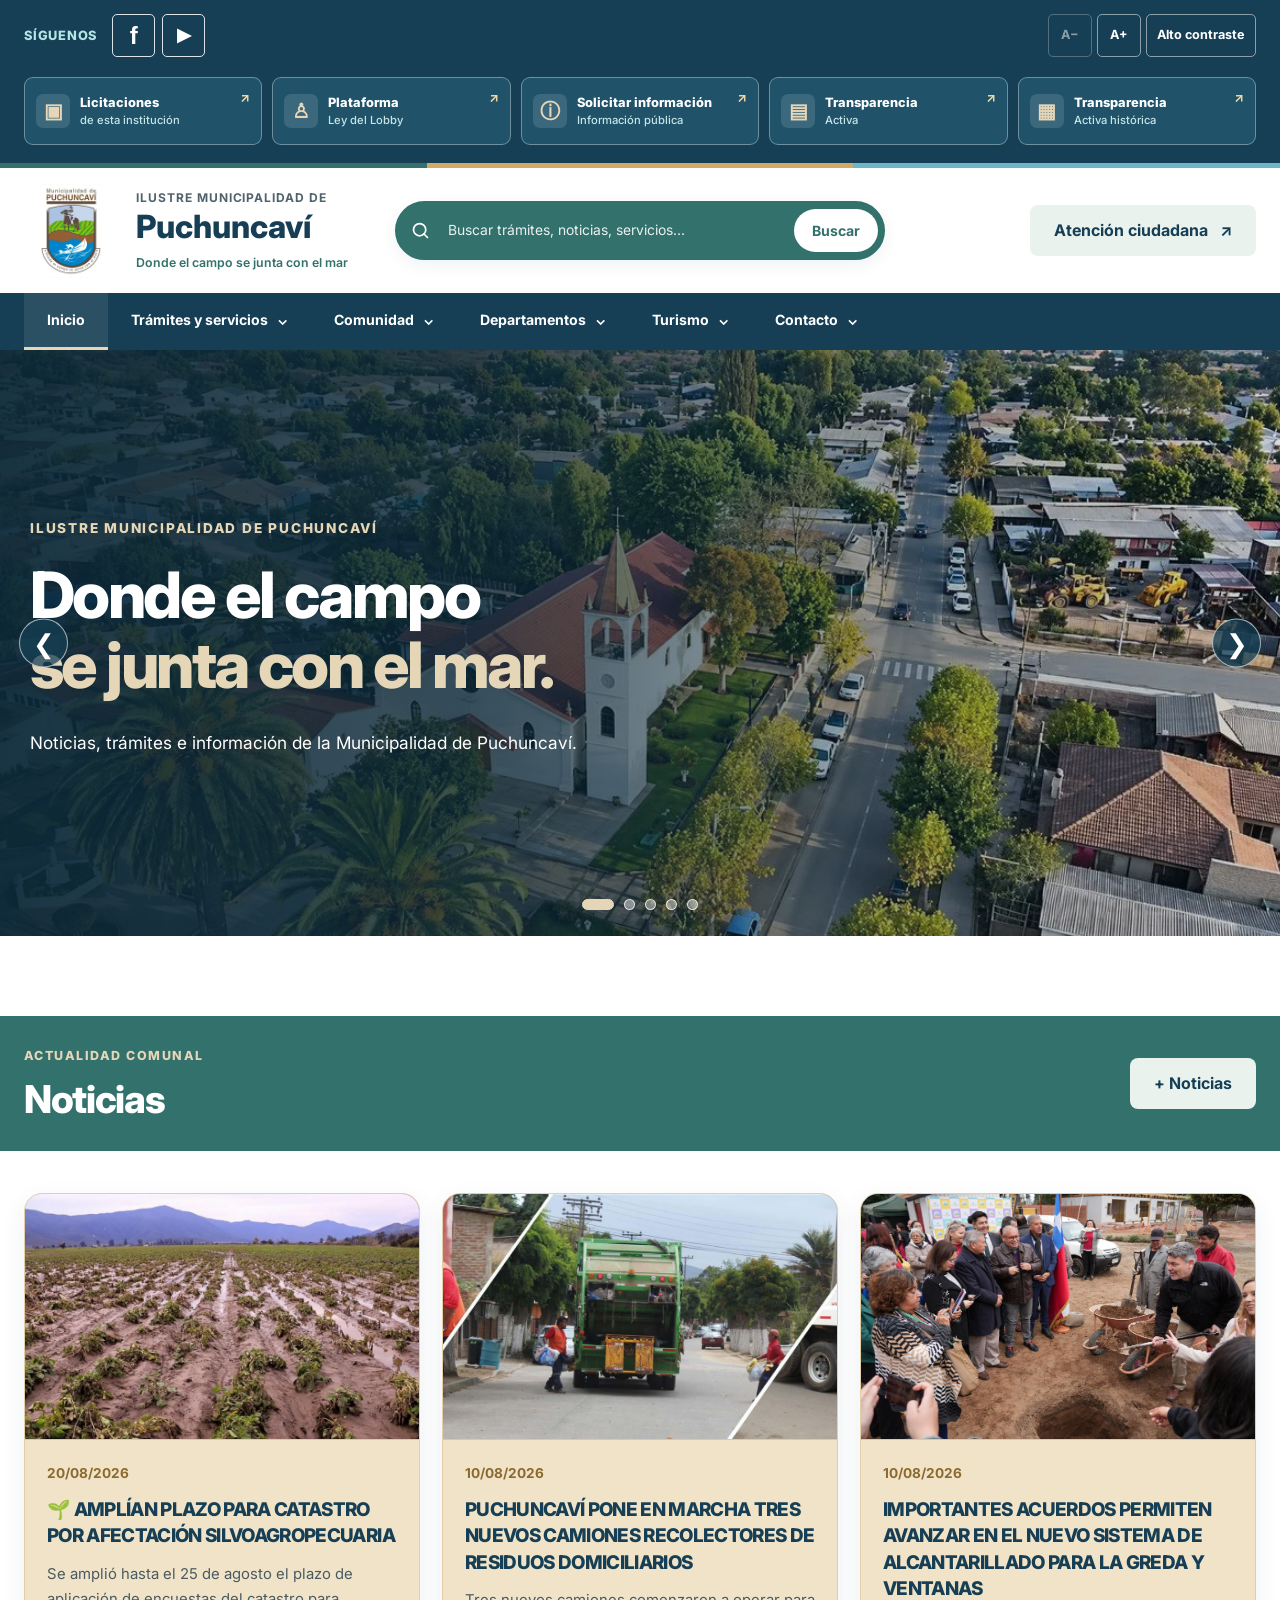
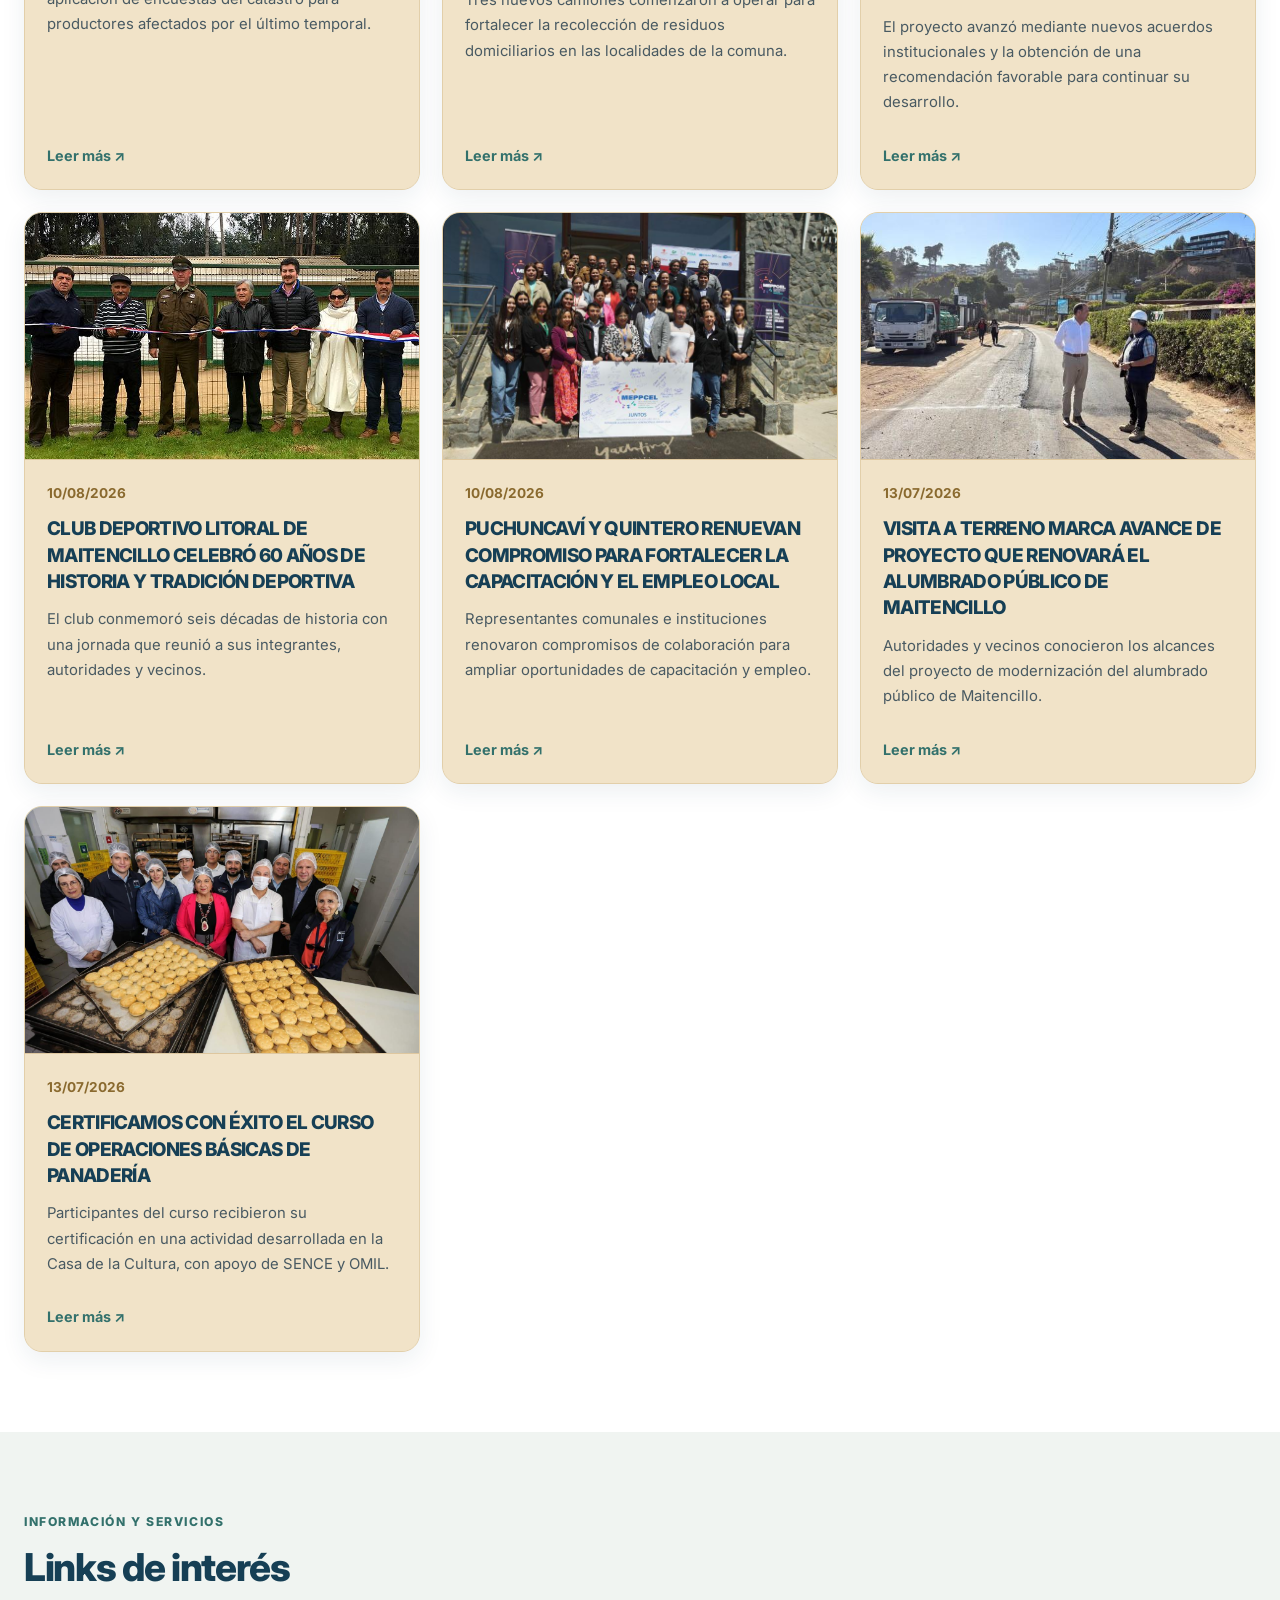
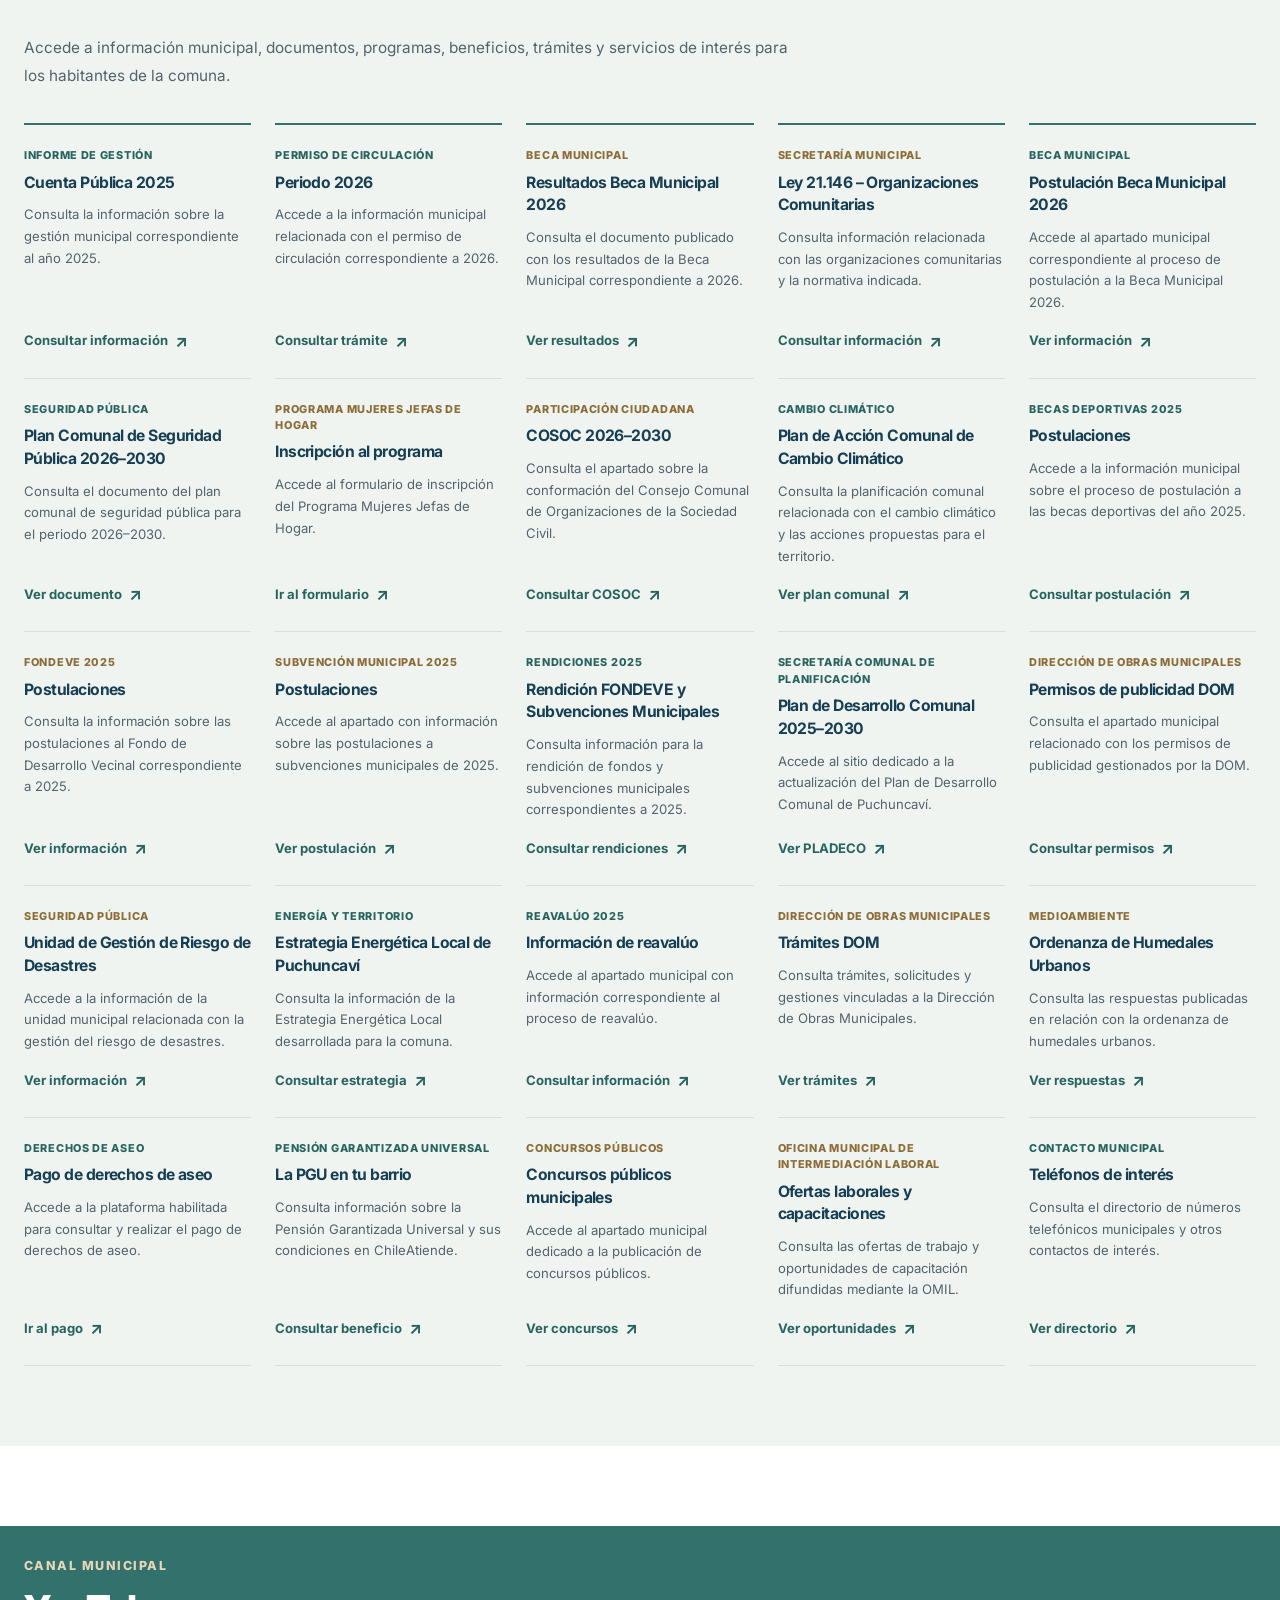
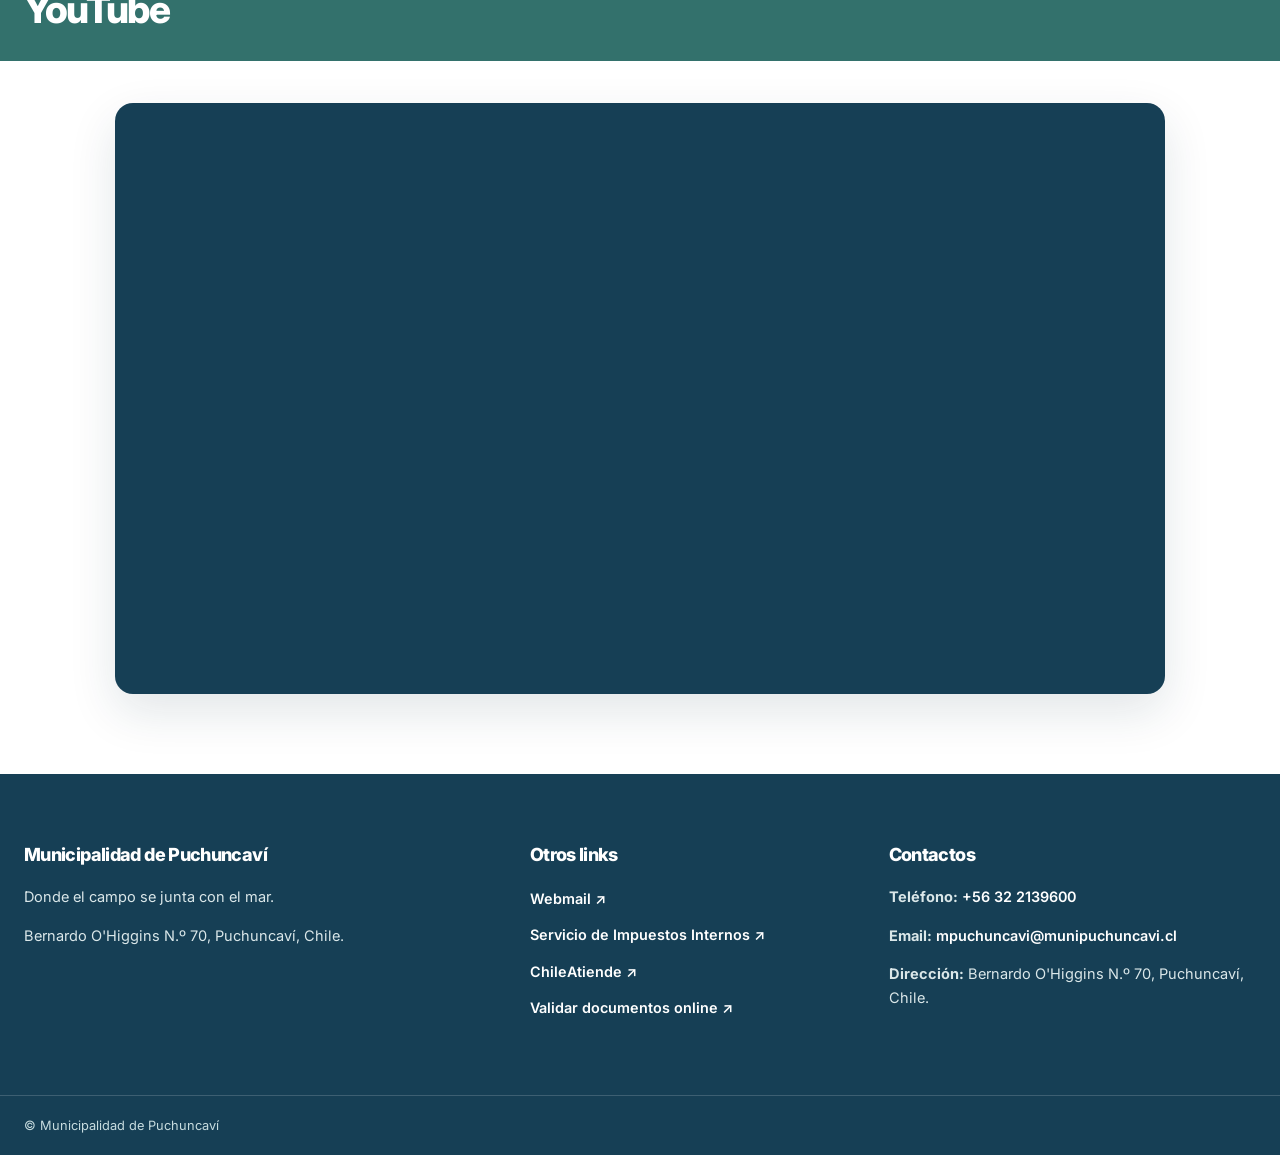
<file: index.html>
<!DOCTYPE html>

<html lang="es-CL">
<head>
<meta charset="utf-8"/>
<meta content="width=device-width, initial-scale=1.0" name="viewport"/>
<meta content="#163f55" name="theme-color"/>
<meta content="Noticias, trámites, servicios e información de la Municipalidad de Puchuncaví." name="description"/>
<title>Municipalidad de Puchuncaví | Inicio</title>
<link href="https://fonts.googleapis.com" rel="preconnect"/>
<link crossorigin="" href="https://fonts.gstatic.com" rel="preconnect"/>
<link href="https://fonts.googleapis.com/css2?family=Inter:wght@400;500;600;700;800&amp;display=swap" rel="stylesheet"/>
<!-- La primera fotografía del carrusel se solicita con prioridad. -->
<link as="image" fetchpriority="high" href="assets/imagenes/portada/hero-puchuncavi-pantalla.webp" imagesizes="100vw" imagesrcset="assets/imagenes/portada/hero-puchuncavi-movil.webp 640w, assets/imagenes/portada/hero-puchuncavi-pantalla.webp 1200w" rel="preload"/>
<link href="css/estilos.css" rel="stylesheet"/>
<script defer="" src="js/main.js"></script>
</head>
<body class="pagina-inicio">
<a class="saltar-contenido" href="#contenido-principal">
    Saltar al contenido principal
  </a>
<!-- =============================================
       CABECERA MUNICIPAL
  ============================================= -->
<header class="cabecera">
<div class="barra-superior barra-superior--institucional">
<div class="contenedor barra-superior__contenido">
<div class="barra-superior__redes">
<span class="barra-superior__etiqueta">SÍGUENOS</span>
<nav aria-label="Redes sociales municipales" class="redes-sociales">
<a aria-label="Facebook municipal" class="redes-sociales__enlace" href="https://www.facebook.com/MunicipalidadPuchuncavi" rel="noopener noreferrer" target="_blank">f</a>
<a aria-label="YouTube municipal" class="redes-sociales__enlace redes-sociales__enlace--youtube" href="https://www.youtube.com/channel/UCqsq_ICqY2jT9HgJ0vWUYuw" rel="noopener noreferrer" target="_blank">▶</a>
</nav>
</div>
<nav aria-label="Accesos institucionales" class="enlaces-institucionales"></nav>
<div aria-label="Herramientas de accesibilidad" class="herramientas-accesibilidad" role="group">
<button aria-label="Reducir tamaño del texto" class="herramienta" data-accion="reducir-texto" type="button">A−</button>
<button aria-label="Aumentar tamaño del texto" class="herramienta" data-accion="aumentar-texto" type="button">A+</button>
<button aria-pressed="false" class="herramienta" data-accion="alternar-contraste" type="button">Alto contraste</button>
</div>
</div>
</div>
<div aria-hidden="true" class="franja-identidad">
<span class="franja-identidad__verde"></span>
<span class="franja-identidad__arena"></span>
<span class="franja-identidad__celeste"></span>
</div>
<div class="contenedor cabecera__principal">
<a aria-label="Municipalidad de Puchuncaví, ir al inicio" class="identidad" href="index.html">
<img alt="" class="identidad__logo" height="400" src="assets/imagenes/identidad/logo-puchuncavi.jpg" width="400"/>
<span class="identidad__texto">
<span class="identidad__superior">
            Ilustre Municipalidad de
          </span>
<span class="identidad__nombre">
            Puchuncaví
          </span>
<span class="identidad__descripcion">
            Donde el campo se junta con el mar
          </span>
</span>
</a>
<div class="cabecera__acciones">
<a class="cabecera__contacto boton boton--secundario" href="paginas/contacto.html">
          Atención ciudadana
          <span aria-hidden="true">↗</span>
</a>
<button aria-controls="menu-principal" aria-expanded="false" aria-label="Abrir menú de navegación" class="boton-menu" type="button">
<span class="boton-menu__linea"></span>
<span class="boton-menu__linea"></span>
<span class="boton-menu__linea"></span>
</button>
</div>
</div>
<nav aria-label="Navegación principal" class="navegacion" id="menu-principal">
<div class="contenedor">
<ul class="navegacion__lista">
<li class="navegacion__item">
<a aria-current="page" class="navegacion__enlace" href="index.html">
              Inicio
            </a>
</li>
<li class="navegacion__item">
<a class="navegacion__enlace" href="paginas/tramites.html">
              Trámites y servicios
            </a>
</li>
<li class="navegacion__item">
<a class="navegacion__enlace" href="paginas/desarrollo-comunitario.html">
              Comunidad
            </a>
</li>
<li class="navegacion__item">
<a class="navegacion__enlace" href="paginas/departamentos.html">
              Departamentos
            </a>
</li>
<li class="navegacion__item">
<a class="navegacion__enlace" href="paginas/turismo.html">
              Turismo
            </a>
</li>
<li class="navegacion__item">
<a class="navegacion__enlace" href="paginas/contacto.html">
              Contacto
            </a>
</li>
</ul>
</div>
</nav>
</header>
<main id="contenido-principal">
<!-- =============================================
         SLIDER PRINCIPAL

         OCUPA EL LUGAR DE LA ANTIGUA PORTADA.
         1 IMAGEN DE LA IGLESIA + 4 NOTICIAS.
    ============================================= -->
<section aria-label="Portada y noticias destacadas de Puchuncaví" aria-roledescription="carrusel" class="hero hero--fotografia portada-carrusel" id="portada-carrusel">
<div class="portada-carrusel__ventana">
<div class="portada-carrusel__pista" id="pista-portada">
<!-- =====================================
               SLIDE 1: PORTADA ORIGINAL
          ===================================== -->
<article aria-label="1 de 5" aria-roledescription="diapositiva" class="portada-carrusel__slide portada-carrusel__slide--inicio">
<img alt="" class="portada-carrusel__foto" decoding="async" fetchpriority="high" height="534" sizes="100vw" src="assets/imagenes/portada/hero-puchuncavi.jpg" srcset="assets/imagenes/portada/hero-puchuncavi-movil.webp 640w, assets/imagenes/portada/hero-puchuncavi-pantalla.webp 1200w" width="1200"/>
<div class="portada-carrusel__interior">
<div class="portada-carrusel__contenido">
<p class="portada-carrusel__etiqueta">
                  Ilustre Municipalidad de Puchuncaví
                </p>
<h1 class="portada-carrusel__titulo">
                  Donde el campo
                  <span>se junta con el mar.</span>
</h1>
<p class="portada-carrusel__descripcion">
                  Noticias, trámites e información
                  de la Municipalidad de Puchuncaví.
                </p>
</div>
</div>
</article>
<!-- =====================================
               SLIDE 2: DOS NUEVAS AMBULANCIAS
          ===================================== -->
<article aria-label="2 de 5" aria-roledescription="diapositiva" class="portada-carrusel__slide portada-carrusel__slide--noticia">
<img alt="" class="portada-carrusel__foto" decoding="async" height="510" loading="lazy" sizes="100vw" src="assets/imagenes/slider/slider-1.jpg" srcset="assets/imagenes/slider/slider-1-movil.webp 640w, assets/imagenes/slider/slider-1-pantalla.webp 680w" width="680"/>
<div class="portada-carrusel__interior">
<div class="portada-carrusel__contenido">
<p class="portada-carrusel__etiqueta">
                  Salud comunal
                </p>
<h2 class="portada-carrusel__titulo">
                  Dos nuevas ambulancias
                  para Puchuncaví
                </h2>
<p class="portada-carrusel__descripcion">
                  El Concejo Municipal aprobó la adjudicación
                  de dos nuevas ambulancias para fortalecer
                  la atención de emergencias en la comuna.
                </p>
<a class="portada-carrusel__enlace" href="https://munipuchuncavi.cl/2.0/sitio10/news-seguimos-fortaleciendo-la-2192.html" rel="noopener noreferrer" target="_blank">
                  Ver información
                  <span aria-hidden="true">↗</span>
</a>
</div>
</div>
</article>
<!-- =====================================
               SLIDE 3: CIRCUITO CICLISTA
          ===================================== -->
<article aria-label="3 de 5" aria-roledescription="diapositiva" class="portada-carrusel__slide portada-carrusel__slide--noticia">
<img alt="" class="portada-carrusel__foto" decoding="async" height="756" loading="lazy" sizes="100vw" src="assets/imagenes/slider/slider-2.jpg" srcset="assets/imagenes/slider/slider-2-movil.webp 640w, assets/imagenes/slider/slider-2-pantalla.webp 1029w" width="1029"/>
<div class="portada-carrusel__interior">
<div class="portada-carrusel__contenido">
<p class="portada-carrusel__etiqueta">
                  Deporte y comunidad
                </p>
<h2 class="portada-carrusel__titulo">
                  Circuito Ciclista
                  Puchuncaví–Los Maitenes
                </h2>
<p class="portada-carrusel__descripcion">
                  La segunda edición del circuito reunió
                  a ciclistas de distintas comunas en
                  una jornada deportiva y familiar.
                </p>
<a class="portada-carrusel__enlace" href="https://munipuchuncavi.cl/2.0/sitio10/news-exitosa-segunda-versin-2162.html" rel="noopener noreferrer" target="_blank">
                  Leer noticia
                  <span aria-hidden="true">↗</span>
</a>
</div>
</div>
</article>
<!-- =====================================
               SLIDE 4: CRUZ DE MAYO EN HORCÓN
          ===================================== -->
<article aria-label="4 de 5" aria-roledescription="diapositiva" class="portada-carrusel__slide portada-carrusel__slide--noticia">
<img alt="" class="portada-carrusel__foto" decoding="async" height="620" loading="lazy" sizes="100vw" src="assets/imagenes/slider/slider-3.jpg" srcset="assets/imagenes/slider/slider-3-movil.webp 640w, assets/imagenes/slider/slider-3-pantalla.webp 820w" width="820"/>
<div class="portada-carrusel__interior">
<div class="portada-carrusel__contenido">
<p class="portada-carrusel__etiqueta">
                  Cultura y patrimonio
                </p>
<h2 class="portada-carrusel__titulo">
                  Celebración de la
                  Cruz de Mayo en Horcón
                </h2>
<p class="portada-carrusel__descripcion">
                  La comunidad celebró esta tradicional
                  festividad junto a bailes religiosos,
                  familias y visitantes, poniendo en valor
                  su patrimonio cultural.
                </p>
<a class="portada-carrusel__enlace" href="https://munipuchuncavi.cl/2.0/sitio10/news-exitosa-celebracin-de-2161.html" rel="noopener noreferrer" target="_blank">
                  Leer noticia
                  <span aria-hidden="true">↗</span>
</a>
</div>
</div>
</article>
<!-- =====================================
               SLIDE 5: EMPRENDIMIENTO
          ===================================== -->
<article aria-label="5 de 5" aria-roledescription="diapositiva" class="portada-carrusel__slide portada-carrusel__slide--noticia">
<img alt="" class="portada-carrusel__foto" decoding="async" height="1125" loading="lazy" sizes="100vw" src="assets/imagenes/slider/slider-4.jpg" srcset="assets/imagenes/slider/slider-4-movil.webp 640w, assets/imagenes/slider/slider-4-pantalla.webp 1280w" width="2000"/>
<div class="portada-carrusel__interior">
<div class="portada-carrusel__contenido">
<p class="portada-carrusel__etiqueta">
                  Desarrollo económico local
                </p>
<h2 class="portada-carrusel__titulo">
                  Más de 150 emprendedores
                  participaron en taller
                  de formalización
                </h2>
<p class="portada-carrusel__descripcion">
                  Emprendedores de la comuna participaron
                  en una jornada para conocer herramientas
                  y oportunidades de apoyo a sus negocios.
                </p>
<a class="portada-carrusel__enlace" href="https://munipuchuncavi.cl/2.0/sitio10/news-ms-de-emprendedores-2159.html" rel="noopener noreferrer" target="_blank">
                  Leer noticia
                  <span aria-hidden="true">↗</span>
</a>
</div>
</div>
</article>
</div>
</div>
<!-- FLECHA IZQUIERDA -->
<button aria-controls="pista-portada" aria-label="Ver imagen anterior" class="portada-carrusel__flecha portada-carrusel__flecha--izquierda" type="button">
        ❮
      </button>
<!-- FLECHA DERECHA -->
<button aria-controls="pista-portada" aria-label="Ver imagen siguiente" class="portada-carrusel__flecha portada-carrusel__flecha--derecha" type="button">
        ❯
      </button>
<!-- INDICADORES -->
<div aria-label="Seleccionar diapositiva" class="portada-carrusel__indicadores" role="group">
<button aria-label="Ver portada de Puchuncaví" aria-pressed="true" class="portada-carrusel__indicador activo" type="button"></button>
<button aria-label="Ver noticia de ambulancias" aria-pressed="false" class="portada-carrusel__indicador" type="button"></button>
<button aria-label="Ver noticia del circuito ciclista" aria-pressed="false" class="portada-carrusel__indicador" type="button"></button>
<button aria-label="Ver noticia de la Cruz de Mayo" aria-pressed="false" class="portada-carrusel__indicador" type="button"></button>
<button aria-label="Ver noticia de emprendedores" aria-pressed="false" class="portada-carrusel__indicador" type="button"></button>
</div>
</section>
<!-- =============================================
         NOTICIAS MUNICIPALES
         SE MANTIENEN LAS SIETE NOTICIAS
         CON FOTOGRAFÍAS Y FONDO ARENA
    ============================================= -->
<section aria-labelledby="titulo-noticias" class="seccion seccion--noticias" id="noticias">
<div class="contenedor">
<div class="seccion__encabezado">
<div>
<p class="etiqueta etiqueta--verde">
              Actualidad comunal
            </p>
<h2 id="titulo-noticias">
              Noticias
            </h2>
</div>
<a aria-label="Ver todas las noticias de Puchuncaví" class="boton boton--secundario boton-mas-noticias" href="paginas/noticias.html">+ Noticias</a></div>
<div aria-live="polite" class="cuadricula cuadricula--tres" id="listado-noticias">
<p>Cargando publicaciones municipales...</p>
</div>
</div>
</section>
<!-- =============================================
         LINKS DE INTERÉS - 25 ENLACES
         MANTENEMOS LAS CINCO COLUMNAS
    ============================================= -->
<section aria-labelledby="titulo-enlaces" class="seccion seccion--categorias" id="enlaces-interes">
<div class="contenedor">
<div class="seccion__encabezado">
<div>
<p class="etiqueta etiqueta--verde">
              Información y servicios
            </p>
<h2 id="titulo-enlaces">
              Links de interés
            </h2>
</div>
</div>
<p class="interes-introduccion">
          Accede a información municipal,
          documentos, programas, beneficios,
          trámites y servicios de interés para
          los habitantes de la comuna.
        </p>
<div class="interes-listado">
<!-- 01 -->
<article class="interes-elemento">
<p class="interes-elemento__categoria">
              Informe de gestión
            </p>
<h3>Cuenta Pública 2025</h3>
<p class="interes-elemento__descripcion">
              Consulta la información sobre la gestión
              municipal correspondiente al año 2025.
            </p>
<a class="interes-elemento__enlace" href="https://www.munipuchuncavi.cl/2.0/sitio10/cuentapublica2025.php" rel="noopener noreferrer" target="_blank">
              Consultar información
              <span aria-hidden="true" class="interes-elemento__flecha">↗</span>
</a>
</article>
<!-- 02 -->
<article class="interes-elemento">
<p class="interes-elemento__categoria">
              Permiso de circulación
            </p>
<h3>Periodo 2026</h3>
<p class="interes-elemento__descripcion">
              Accede a la información municipal relacionada
              con el permiso de circulación correspondiente a 2026.
            </p>
<a class="interes-elemento__enlace" href="https://www.munipuchuncavi.cl/2.0/sitio10/circulacion.php" rel="noopener noreferrer" target="_blank">
              Consultar trámite
              <span aria-hidden="true" class="interes-elemento__flecha">↗</span>
</a>
</article>
<!-- 03 -->
<article class="interes-elemento">
<p class="interes-elemento__categoria">
              Beca municipal
            </p>
<h3>Resultados Beca Municipal 2026</h3>
<p class="interes-elemento__descripcion">
              Consulta el documento publicado con los resultados
              de la Beca Municipal correspondiente a 2026.
            </p>
<a class="interes-elemento__enlace" href="https://www.munipuchuncavi.cl/2.0/sitio10/pdf/becas2026/resultados2026.pdf" rel="noopener noreferrer" target="_blank">
              Ver resultados
              <span aria-hidden="true" class="interes-elemento__flecha">↗</span>
</a>
</article>
<!-- 04 -->
<article class="interes-elemento">
<p class="interes-elemento__categoria">
              Secretaría Municipal
            </p>
<h3>Ley 21.146 – Organizaciones Comunitarias</h3>
<p class="interes-elemento__descripcion">
              Consulta información relacionada con las
              organizaciones comunitarias y la normativa indicada.
            </p>
<a class="interes-elemento__enlace" href="https://www.munipuchuncavi.cl/2.0/sitio10/organizaciones.php" rel="noopener noreferrer" target="_blank">
              Consultar información
              <span aria-hidden="true" class="interes-elemento__flecha">↗</span>
</a>
</article>
<!-- 05 -->
<article class="interes-elemento">
<p class="interes-elemento__categoria">
              Beca municipal
            </p>
<h3>Postulación Beca Municipal 2026</h3>
<p class="interes-elemento__descripcion">
              Accede al apartado municipal correspondiente
              al proceso de postulación a la Beca Municipal 2026.
            </p>
<a class="interes-elemento__enlace" href="https://www.munipuchuncavi.cl/2.0/sitio10/becas2026.php" rel="noopener noreferrer" target="_blank">
              Ver información
              <span aria-hidden="true" class="interes-elemento__flecha">↗</span>
</a>
</article>
<!-- 06 -->
<article class="interes-elemento">
<p class="interes-elemento__categoria">
              Seguridad Pública
            </p>
<h3>Plan Comunal de Seguridad Pública 2026–2030</h3>
<p class="interes-elemento__descripcion">
              Consulta el documento del plan comunal de
              seguridad pública para el periodo 2026–2030.
            </p>
<a class="interes-elemento__enlace" href="https://www.munipuchuncavi.cl/2.0/sitio10/pdf/seguridad/planseguridad2026.pdf" rel="noopener noreferrer" target="_blank">
              Ver documento
              <span aria-hidden="true" class="interes-elemento__flecha">↗</span>
</a>
</article>
<!-- 07 -->
<article class="interes-elemento">
<p class="interes-elemento__categoria">
              Programa Mujeres Jefas de Hogar
            </p>
<h3>Inscripción al programa</h3>
<p class="interes-elemento__descripcion">
              Accede al formulario de inscripción del
              Programa Mujeres Jefas de Hogar.
            </p>
<a class="interes-elemento__enlace" href="https://docs.google.com/forms/d/e/1FAIpQLScBFF8CBAYiVowmYoDSUAKz2NNEIRcV3tyaVSKTFt1doFYdvQ/viewform?usp=dialog" rel="noopener noreferrer" target="_blank">
              Ir al formulario
              <span aria-hidden="true" class="interes-elemento__flecha">↗</span>
</a>
</article>
<!-- 08 -->
<article class="interes-elemento">
<p class="interes-elemento__categoria">
              Participación ciudadana
            </p>
<h3>COSOC 2026–2030</h3>
<p class="interes-elemento__descripcion">
              Consulta el apartado sobre la conformación
              del Consejo Comunal de Organizaciones
              de la Sociedad Civil.
            </p>
<a class="interes-elemento__enlace" href="https://www.munipuchuncavi.cl/2.0/sitio10/cosoc2026.php" rel="noopener noreferrer" target="_blank">
              Consultar COSOC
              <span aria-hidden="true" class="interes-elemento__flecha">↗</span>
</a>
</article>
<!-- 09 -->
<article class="interes-elemento">
<p class="interes-elemento__categoria">
              Cambio climático
            </p>
<h3>Plan de Acción Comunal de Cambio Climático</h3>
<p class="interes-elemento__descripcion">
              Consulta la planificación comunal relacionada
              con el cambio climático y las acciones
              propuestas para el territorio.
            </p>
<a class="interes-elemento__enlace" href="https://www.munipuchuncavi.cl/2.0/sitio10/cambioclimatico2026.php" rel="noopener noreferrer" target="_blank">
              Ver plan comunal
              <span aria-hidden="true" class="interes-elemento__flecha">↗</span>
</a>
</article>
<!-- 10 -->
<article class="interes-elemento">
<p class="interes-elemento__categoria">
              Becas deportivas 2025
            </p>
<h3>Postulaciones</h3>
<p class="interes-elemento__descripcion">
              Accede a la información municipal sobre el
              proceso de postulación a las becas deportivas
              del año 2025.
            </p>
<a class="interes-elemento__enlace" href="https://www.munipuchuncavi.cl/2.0/sitio10/becadeportiva2025.php" rel="noopener noreferrer" target="_blank">
              Consultar postulación
              <span aria-hidden="true" class="interes-elemento__flecha">↗</span>
</a>
</article>
<!-- 11 -->
<article class="interes-elemento">
<p class="interes-elemento__categoria">
              FONDEVE 2025
            </p>
<h3>Postulaciones</h3>
<p class="interes-elemento__descripcion">
              Consulta la información sobre las postulaciones
              al Fondo de Desarrollo Vecinal correspondiente a 2025.
            </p>
<a class="interes-elemento__enlace" href="https://www.munipuchuncavi.cl/2.0/sitio10/fondeve2025.php" rel="noopener noreferrer" target="_blank">
              Ver información
              <span aria-hidden="true" class="interes-elemento__flecha">↗</span>
</a>
</article>
<!-- 12 -->
<article class="interes-elemento">
<p class="interes-elemento__categoria">
              Subvención Municipal 2025
            </p>
<h3>Postulaciones</h3>
<p class="interes-elemento__descripcion">
              Accede al apartado con información sobre
              las postulaciones a subvenciones municipales de 2025.
            </p>
<a class="interes-elemento__enlace" href="https://www.munipuchuncavi.cl/2.0/sitio10/submuni2025.php" rel="noopener noreferrer" target="_blank">
              Ver postulación
              <span aria-hidden="true" class="interes-elemento__flecha">↗</span>
</a>
</article>
<!-- 13 -->
<article class="interes-elemento">
<p class="interes-elemento__categoria">
              Rendiciones 2025
            </p>
<h3>Rendición FONDEVE y Subvenciones Municipales</h3>
<p class="interes-elemento__descripcion">
              Consulta información para la rendición de fondos
              y subvenciones municipales correspondientes a 2025.
            </p>
<a class="interes-elemento__enlace" href="https://www.munipuchuncavi.cl/2.0/sitio10/rendicion2025.php" rel="noopener noreferrer" target="_blank">
              Consultar rendiciones
              <span aria-hidden="true" class="interes-elemento__flecha">↗</span>
</a>
</article>
<!-- 14 -->
<article class="interes-elemento">
<p class="interes-elemento__categoria">
              Secretaría Comunal de Planificación
            </p>
<h3>Plan de Desarrollo Comunal 2025–2030</h3>
<p class="interes-elemento__descripcion">
              Accede al sitio dedicado a la actualización
              del Plan de Desarrollo Comunal de Puchuncaví.
            </p>
<a class="interes-elemento__enlace" href="https://pladecopuchuncavi.cl/" rel="noopener noreferrer" target="_blank">
              Ver PLADECO
              <span aria-hidden="true" class="interes-elemento__flecha">↗</span>
</a>
</article>
<!-- 15 -->
<article class="interes-elemento">
<p class="interes-elemento__categoria">
              Dirección de Obras Municipales
            </p>
<h3>Permisos de publicidad DOM</h3>
<p class="interes-elemento__descripcion">
              Consulta el apartado municipal relacionado con
              los permisos de publicidad gestionados por la DOM.
            </p>
<a class="interes-elemento__enlace" href="https://www.munipuchuncavi.cl/2.0/sitio10/publicidaddom.php" rel="noopener noreferrer" target="_blank">
              Consultar permisos
              <span aria-hidden="true" class="interes-elemento__flecha">↗</span>
</a>
</article>
<!-- 16 -->
<article class="interes-elemento">
<p class="interes-elemento__categoria">
              Seguridad Pública
            </p>
<h3>Unidad de Gestión de Riesgo de Desastres</h3>
<p class="interes-elemento__descripcion">
              Accede a la información de la unidad municipal
              relacionada con la gestión del riesgo de desastres.
            </p>
<a class="interes-elemento__enlace" href="https://www.munipuchuncavi.cl/2.0/sitio10/citsu.php" rel="noopener noreferrer" target="_blank">
              Ver información
              <span aria-hidden="true" class="interes-elemento__flecha">↗</span>
</a>
</article>
<!-- 17 -->
<article class="interes-elemento">
<p class="interes-elemento__categoria">
              Energía y territorio
            </p>
<h3>Estrategia Energética Local de Puchuncaví</h3>
<p class="interes-elemento__descripcion">
              Consulta la información de la Estrategia
              Energética Local desarrollada para la comuna.
            </p>
<a class="interes-elemento__enlace" href="https://www.munipuchuncavi.cl/2.0/sitio10/eel2024.php" rel="noopener noreferrer" target="_blank">
              Consultar estrategia
              <span aria-hidden="true" class="interes-elemento__flecha">↗</span>
</a>
</article>
<!-- 18 -->
<article class="interes-elemento">
<p class="interes-elemento__categoria">
              Reavalúo 2025
            </p>
<h3>Información de reavalúo</h3>
<p class="interes-elemento__descripcion">
              Accede al apartado municipal con información
              correspondiente al proceso de reavalúo.
            </p>
<a class="interes-elemento__enlace" href="https://www.munipuchuncavi.cl/2.0/sitio10/reavaluo2024.php" rel="noopener noreferrer" target="_blank">
              Consultar información
              <span aria-hidden="true" class="interes-elemento__flecha">↗</span>
</a>
</article>
<!-- 19 -->
<article class="interes-elemento">
<p class="interes-elemento__categoria">
              Dirección de Obras Municipales
            </p>
<h3>Trámites DOM</h3>
<p class="interes-elemento__descripcion">
              Consulta trámites, solicitudes y gestiones
              vinculadas a la Dirección de Obras Municipales.
            </p>
<a class="interes-elemento__enlace" href="https://www.munipuchuncavi.cl/2.0/sitio10/tramitedom.php" rel="noopener noreferrer" target="_blank">
              Ver trámites
              <span aria-hidden="true" class="interes-elemento__flecha">↗</span>
</a>
</article>
<!-- 20 -->
<article class="interes-elemento">
<p class="interes-elemento__categoria">
              Medioambiente
            </p>
<h3>Ordenanza de Humedales Urbanos</h3>
<p class="interes-elemento__descripcion">
              Consulta las respuestas publicadas en relación
              con la ordenanza de humedales urbanos.
            </p>
<a class="interes-elemento__enlace" href="https://www.munipuchuncavi.cl/2.0/sitio10/respuestashumedal2024.php" rel="noopener noreferrer" target="_blank">
              Ver respuestas
              <span aria-hidden="true" class="interes-elemento__flecha">↗</span>
</a>
</article>
<!-- 21 -->
<article class="interes-elemento">
<p class="interes-elemento__categoria">
              Derechos de aseo
            </p>
<h3>Pago de derechos de aseo</h3>
<p class="interes-elemento__descripcion">
              Accede a la plataforma habilitada para consultar
              y realizar el pago de derechos de aseo.
            </p>
<a class="interes-elemento__enlace" href="https://www.sem2.gob.cl/tramites/derechos-de-aseo/69060800/buscar" rel="noopener noreferrer" target="_blank">
              Ir al pago
              <span aria-hidden="true" class="interes-elemento__flecha">↗</span>
</a>
</article>
<!-- 22 -->
<article class="interes-elemento">
<p class="interes-elemento__categoria">
              Pensión Garantizada Universal
            </p>
<h3>La PGU en tu barrio</h3>
<p class="interes-elemento__descripcion">
              Consulta información sobre la Pensión Garantizada
              Universal y sus condiciones en ChileAtiende.
            </p>
<a class="interes-elemento__enlace" href="https://www.chileatiende.gob.cl/fichas/102077-pension-garantizada-universal-pgu" rel="noopener noreferrer" target="_blank">
              Consultar beneficio
              <span aria-hidden="true" class="interes-elemento__flecha">↗</span>
</a>
</article>
<!-- 23 -->
<article class="interes-elemento">
<p class="interes-elemento__categoria">
              Concursos Públicos
            </p>
<h3>Concursos públicos municipales</h3>
<p class="interes-elemento__descripcion">
              Accede al apartado municipal dedicado
              a la publicación de concursos públicos.
            </p>
<a class="interes-elemento__enlace" href="https://www.munipuchuncavi.cl/2.0/sitio10/concursos.php" rel="noopener noreferrer" target="_blank">
              Ver concursos
              <span aria-hidden="true" class="interes-elemento__flecha">↗</span>
</a>
</article>
<!-- 24 -->
<article class="interes-elemento">
<p class="interes-elemento__categoria">
              Oficina Municipal de Intermediación Laboral
            </p>
<h3>Ofertas laborales y capacitaciones</h3>
<p class="interes-elemento__descripcion">
              Consulta las ofertas de trabajo y oportunidades
              de capacitación difundidas mediante la OMIL.
            </p>
<a class="interes-elemento__enlace" href="https://www.munipuchuncavi.cl/2.0/sitio10/ofertas.php" rel="noopener noreferrer" target="_blank">
              Ver oportunidades
              <span aria-hidden="true" class="interes-elemento__flecha">↗</span>
</a>
</article>
<!-- 25 -->
<article class="interes-elemento">
<p class="interes-elemento__categoria">
              Contacto municipal
            </p>
<h3>Teléfonos de interés</h3>
<p class="interes-elemento__descripcion">
              Consulta el directorio de números telefónicos
              municipales y otros contactos de interés.
            </p>
<a class="interes-elemento__enlace" href="https://www.munipuchuncavi.cl/2.0/sitio10/telefonos.php" rel="noopener noreferrer" target="_blank">
              Ver directorio
              <span aria-hidden="true" class="interes-elemento__flecha">↗</span>
</a>
</article>
</div>
</div>
</section>
<!-- =============================================
         YOUTUBE
         FRANJA VERDE CONSERVADA
    ============================================= -->
<section aria-labelledby="titulo-youtube" class="seccion seccion--video">
<div class="contenedor">
<div class="seccion__encabezado">
<div>
<p class="etiqueta etiqueta--azul">
              Canal municipal
            </p>
<h2 id="titulo-youtube">
              YouTube
            </h2>
</div>
</div>
<div class="video-municipal">
<iframe allow="accelerometer; autoplay; clipboard-write; encrypted-media; gyroscope; picture-in-picture; web-share" allowfullscreen="" loading="lazy" referrerpolicy="strict-origin-when-cross-origin" src="https://www.youtube.com/embed/videoseries?list=PLHEt9oBCT7XLHJaVwleQuiAXuWyQip08P" title="Videos de la Municipalidad de Puchuncaví"></iframe>
</div>
</div>
</section>
</main>
<!-- =============================================
       PIE DE PÁGINA
  ============================================= -->
<footer class="pie-pagina">
<div class="contenedor pie-pagina__contenido">
<div class="pie-pagina__identidad">
<h2>Municipalidad de Puchuncaví</h2>
<p>Donde el campo se junta con el mar.</p>
<p>
          Bernardo O'Higgins N.º 70,
          Puchuncaví, Chile.
        </p>
</div>
<div class="pie-pagina__enlaces">
<h2>Otros links</h2>
<ul>
<li>
<a href="https://outlook.com/" rel="noopener noreferrer" target="_blank">Webmail ↗</a>
</li>
<li>
<a href="https://homer.sii.cl/" rel="noopener noreferrer" target="_blank">
              Servicio de Impuestos Internos ↗
            </a>
</li>
<li>
<a href="https://www.chileatiende.gob.cl/" rel="noopener noreferrer" target="_blank">ChileAtiende ↗</a>
</li>
<li>
<a href="https://www.sem.gob.cl/pago/validacion/" rel="noopener noreferrer" target="_blank">
              Validar documentos online ↗
            </a>
</li>
</ul>
</div>
<div class="pie-pagina__atencion">
<h2>Contactos</h2>
<p>
<strong>Teléfono:</strong>
<a href="tel:+56322139600">
            +56 32 2139600
          </a>
</p>
<p>
<strong>Email:</strong>
<a href="mailto:mpuchuncavi@munipuchuncavi.cl">
            mpuchuncavi@munipuchuncavi.cl
          </a>
</p>
<p>
<strong>Dirección:</strong>
          Bernardo O'Higgins N.º 70,
          Puchuncaví, Chile.
        </p>
</div>
</div>
<div class="pie-pagina__inferior">
<div class="contenedor">
<p>© Municipalidad de Puchuncaví</p>
</div>
</div>
</footer>
<!-- =============================================
       FUNCIONAMIENTO DEL SLIDER PRINCIPAL

       Automático cada 5 segundos.
       Flechas y puntos de navegación.
       Pausa al interactuar.
  ============================================= -->
</body>
</html>
</file>
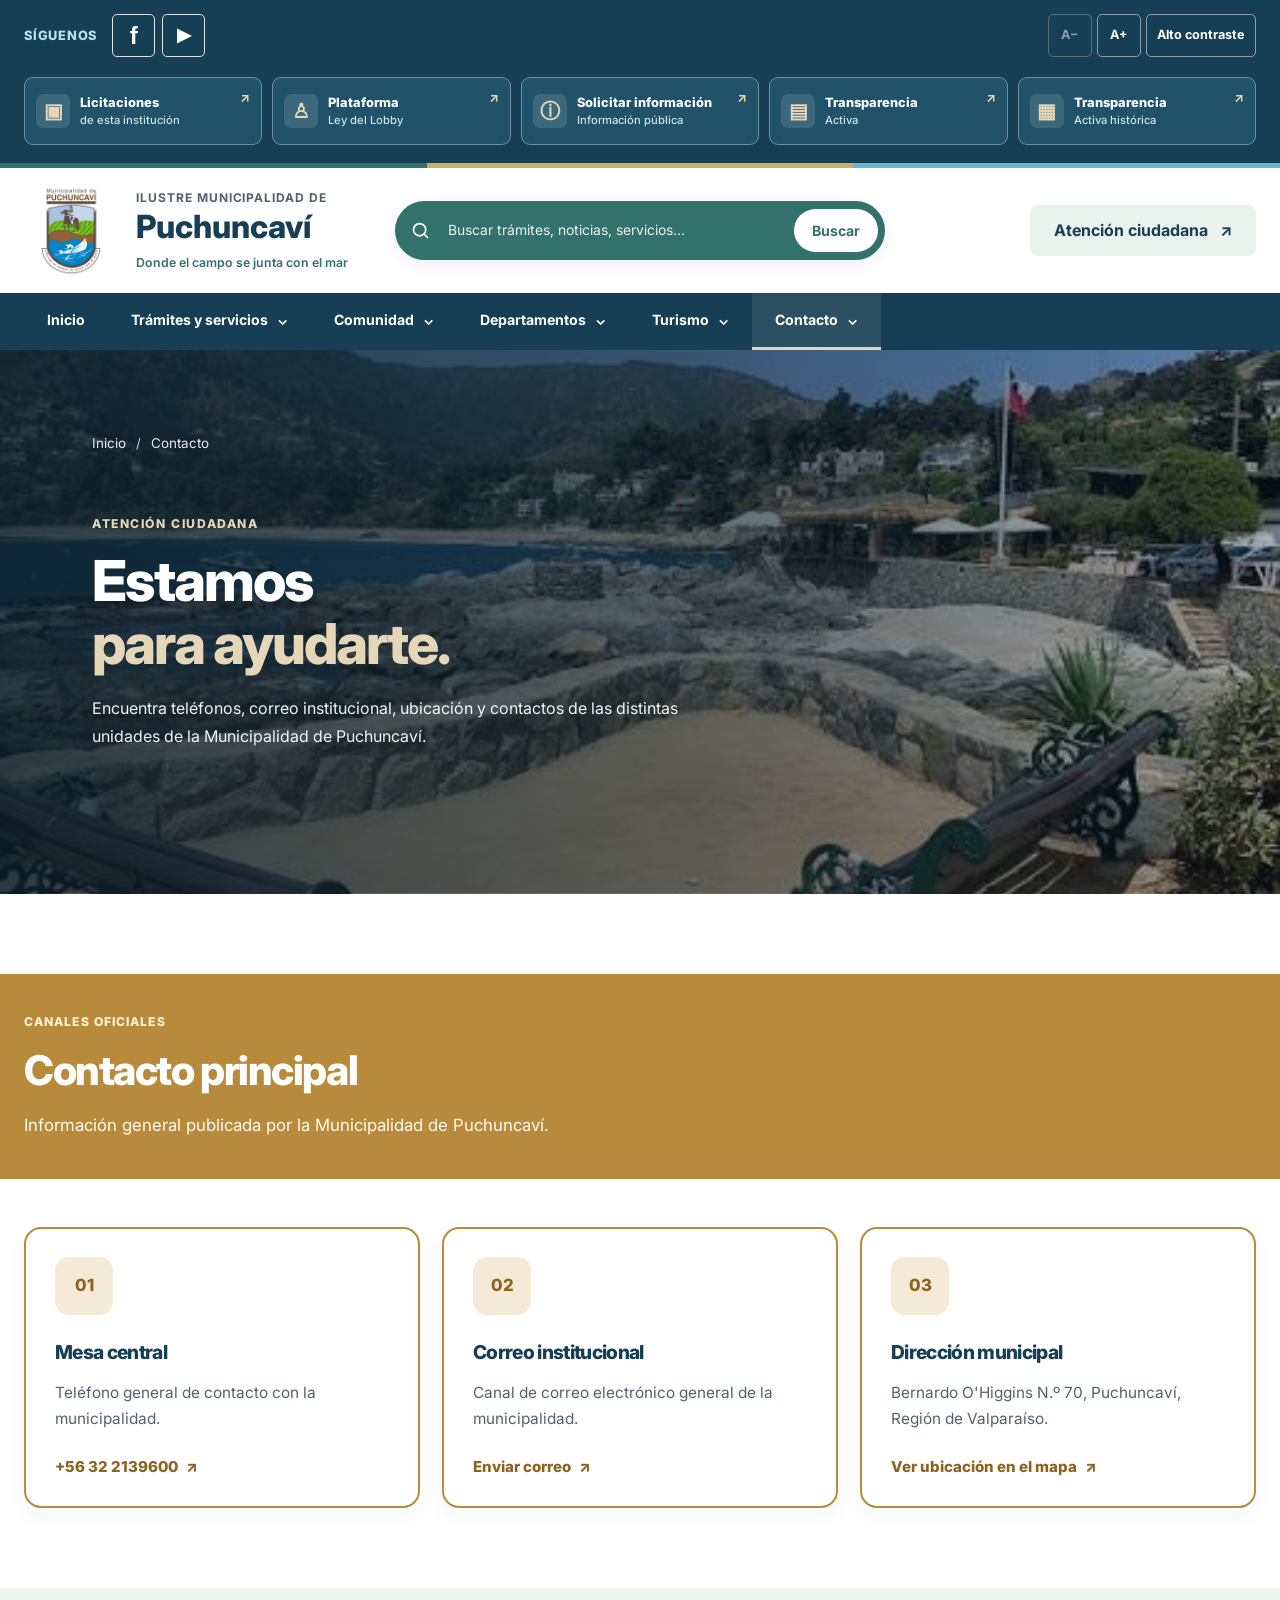
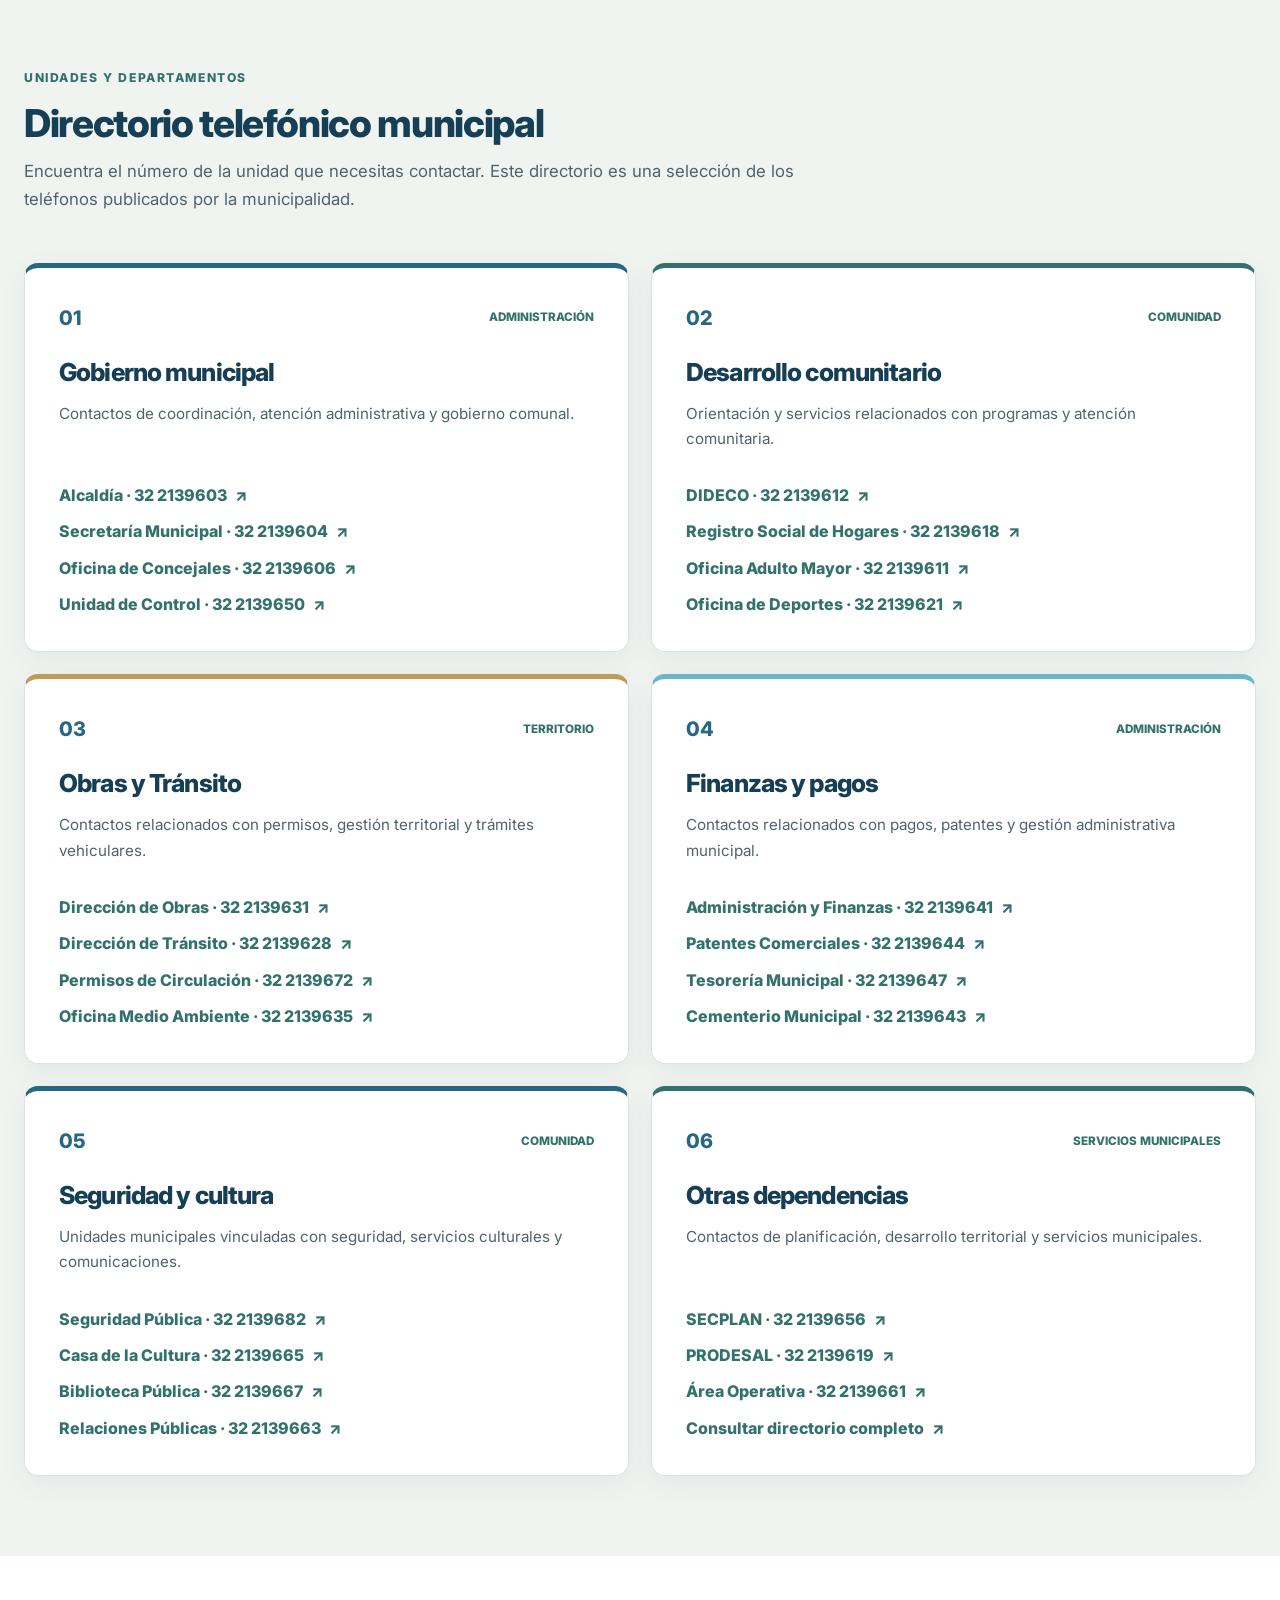
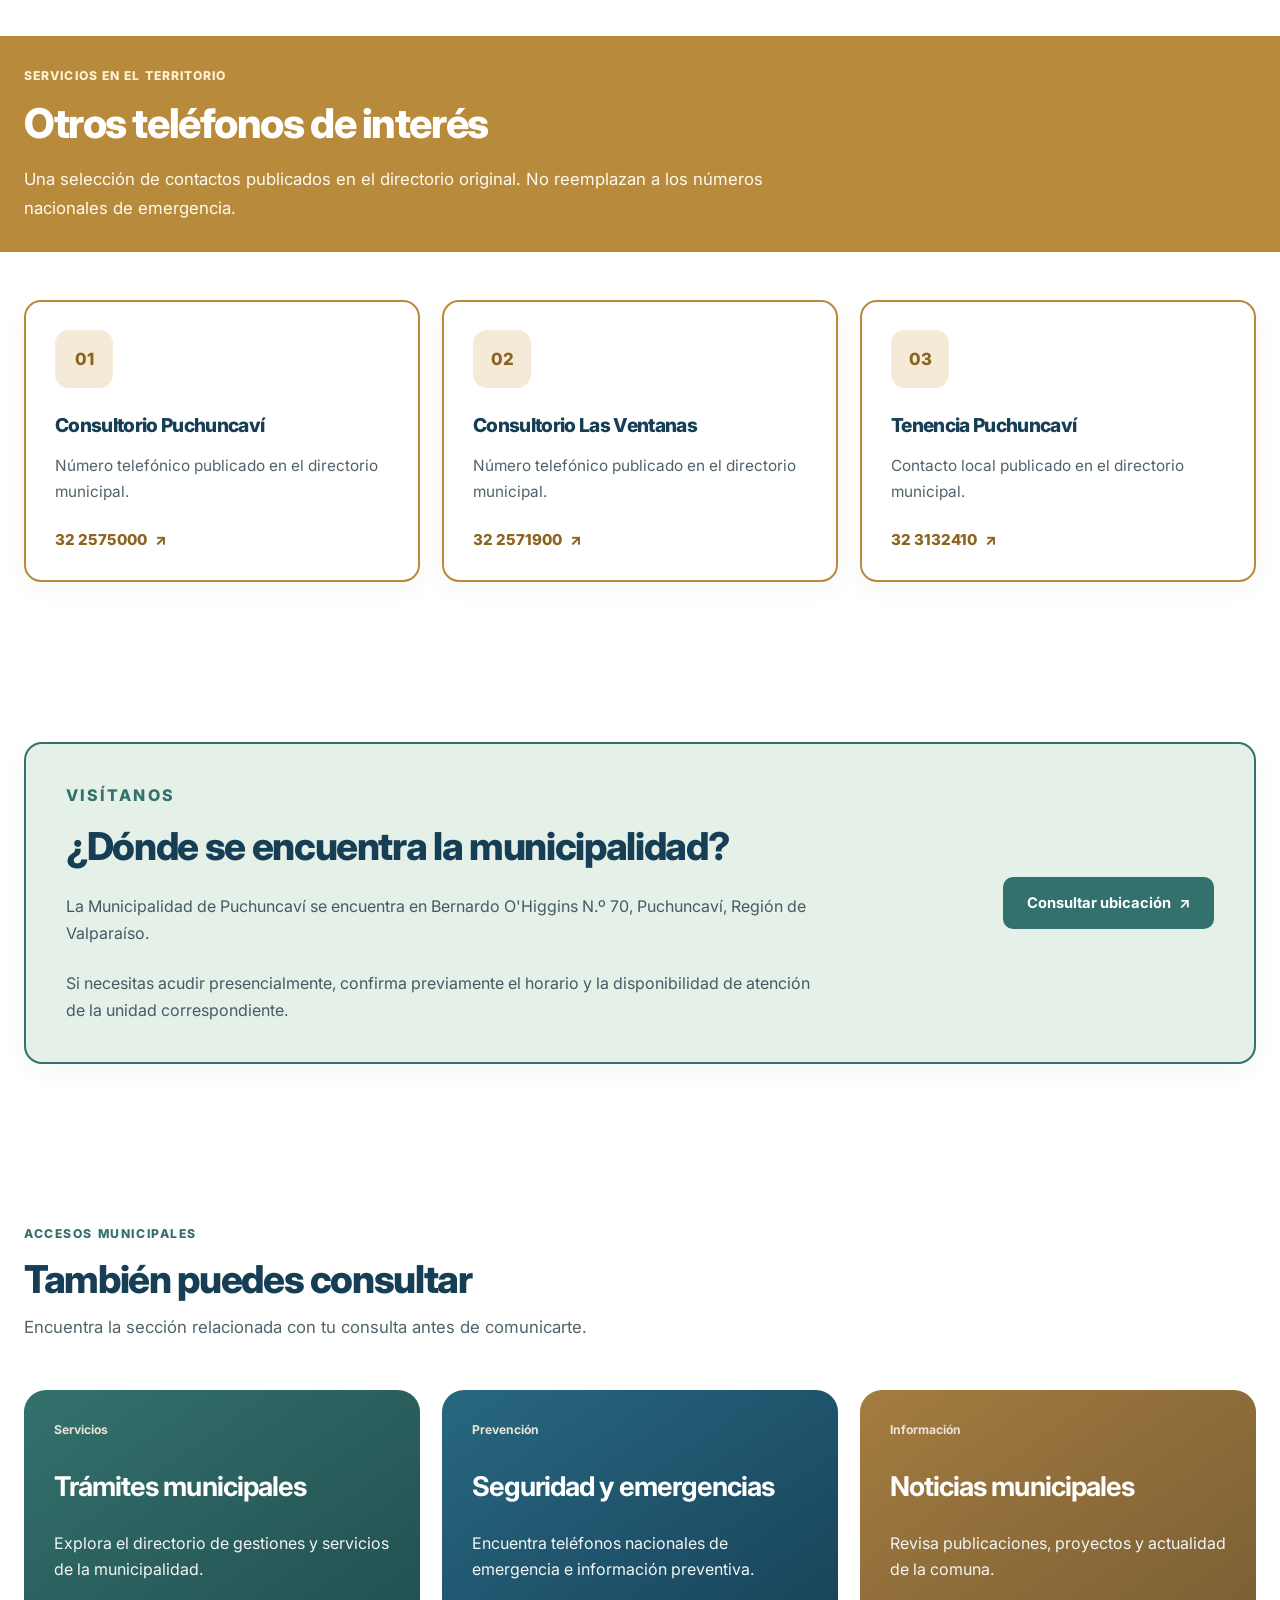
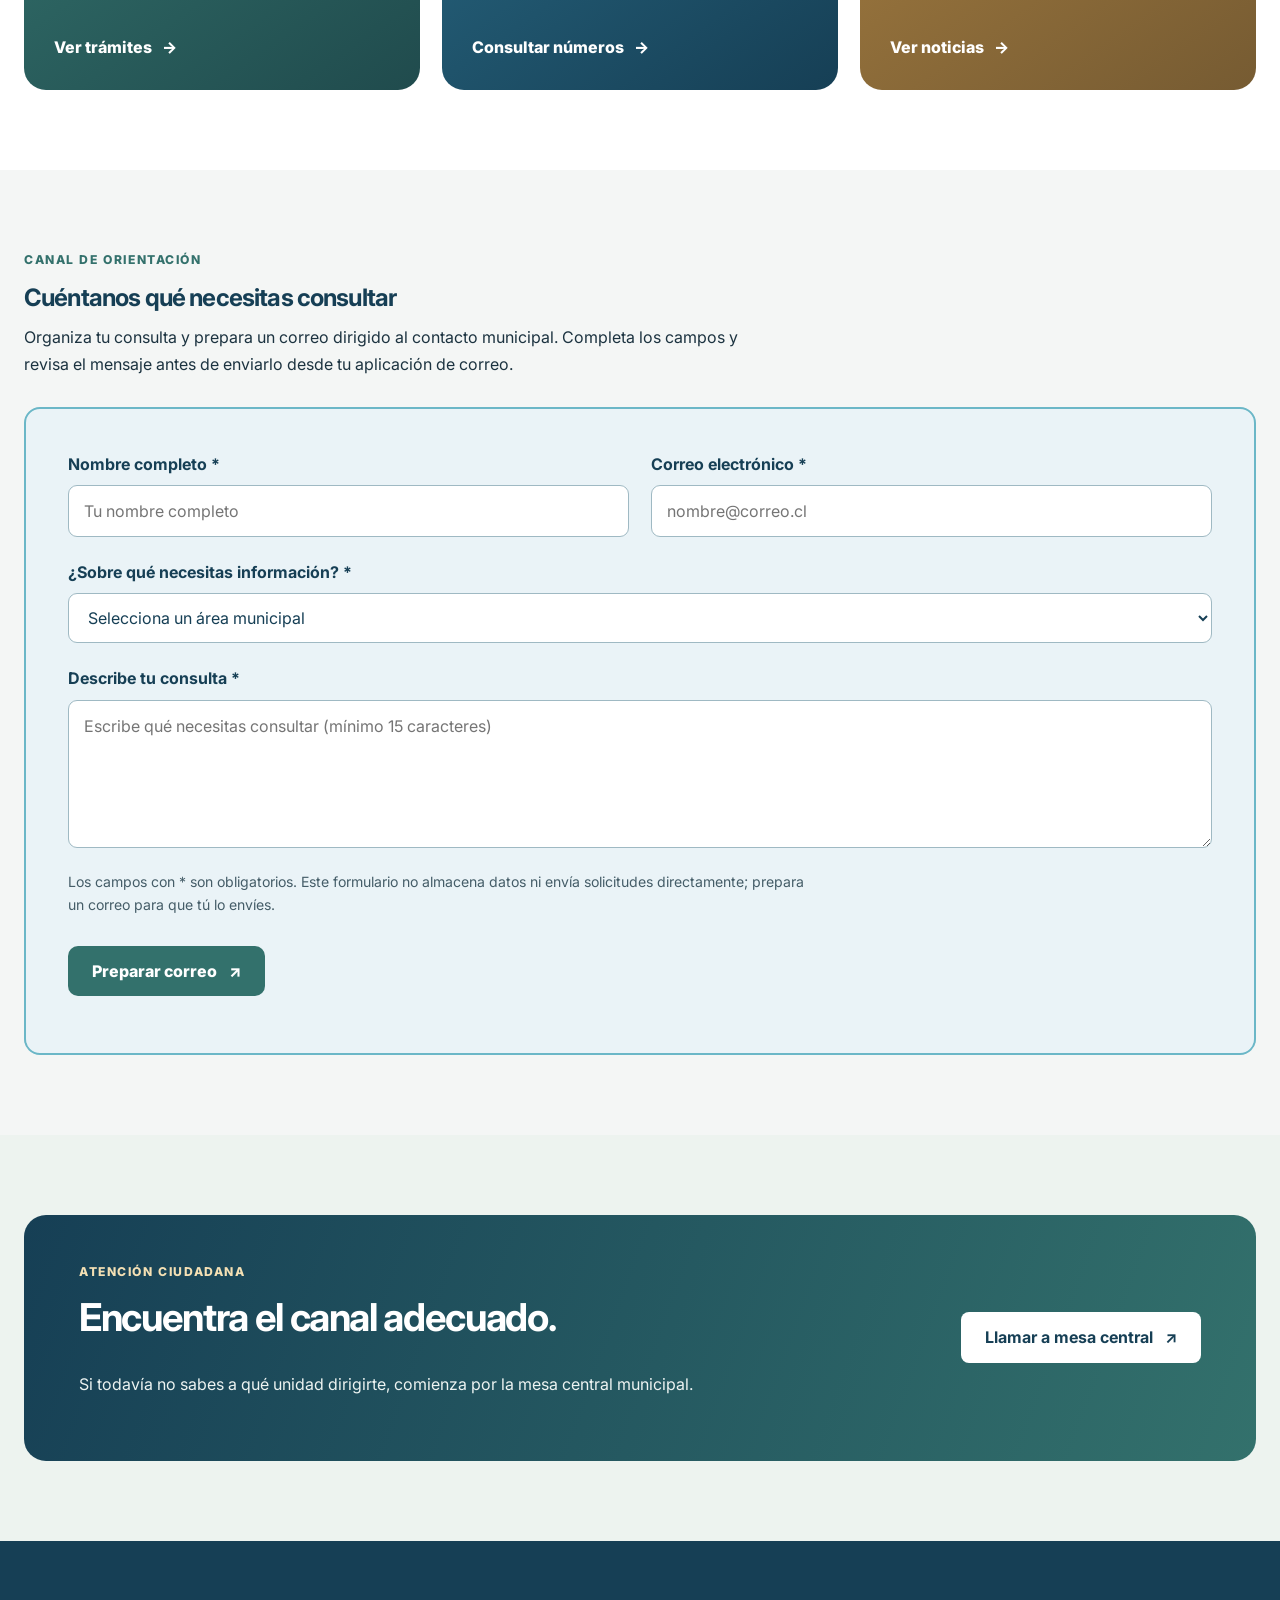
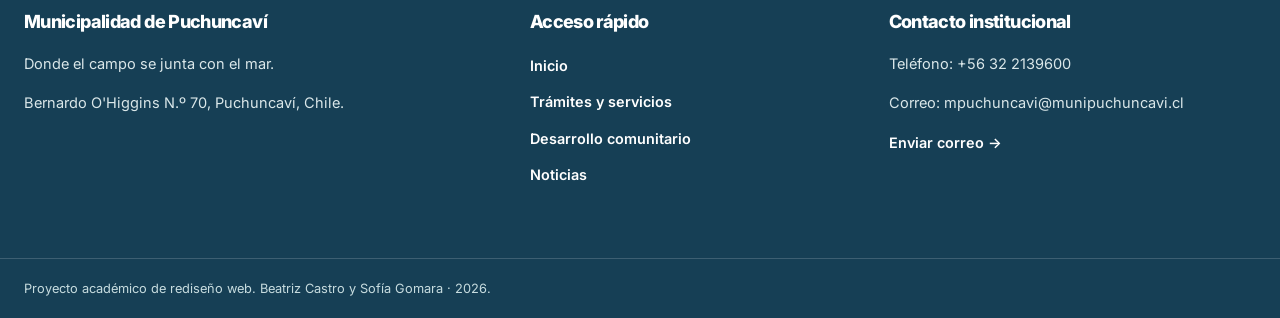
<file: paginas/contacto.html>
<!DOCTYPE html>
<html lang="es-CL">

<head>
  <meta charset="UTF-8">
  <meta name="viewport" content="width=device-width, initial-scale=1.0">

  <meta
    name="description"
    content="Contacto, ubicación y directorio telefónico de las unidades de la Municipalidad de Puchuncaví."
  >
  <meta name="theme-color" content="#163f55">

  <title>Contacto y atención ciudadana | Municipalidad de Puchuncaví</title>

  <link rel="preconnect" href="https://fonts.googleapis.com">
  <link rel="preconnect" href="https://fonts.gstatic.com" crossorigin>
  <link
    href="https://fonts.googleapis.com/css2?family=Inter:wght@400;500;600;700;800&display=swap"
    rel="stylesheet"
  >

  <link rel="stylesheet" href="../css/estilos.css">
  <script src="../js/main.js" defer></script>

</head>

<body class="pagina-interior pagina-contacto">

  <a class="saltar-contenido" href="#contenido-principal">
    Saltar al contenido principal
  </a>

  <!-- =========================================
       CABECERA INSTITUCIONAL
    ========================================= -->

  <header class="cabecera">

    <div class="barra-superior barra-superior--institucional">
      <div class="contenedor barra-superior__contenido">

        <div class="barra-superior__redes">

          <span class="barra-superior__etiqueta">
            SÍGUENOS
          </span>

          <nav
            class="redes-sociales"
            aria-label="Redes sociales municipales"
          >

            <a
              class="redes-sociales__enlace"
              href="https://www.facebook.com/MunicipalidadPuchuncavi"
              target="_blank"
              rel="noopener noreferrer"
              aria-label="Facebook municipal"
              title="Facebook municipal"
            >
              <span aria-hidden="true">f</span>
            </a>

            <a
              class="redes-sociales__enlace redes-sociales__enlace--youtube"
              href="https://www.youtube.com/channel/UCqsq_ICqY2jT9HgJ0vWUYuw"
              target="_blank"
              rel="noopener noreferrer"
              aria-label="YouTube municipal"
              title="YouTube municipal"
            >
              <span aria-hidden="true">▶</span>
            </a>

          </nav>
        </div>

        <nav
          class="enlaces-institucionales"
          aria-label="Portales institucionales"
        >

          <a
            href="https://munipuchuncavi.cl/transparencianew2.php"
            target="_blank"
            rel="noopener noreferrer"
          >
            Transparencia municipal
            <span aria-hidden="true">↗</span>
          </a>

          <a
            href="https://www.leylobby.gob.cl/"
            target="_blank"
            rel="noopener noreferrer"
          >
            Ley del Lobby
            <span aria-hidden="true">↗</span>
          </a>

        </nav>

        <div
          class="herramientas-accesibilidad"
          role="group"
          aria-label="Herramientas de accesibilidad"
        >

          <button
            class="herramienta"
            type="button"
            data-accion="reducir-texto"
            aria-label="Reducir tamaño del texto"
          >
            A−
          </button>

          <button
            class="herramienta"
            type="button"
            data-accion="aumentar-texto"
            aria-label="Aumentar tamaño del texto"
          >
            A+
          </button>

          <button
            class="herramienta"
            type="button"
            data-accion="alternar-contraste"
            aria-pressed="false"
          >
            Alto contraste
          </button>

        </div>

      </div>
    </div>

    <!-- FRANJA DE IDENTIDAD -->

    <div class="franja-identidad" aria-hidden="true">
      <span class="franja-identidad__verde"></span>
      <span class="franja-identidad__arena"></span>
      <span class="franja-identidad__celeste"></span>
    </div>

    <!-- IDENTIDAD MUNICIPAL -->

    <div class="contenedor cabecera__principal">

      <a
        class="identidad"
        href="../index.html"
        aria-label="Municipalidad de Puchuncaví, volver al inicio"
      >

        <img
          class="identidad__logo"
          src="../assets/imagenes/identidad/logo-puchuncavi.jpg"
          alt=""
          width="400"
          height="400"
        >

        <span class="identidad__texto">

          <span class="identidad__superior">
            Ilustre Municipalidad de
          </span>

          <span class="identidad__nombre">
            Puchuncaví
          </span>

          <span class="identidad__descripcion">
            Donde el campo se junta con el mar
          </span>

        </span>
      </a>

      <div class="cabecera__acciones">

        <a
          class="cabecera__contacto boton boton--secundario"
          href="contacto.html"
        >
          Atención ciudadana
          <span aria-hidden="true">↗</span>
        </a>

        <button
          class="boton-menu"
          type="button"
          aria-controls="menu-principal"
          aria-expanded="false"
          aria-label="Abrir menú de navegación"
        >
          <span class="boton-menu__linea"></span>
          <span class="boton-menu__linea"></span>
          <span class="boton-menu__linea"></span>
        </button>

      </div>
    </div>

    <!-- NAVEGACIÓN PRINCIPAL -->

    <nav
      class="navegacion"
      id="menu-principal"
      aria-label="Navegación principal"
    >

      <div class="contenedor">
        <ul class="navegacion__lista">

          <li>
            <a class="navegacion__enlace" href="../index.html">
              Inicio
            </a>
          </li>

          <li>
            <a class="navegacion__enlace" href="tramites.html">
              Trámites y servicios
            </a>
          </li>

          <li>
            <a
              class="navegacion__enlace"
              href="desarrollo-comunitario.html"
            >
              Comunidad
            </a>
          </li>

          <li>
            <a
              class="navegacion__enlace"
              href="seguridad-emergencias.html"
            >
              Seguridad
            </a>
          </li>

          <li>
            <a class="navegacion__enlace" href="noticias.html">
              Noticias
            </a>
          </li>

          <li>
            <a
              class="navegacion__enlace"
              href="contacto.html"
              aria-current="page"
            >
              Contacto
            </a>
          </li>

        </ul>
      </div>
    </nav>

  </header>

  <!-- =========================================
       CONTENIDO PRINCIPAL
    ========================================= -->

  <main id="contenido-principal">

    <!-- =========================================
       PORTADA CON FOTOGRAFÍA ORIGINAL
    ========================================= -->

    <section
      class="interior-hero interior-hero--contacto"
      aria-labelledby="titulo-contacto"
    >

      <div class="contenedor">

        <nav class="migas" aria-label="Ruta de navegación">
          <ol>
            <li>
              <a href="../index.html">Inicio</a>
            </li>
            <li aria-current="page">Contacto</li>
          </ol>
        </nav>

        <div class="interior-hero__contenido">

          <div class="interior-hero__texto">

            <p class="etiqueta etiqueta--clara">
              Atención ciudadana
            </p>

            <h1 id="titulo-contacto">
              Estamos <span>para ayudarte.</span>
            </h1>

            <p>
              Encuentra teléfonos, correo institucional,
              ubicación y contactos de las distintas
              unidades de la Municipalidad de Puchuncaví.
            </p>

          </div>

        </div>

      </div>

    </section>

    <!-- =========================================
       CONTACTO PRINCIPAL
       FRANJA MOSTAZA Y BORDES MOSTAZA
    ========================================= -->

    <section
      class="seccion seccion--tramites-destacados contacto-mostaza"
      aria-labelledby="titulo-canales"
    >

      <div class="contenedor">

        <div class="seccion__encabezado">
          <div>

            <p class="etiqueta etiqueta--verde">
              Canales oficiales
            </p>

            <h2 id="titulo-canales">
              Contacto principal
            </h2>

            <p class="seccion__descripcion">
              Información general publicada por
              la Municipalidad de Puchuncaví.
            </p>

          </div>
        </div>

        <div class="cuadricula cuadricula--tres">

          <!-- MESA CENTRAL -->

          <article class="tarjeta-servicio">

            <span
              class="tarjeta-servicio__icono tarjeta-servicio__icono--azul"
              aria-hidden="true"
            >
              01
            </span>

            <h3>Mesa central</h3>

            <p>
              Teléfono general de contacto
              con la municipalidad.
            </p>

            <a href="tel:+56322139600">
              +56 32 2139600
              <span aria-hidden="true">↗</span>
            </a>

          </article>

          <!-- CORREO INSTITUCIONAL -->

          <article class="tarjeta-servicio">

            <span
              class="tarjeta-servicio__icono tarjeta-servicio__icono--verde"
              aria-hidden="true"
            >
              02
            </span>

            <h3>Correo institucional</h3>

            <p>
              Canal de correo electrónico
              general de la municipalidad.
            </p>

            <a href="mailto:mpuchuncavi@munipuchuncavi.cl">
              Enviar correo
              <span aria-hidden="true">↗</span>
            </a>

          </article>

          <!-- DIRECCIÓN MUNICIPAL -->

          <article class="tarjeta-servicio">

            <span
              class="tarjeta-servicio__icono tarjeta-servicio__icono--arena"
              aria-hidden="true"
            >
              03
            </span>

            <h3>Dirección municipal</h3>

            <p>
              Bernardo O'Higgins N.º 70,
              Puchuncaví, Región de Valparaíso.
            </p>

            <a
              href="https://www.google.com/maps/search/?api=1&amp;query=Bernardo+O%27Higgins+70+Puchuncavi+Chile"
              target="_blank"
              rel="noopener noreferrer"
            >
              Ver ubicación en el mapa
              <span aria-hidden="true">↗</span>
            </a>

          </article>

        </div>

      </div>
    </section>

    <!-- =========================================
       DIRECTORIO TELEFÓNICO MUNICIPAL
    ========================================= -->

    <section
      class="seccion seccion--categorias"
      aria-labelledby="titulo-directorio"
    >

      <div class="contenedor">

        <div class="seccion__encabezado">
          <div>

            <p class="etiqueta etiqueta--verde">
              Unidades y departamentos
            </p>

            <h2 id="titulo-directorio">
              Directorio telefónico municipal
            </h2>

            <p class="seccion__descripcion">
              Encuentra el número de la unidad
              que necesitas contactar. Este directorio
              es una selección de los teléfonos
              publicados por la municipalidad.
            </p>

          </div>
        </div>

        <div class="cuadricula cuadricula--dos">

          <!-- GOBIERNO MUNICIPAL -->

          <section
            class="categoria-tramite categoria-tramite--azul"
            aria-labelledby="titulo-gobierno"
          >

            <div class="categoria-tramite__encabezado">

              <span class="categoria-tramite__numero" aria-hidden="true">
                01
              </span>

              <span class="categoria-tramite__tipo">
                Administración
              </span>

            </div>

            <h3 id="titulo-gobierno">
              Gobierno municipal
            </h3>

            <p>
              Contactos de coordinación,
              atención administrativa
              y gobierno comunal.
            </p>

            <ul class="categoria-tramite__enlaces">

              <li>
                <a href="tel:+56322139603">
                  Alcaldía · 32 2139603
                  <span aria-hidden="true">↗</span>
                </a>
              </li>

              <li>
                <a href="tel:+56322139604">
                  Secretaría Municipal · 32 2139604
                  <span aria-hidden="true">↗</span>
                </a>
              </li>

              <li>
                <a href="tel:+56322139606">
                  Oficina de Concejales · 32 2139606
                  <span aria-hidden="true">↗</span>
                </a>
              </li>

              <li>
                <a href="tel:+56322139650">
                  Unidad de Control · 32 2139650
                  <span aria-hidden="true">↗</span>
                </a>
              </li>

            </ul>
          </section>

          <!-- DESARROLLO COMUNITARIO -->

          <section
            class="categoria-tramite categoria-tramite--verde"
            aria-labelledby="titulo-social"
          >

            <div class="categoria-tramite__encabezado">

              <span class="categoria-tramite__numero" aria-hidden="true">
                02
              </span>

              <span class="categoria-tramite__tipo">
                Comunidad
              </span>

            </div>

            <h3 id="titulo-social">
              Desarrollo comunitario
            </h3>

            <p>
              Orientación y servicios relacionados
              con programas y atención comunitaria.
            </p>

            <ul class="categoria-tramite__enlaces">

              <li>
                <a href="tel:+56322139612">
                  DIDECO · 32 2139612
                  <span aria-hidden="true">↗</span>
                </a>
              </li>

              <li>
                <a href="tel:+56322139618">
                  Registro Social de Hogares · 32 2139618
                  <span aria-hidden="true">↗</span>
                </a>
              </li>

              <li>
                <a href="tel:+56322139611">
                  Oficina Adulto Mayor · 32 2139611
                  <span aria-hidden="true">↗</span>
                </a>
              </li>

              <li>
                <a href="tel:+56322139621">
                  Oficina de Deportes · 32 2139621
                  <span aria-hidden="true">↗</span>
                </a>
              </li>

            </ul>
          </section>

          <!-- OBRAS Y TRÁNSITO -->

          <section
            class="categoria-tramite categoria-tramite--arena"
            aria-labelledby="titulo-territorio"
          >

            <div class="categoria-tramite__encabezado">

              <span class="categoria-tramite__numero" aria-hidden="true">
                03
              </span>

              <span class="categoria-tramite__tipo">
                Territorio
              </span>

            </div>

            <h3 id="titulo-territorio">
              Obras y Tránsito
            </h3>

            <p>
              Contactos relacionados con permisos,
              gestión territorial y trámites vehiculares.
            </p>

            <ul class="categoria-tramite__enlaces">

              <li>
                <a href="tel:+56322139631">
                  Dirección de Obras · 32 2139631
                  <span aria-hidden="true">↗</span>
                </a>
              </li>

              <li>
                <a href="tel:+56322139628">
                  Dirección de Tránsito · 32 2139628
                  <span aria-hidden="true">↗</span>
                </a>
              </li>

              <li>
                <a href="tel:+56322139672">
                  Permisos de Circulación · 32 2139672
                  <span aria-hidden="true">↗</span>
                </a>
              </li>

              <li>
                <a href="tel:+56322139635">
                  Oficina Medio Ambiente · 32 2139635
                  <span aria-hidden="true">↗</span>
                </a>
              </li>

            </ul>
          </section>

          <!-- FINANZAS Y PAGOS -->

          <section
            class="categoria-tramite categoria-tramite--celeste"
            aria-labelledby="titulo-finanzas"
          >

            <div class="categoria-tramite__encabezado">

              <span class="categoria-tramite__numero" aria-hidden="true">
                04
              </span>

              <span class="categoria-tramite__tipo">
                Administración
              </span>

            </div>

            <h3 id="titulo-finanzas">
              Finanzas y pagos
            </h3>

            <p>
              Contactos relacionados con pagos,
              patentes y gestión administrativa municipal.
            </p>

            <ul class="categoria-tramite__enlaces">

              <li>
                <a href="tel:+56322139641">
                  Administración y Finanzas · 32 2139641
                  <span aria-hidden="true">↗</span>
                </a>
              </li>

              <li>
                <a href="tel:+56322139644">
                  Patentes Comerciales · 32 2139644
                  <span aria-hidden="true">↗</span>
                </a>
              </li>

              <li>
                <a href="tel:+56322139647">
                  Tesorería Municipal · 32 2139647
                  <span aria-hidden="true">↗</span>
                </a>
              </li>

              <li>
                <a href="tel:+56322139643">
                  Cementerio Municipal · 32 2139643
                  <span aria-hidden="true">↗</span>
                </a>
              </li>

            </ul>
          </section>

          <!-- SEGURIDAD Y CULTURA -->

          <section
            class="categoria-tramite categoria-tramite--azul"
            aria-labelledby="titulo-seguridad-directorio"
          >

            <div class="categoria-tramite__encabezado">

              <span class="categoria-tramite__numero" aria-hidden="true">
                05
              </span>

              <span class="categoria-tramite__tipo">
                Comunidad
              </span>

            </div>

            <h3 id="titulo-seguridad-directorio">
              Seguridad y cultura
            </h3>

            <p>
              Unidades municipales vinculadas
              con seguridad, servicios culturales
              y comunicaciones.
            </p>

            <ul class="categoria-tramite__enlaces">

              <li>
                <a href="tel:+56322139682">
                  Seguridad Pública · 32 2139682
                  <span aria-hidden="true">↗</span>
                </a>
              </li>

              <li>
                <a href="tel:+56322139665">
                  Casa de la Cultura · 32 2139665
                  <span aria-hidden="true">↗</span>
                </a>
              </li>

              <li>
                <a href="tel:+56322139667">
                  Biblioteca Pública · 32 2139667
                  <span aria-hidden="true">↗</span>
                </a>
              </li>

              <li>
                <a href="tel:+56322139663">
                  Relaciones Públicas · 32 2139663
                  <span aria-hidden="true">↗</span>
                </a>
              </li>

            </ul>
          </section>

          <!-- OTRAS DEPENDENCIAS -->

          <section
            class="categoria-tramite categoria-tramite--verde"
            aria-labelledby="titulo-otros"
          >

            <div class="categoria-tramite__encabezado">

              <span class="categoria-tramite__numero" aria-hidden="true">
                06
              </span>

              <span class="categoria-tramite__tipo">
                Servicios municipales
              </span>

            </div>

            <h3 id="titulo-otros">
              Otras dependencias
            </h3>

            <p>
              Contactos de planificación,
              desarrollo territorial
              y servicios municipales.
            </p>

            <ul class="categoria-tramite__enlaces">

              <li>
                <a href="tel:+56322139656">
                  SECPLAN · 32 2139656
                  <span aria-hidden="true">↗</span>
                </a>
              </li>

              <li>
                <a href="tel:+56322139619">
                  PRODESAL · 32 2139619
                  <span aria-hidden="true">↗</span>
                </a>
              </li>

              <li>
                <a href="tel:+56322139661">
                  Área Operativa · 32 2139661
                  <span aria-hidden="true">↗</span>
                </a>
              </li>

              <li>
                <a
                  href="https://www.munipuchuncavi.cl/4.0/telefonos.php"
                  target="_blank"
                  rel="noopener noreferrer"
                >
                  Consultar directorio completo
                  <span aria-hidden="true">↗</span>
                </a>
              </li>

            </ul>
          </section>

        </div>

      </div>
    </section>

    <!-- =========================================
       OTROS TELÉFONOS DE INTERÉS
    ========================================= -->

    <section
      class="seccion seccion--tramites-destacados contacto-mostaza"
      aria-labelledby="titulo-telefonos-interes"
    >

      <div class="contenedor">

        <div class="seccion__encabezado">
          <div>

            <p class="etiqueta etiqueta--azul">
              Servicios en el territorio
            </p>

            <h2 id="titulo-telefonos-interes">
              Otros teléfonos de interés
            </h2>

            <p class="seccion__descripcion">
              Una selección de contactos publicados
              en el directorio original.
              No reemplazan a los números nacionales
              de emergencia.
            </p>

          </div>
        </div>

        <div class="cuadricula cuadricula--tres">

          <!-- CONSULTORIO PUCHUNCAVÍ -->

          <article class="tarjeta-servicio">

            <span
              class="tarjeta-servicio__icono tarjeta-servicio__icono--verde"
              aria-hidden="true"
            >
              01
            </span>

            <h3>Consultorio Puchuncaví</h3>

            <p>
              Número telefónico publicado
              en el directorio municipal.
            </p>

            <a href="tel:+56322575000">
              32 2575000
              <span aria-hidden="true">↗</span>
            </a>

          </article>

          <!-- CONSULTORIO LAS VENTANAS -->

          <article class="tarjeta-servicio">

            <span
              class="tarjeta-servicio__icono tarjeta-servicio__icono--azul"
              aria-hidden="true"
            >
              02
            </span>

            <h3>Consultorio Las Ventanas</h3>

            <p>
              Número telefónico publicado
              en el directorio municipal.
            </p>

            <a href="tel:+56322571900">
              32 2571900
              <span aria-hidden="true">↗</span>
            </a>

          </article>

          <!-- TENENCIA PUCHUNCAVÍ -->

          <article class="tarjeta-servicio">

            <span
              class="tarjeta-servicio__icono tarjeta-servicio__icono--arena"
              aria-hidden="true"
            >
              03
            </span>

            <h3>Tenencia Puchuncaví</h3>

            <p>
              Contacto local publicado
              en el directorio municipal.
            </p>

            <a href="tel:+56323132410">
              32 3132410
              <span aria-hidden="true">↗</span>
            </a>

          </article>

        </div>

      </div>
    </section>

    <!-- =========================================
       RECUADRO VERDE DE UBICACIÓN
    ========================================= -->

    <section
      class="seccion seccion--introduccion"
      aria-labelledby="titulo-ubicacion"
    >

      <div class="contenedor">

        <div class="introduccion-interior introduccion-interior--verde">

          <div class="introduccion-interior__texto">

            <p class="etiqueta etiqueta--verde">
              Visítanos
            </p>

            <h2 id="titulo-ubicacion">
              ¿Dónde se encuentra la municipalidad?
            </h2>

            <p>
              La Municipalidad de Puchuncaví
              se encuentra en Bernardo O'Higgins
              N.º 70, Puchuncaví, Región de Valparaíso.
            </p>

            <p>
              Si necesitas acudir presencialmente,
              confirma previamente el horario
              y la disponibilidad de atención
              de la unidad correspondiente.
            </p>

          </div>

          <a
            class="boton boton--secundario"
            href="https://www.google.com/maps/search/?api=1&amp;query=Bernardo+O%27Higgins+70+Puchuncavi+Chile"
            target="_blank"
            rel="noopener noreferrer"
          >
            Consultar ubicación
            <span aria-hidden="true">↗</span>
          </a>

        </div>

      </div>
    </section>

    <!-- =========================================
       ENLACES RELACIONADOS
    ========================================= -->

    <section
      class="seccion seccion--tramites"
      aria-labelledby="titulo-enlaces"
    >

      <div class="contenedor">

        <div class="seccion__encabezado">
          <div>

            <p class="etiqueta etiqueta--verde">
              Accesos municipales
            </p>

            <h2 id="titulo-enlaces">
              También puedes consultar
            </h2>

            <p class="seccion__descripcion">
              Encuentra la sección relacionada
              con tu consulta antes de comunicarte.
            </p>

          </div>
        </div>

        <div class="cuadricula cuadricula--tres">

          <article class="tarjeta-comunidad tarjeta-comunidad--verde">

            <div class="tarjeta-comunidad__contenido">

              <span class="tarjeta-comunidad__numero">
                Servicios
              </span>

              <h3>Trámites municipales</h3>

              <p>
                Explora el directorio de gestiones
                y servicios de la municipalidad.
              </p>

              <a href="tramites.html">
                Ver trámites
                <span aria-hidden="true">→</span>
              </a>

            </div>

          </article>

          <article class="tarjeta-comunidad tarjeta-comunidad--azul">

            <div class="tarjeta-comunidad__contenido">

              <span class="tarjeta-comunidad__numero">
                Prevención
              </span>

              <h3>Seguridad y emergencias</h3>

              <p>
                Encuentra teléfonos nacionales
                de emergencia e información preventiva.
              </p>

              <a href="seguridad-emergencias.html">
                Consultar números
                <span aria-hidden="true">→</span>
              </a>

            </div>

          </article>

          <article class="tarjeta-comunidad tarjeta-comunidad--arena">

            <div class="tarjeta-comunidad__contenido">

              <span class="tarjeta-comunidad__numero">
                Información
              </span>

              <h3>Noticias municipales</h3>

              <p>
                Revisa publicaciones, proyectos
                y actualidad de la comuna.
              </p>

              <a href="noticias.html">
                Ver noticias
                <span aria-hidden="true">→</span>
              </a>

            </div>

          </article>

        </div>

      </div>
    </section>

    <!-- FORMULARIO DE ORIENTACIÓN CIUDADANA -->
    <section class="seccion orientacion-formulario" aria-labelledby="titulo-formulario-orientacion">
      <div class="contenedor">
        <div class="orientacion-formulario__encabezado">
          <p class="etiqueta etiqueta--verde">Canal de orientación</p>
          <h2 id="titulo-formulario-orientacion">Cuéntanos qué necesitas consultar</h2>
          <p>Organiza tu consulta y prepara un correo dirigido al contacto municipal. Completa los campos y revisa el mensaje antes de enviarlo desde tu aplicación de correo.</p>
        </div>
        <form id="formulario-orientacion" class="orientacion-formulario__formulario">
          <div class="orientacion-formulario__fila">
            <div class="orientacion-formulario__campo">
              <label for="orientacion-nombre">Nombre completo <span aria-hidden="true">*</span></label>
              <input id="orientacion-nombre" name="nombre" autocomplete="name" maxlength="100" required placeholder="Tu nombre completo">
            </div>
            <div class="orientacion-formulario__campo">
              <label for="orientacion-correo">Correo electrónico <span aria-hidden="true">*</span></label>
              <input id="orientacion-correo" name="correo" type="email" autocomplete="email" maxlength="150" required placeholder="nombre@correo.cl">
            </div>
          </div>
          <div class="orientacion-formulario__campo">
            <label for="orientacion-tipo">¿Sobre qué necesitas información? <span aria-hidden="true">*</span></label>
            <select id="orientacion-tipo" name="tipo" required>
              <option value="">Selecciona un área municipal</option>
              <option>Trámites y certificados</option>
              <option>Permiso de circulación</option>
              <option>Pagos, patentes y derechos de aseo</option>
              <option>Dirección de Obras Municipales</option>
              <option>Desarrollo comunitario</option>
              <option>Turismo y cultura</option>
              <option>Otra consulta</option>
            </select>
          </div>
          <div class="orientacion-formulario__campo">
            <label for="orientacion-mensaje">Describe tu consulta <span aria-hidden="true">*</span></label>
            <textarea id="orientacion-mensaje" name="mensaje" rows="5" minlength="15" maxlength="2000" required placeholder="Escribe qué necesitas consultar (mínimo 15 caracteres)"></textarea>
          </div>
          <p class="orientacion-formulario__nota">Los campos con * son obligatorios. Este formulario no almacena datos ni envía solicitudes directamente; prepara un correo para que tú lo envíes.</p>
          <button type="submit" class="boton orientacion-formulario__enviar">Preparar correo <span aria-hidden="true">↗</span></button>
          <p id="formulario-orientacion-aviso" class="orientacion-formulario__aviso" role="status" aria-live="polite"></p>
        </form>
      </div>
    </section>

    <!-- =========================================
       CIERRE DE ATENCIÓN CIUDADANA
    ========================================= -->

    <section
      class="seccion seccion--orientacion"
      aria-labelledby="titulo-cierre"
    >

      <div class="contenedor">

        <div class="bloque-orientacion">

          <div class="bloque-orientacion__texto">

            <p class="etiqueta etiqueta--clara">
              Atención ciudadana
            </p>

            <h2 id="titulo-cierre">
              Encuentra el canal adecuado.
            </h2>

            <p>
              Si todavía no sabes a qué unidad
              dirigirte, comienza por la mesa
              central municipal.
            </p>

          </div>

          <a
            class="boton boton--claro"
            href="tel:+56322139600"
          >
            Llamar a mesa central
            <span aria-hidden="true">↗</span>
          </a>

        </div>

      </div>
    </section>

  </main>

  <!-- =========================================
       PIE DE PÁGINA
    ========================================= -->

  <footer class="pie-pagina">

    <div class="contenedor pie-pagina__contenido">

      <div class="pie-pagina__identidad">

        <h2>Municipalidad de Puchuncaví</h2>

        <p>Donde el campo se junta con el mar.</p>

        <p>
          Bernardo O'Higgins N.º 70,
          Puchuncaví, Chile.
        </p>

      </div>

      <div class="pie-pagina__enlaces">

        <h2>Acceso rápido</h2>

        <ul>

          <li>
            <a href="../index.html">Inicio</a>
          </li>

          <li>
            <a href="tramites.html">Trámites y servicios</a>
          </li>

          <li>
            <a href="desarrollo-comunitario.html">
              Desarrollo comunitario
            </a>
          </li>

          <li>
            <a href="noticias.html">Noticias</a>
          </li>

        </ul>

      </div>

      <div class="pie-pagina__atencion">

        <h2>Contacto institucional</h2>

        <p>Teléfono: +56 32 2139600</p>

        <p>Correo: mpuchuncavi@munipuchuncavi.cl</p>

        <a href="mailto:mpuchuncavi@munipuchuncavi.cl">
          Enviar correo →
        </a>

      </div>

    </div>

    <div class="pie-pagina__inferior">
      <div class="contenedor">

        <p>
          Proyecto académico de rediseño web.
          Beatriz Castro y Sofía Gomara · 2026.
        </p>

      </div>
    </div>

  </footer>

</body>
</html>
</file>
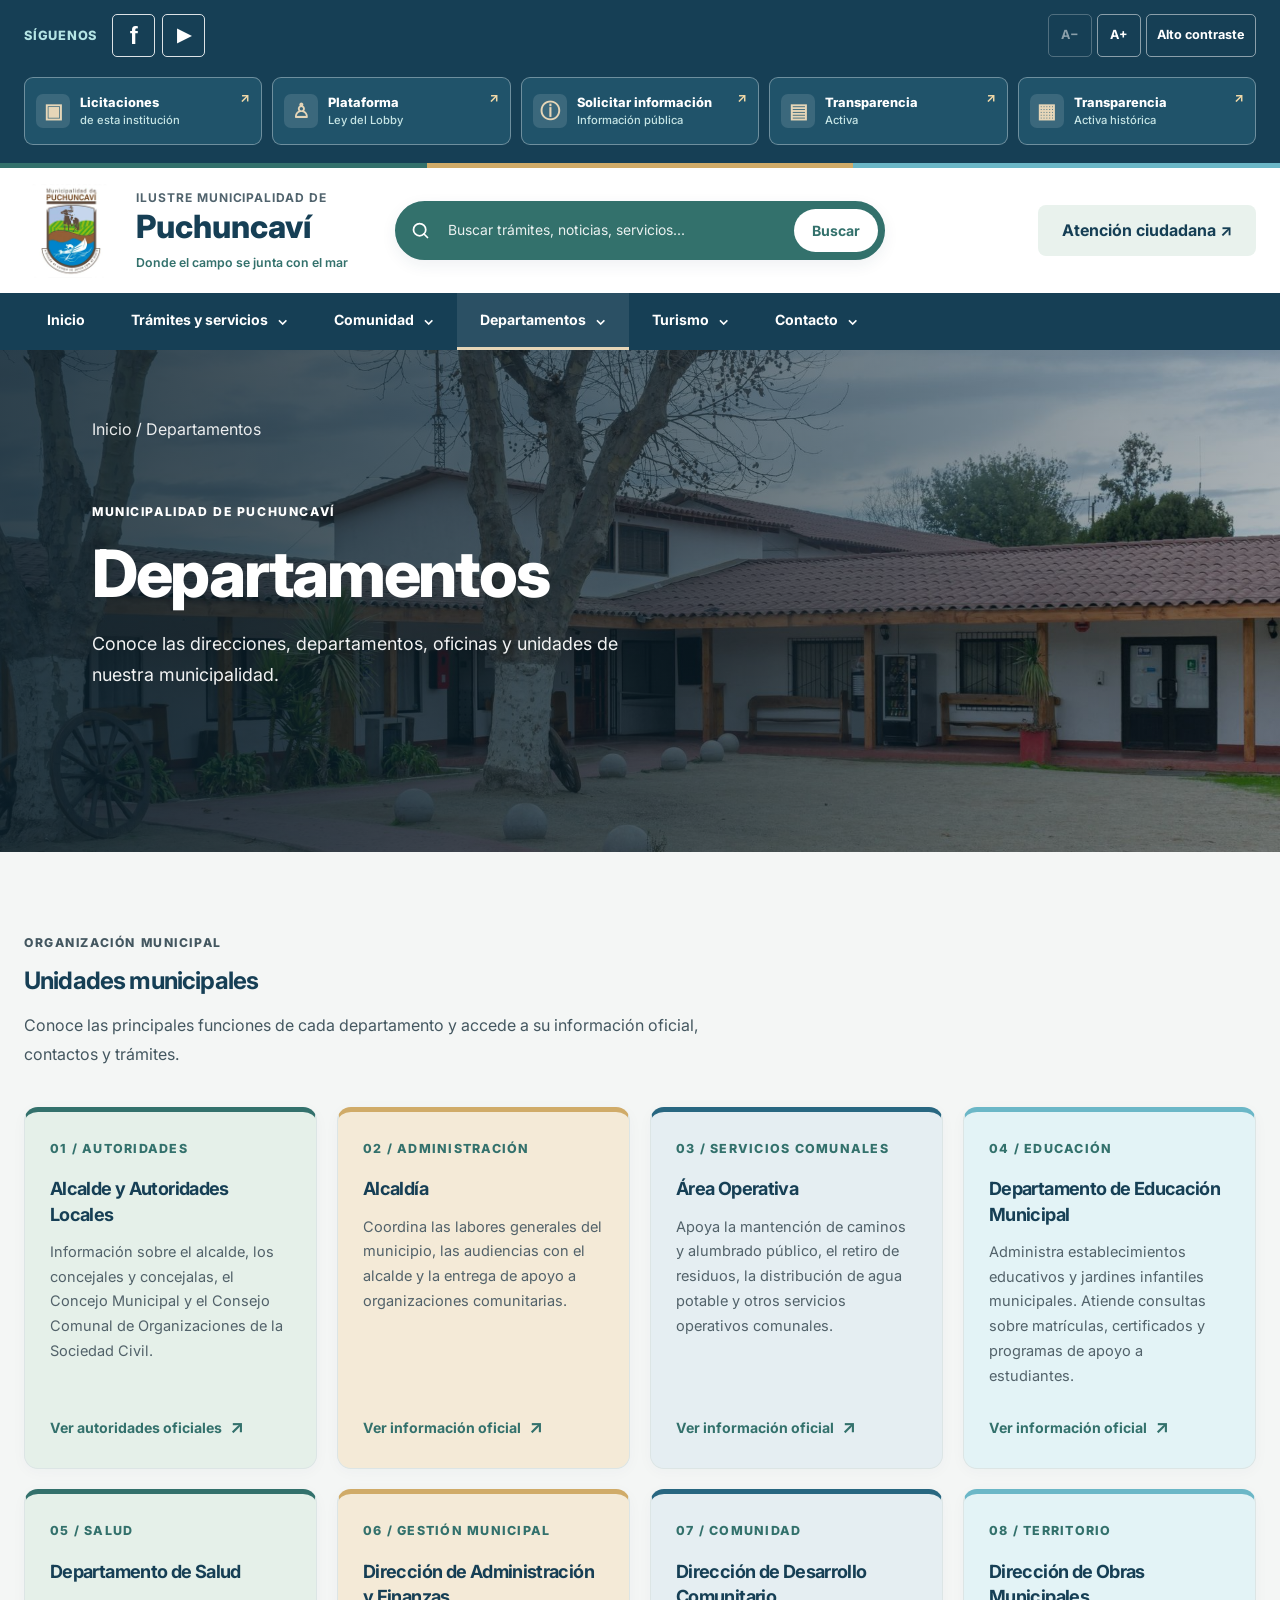
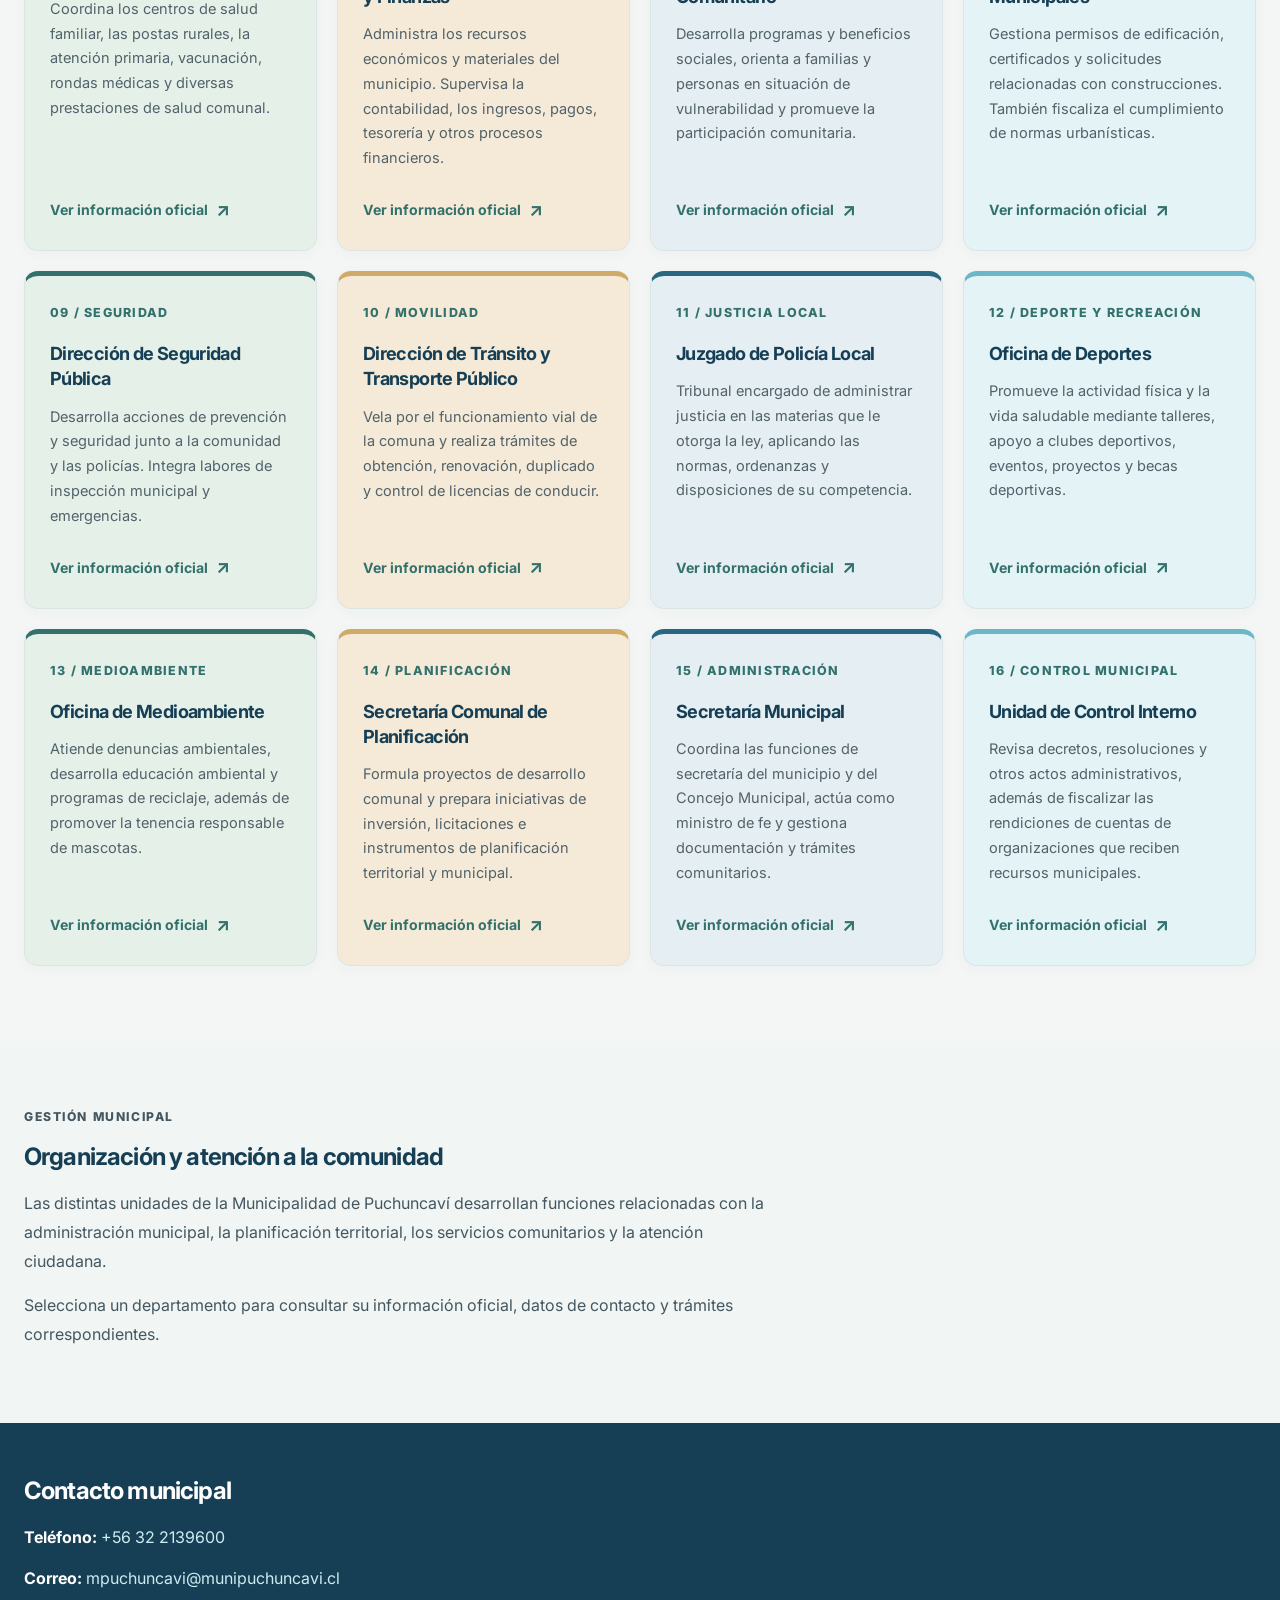
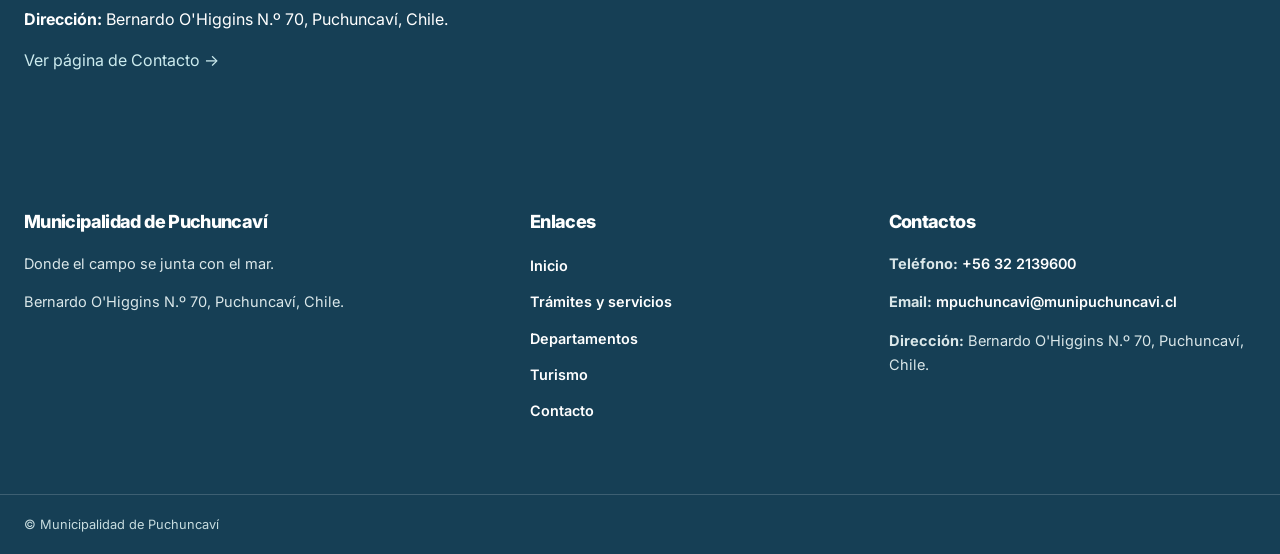
<file: paginas/departamentos.html>
<!DOCTYPE html>
<html lang="es-CL">
<head>
  <meta charset="UTF-8">
  <meta name="viewport" content="width=device-width, initial-scale=1.0">
  <meta name="description" content="Conoce las 16 unidades municipales de Puchuncaví, sus funciones y sus páginas de información oficial.">
  <meta name="theme-color" content="#163f55">
  <title>Departamentos | Municipalidad de Puchuncaví</title>

  <link rel="preconnect" href="https://fonts.googleapis.com">
  <link rel="preconnect" href="https://fonts.gstatic.com" crossorigin>
  <link href="https://fonts.googleapis.com/css2?family=Inter:wght@400;500;600;700;800&display=swap" rel="stylesheet">
  <link rel="stylesheet" href="../css/estilos.css">
  <script src="../js/main.js" defer></script>

</head>

<body class="pagina-interior pagina-departamentos">

  <a class="saltar-contenido" href="#contenido-principal">
    Saltar al contenido principal
  </a>

  <!-- =========================================
       CABECERA MUNICIPAL ORIGINAL
  ========================================= -->

  <header class="cabecera">

    <div class="barra-superior barra-superior--institucional">
      <div class="contenedor barra-superior__contenido">

        <div class="barra-superior__redes">
          <span class="barra-superior__etiqueta">
            SÍGUENOS
          </span>

          <nav
            class="redes-sociales"
            aria-label="Redes sociales municipales"
          >
            <a
              class="redes-sociales__enlace"
              href="https://www.facebook.com/MunicipalidadPuchuncavi"
              target="_blank"
              rel="noopener noreferrer"
              aria-label="Facebook municipal"
            >f</a>

            <a
              class="redes-sociales__enlace redes-sociales__enlace--youtube"
              href="https://www.youtube.com/channel/UCqsq_ICqY2jT9HgJ0vWUYuw"
              target="_blank"
              rel="noopener noreferrer"
              aria-label="YouTube municipal"
            >▶</a>
          </nav>
        </div>

        <nav
          class="enlaces-institucionales"
          aria-label="Accesos institucionales"
        ></nav>

        <div
          class="herramientas-accesibilidad"
          role="group"
          aria-label="Accesibilidad"
        >
          <button
            class="herramienta"
            type="button"
            data-accion="reducir-texto"
            aria-label="Reducir tamaño del texto"
          >A−</button>

          <button
            class="herramienta"
            type="button"
            data-accion="aumentar-texto"
            aria-label="Aumentar tamaño del texto"
          >A+</button>

          <button
            class="herramienta"
            type="button"
            data-accion="alternar-contraste"
            aria-pressed="false"
          >Alto contraste</button>
        </div>
      </div>
    </div>

    <div class="franja-identidad" aria-hidden="true">
      <span class="franja-identidad__verde"></span>
      <span class="franja-identidad__arena"></span>
      <span class="franja-identidad__celeste"></span>
    </div>

    <div class="contenedor cabecera__principal">
      <a
        class="identidad"
        href="../index.html"
        aria-label="Municipalidad de Puchuncaví, ir al inicio"
      >
        <img
          class="identidad__logo"
          src="../assets/imagenes/identidad/logo-puchuncavi.jpg"
          alt=""
          width="400"
          height="400"
        >

        <span class="identidad__texto">
          <span class="identidad__superior">
            Ilustre Municipalidad de
          </span>
          <span class="identidad__nombre">
            Puchuncaví
          </span>
          <span class="identidad__descripcion">
            Donde el campo se junta con el mar
          </span>
        </span>
      </a>

      <div class="cabecera__acciones">
        <a
          class="cabecera__contacto boton boton--secundario"
          href="contacto.html"
        >
          Atención ciudadana ↗
        </a>

        <button
          class="boton-menu"
          type="button"
          aria-controls="menu-principal"
          aria-expanded="false"
          aria-label="Abrir menú de navegación"
        >
          <span class="boton-menu__linea"></span>
          <span class="boton-menu__linea"></span>
          <span class="boton-menu__linea"></span>
        </button>
      </div>
    </div>

    <nav
      class="navegacion"
      id="menu-principal"
      aria-label="Navegación principal"
    ></nav>
  </header>

  <!-- =========================================
       CONTENIDO PRINCIPAL
  ========================================= -->

  <main id="contenido-principal">

    <!-- PORTADA ORIGINAL -->

    <section
      class="interior-hero"
      aria-labelledby="titulo-departamentos-principal"
    >
      <div class="contenedor">
        <nav
          class="migas"
          aria-label="Ruta de navegación"
        >
          <a href="../index.html">Inicio</a>
          <span aria-hidden="true"> / </span>
          <span aria-current="page">Departamentos</span>
        </nav>

        <div class="interior-hero__contenido">
          <div class="interior-hero__texto">
            <p class="etiqueta etiqueta--clara">
              Municipalidad de Puchuncaví
            </p>

            <h1 id="titulo-departamentos-principal">
              Departamentos
            </h1>

            <p>
              Conoce las direcciones, departamentos,
              oficinas y unidades de nuestra municipalidad.
            </p>
          </div>
        </div>
      </div>
    </section>

    <!-- =========================================
         LAS 16 UNIDADES MUNICIPALES
    ========================================= -->

    <section
      class="seccion"
      aria-labelledby="titulo-departamentos"
    >
      <div class="contenedor">

        <div class="departamentos-presentacion">
          <p class="etiqueta etiqueta--verde">
            Organización municipal
          </p>

          <h2 id="titulo-departamentos">
            Unidades municipales
          </h2>

          <p>
            Conoce las principales funciones de cada
            departamento y accede a su información
            oficial, contactos y trámites.
          </p>
        </div>

        <div class="departamentos-grid">

          <!-- 01: ALCALDE Y AUTORIDADES -->

          <a
            class="departamento-tarjeta"
            href="https://www.munipuchuncavi.cl/autoridades.php"
            target="_blank"
            rel="noopener noreferrer"
          >
            <span class="departamento-tarjeta__numero">
              01 / AUTORIDADES
            </span>

            <h3>Alcalde y Autoridades Locales</h3>

            <p class="departamento-tarjeta__descripcion">
              Información sobre el alcalde, los
              concejales y concejalas, el Concejo
              Municipal y el Consejo Comunal de
              Organizaciones de la Sociedad Civil.
            </p>

            <span class="departamento-tarjeta__accion">
              Ver autoridades oficiales
              <span class="departamento-tarjeta__flecha" aria-hidden="true">↗</span>
            </span>
          </a>

          <!-- 02: ALCALDÍA -->

          <a
            class="departamento-tarjeta"
            href="https://www.munipuchuncavi.cl/alcaldia.php"
            target="_blank"
            rel="noopener noreferrer"
          >
            <span class="departamento-tarjeta__numero">
              02 / ADMINISTRACIÓN
            </span>

            <h3>Alcaldía</h3>

            <p class="departamento-tarjeta__descripcion">
              Coordina las labores generales del
              municipio, las audiencias con el alcalde
              y la entrega de apoyo a organizaciones
              comunitarias.
            </p>

            <span class="departamento-tarjeta__accion">
              Ver información oficial
              <span class="departamento-tarjeta__flecha" aria-hidden="true">↗</span>
            </span>
          </a>

          <!-- 03: ÁREA OPERATIVA -->

          <a
            class="departamento-tarjeta"
            href="https://www.munipuchuncavi.cl/aoperativa.php"
            target="_blank"
            rel="noopener noreferrer"
          >
            <span class="departamento-tarjeta__numero">
              03 / SERVICIOS COMUNALES
            </span>

            <h3>Área Operativa</h3>

            <p class="departamento-tarjeta__descripcion">
              Apoya la mantención de caminos y
              alumbrado público, el retiro de residuos,
              la distribución de agua potable y
              otros servicios operativos comunales.
            </p>

            <span class="departamento-tarjeta__accion">
              Ver información oficial
              <span class="departamento-tarjeta__flecha" aria-hidden="true">↗</span>
            </span>
          </a>

          <!-- 04: EDUCACIÓN -->

          <a
            class="departamento-tarjeta"
            href="https://www.munipuchuncavi.cl/educacion.php"
            target="_blank"
            rel="noopener noreferrer"
          >
            <span class="departamento-tarjeta__numero">
              04 / EDUCACIÓN
            </span>

            <h3>Departamento de Educación Municipal</h3>

            <p class="departamento-tarjeta__descripcion">
              Administra establecimientos educativos
              y jardines infantiles municipales.
              Atiende consultas sobre matrículas,
              certificados y programas de apoyo
              a estudiantes.
            </p>

            <span class="departamento-tarjeta__accion">
              Ver información oficial
              <span class="departamento-tarjeta__flecha" aria-hidden="true">↗</span>
            </span>
          </a>

          <!-- 05: SALUD -->

          <a
            class="departamento-tarjeta"
            href="https://www.munipuchuncavi.cl/salud.php"
            target="_blank"
            rel="noopener noreferrer"
          >
            <span class="departamento-tarjeta__numero">
              05 / SALUD
            </span>

            <h3>Departamento de Salud</h3>

            <p class="departamento-tarjeta__descripcion">
              Coordina los centros de salud familiar,
              las postas rurales, la atención primaria,
              vacunación, rondas médicas y diversas
              prestaciones de salud comunal.
            </p>

            <span class="departamento-tarjeta__accion">
              Ver información oficial
              <span class="departamento-tarjeta__flecha" aria-hidden="true">↗</span>
            </span>
          </a>

          <!-- 06: ADMINISTRACIÓN Y FINANZAS -->

          <a
            class="departamento-tarjeta"
            href="https://www.munipuchuncavi.cl/finanzas.php"
            target="_blank"
            rel="noopener noreferrer"
          >
            <span class="departamento-tarjeta__numero">
              06 / GESTIÓN MUNICIPAL
            </span>

            <h3>Dirección de Administración y Finanzas</h3>

            <p class="departamento-tarjeta__descripcion">
              Administra los recursos económicos y
              materiales del municipio. Supervisa la
              contabilidad, los ingresos, pagos,
              tesorería y otros procesos financieros.
            </p>

            <span class="departamento-tarjeta__accion">
              Ver información oficial
              <span class="departamento-tarjeta__flecha" aria-hidden="true">↗</span>
            </span>
          </a>

          <!-- 07: DESARROLLO COMUNITARIO -->

          <a
            class="departamento-tarjeta"
            href="https://www.munipuchuncavi.cl/dideco.php"
            target="_blank"
            rel="noopener noreferrer"
          >
            <span class="departamento-tarjeta__numero">
              07 / COMUNIDAD
            </span>

            <h3>Dirección de Desarrollo Comunitario</h3>

            <p class="departamento-tarjeta__descripcion">
              Desarrolla programas y beneficios
              sociales, orienta a familias y
              personas en situación de vulnerabilidad
              y promueve la participación comunitaria.
            </p>

            <span class="departamento-tarjeta__accion">
              Ver información oficial
              <span class="departamento-tarjeta__flecha" aria-hidden="true">↗</span>
            </span>
          </a>

          <!-- 08: OBRAS MUNICIPALES -->

          <a
            class="departamento-tarjeta"
            href="https://www.munipuchuncavi.cl/obras.php"
            target="_blank"
            rel="noopener noreferrer"
          >
            <span class="departamento-tarjeta__numero">
              08 / TERRITORIO
            </span>

            <h3>Dirección de Obras Municipales</h3>

            <p class="departamento-tarjeta__descripcion">
              Gestiona permisos de edificación,
              certificados y solicitudes relacionadas
              con construcciones. También fiscaliza
              el cumplimiento de normas urbanísticas.
            </p>

            <span class="departamento-tarjeta__accion">
              Ver información oficial
              <span class="departamento-tarjeta__flecha" aria-hidden="true">↗</span>
            </span>
          </a>

          <!-- 09: SEGURIDAD PÚBLICA -->

          <a
            class="departamento-tarjeta"
            href="https://www.munipuchuncavi.cl/seguridad.php"
            target="_blank"
            rel="noopener noreferrer"
          >
            <span class="departamento-tarjeta__numero">
              09 / SEGURIDAD
            </span>

            <h3>Dirección de Seguridad Pública</h3>

            <p class="departamento-tarjeta__descripcion">
              Desarrolla acciones de prevención
              y seguridad junto a la comunidad
              y las policías. Integra labores
              de inspección municipal y emergencias.
            </p>

            <span class="departamento-tarjeta__accion">
              Ver información oficial
              <span class="departamento-tarjeta__flecha" aria-hidden="true">↗</span>
            </span>
          </a>

          <!-- 10: TRÁNSITO -->

          <a
            class="departamento-tarjeta"
            href="https://www.munipuchuncavi.cl/transito.php"
            target="_blank"
            rel="noopener noreferrer"
          >
            <span class="departamento-tarjeta__numero">
              10 / MOVILIDAD
            </span>

            <h3>Dirección de Tránsito y Transporte Público</h3>

            <p class="departamento-tarjeta__descripcion">
              Vela por el funcionamiento vial
              de la comuna y realiza trámites
              de obtención, renovación, duplicado
              y control de licencias de conducir.
            </p>

            <span class="departamento-tarjeta__accion">
              Ver información oficial
              <span class="departamento-tarjeta__flecha" aria-hidden="true">↗</span>
            </span>
          </a>

          <!-- 11: JUZGADO -->

          <a
            class="departamento-tarjeta"
            href="https://www.munipuchuncavi.cl/juzgado.php"
            target="_blank"
            rel="noopener noreferrer"
          >
            <span class="departamento-tarjeta__numero">
              11 / JUSTICIA LOCAL
            </span>

            <h3>Juzgado de Policía Local</h3>

            <p class="departamento-tarjeta__descripcion">
              Tribunal encargado de administrar
              justicia en las materias que
              le otorga la ley, aplicando las
              normas, ordenanzas y disposiciones
              de su competencia.
            </p>

            <span class="departamento-tarjeta__accion">
              Ver información oficial
              <span class="departamento-tarjeta__flecha" aria-hidden="true">↗</span>
            </span>
          </a>

          <!-- 12: DEPORTES -->

          <a
            class="departamento-tarjeta"
            href="https://www.munipuchuncavi.cl/deportes.php"
            target="_blank"
            rel="noopener noreferrer"
          >
            <span class="departamento-tarjeta__numero">
              12 / DEPORTE Y RECREACIÓN
            </span>

            <h3>Oficina de Deportes</h3>

            <p class="departamento-tarjeta__descripcion">
              Promueve la actividad física
              y la vida saludable mediante
              talleres, apoyo a clubes deportivos,
              eventos, proyectos y becas deportivas.
            </p>

            <span class="departamento-tarjeta__accion">
              Ver información oficial
              <span class="departamento-tarjeta__flecha" aria-hidden="true">↗</span>
            </span>
          </a>

          <!-- 13: MEDIOAMBIENTE -->

          <a
            class="departamento-tarjeta"
            href="https://www.munipuchuncavi.cl/medioambiente.php"
            target="_blank"
            rel="noopener noreferrer"
          >
            <span class="departamento-tarjeta__numero">
              13 / MEDIOAMBIENTE
            </span>

            <h3>Oficina de Medioambiente</h3>

            <p class="departamento-tarjeta__descripcion">
              Atiende denuncias ambientales,
              desarrolla educación ambiental
              y programas de reciclaje, además
              de promover la tenencia responsable
              de mascotas.
            </p>

            <span class="departamento-tarjeta__accion">
              Ver información oficial
              <span class="departamento-tarjeta__flecha" aria-hidden="true">↗</span>
            </span>
          </a>

          <!-- 14: SECPLAN -->

          <a
            class="departamento-tarjeta"
            href="https://www.munipuchuncavi.cl/secplan.php"
            target="_blank"
            rel="noopener noreferrer"
          >
            <span class="departamento-tarjeta__numero">
              14 / PLANIFICACIÓN
            </span>

            <h3>Secretaría Comunal de Planificación</h3>

            <p class="departamento-tarjeta__descripcion">
              Formula proyectos de desarrollo
              comunal y prepara iniciativas
              de inversión, licitaciones e
              instrumentos de planificación
              territorial y municipal.
            </p>

            <span class="departamento-tarjeta__accion">
              Ver información oficial
              <span class="departamento-tarjeta__flecha" aria-hidden="true">↗</span>
            </span>
          </a>

          <!-- 15: SECRETARÍA MUNICIPAL -->

          <a
            class="departamento-tarjeta"
            href="https://www.munipuchuncavi.cl/secretaria.php"
            target="_blank"
            rel="noopener noreferrer"
          >
            <span class="departamento-tarjeta__numero">
              15 / ADMINISTRACIÓN
            </span>

            <h3>Secretaría Municipal</h3>

            <p class="departamento-tarjeta__descripcion">
              Coordina las funciones de secretaría
              del municipio y del Concejo Municipal,
              actúa como ministro de fe y gestiona
              documentación y trámites comunitarios.
            </p>

            <span class="departamento-tarjeta__accion">
              Ver información oficial
              <span class="departamento-tarjeta__flecha" aria-hidden="true">↗</span>
            </span>
          </a>

          <!-- 16: CONTROL INTERNO -->

          <a
            class="departamento-tarjeta"
            href="https://www.munipuchuncavi.cl/control.php"
            target="_blank"
            rel="noopener noreferrer"
          >
            <span class="departamento-tarjeta__numero">
              16 / CONTROL MUNICIPAL
            </span>

            <h3>Unidad de Control Interno</h3>

            <p class="departamento-tarjeta__descripcion">
              Revisa decretos, resoluciones
              y otros actos administrativos,
              además de fiscalizar las rendiciones
              de cuentas de organizaciones
              que reciben recursos municipales.
            </p>

            <span class="departamento-tarjeta__accion">
              Ver información oficial
              <span class="departamento-tarjeta__flecha" aria-hidden="true">↗</span>
            </span>
          </a>

        </div>
      </div>
    </section>

    <!-- =========================================
         INFORMACIÓN MUNICIPAL ORIGINAL
    ========================================= -->

    <section
      class="departamentos-informacion"
      aria-labelledby="titulo-organizacion"
    >
      <div class="contenedor">
        <div class="departamentos-informacion__contenido">

          <p class="etiqueta etiqueta--verde">
            Gestión municipal
          </p>

          <h2 id="titulo-organizacion">
            Organización y atención a la comunidad
          </h2>

          <p>
            Las distintas unidades de la
            Municipalidad de Puchuncaví
            desarrollan funciones relacionadas
            con la administración municipal,
            la planificación territorial,
            los servicios comunitarios
            y la atención ciudadana.
          </p>

          <p>
            Selecciona un departamento para
            consultar su información oficial,
            datos de contacto y trámites
            correspondientes.
          </p>

        </div>
      </div>
    </section>

    <!-- =========================================
         CONTACTO MUNICIPAL ORIGINAL
    ========================================= -->

    <section
      class="departamentos-contacto"
      aria-labelledby="titulo-contacto"
    >
      <div class="contenedor">

        <h2 id="titulo-contacto">
          Contacto municipal
        </h2>

        <p>
          <strong>Teléfono:</strong>
          <a href="tel:+56322139600">
            +56 32 2139600
          </a>
        </p>

        <p>
          <strong>Correo:</strong>
          <a href="mailto:mpuchuncavi@munipuchuncavi.cl">
            mpuchuncavi@munipuchuncavi.cl
          </a>
        </p>

        <p>
          <strong>Dirección:</strong>
          Bernardo O'Higgins N.º 70,
          Puchuncaví, Chile.
        </p>

        <p>
          <a href="contacto.html">
            Ver página de Contacto →
          </a>
        </p>

      </div>
    </section>

  </main>

  <!-- =========================================
       PIE DE PÁGINA ORIGINAL
  ========================================= -->

  <footer class="pie-pagina">

    <div class="contenedor pie-pagina__contenido">

      <div class="pie-pagina__identidad">
        <h2>Municipalidad de Puchuncaví</h2>

        <p>
          Donde el campo se junta con el mar.
        </p>

        <p>
          Bernardo O'Higgins N.º 70,
          Puchuncaví, Chile.
        </p>
      </div>

      <div class="pie-pagina__enlaces">
        <h2>Enlaces</h2>

        <ul>
          <li><a href="../index.html">Inicio</a></li>
          <li><a href="tramites.html">Trámites y servicios</a></li>
          <li><a href="departamentos.html">Departamentos</a></li>
          <li><a href="turismo.html">Turismo</a></li>
          <li><a href="contacto.html">Contacto</a></li>
        </ul>
      </div>

      <div class="pie-pagina__atencion">
        <h2>Contactos</h2>

        <p>
          <strong>Teléfono:</strong>
          <a href="tel:+56322139600">
            +56 32 2139600
          </a>
        </p>

        <p>
          <strong>Email:</strong>
          <a href="mailto:mpuchuncavi@munipuchuncavi.cl">
            mpuchuncavi@munipuchuncavi.cl
          </a>
        </p>

        <p>
          <strong>Dirección:</strong>
          Bernardo O'Higgins N.º 70,
          Puchuncaví, Chile.
        </p>
      </div>

    </div>

    <div class="pie-pagina__inferior">
      <div class="contenedor">
        <p>© Municipalidad de Puchuncaví</p>
      </div>
    </div>

  </footer>

</body>
</html>
</file>
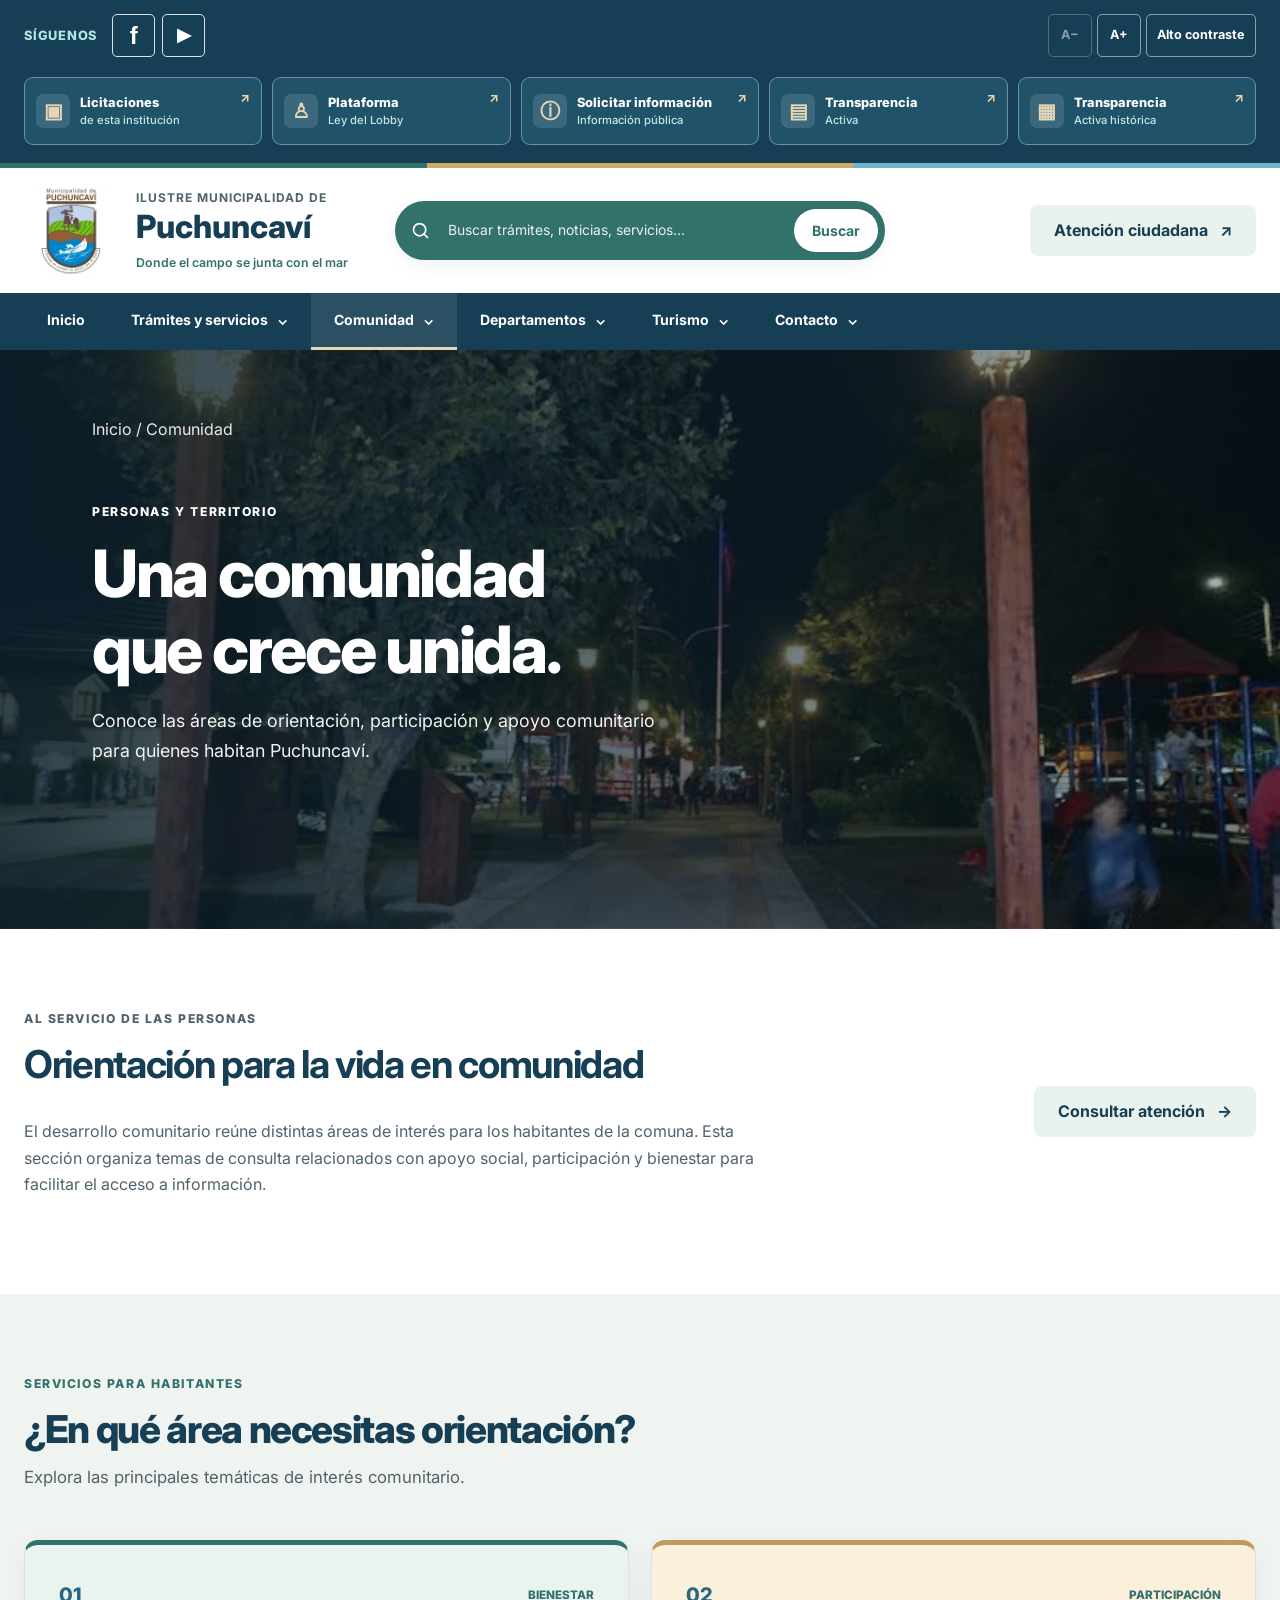
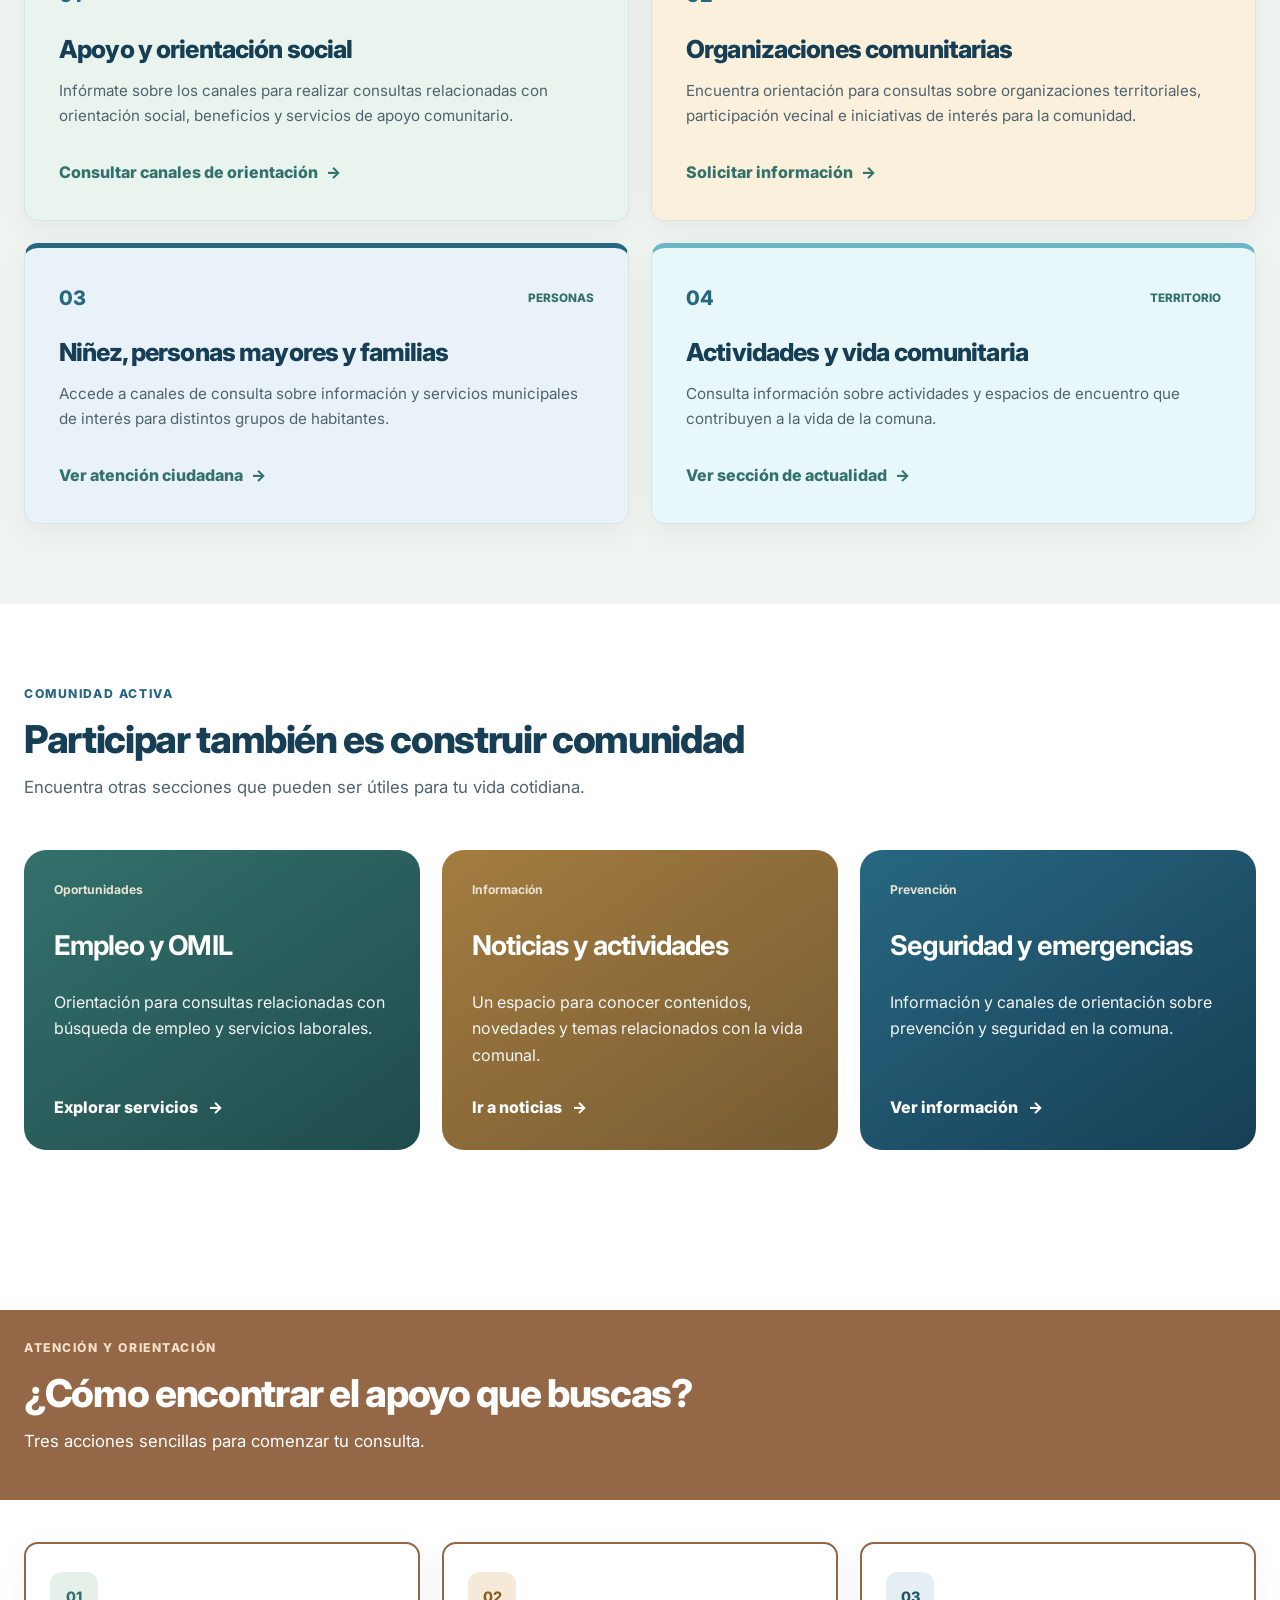
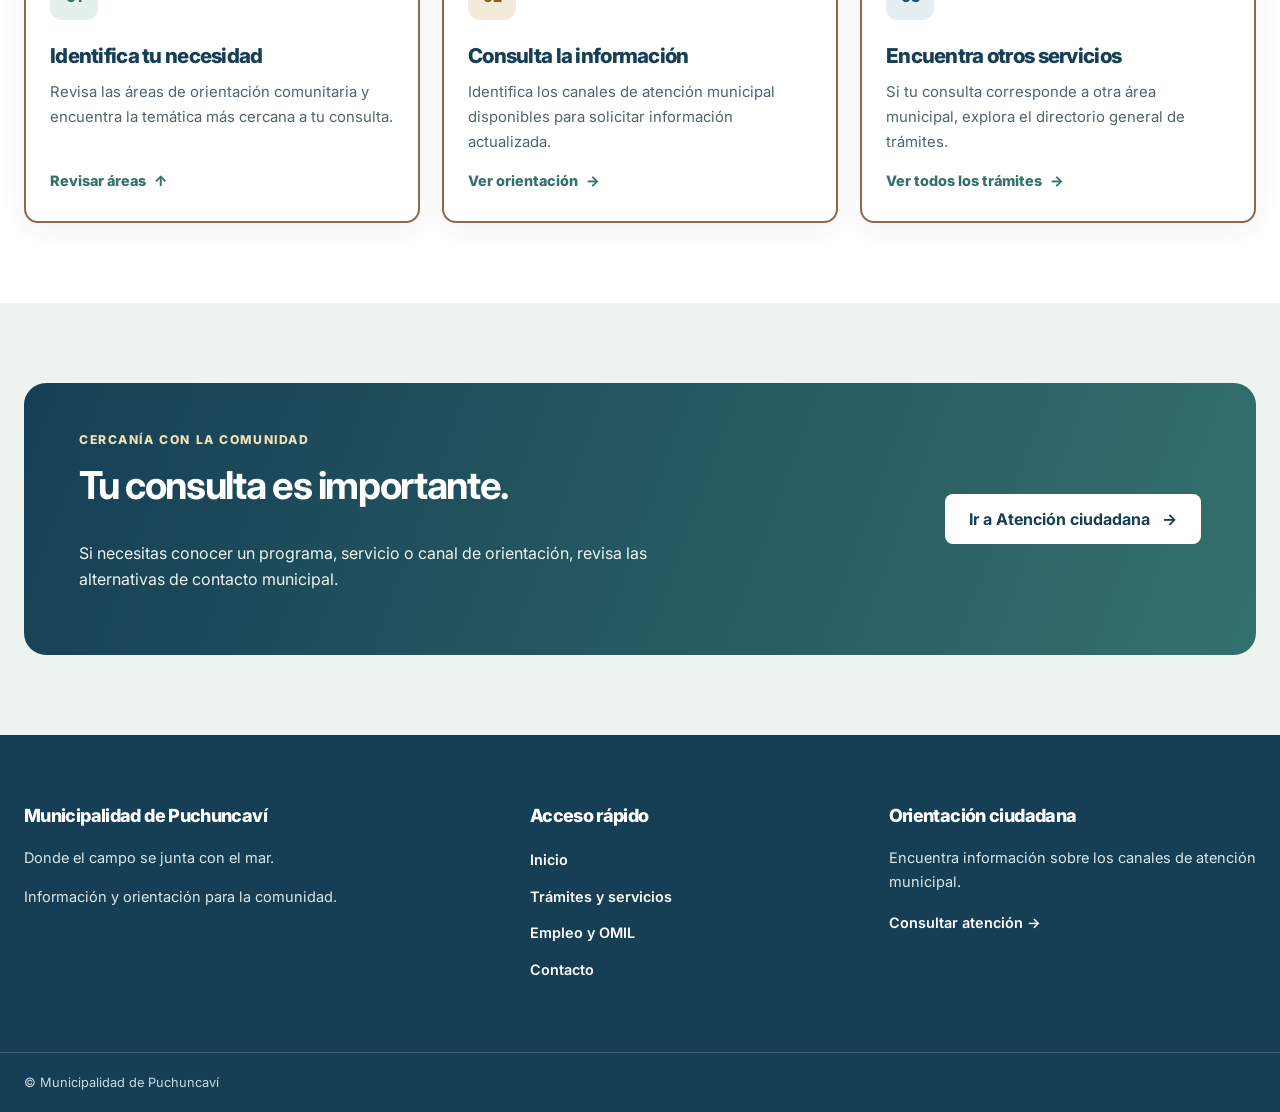
<file: paginas/desarrollo-comunitario.html>
<!DOCTYPE html>
<html lang="es-CL">

<head>
  <meta charset="UTF-8">
  <meta name="viewport" content="width=device-width, initial-scale=1.0">

  <meta
    name="description"
    content="Información comunitaria, orientación social, participación ciudadana y servicios de la Municipalidad de Puchuncaví."
  >

  <meta name="theme-color" content="#163f55">

  <title>Comunidad | Municipalidad de Puchuncaví</title>

  <link rel="preconnect" href="https://fonts.googleapis.com">
  <link rel="preconnect" href="https://fonts.gstatic.com" crossorigin>

  <link
    href="https://fonts.googleapis.com/css2?family=Inter:wght@400;500;600;700;800&display=swap"
    rel="stylesheet"
  >

  <link rel="stylesheet" href="../css/estilos.css">
  <script src="../js/main.js" defer></script>


</head>

<body class="pagina-interior pagina-comunidad">

  <a class="saltar-contenido" href="#contenido-principal">
    Saltar al contenido principal
  </a>

  <!-- =========================================
       CABECERA INSTITUCIONAL
  ========================================= -->

  <header class="cabecera">

    <!-- BARRA SUPERIOR -->

    <div class="barra-superior barra-superior--institucional">

      <div class="contenedor barra-superior__contenido">

        <div class="barra-superior__redes">

          <span class="barra-superior__etiqueta">
            SÍGUENOS
          </span>

          <nav
            class="redes-sociales"
            aria-label="Redes sociales municipales"
          >

            <a
              class="redes-sociales__enlace"
              href="https://www.facebook.com/MunicipalidadPuchuncavi"
              target="_blank"
              rel="noopener noreferrer"
              aria-label="Facebook municipal"
            >
              f
            </a>

            <a
              class="redes-sociales__enlace redes-sociales__enlace--youtube"
              href="https://www.youtube.com/channel/UCqsq_ICqY2jT9HgJ0vWUYuw"
              target="_blank"
              rel="noopener noreferrer"
              aria-label="YouTube municipal"
            >
              ▶
            </a>

          </nav>

        </div>

        <!-- ACCESOS INSTITUCIONALES DESDE MAIN.JS -->

        <nav
          class="enlaces-institucionales"
          aria-label="Accesos institucionales"
        ></nav>

        <!-- ACCESIBILIDAD -->

        <div
          class="herramientas-accesibilidad"
          role="group"
          aria-label="Herramientas de accesibilidad"
        >

          <button
            class="herramienta"
            type="button"
            data-accion="reducir-texto"
            aria-label="Reducir tamaño del texto"
          >
            A−
          </button>

          <button
            class="herramienta"
            type="button"
            data-accion="aumentar-texto"
            aria-label="Aumentar tamaño del texto"
          >
            A+
          </button>

          <button
            class="herramienta"
            type="button"
            data-accion="alternar-contraste"
            aria-pressed="false"
          >
            Alto contraste
          </button>

        </div>

      </div>

    </div>

    <!-- FRANJA DE IDENTIDAD -->

    <div class="franja-identidad" aria-hidden="true">
      <span class="franja-identidad__verde"></span>
      <span class="franja-identidad__arena"></span>
      <span class="franja-identidad__celeste"></span>
    </div>

    <!-- ESCUDO Y NOMBRE -->

    <div class="contenedor cabecera__principal">

      <a
        class="identidad"
        href="../index.html"
        aria-label="Municipalidad de Puchuncaví, ir al inicio"
      >

        <img
          class="identidad__logo"
          src="../assets/imagenes/identidad/logo-puchuncavi.jpg"
          alt=""
          width="400"
          height="400"
        >

        <span class="identidad__texto">

          <span class="identidad__superior">
            Ilustre Municipalidad de
          </span>

          <span class="identidad__nombre">
            Puchuncaví
          </span>

          <span class="identidad__descripcion">
            Donde el campo se junta con el mar
          </span>

        </span>

      </a>

      <div class="cabecera__acciones">

        <a
          class="cabecera__contacto boton boton--secundario"
          href="contacto.html"
        >
          Atención ciudadana
          <span aria-hidden="true">↗</span>
        </a>

        <button
          class="boton-menu"
          type="button"
          aria-controls="menu-principal"
          aria-expanded="false"
          aria-label="Abrir menú de navegación"
        >

          <span class="boton-menu__linea"></span>
          <span class="boton-menu__linea"></span>
          <span class="boton-menu__linea"></span>

        </button>

      </div>

    </div>

    <!-- MENÚ COMPARTIDO -->

    <nav
      class="navegacion"
      id="menu-principal"
      aria-label="Navegación principal"
    ></nav>

  </header>

  <!-- =========================================
       CONTENIDO PRINCIPAL
  ========================================= -->

  <main id="contenido-principal">

    <!-- =========================================
         PORTADA CON FOTOGRAFÍA DE COMUNIDAD
    ========================================= -->

    <section
      class="interior-hero"
      aria-labelledby="titulo-comunidad"
    >

      <div class="contenedor">

        <nav class="migas" aria-label="Ruta de navegación">

          <a href="../index.html">
            Inicio
          </a>

          <span aria-hidden="true">
            /
          </span>

          <span aria-current="page">
            Comunidad
          </span>

        </nav>

        <div class="interior-hero__contenido">

          <div class="interior-hero__texto">

            <p class="etiqueta etiqueta--clara">
              Personas y territorio
            </p>

            <h1 id="titulo-comunidad">
              Una comunidad que crece unida.
            </h1>

            <p>
              Conoce las áreas de orientación,
              participación y apoyo comunitario
              para quienes habitan Puchuncaví.
            </p>

          </div>

        </div>

      </div>

    </section>

    <!-- =========================================
         INTRODUCCIÓN
    ========================================= -->

    <section
      class="seccion seccion--introduccion"
      aria-labelledby="titulo-introduccion"
    >

      <div class="contenedor">

        <div class="introduccion-interior">

          <div>

            <p class="etiqueta etiqueta--verde">
              Al servicio de las personas
            </p>

            <h2 id="titulo-introduccion">
              Orientación para la vida en comunidad
            </h2>

            <p>
              El desarrollo comunitario reúne distintas
              áreas de interés para los habitantes
              de la comuna.

              Esta sección organiza temas de consulta
              relacionados con apoyo social,
              participación y bienestar para facilitar
              el acceso a información.
            </p>

          </div>

          <a
            class="boton boton--secundario"
            href="contacto.html"
          >
            Consultar atención
            <span aria-hidden="true">→</span>
          </a>

        </div>

      </div>

    </section>

    <!-- =========================================
         ÁREAS DE ORIENTACIÓN

         CUATRO FICHAS CON FONDOS DE COLORES
    ========================================= -->

    <section
      class="seccion seccion--categorias seccion--areas-comunidad"
      aria-labelledby="titulo-areas"
    >

      <div class="contenedor">

        <div class="seccion__encabezado">

          <div>

            <p class="etiqueta etiqueta--verde">
              Servicios para habitantes
            </p>

            <h2 id="titulo-areas">
              ¿En qué área necesitas orientación?
            </h2>

            <p class="seccion__descripcion">
              Explora las principales temáticas
              de interés comunitario.
            </p>

          </div>

        </div>

        <div class="cuadricula cuadricula--dos">

          <!-- 01: APOYO SOCIAL - VERDE -->

          <article
            class="categoria-tramite categoria-tramite--verde"
          >

            <div class="categoria-tramite__encabezado">

              <span
                class="categoria-tramite__numero"
                aria-hidden="true"
              >
                01
              </span>

              <span class="categoria-tramite__tipo">
                Bienestar
              </span>

            </div>

            <h3>
              Apoyo y orientación social
            </h3>

            <p>
              Infórmate sobre los canales
              para realizar consultas relacionadas
              con orientación social, beneficios
              y servicios de apoyo comunitario.
            </p>

            <ul class="categoria-tramite__enlaces">

              <li>
                <a href="contacto.html">
                  Consultar canales de orientación
                  <span aria-hidden="true">→</span>
                </a>
              </li>

            </ul>

          </article>

          <!-- 02: ORGANIZACIONES - ARENA -->

          <article
            class="categoria-tramite categoria-tramite--arena"
          >

            <div class="categoria-tramite__encabezado">

              <span
                class="categoria-tramite__numero"
                aria-hidden="true"
              >
                02
              </span>

              <span class="categoria-tramite__tipo">
                Participación
              </span>

            </div>

            <h3>
              Organizaciones comunitarias
            </h3>

            <p>
              Encuentra orientación para
              consultas sobre organizaciones
              territoriales, participación
              vecinal e iniciativas de
              interés para la comunidad.
            </p>

            <ul class="categoria-tramite__enlaces">

              <li>
                <a href="contacto.html">
                  Solicitar información
                  <span aria-hidden="true">→</span>
                </a>
              </li>

            </ul>

          </article>

          <!-- 03: PERSONAS - AZUL -->

          <article
            class="categoria-tramite categoria-tramite--azul"
          >

            <div class="categoria-tramite__encabezado">

              <span
                class="categoria-tramite__numero"
                aria-hidden="true"
              >
                03
              </span>

              <span class="categoria-tramite__tipo">
                Personas
              </span>

            </div>

            <h3>
              Niñez, personas mayores y familias
            </h3>

            <p>
              Accede a canales de consulta
              sobre información y servicios
              municipales de interés para
              distintos grupos de habitantes.
            </p>

            <ul class="categoria-tramite__enlaces">

              <li>
                <a href="contacto.html">
                  Ver atención ciudadana
                  <span aria-hidden="true">→</span>
                </a>
              </li>

            </ul>

          </article>

          <!-- 04: TERRITORIO - CELESTE -->

          <article
            class="categoria-tramite categoria-tramite--celeste"
          >

            <div class="categoria-tramite__encabezado">

              <span
                class="categoria-tramite__numero"
                aria-hidden="true"
              >
                04
              </span>

              <span class="categoria-tramite__tipo">
                Territorio
              </span>

            </div>

            <h3>
              Actividades y vida comunitaria
            </h3>

            <p>
              Consulta información sobre
              actividades y espacios de
              encuentro que contribuyen
              a la vida de la comuna.
            </p>

            <ul class="categoria-tramite__enlaces">

              <li>
                <a href="noticias.html">
                  Ver sección de actualidad
                  <span aria-hidden="true">→</span>
                </a>
              </li>

            </ul>

          </article>

        </div>

      </div>

    </section>

    <!-- =========================================
         PARTICIPACIÓN Y SERVICIOS RELACIONADOS
         SIN CAMBIOS
    ========================================= -->

    <section
      class="seccion seccion--tramites-destacados"
      aria-labelledby="titulo-participacion"
    >

      <div class="contenedor">

        <div class="seccion__encabezado">

          <div>

            <p class="etiqueta etiqueta--azul">
              Comunidad activa
            </p>

            <h2 id="titulo-participacion">
              Participar también es construir comunidad
            </h2>

            <p class="seccion__descripcion">
              Encuentra otras secciones
              que pueden ser útiles
              para tu vida cotidiana.
            </p>

          </div>

        </div>

        <div class="cuadricula cuadricula--tres">

          <!-- EMPLEO Y OMIL -->

          <article
            class="tarjeta-comunidad tarjeta-comunidad--verde"
          >

            <div class="tarjeta-comunidad__contenido">

              <span class="tarjeta-comunidad__numero">
                Oportunidades
              </span>

              <h3>
                Empleo y OMIL
              </h3>

              <p>
                Orientación para consultas
                relacionadas con búsqueda
                de empleo y servicios laborales.
              </p>

              <a href="empleo-omil.html">
                Explorar servicios
                <span aria-hidden="true">→</span>
              </a>

            </div>

          </article>

          <!-- NOTICIAS -->

          <article
            class="tarjeta-comunidad tarjeta-comunidad--arena"
          >

            <div class="tarjeta-comunidad__contenido">

              <span class="tarjeta-comunidad__numero">
                Información
              </span>

              <h3>
                Noticias y actividades
              </h3>

              <p>
                Un espacio para conocer
                contenidos, novedades y
                temas relacionados con
                la vida comunal.
              </p>

              <a href="noticias.html">
                Ir a noticias
                <span aria-hidden="true">→</span>
              </a>

            </div>

          </article>

          <!-- SEGURIDAD -->

          <article
            class="tarjeta-comunidad tarjeta-comunidad--azul"
          >

            <div class="tarjeta-comunidad__contenido">

              <span class="tarjeta-comunidad__numero">
                Prevención
              </span>

              <h3>
                Seguridad y emergencias
              </h3>

              <p>
                Información y canales de orientación
                sobre prevención y seguridad
                en la comuna.
              </p>

              <a href="seguridad-emergencias.html">
                Ver información
                <span aria-hidden="true">→</span>
              </a>

            </div>

          </article>

        </div>

      </div>

    </section>

    <!-- =========================================
         GUÍA DE ORIENTACIÓN

         FRANJA MARRÓN Y TRES BORDES MARRONES
    ========================================= -->

    <section
      class="seccion seccion--tramites seccion--guia-marron"
      aria-labelledby="titulo-guia"
    >

      <div class="contenedor">

        <div class="seccion__encabezado">

          <div>

            <p class="etiqueta etiqueta--verde">
              Atención y orientación
            </p>

            <h2 id="titulo-guia">
              ¿Cómo encontrar el apoyo que buscas?
            </h2>

            <p class="seccion__descripcion">
              Tres acciones sencillas
              para comenzar tu consulta.
            </p>

          </div>

        </div>

        <div class="cuadricula cuadricula--tres">

          <!-- PASO 01 -->

          <article class="tarjeta-servicio">

            <span
              class="tarjeta-servicio__icono tarjeta-servicio__icono--verde"
              aria-hidden="true"
            >
              01
            </span>

            <h3>
              Identifica tu necesidad
            </h3>

            <p>
              Revisa las áreas de orientación
              comunitaria y encuentra la temática
              más cercana a tu consulta.
            </p>

            <a href="#titulo-areas">
              Revisar áreas
              <span aria-hidden="true">↑</span>
            </a>

          </article>

          <!-- PASO 02 -->

          <article class="tarjeta-servicio">

            <span
              class="tarjeta-servicio__icono tarjeta-servicio__icono--arena"
              aria-hidden="true"
            >
              02
            </span>

            <h3>
              Consulta la información
            </h3>

            <p>
              Identifica los canales de atención
              municipal disponibles para solicitar
              información actualizada.
            </p>

            <a href="contacto.html">
              Ver orientación
              <span aria-hidden="true">→</span>
            </a>

          </article>

          <!-- PASO 03 -->

          <article class="tarjeta-servicio">

            <span
              class="tarjeta-servicio__icono tarjeta-servicio__icono--azul"
              aria-hidden="true"
            >
              03
            </span>

            <h3>
              Encuentra otros servicios
            </h3>

            <p>
              Si tu consulta corresponde a otra
              área municipal, explora el
              directorio general de trámites.
            </p>

            <a href="tramites.html">
              Ver todos los trámites
              <span aria-hidden="true">→</span>
            </a>

          </article>

        </div>

      </div>

    </section>

    <!-- =========================================
         ORIENTACIÓN FINAL
         SIN CAMBIOS
    ========================================= -->

    <section
      class="seccion seccion--orientacion"
      aria-labelledby="titulo-ayuda"
    >

      <div class="contenedor">

        <div class="bloque-orientacion">

          <div class="bloque-orientacion__texto">

            <p class="etiqueta etiqueta--clara">
              Cercanía con la comunidad
            </p>

            <h2 id="titulo-ayuda">
              Tu consulta es importante.
            </h2>

            <p>
              Si necesitas conocer un programa,
              servicio o canal de orientación,
              revisa las alternativas
              de contacto municipal.
            </p>

          </div>

          <a
            class="boton boton--claro"
            href="contacto.html"
          >
            Ir a Atención ciudadana
            <span aria-hidden="true">→</span>
          </a>

        </div>

      </div>

    </section>

  </main>

  <!-- =========================================
       PIE DE PÁGINA
  ========================================= -->

  <footer class="pie-pagina">

    <div class="contenedor pie-pagina__contenido">

      <div class="pie-pagina__identidad">

        <h2>
          Municipalidad de Puchuncaví
        </h2>

        <p>
          Donde el campo se junta con el mar.
        </p>

        <p>
          Información y orientación para
          la comunidad.
        </p>

      </div>

      <div class="pie-pagina__enlaces">

        <h2>
          Acceso rápido
        </h2>

        <ul>

          <li>
            <a href="../index.html">
              Inicio
            </a>
          </li>

          <li>
            <a href="tramites.html">
              Trámites y servicios
            </a>
          </li>

          <li>
            <a href="empleo-omil.html">
              Empleo y OMIL
            </a>
          </li>

          <li>
            <a href="contacto.html">
              Contacto
            </a>
          </li>

        </ul>

      </div>

      <div class="pie-pagina__atencion">

        <h2>
          Orientación ciudadana
        </h2>

        <p>
          Encuentra información sobre
          los canales de atención municipal.
        </p>

        <a href="contacto.html">
          Consultar atención
          <span aria-hidden="true">→</span>
        </a>

      </div>

    </div>

    <div class="pie-pagina__inferior">

      <div class="contenedor">
        <p>© Municipalidad de Puchuncaví</p>
      </div>

    </div>

  </footer>

</body>
</html>
</file>
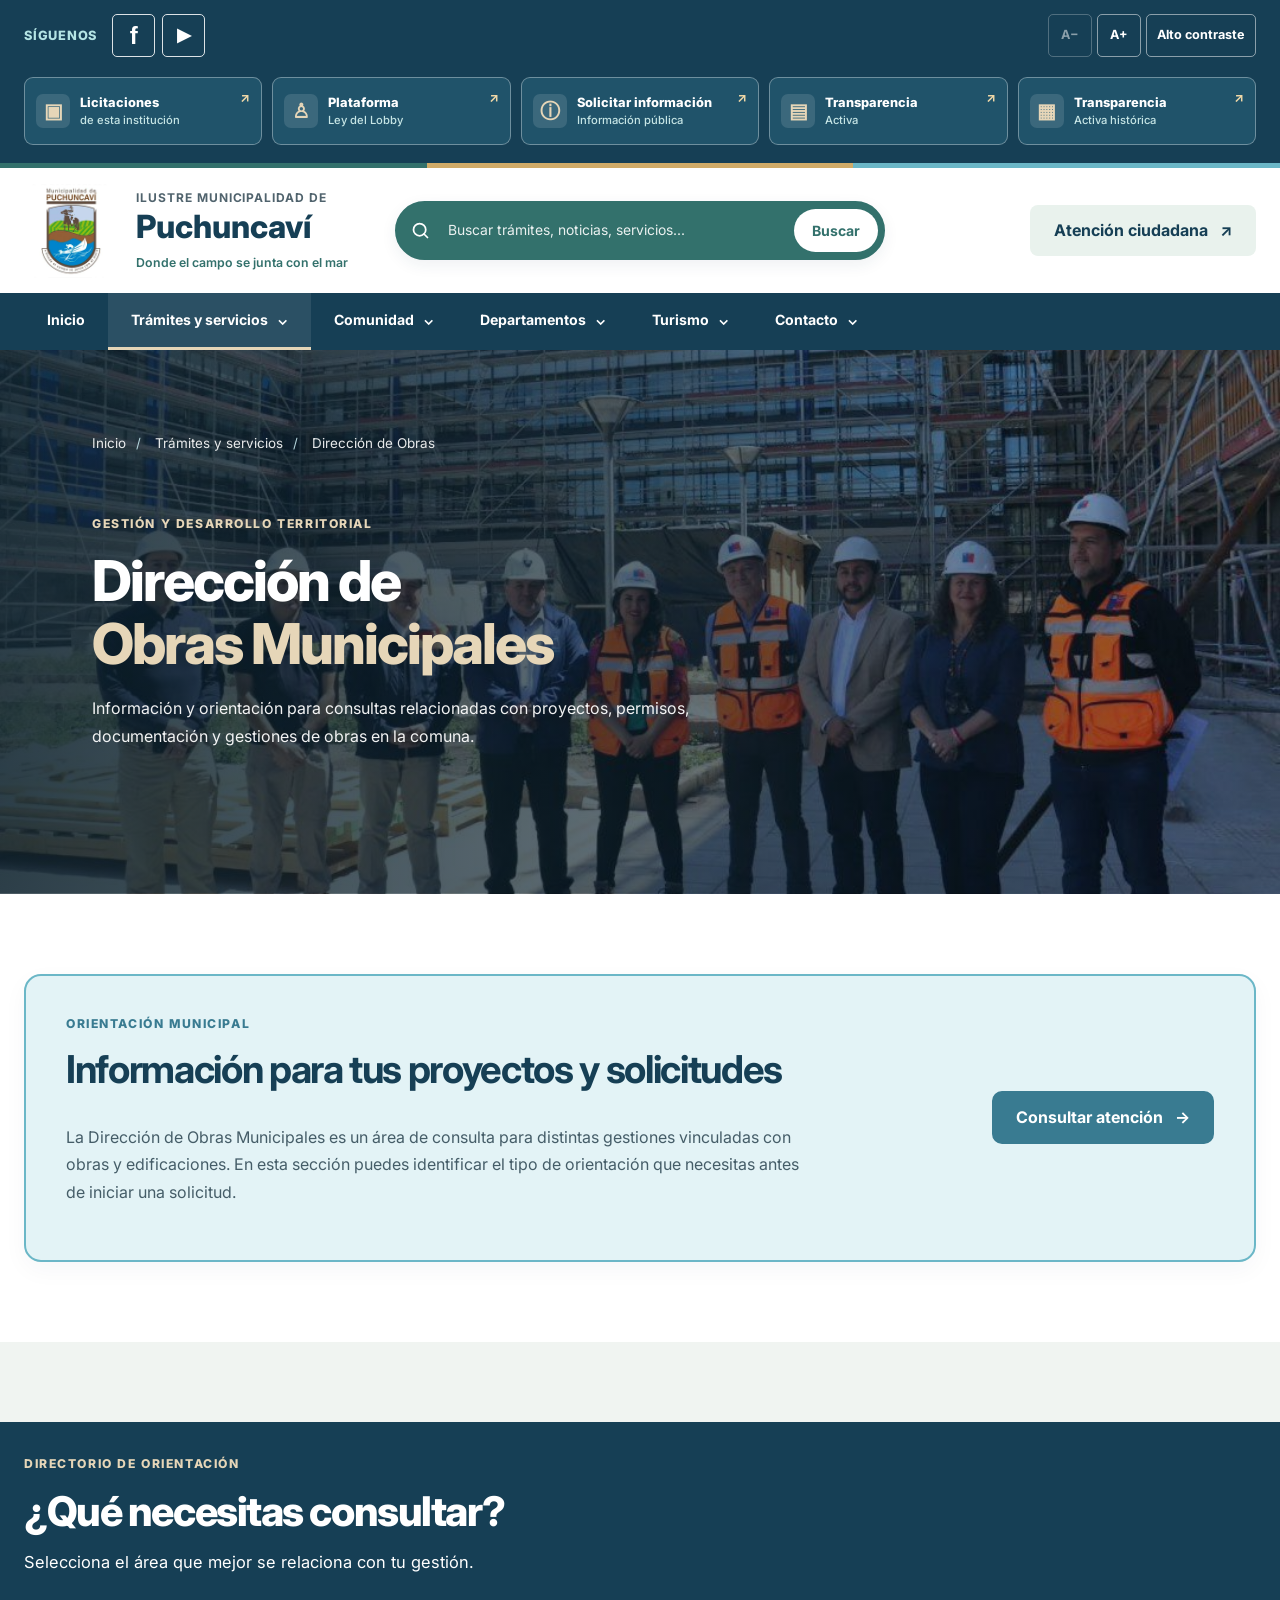
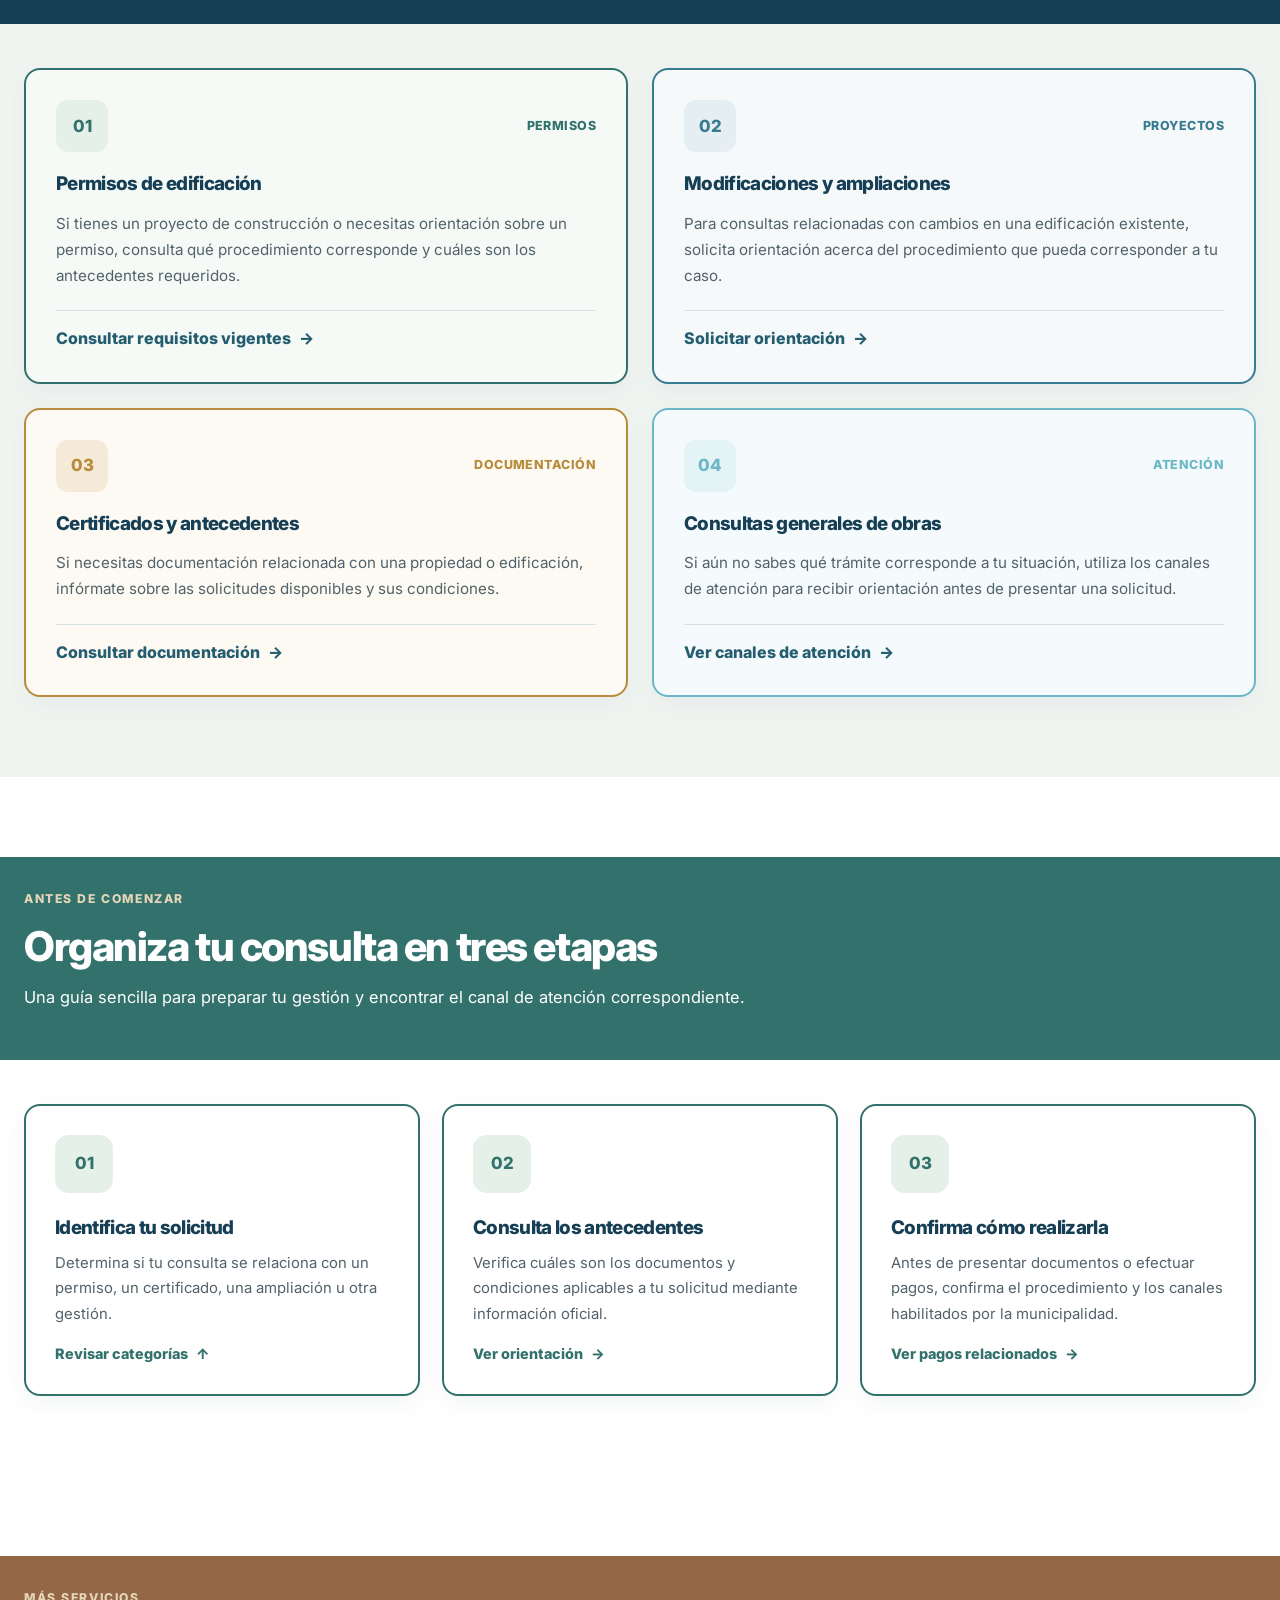
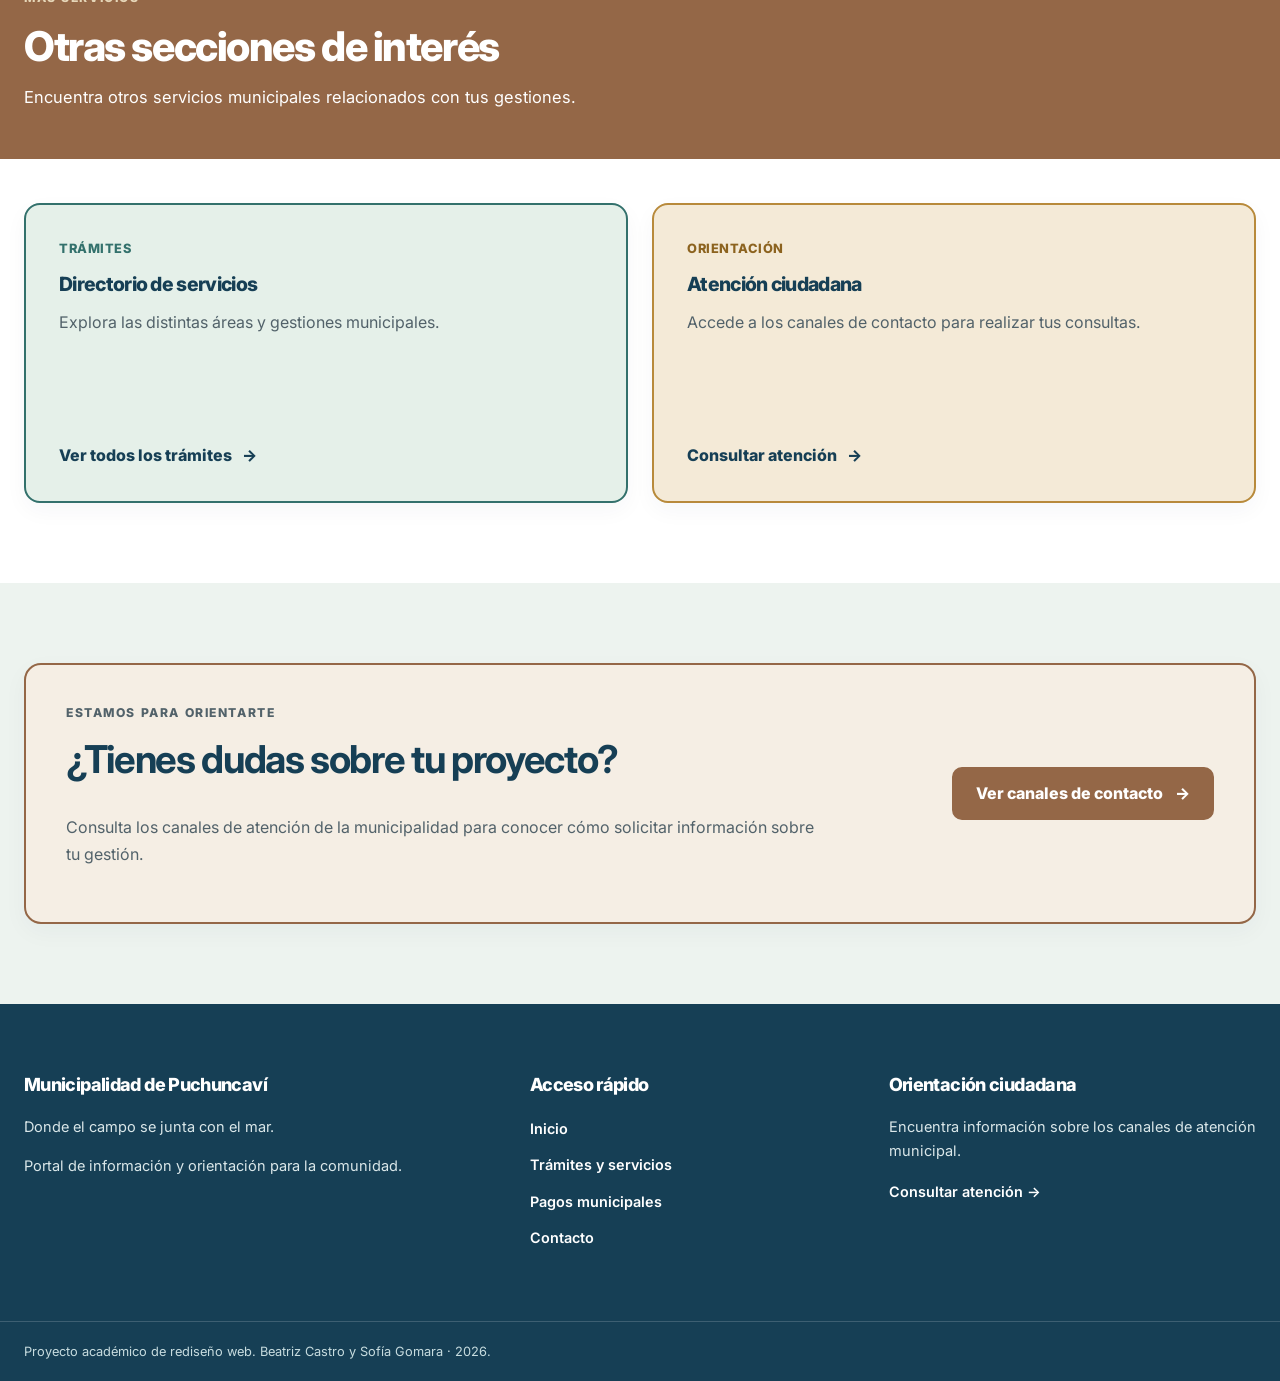
<file: paginas/direccion-obras.html>
<!DOCTYPE html>
<html lang="es-CL">

<head>
  <meta charset="UTF-8">
  <meta name="viewport" content="width=device-width, initial-scale=1.0">

  <meta
    name="description"
    content="Información y orientación sobre solicitudes, permisos y consultas de la Dirección de Obras Municipales de Puchuncaví."
  >

  <meta name="theme-color" content="#163F55">

  <title>Trámites Dirección de Obras Municipales | Municipalidad de Puchuncaví</title>

  <!-- Tipografía -->
  <link rel="preconnect" href="https://fonts.googleapis.com">
  <link rel="preconnect" href="https://fonts.gstatic.com" crossorigin>

  <link
    href="https://fonts.googleapis.com/css2?family=Inter:wght@400;500;600;700;800&display=swap"
    rel="stylesheet"
  >

  <!-- Estilos generales -->
  <link rel="stylesheet" href="../css/estilos.css">

  <!-- JavaScript general -->
  <script src="../js/main.js" defer></script>

  <!-- ESTILOS EXCLUSIVOS DE DIRECCIÓN DE OBRAS -->


</head>

<body class="pagina-interior pagina-obras">

  <a class="saltar-contenido" href="#contenido-principal">
    Saltar al contenido principal
  </a>

  <!-- ==========================================
       CABECERA INSTITUCIONAL
       SIN CAMBIOS EN SU FUNCIONAMIENTO
  =========================================== -->

  <header class="cabecera">

    <div class="barra-superior barra-superior--institucional">

      <div class="contenedor barra-superior__contenido">

        <div class="barra-superior__redes">

          <span class="barra-superior__etiqueta">
            SÍGUENOS
          </span>

          <nav
            class="redes-sociales"
            aria-label="Redes sociales municipales"
          >

            <a
              class="redes-sociales__enlace"
              href="https://www.facebook.com/MunicipalidadPuchuncavi"
              target="_blank"
              rel="noopener noreferrer"
              aria-label="Facebook municipal, abre otra pestaña"
              title="Facebook municipal"
            >
              <span aria-hidden="true">f</span>
            </a>

            <a
              class="redes-sociales__enlace redes-sociales__enlace--youtube"
              href="https://www.youtube.com/channel/UCqsq_ICqY2jT9HgJ0vWUYuw"
              target="_blank"
              rel="noopener noreferrer"
              aria-label="YouTube municipal, abre otra pestaña"
              title="YouTube municipal"
            >
              <span aria-hidden="true">▶</span>
            </a>

          </nav>

        </div>

        <nav
          class="enlaces-institucionales"
          aria-label="Portales institucionales"
        >

          <a
            href="https://munipuchuncavi.cl/transparencianew2.php"
            target="_blank"
            rel="noopener noreferrer"
          >
            Transparencia municipal
            <span aria-hidden="true">↗</span>
          </a>

          <a
            href="https://www.leylobby.gob.cl/"
            target="_blank"
            rel="noopener noreferrer"
          >
            Ley del Lobby
            <span aria-hidden="true">↗</span>
          </a>

        </nav>

        <div
          class="herramientas-accesibilidad"
          role="group"
          aria-label="Herramientas de accesibilidad"
        >

          <button
            class="herramienta"
            type="button"
            data-accion="reducir-texto"
            aria-label="Reducir el tamaño del texto"
          >
            A−
          </button>

          <button
            class="herramienta"
            type="button"
            data-accion="aumentar-texto"
            aria-label="Aumentar el tamaño del texto"
          >
            A+
          </button>

          <button
            class="herramienta"
            type="button"
            data-accion="alternar-contraste"
            aria-pressed="false"
          >
            Alto contraste
          </button>

        </div>

      </div>

    </div>

    <!-- Colores de identidad territorial -->

    <div class="franja-identidad" aria-hidden="true">
      <span class="franja-identidad__verde"></span>
      <span class="franja-identidad__arena"></span>
      <span class="franja-identidad__celeste"></span>
    </div>

    <!-- Escudo y nombre municipal -->

    <div class="contenedor cabecera__principal">

      <a
        class="identidad"
        href="../index.html"
        aria-label="Municipalidad de Puchuncaví, ir al inicio"
      >

        <img
          class="identidad__logo"
          src="../assets/imagenes/identidad/logo-puchuncavi.jpg"
          alt=""
          width="400"
          height="400"
        >

        <span class="identidad__texto">

          <span class="identidad__superior">
            Ilustre Municipalidad de
          </span>

          <span class="identidad__nombre">
            Puchuncaví
          </span>

          <span class="identidad__descripcion">
            Donde el campo se junta con el mar
          </span>

        </span>

      </a>

      <div class="cabecera__acciones">

        <a
          class="cabecera__contacto boton boton--secundario"
          href="contacto.html"
        >
          Atención ciudadana
          <span aria-hidden="true">↗</span>
        </a>

        <button
          class="boton-menu"
          type="button"
          aria-controls="menu-principal"
          aria-expanded="false"
          aria-label="Abrir menú de navegación"
        >
          <span class="boton-menu__linea"></span>
          <span class="boton-menu__linea"></span>
          <span class="boton-menu__linea"></span>
        </button>

      </div>

    </div>

    <!-- Menú principal -->

    <nav
      class="navegacion"
      id="menu-principal"
      aria-label="Navegación principal"
    >

      <div class="contenedor">

        <ul class="navegacion__lista">

          <li>
            <a
              class="navegacion__enlace"
              href="../index.html"
            >
              Inicio
            </a>
          </li>

          <li>
            <a
              class="navegacion__enlace"
              href="tramites.html"
              aria-current="page"
            >
              Trámites y servicios
            </a>
          </li>

          <li>
            <a
              class="navegacion__enlace"
              href="desarrollo-comunitario.html"
            >
              Comunidad
            </a>
          </li>

          <li>
            <a
              class="navegacion__enlace"
              href="seguridad-emergencias.html"
            >
              Seguridad
            </a>
          </li>

          <li>
            <a
              class="navegacion__enlace"
              href="noticias.html"
            >
              Noticias
            </a>
          </li>

          <li>
            <a
              class="navegacion__enlace"
              href="contacto.html"
            >
              Contacto
            </a>
          </li>

        </ul>

      </div>

    </nav>

  </header>

  <!-- ==========================================
       CONTENIDO PRINCIPAL
  =========================================== -->

  <main id="contenido-principal">

    <!-- ==========================================
         PORTADA CON FOTOGRAFÍA
    =========================================== -->

    <section
      class="interior-hero interior-hero--obras"
      aria-labelledby="titulo-obras"
    >

      <div class="contenedor">

        <nav class="migas" aria-label="Ruta de navegación">

          <ol>

            <li>
              <a href="../index.html">Inicio</a>
            </li>

            <li>
              <a href="tramites.html">Trámites y servicios</a>
            </li>

            <li aria-current="page">
              Dirección de Obras
            </li>

          </ol>

        </nav>

        <div class="interior-hero__contenido">

          <div class="interior-hero__texto">

            <p class="etiqueta etiqueta--clara">
              Gestión y desarrollo territorial
            </p>

            <h1 id="titulo-obras">
              Dirección de
              <span>Obras Municipales</span>
            </h1>

            <p>
              Información y orientación para
              consultas relacionadas con proyectos,
              permisos, documentación y gestiones
              de obras en la comuna.
            </p>

          </div>

        </div>

      </div>

    </section>

    <!-- ==========================================
         INTRODUCCIÓN
         RECUADRO CELESTE
    =========================================== -->

    <section
      class="seccion seccion--introduccion obras-introduccion"
      aria-labelledby="titulo-introduccion"
    >

      <div class="contenedor">

        <div class="introduccion-interior">

          <div>

            <p class="etiqueta etiqueta--verde">
              Orientación municipal
            </p>

            <h2 id="titulo-introduccion">
              Información para tus proyectos y solicitudes
            </h2>

            <p>
              La Dirección de Obras Municipales
              es un área de consulta para distintas
              gestiones vinculadas con obras y
              edificaciones. En esta sección puedes
              identificar el tipo de orientación que
              necesitas antes de iniciar una solicitud.
            </p>

          </div>

          <a
            class="boton boton--secundario"
            href="contacto.html"
          >
            Consultar atención
            <span aria-hidden="true">→</span>
          </a>

        </div>

      </div>

    </section>

    <!-- ==========================================
         TIPOS DE CONSULTA
         FRANJA AZUL PETRÓLEO
    =========================================== -->

    <section
      class="seccion seccion--categorias obras-franja obras-gestiones"
      aria-labelledby="titulo-gestiones"
    >

      <div class="contenedor">

        <div class="seccion__encabezado">

          <div>

            <p class="etiqueta etiqueta--verde">
              Directorio de orientación
            </p>

            <h2 id="titulo-gestiones">
              ¿Qué necesitas consultar?
            </h2>

            <p class="seccion__descripcion">
              Selecciona el área que mejor
              se relaciona con tu gestión.
            </p>

          </div>

        </div>

        <div class="obras-gestiones__grid">

          <!-- CONSULTA 1 -->

          <article
            class="categoria-tramite categoria-tramite--verde"
          >

            <div class="categoria-tramite__encabezado">

              <span
                class="categoria-tramite__numero"
                aria-hidden="true"
              >
                01
              </span>

              <span class="categoria-tramite__tipo">
                Permisos
              </span>

            </div>

            <h3>
              Permisos de edificación
            </h3>

            <p>
              Si tienes un proyecto de construcción
              o necesitas orientación sobre un permiso,
              consulta qué procedimiento corresponde
              y cuáles son los antecedentes requeridos.
            </p>

            <ul class="categoria-tramite__enlaces">

              <li>
                <a href="contacto.html">
                  Consultar requisitos vigentes
                  <span aria-hidden="true">→</span>
                </a>
              </li>

            </ul>

          </article>

          <!-- CONSULTA 2 -->

          <article
            class="categoria-tramite categoria-tramite--azul"
          >

            <div class="categoria-tramite__encabezado">

              <span
                class="categoria-tramite__numero"
                aria-hidden="true"
              >
                02
              </span>

              <span class="categoria-tramite__tipo">
                Proyectos
              </span>

            </div>

            <h3>
              Modificaciones y ampliaciones
            </h3>

            <p>
              Para consultas relacionadas con
              cambios en una edificación existente,
              solicita orientación acerca del
              procedimiento que pueda corresponder
              a tu caso.
            </p>

            <ul class="categoria-tramite__enlaces">

              <li>
                <a href="contacto.html">
                  Solicitar orientación
                  <span aria-hidden="true">→</span>
                </a>
              </li>

            </ul>

          </article>

          <!-- CONSULTA 3 -->

          <article
            class="categoria-tramite categoria-tramite--arena"
          >

            <div class="categoria-tramite__encabezado">

              <span
                class="categoria-tramite__numero"
                aria-hidden="true"
              >
                03
              </span>

              <span class="categoria-tramite__tipo">
                Documentación
              </span>

            </div>

            <h3>
              Certificados y antecedentes
            </h3>

            <p>
              Si necesitas documentación
              relacionada con una propiedad
              o edificación, infórmate sobre
              las solicitudes disponibles
              y sus condiciones.
            </p>

            <ul class="categoria-tramite__enlaces">

              <li>
                <a href="contacto.html">
                  Consultar documentación
                  <span aria-hidden="true">→</span>
                </a>
              </li>

            </ul>

          </article>

          <!-- CONSULTA 4 -->

          <article
            class="categoria-tramite categoria-tramite--celeste"
          >

            <div class="categoria-tramite__encabezado">

              <span
                class="categoria-tramite__numero"
                aria-hidden="true"
              >
                04
              </span>

              <span class="categoria-tramite__tipo">
                Atención
              </span>

            </div>

            <h3>
              Consultas generales de obras
            </h3>

            <p>
              Si aún no sabes qué trámite
              corresponde a tu situación,
              utiliza los canales de atención
              para recibir orientación antes
              de presentar una solicitud.
            </p>

            <ul class="categoria-tramite__enlaces">

              <li>
                <a href="contacto.html">
                  Ver canales de atención
                  <span aria-hidden="true">→</span>
                </a>
              </li>

            </ul>

          </article>

        </div>

      </div>

    </section>

    <!-- ==========================================
         GUÍA DE ORIENTACIÓN
         FRANJA VERDE
    =========================================== -->

    <section
      class="seccion seccion--tramites-destacados obras-franja obras-guia"
      aria-labelledby="titulo-guia"
    >

      <div class="contenedor">

        <div class="seccion__encabezado">

          <div>

            <p class="etiqueta etiqueta--azul">
              Antes de comenzar
            </p>

            <h2 id="titulo-guia">
              Organiza tu consulta en tres etapas
            </h2>

            <p class="seccion__descripcion">
              Una guía sencilla para preparar
              tu gestión y encontrar el canal
              de atención correspondiente.
            </p>

          </div>

        </div>

        <div class="cuadricula cuadricula--tres">

          <!-- ETAPA 1 -->

          <article class="tarjeta-servicio">

            <span
              class="tarjeta-servicio__icono tarjeta-servicio__icono--verde"
              aria-hidden="true"
            >
              01
            </span>

            <h3>
              Identifica tu solicitud
            </h3>

            <p>
              Determina si tu consulta
              se relaciona con un permiso,
              un certificado, una ampliación
              u otra gestión.
            </p>

            <a href="#titulo-gestiones">
              Revisar categorías
              <span aria-hidden="true">↑</span>
            </a>

          </article>

          <!-- ETAPA 2 -->

          <article class="tarjeta-servicio">

            <span
              class="tarjeta-servicio__icono tarjeta-servicio__icono--azul"
              aria-hidden="true"
            >
              02
            </span>

            <h3>
              Consulta los antecedentes
            </h3>

            <p>
              Verifica cuáles son
              los documentos y condiciones
              aplicables a tu solicitud
              mediante información oficial.
            </p>

            <a href="contacto.html">
              Ver orientación
              <span aria-hidden="true">→</span>
            </a>

          </article>

          <!-- ETAPA 3 -->

          <article class="tarjeta-servicio">

            <span
              class="tarjeta-servicio__icono tarjeta-servicio__icono--arena"
              aria-hidden="true"
            >
              03
            </span>

            <h3>
              Confirma cómo realizarla
            </h3>

            <p>
              Antes de presentar documentos
              o efectuar pagos, confirma
              el procedimiento y los canales
              habilitados por la municipalidad.
            </p>

            <a href="pagos-municipales.html">
              Ver pagos relacionados
              <span aria-hidden="true">→</span>
            </a>

          </article>

        </div>

      </div>

    </section>

    <!-- ==========================================
         TRÁMITES RELACIONADOS
         FRANJA MARRÓN
    =========================================== -->

    <section
      class="seccion seccion--tramites obras-franja obras-relacionados"
      aria-labelledby="titulo-relacionados"
    >

      <div class="contenedor">

        <div class="seccion__encabezado">

          <div>

            <p class="etiqueta etiqueta--verde">
              Más servicios
            </p>

            <h2 id="titulo-relacionados">
              Otras secciones de interés
            </h2>

            <p class="seccion__descripcion">
              Encuentra otros servicios municipales
              relacionados con tus gestiones.
            </p>

          </div>

        </div>

        <div class="obras-relacionados__grid">

          <!-- DIRECTORIO -->

          <article
            class="tarjeta-comunidad tarjeta-comunidad--verde"
          >

            <div class="tarjeta-comunidad__contenido">

              <span class="tarjeta-comunidad__numero">
                Trámites
              </span>

              <h3>
                Directorio de servicios
              </h3>

              <p>
                Explora las distintas áreas
                y gestiones municipales.
              </p>

              <a href="tramites.html">
                Ver todos los trámites
                <span aria-hidden="true">→</span>
              </a>

            </div>

          </article>

          <!-- ORIENTACIÓN -->

          <article
            class="tarjeta-comunidad tarjeta-comunidad--arena"
          >

            <div class="tarjeta-comunidad__contenido">

              <span class="tarjeta-comunidad__numero">
                Orientación
              </span>

              <h3>
                Atención ciudadana
              </h3>

              <p>
                Accede a los canales
                de contacto para realizar
                tus consultas.
              </p>

              <a href="contacto.html">
                Consultar atención
                <span aria-hidden="true">→</span>
              </a>

            </div>

          </article>

        </div>

      </div>

    </section>

    <!-- ==========================================
         BLOQUE DE AYUDA
         RECUADRO MARRÓN
    =========================================== -->

    <section
      class="seccion seccion--orientacion obras-ayuda"
      aria-labelledby="titulo-ayuda"
    >

      <div class="contenedor">

        <div class="bloque-orientacion">

          <div class="bloque-orientacion__texto">

            <p class="etiqueta etiqueta--clara">
              Estamos para orientarte
            </p>

            <h2 id="titulo-ayuda">
              ¿Tienes dudas sobre tu proyecto?
            </h2>

            <p>
              Consulta los canales de atención
              de la municipalidad para conocer
              cómo solicitar información
              sobre tu gestión.
            </p>

          </div>

          <a
            class="boton boton--claro"
            href="contacto.html"
          >
            Ver canales de contacto
            <span aria-hidden="true">→</span>
          </a>

        </div>

      </div>

    </section>

  </main>

  <!-- ==========================================
       PIE DE PÁGINA
       MISMO CONTENIDO ORIGINAL
  =========================================== -->

  <footer class="pie-pagina">

    <div class="contenedor pie-pagina__contenido">

      <div class="pie-pagina__identidad">

        <h2>
          Municipalidad de Puchuncaví
        </h2>

        <p>
          Donde el campo se junta con el mar.
        </p>

        <p>
          Portal de información y orientación
          para la comunidad.
        </p>

      </div>

      <div class="pie-pagina__enlaces">

        <h2>
          Acceso rápido
        </h2>

        <ul>

          <li>
            <a href="../index.html">
              Inicio
            </a>
          </li>

          <li>
            <a href="tramites.html">
              Trámites y servicios
            </a>
          </li>

          <li>
            <a href="pagos-municipales.html">
              Pagos municipales
            </a>
          </li>

          <li>
            <a href="contacto.html">
              Contacto
            </a>
          </li>

        </ul>

      </div>

      <div class="pie-pagina__atencion">

        <h2>
          Orientación ciudadana
        </h2>

        <p>
          Encuentra información sobre
          los canales de atención municipal.
        </p>

        <a href="contacto.html">
          Consultar atención
          <span aria-hidden="true">→</span>
        </a>

      </div>

    </div>

    <div class="pie-pagina__inferior">

      <div class="contenedor">

        <p>
          Proyecto académico de rediseño web.
          Beatriz Castro y Sofía Gomara · 2026.
        </p>

      </div>

    </div>

  </footer>

</body>
</html>
</file>
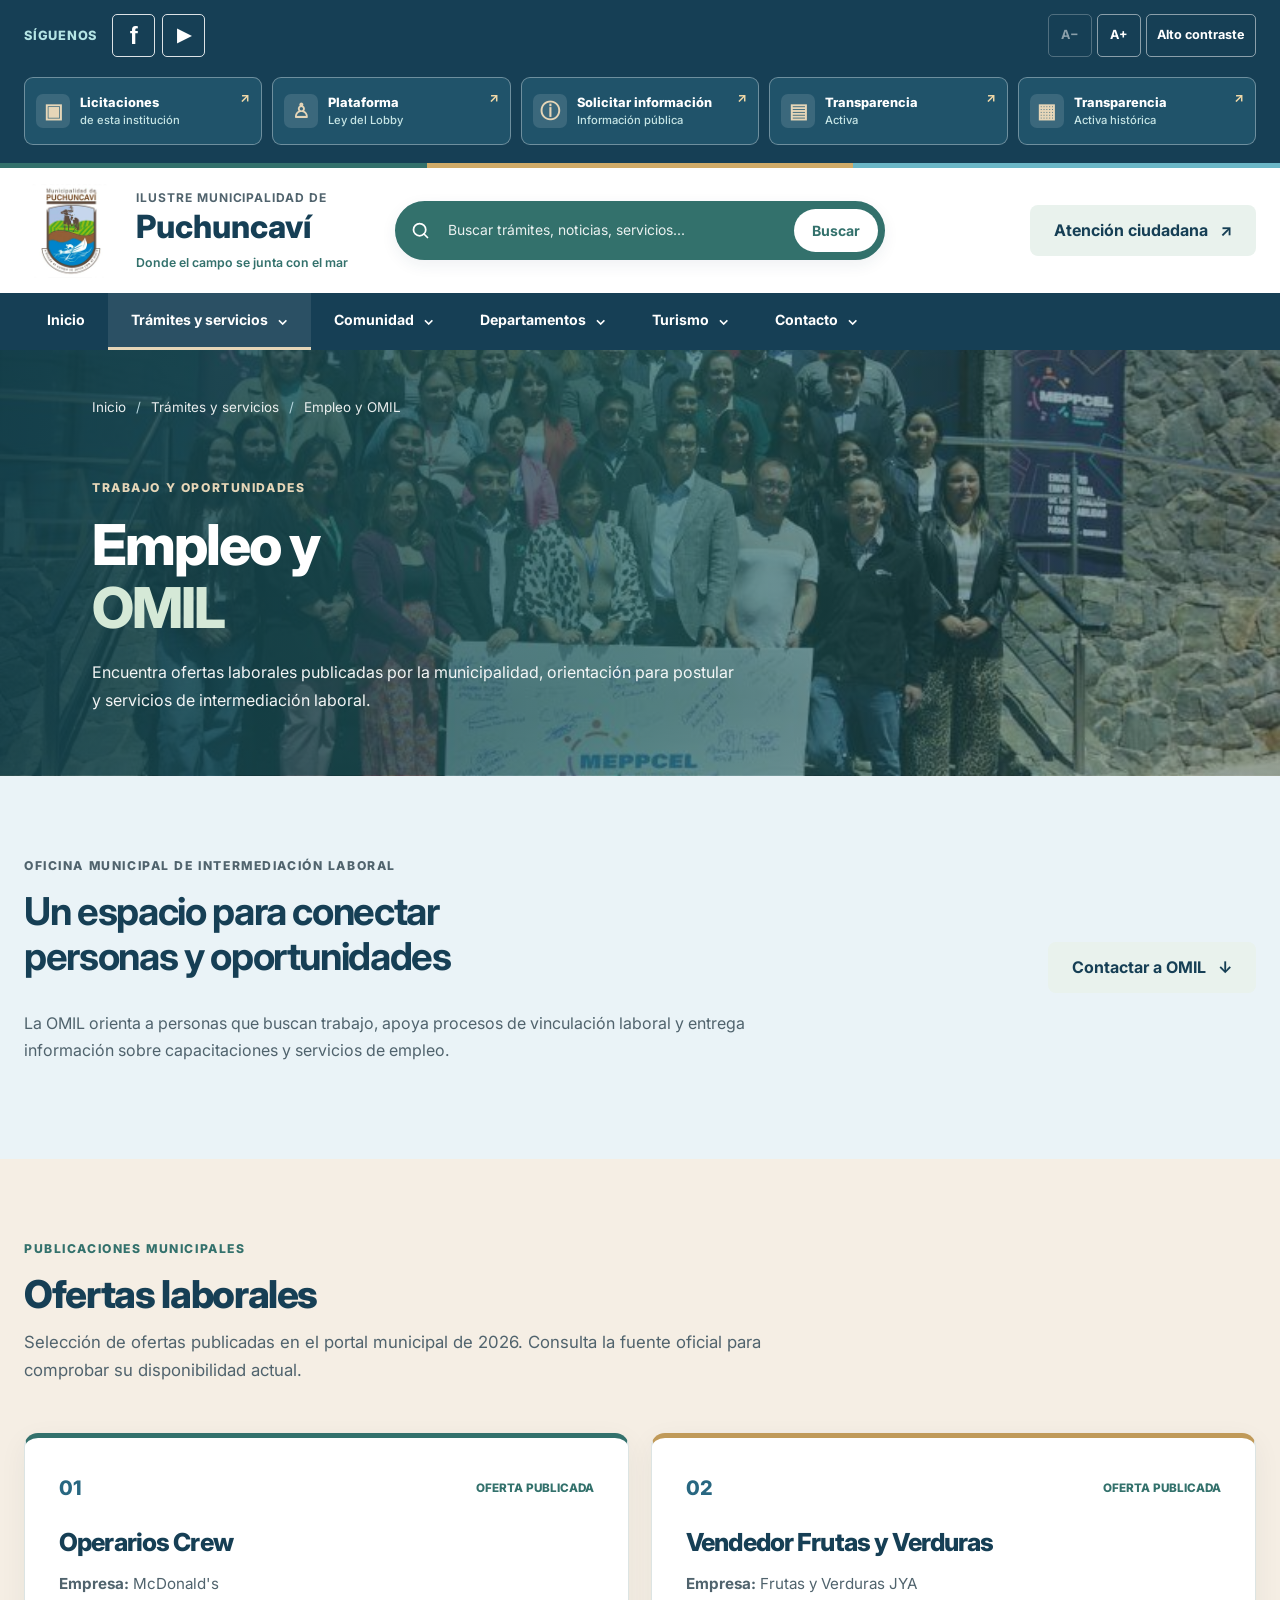
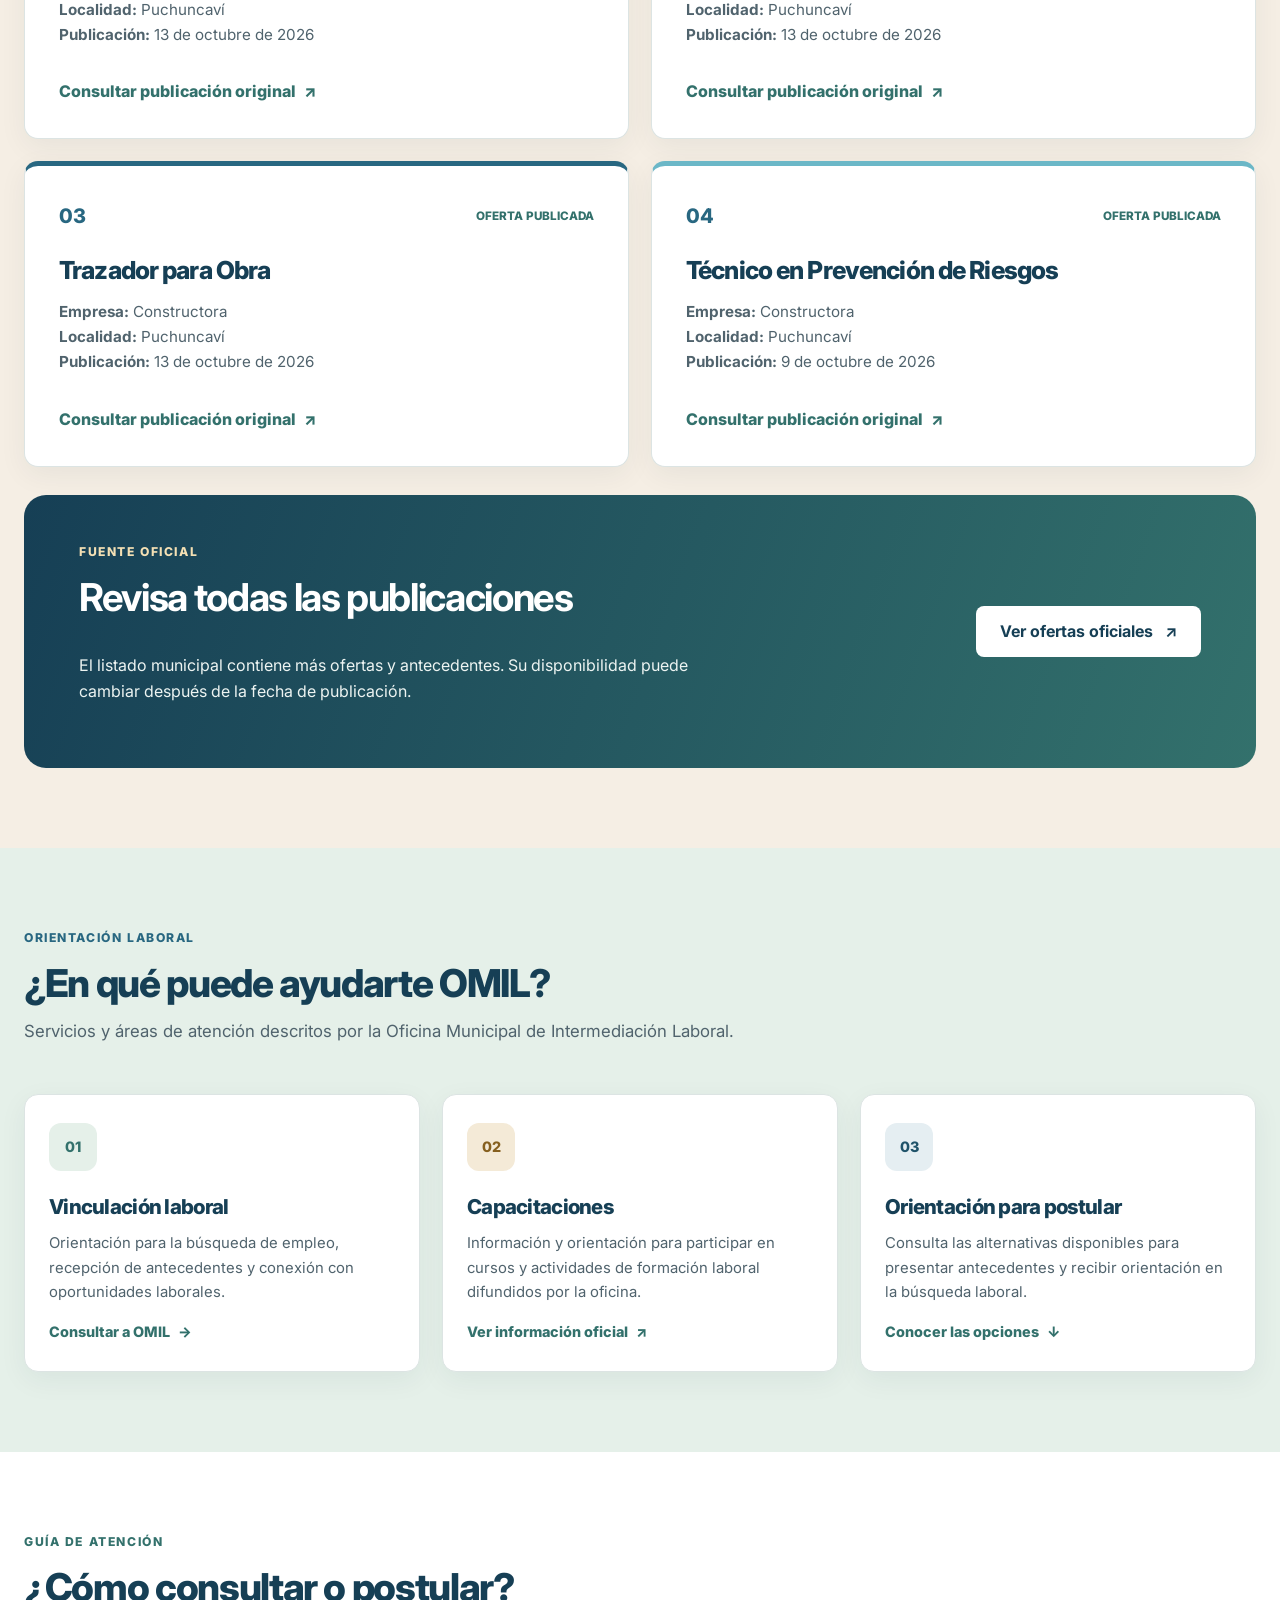
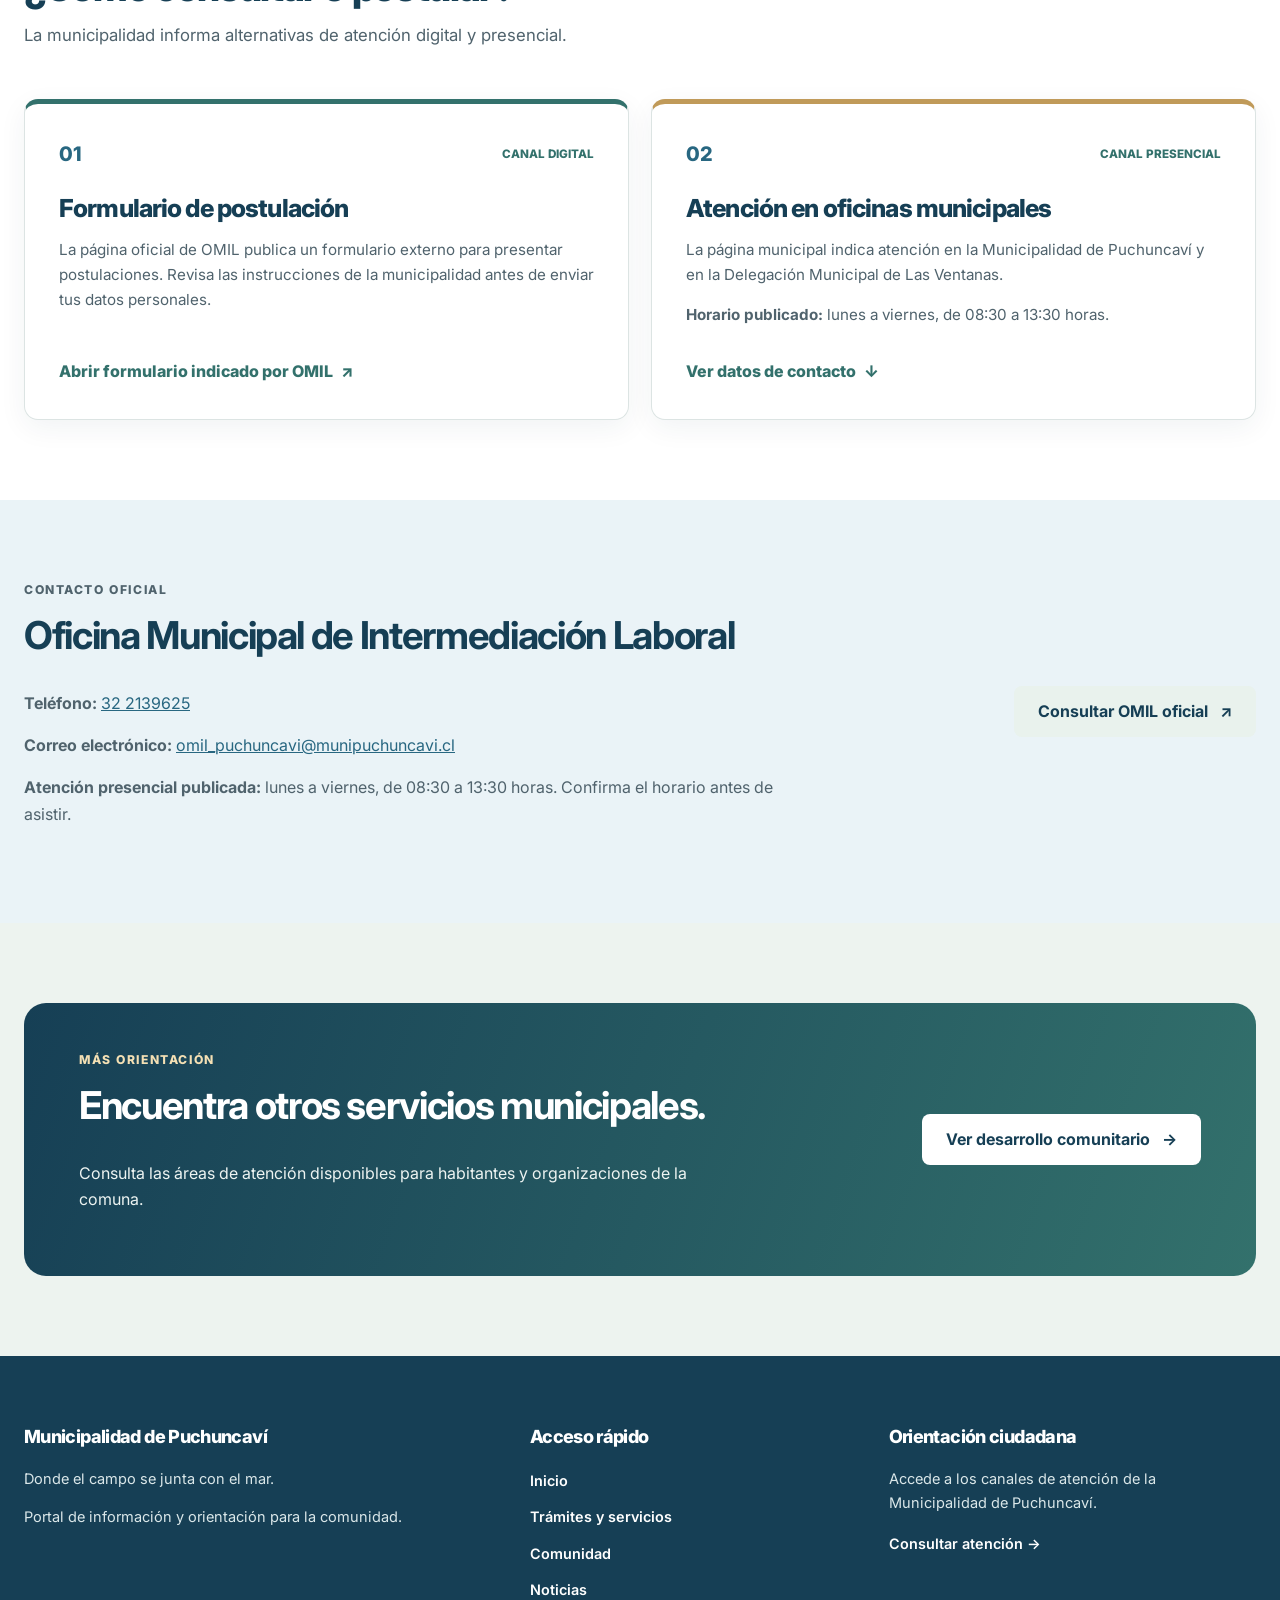
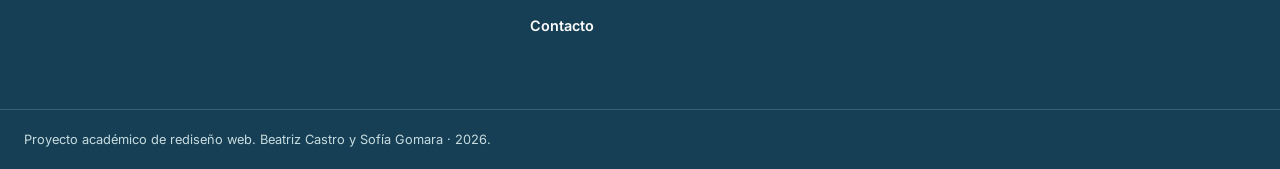
<file: paginas/empleo-omil.html>
<!DOCTYPE html>

<html lang="es-CL">
<head>
<meta charset="utf-8"/>
<meta content="width=device-width, initial-scale=1.0" name="viewport"/>
<meta content="Ofertas laborales, capacitaciones y orientación de la Oficina Municipal de Intermediación Laboral de Puchuncaví." name="description"/>
<meta content="#163F55" name="theme-color"/>
<title>Empleo y OMIL | Municipalidad de Puchuncaví</title>
<link href="https://fonts.googleapis.com" rel="preconnect"/>
<link crossorigin="" href="https://fonts.gstatic.com" rel="preconnect"/>
<link href="https://fonts.googleapis.com/css2?family=Inter:wght@400;500;600;700;800&amp;display=swap" rel="stylesheet"/>
<link href="../css/estilos.css" rel="stylesheet"/>
<script defer="" src="../js/main.js"></script>
</head>
<body class="pagina-interior pagina-empleo">
<a class="saltar-contenido" href="#contenido-principal">
    Saltar al contenido principal
  </a>
<!-- CABECERA INSTITUCIONAL -->
<header class="cabecera">
<div class="barra-superior barra-superior--institucional">
<div class="contenedor barra-superior__contenido">
<div class="barra-superior__redes">
<span class="barra-superior__etiqueta">SÍGUENOS</span>
<nav aria-label="Redes sociales municipales" class="redes-sociales">
<a aria-label="Facebook municipal, abre otra pestaña" class="redes-sociales__enlace" href="https://www.facebook.com/MunicipalidadPuchuncavi" rel="noopener noreferrer" target="_blank" title="Facebook municipal">
<span aria-hidden="true">f</span>
</a>
<a aria-label="YouTube municipal, abre otra pestaña" class="redes-sociales__enlace redes-sociales__enlace--youtube" href="https://www.youtube.com/channel/UCqsq_ICqY2jT9HgJ0vWUYuw" rel="noopener noreferrer" target="_blank" title="YouTube municipal">
<span aria-hidden="true">▶</span>
</a>
</nav>
</div>
<nav aria-label="Portales institucionales" class="enlaces-institucionales">
<a href="https://munipuchuncavi.cl/transparencianew2.php" rel="noopener noreferrer" target="_blank">
            Transparencia municipal
            <span aria-hidden="true">↗</span>
</a>
<a href="https://www.leylobby.gob.cl/" rel="noopener noreferrer" target="_blank">
            Ley del Lobby
            <span aria-hidden="true">↗</span>
</a>
</nav>
<div aria-label="Herramientas de accesibilidad" class="herramientas-accesibilidad" role="group">
<button aria-label="Reducir tamaño del texto" class="herramienta" data-accion="reducir-texto" type="button">A−</button>
<button aria-label="Aumentar tamaño del texto" class="herramienta" data-accion="aumentar-texto" type="button">A+</button>
<button aria-pressed="false" class="herramienta" data-accion="alternar-contraste" type="button">Alto contraste</button>
</div>
</div>
</div>
<div aria-hidden="true" class="franja-identidad">
<span class="franja-identidad__verde"></span>
<span class="franja-identidad__arena"></span>
<span class="franja-identidad__celeste"></span>
</div>
<div class="contenedor cabecera__principal">
<a aria-label="Municipalidad de Puchuncaví, volver al inicio" class="identidad" href="../index.html">
<img alt="" class="identidad__logo" height="400" src="../assets/imagenes/identidad/logo-puchuncavi.jpg" width="400"/>
<span class="identidad__texto">
<span class="identidad__superior">
            Ilustre Municipalidad de
          </span>
<span class="identidad__nombre">
            Puchuncaví
          </span>
<span class="identidad__descripcion">
            Donde el campo se junta con el mar
          </span>
</span>
</a>
<div class="cabecera__acciones">
<a class="cabecera__contacto boton boton--secundario" href="contacto.html">
          Atención ciudadana
          <span aria-hidden="true">↗</span>
</a>
<button aria-controls="menu-principal" aria-expanded="false" aria-label="Abrir menú de navegación" class="boton-menu" type="button">
<span class="boton-menu__linea"></span>
<span class="boton-menu__linea"></span>
<span class="boton-menu__linea"></span>
</button>
</div>
</div>
<nav aria-label="Navegación principal" class="navegacion" id="menu-principal">
<div class="contenedor">
<ul class="navegacion__lista">
<li>
<a class="navegacion__enlace" href="../index.html">
              Inicio
            </a>
</li>
<li>
<a class="navegacion__enlace" href="tramites.html">
              Trámites y servicios
            </a>
</li>
<li>
<a class="navegacion__enlace" href="desarrollo-comunitario.html">
              Comunidad
            </a>
</li>
<li>
<a class="navegacion__enlace" href="seguridad-emergencias.html">
              Seguridad
            </a>
</li>
<li>
<a class="navegacion__enlace" href="noticias.html">
              Noticias
            </a>
</li>
<li>
<a class="navegacion__enlace" href="contacto.html">
              Contacto
            </a>
</li>
</ul>
</div>
</nav>
</header>
<!-- CONTENIDO PRINCIPAL -->
<main id="contenido-principal">
<!-- PORTADA -->
<section aria-labelledby="titulo-empleo" class="interior-hero interior-hero--empleo">
<div class="contenedor">
<nav aria-label="Ruta de navegación" class="migas">
<ol><li><a href="../index.html">Inicio</a></li><li><a href="tramites.html">Trámites y servicios</a></li><li aria-current="page">Empleo y OMIL</li></ol>
</nav>
<div class="interior-hero__contenido">
<div class="interior-hero__texto">
<p class="etiqueta etiqueta--clara">
              Trabajo y oportunidades
            </p>
<h1 id="titulo-empleo">
              Empleo y
              <span>OMIL</span>
</h1>
<p>
              Encuentra ofertas laborales publicadas
              por la municipalidad, orientación
              para postular y servicios de
              intermediación laboral.
            </p>
</div>
<div aria-hidden="true" class="interior-hero__detalle">
<span class="interior-hero__numero">07</span>
<span class="interior-hero__detalle-texto">
              Desarrollo laboral
            </span>
</div>
</div>
</div>
</section>
<!-- INTRODUCCIÓN -->
<section aria-labelledby="titulo-omil" class="seccion seccion--introduccion">
<div class="contenedor">
<div class="introduccion-interior">
<div>
<p class="etiqueta etiqueta--verde">
              Oficina Municipal de Intermediación Laboral
            </p>
<h2 id="titulo-omil">
              Un espacio para conectar personas y oportunidades
            </h2>
<p>
              La OMIL orienta a personas que buscan trabajo,
              apoya procesos de vinculación laboral
              y entrega información sobre
              capacitaciones y servicios de empleo.
            </p>
</div>
<a class="boton boton--secundario" href="#contacto-omil">
            Contactar a OMIL
            <span aria-hidden="true">↓</span>
</a>
</div>
</div>
</section>
<!-- LISTADO DE OFERTAS REALES -->
<section aria-labelledby="titulo-ofertas" class="seccion seccion--categorias">
<div class="contenedor">
<div class="seccion__encabezado">
<div>
<p class="etiqueta etiqueta--verde">
              Publicaciones municipales
            </p>
<h2 id="titulo-ofertas">
              Ofertas laborales
            </h2>
<p class="seccion__descripcion">
              Selección de ofertas publicadas
              en el portal municipal de 2026.
              Consulta la fuente oficial para
              comprobar su disponibilidad actual.
            </p>
</div>
</div>
<!--
          Cada oferta mantiene la misma estructura:
          cargo, empresa, localidad, fecha y enlace.
          El listado es una selección de publicaciones,
          no una consulta de vacantes en tiempo real.
        -->
<div class="cuadricula cuadricula--dos">
<article class="categoria-tramite categoria-tramite--verde">
<div class="categoria-tramite__encabezado">
<span aria-hidden="true" class="categoria-tramite__numero">
                01
              </span>
<span class="categoria-tramite__tipo">
                Oferta publicada
              </span>
</div>
<h3>Operarios Crew</h3>
<p>
<strong>Empresa:</strong> McDonald's
              <br/>
<strong>Localidad:</strong> Puchuncaví
              <br/>
<strong>Publicación:</strong>
<time datetime="2026-10-13">13 de octubre de 2026</time>
</p>
<ul class="categoria-tramite__enlaces">
<li>
<a href="https://www.munipuchuncavi.cl/ofertasLaborales2026.php" rel="noopener noreferrer" target="_blank">
                  Consultar publicación original
                  <span aria-hidden="true">↗</span>
</a>
</li>
</ul>
</article>
<article class="categoria-tramite categoria-tramite--arena">
<div class="categoria-tramite__encabezado">
<span aria-hidden="true" class="categoria-tramite__numero">
                02
              </span>
<span class="categoria-tramite__tipo">
                Oferta publicada
              </span>
</div>
<h3>Vendedor Frutas y Verduras</h3>
<p>
<strong>Empresa:</strong> Frutas y Verduras JYA
              <br/>
<strong>Localidad:</strong> Puchuncaví
              <br/>
<strong>Publicación:</strong>
<time datetime="2026-10-13">13 de octubre de 2026</time>
</p>
<ul class="categoria-tramite__enlaces">
<li>
<a href="https://www.munipuchuncavi.cl/ofertasLaborales2026.php" rel="noopener noreferrer" target="_blank">
                  Consultar publicación original
                  <span aria-hidden="true">↗</span>
</a>
</li>
</ul>
</article>
<article class="categoria-tramite categoria-tramite--azul">
<div class="categoria-tramite__encabezado">
<span aria-hidden="true" class="categoria-tramite__numero">
                03
              </span>
<span class="categoria-tramite__tipo">
                Oferta publicada
              </span>
</div>
<h3>Trazador para Obra</h3>
<p>
<strong>Empresa:</strong> Constructora
              <br/>
<strong>Localidad:</strong> Puchuncaví
              <br/>
<strong>Publicación:</strong>
<time datetime="2026-10-13">13 de octubre de 2026</time>
</p>
<ul class="categoria-tramite__enlaces">
<li>
<a href="https://www.munipuchuncavi.cl/ofertasLaborales2026.php" rel="noopener noreferrer" target="_blank">
                  Consultar publicación original
                  <span aria-hidden="true">↗</span>
</a>
</li>
</ul>
</article>
<article class="categoria-tramite categoria-tramite--celeste">
<div class="categoria-tramite__encabezado">
<span aria-hidden="true" class="categoria-tramite__numero">
                04
              </span>
<span class="categoria-tramite__tipo">
                Oferta publicada
              </span>
</div>
<h3>Técnico en Prevención de Riesgos</h3>
<p>
<strong>Empresa:</strong> Constructora
              <br/>
<strong>Localidad:</strong> Puchuncaví
              <br/>
<strong>Publicación:</strong>
<time datetime="2026-10-09">9 de octubre de 2026</time>
</p>
<ul class="categoria-tramite__enlaces">
<li>
<a href="https://www.munipuchuncavi.cl/ofertasLaborales2026.php" rel="noopener noreferrer" target="_blank">
                  Consultar publicación original
                  <span aria-hidden="true">↗</span>
</a>
</li>
</ul>
</article>
</div>
<div class="bloque-orientacion bloque-orientacion--separado">
<div class="bloque-orientacion__texto">
<p class="etiqueta etiqueta--clara">
              Fuente oficial
            </p>
<h2>
              Revisa todas las publicaciones
            </h2>
<p>
              El listado municipal contiene más ofertas
              y antecedentes. Su disponibilidad puede cambiar
              después de la fecha de publicación.
            </p>
</div>
<a class="boton boton--claro" href="https://www.munipuchuncavi.cl/ofertasLaborales2026.php" rel="noopener noreferrer" target="_blank">
            Ver ofertas oficiales
            <span aria-hidden="true">↗</span>
</a>
</div>
</div>
</section>
<!-- SERVICIOS DE LA OFICINA OMIL -->
<section aria-labelledby="titulo-servicios-omil" class="seccion seccion--tramites-destacados">
<div class="contenedor">
<div class="seccion__encabezado">
<div>
<p class="etiqueta etiqueta--azul">
              Orientación laboral
            </p>
<h2 id="titulo-servicios-omil">
              ¿En qué puede ayudarte OMIL?
            </h2>
<p class="seccion__descripcion">
              Servicios y áreas de atención descritos
              por la Oficina Municipal de Intermediación Laboral.
            </p>
</div>
</div>
<div class="cuadricula cuadricula--tres">
<article class="tarjeta-servicio">
<span aria-hidden="true" class="tarjeta-servicio__icono tarjeta-servicio__icono--verde">01</span>
<h3>Vinculación laboral</h3>
<p>
              Orientación para la búsqueda de empleo,
              recepción de antecedentes y conexión
              con oportunidades laborales.
            </p>
<a href="#contacto-omil">
              Consultar a OMIL
              <span aria-hidden="true">→</span>
</a>
</article>
<article class="tarjeta-servicio">
<span aria-hidden="true" class="tarjeta-servicio__icono tarjeta-servicio__icono--arena">02</span>
<h3>Capacitaciones</h3>
<p>
              Información y orientación para participar
              en cursos y actividades de formación
              laboral difundidos por la oficina.
            </p>
<a href="https://www.munipuchuncavi.cl/ofertas.php" rel="noopener noreferrer" target="_blank">
              Ver información oficial
              <span aria-hidden="true">↗</span>
</a>
</article>
<article class="tarjeta-servicio">
<span aria-hidden="true" class="tarjeta-servicio__icono tarjeta-servicio__icono--azul">03</span>
<h3>Orientación para postular</h3>
<p>
              Consulta las alternativas disponibles
              para presentar antecedentes y recibir
              orientación en la búsqueda laboral.
            </p>
<a href="#como-postular">
              Conocer las opciones
              <span aria-hidden="true">↓</span>
</a>
</article>
</div>
</div>
</section>
<!-- POSTULACIONES -->
<section aria-labelledby="titulo-postular" class="seccion seccion--tramites" id="como-postular">
<div class="contenedor">
<div class="seccion__encabezado">
<div>
<p class="etiqueta etiqueta--verde">
              Guía de atención
            </p>
<h2 id="titulo-postular">
              ¿Cómo consultar o postular?
            </h2>
<p class="seccion__descripcion">
              La municipalidad informa alternativas
              de atención digital y presencial.
            </p>
</div>
</div>
<div class="cuadricula cuadricula--dos">
<article class="categoria-tramite categoria-tramite--verde">
<div class="categoria-tramite__encabezado">
<span aria-hidden="true" class="categoria-tramite__numero">
                01
              </span>
<span class="categoria-tramite__tipo">
                Canal digital
              </span>
</div>
<h3>Formulario de postulación</h3>
<p>
              La página oficial de OMIL publica
              un formulario externo para presentar
              postulaciones. Revisa las instrucciones
              de la municipalidad antes de enviar
              tus datos personales.
            </p>
<ul class="categoria-tramite__enlaces">
<li>
<a href="https://forms.gle/nvrRvSuUmkgK8mAd7" rel="noopener noreferrer" target="_blank">
                  Abrir formulario indicado por OMIL
                  <span aria-hidden="true">↗</span>
</a>
</li>
</ul>
</article>
<article class="categoria-tramite categoria-tramite--arena">
<div class="categoria-tramite__encabezado">
<span aria-hidden="true" class="categoria-tramite__numero">
                02
              </span>
<span class="categoria-tramite__tipo">
                Canal presencial
              </span>
</div>
<h3>Atención en oficinas municipales</h3>
<p>
              La página municipal indica atención
              en la Municipalidad de Puchuncaví
              y en la Delegación Municipal
              de Las Ventanas.
            </p>
<p>
<strong>Horario publicado:</strong>
              lunes a viernes, de 08:30 a 13:30 horas.
            </p>
<ul class="categoria-tramite__enlaces">
<li>
<a href="#contacto-omil">
                  Ver datos de contacto
                  <span aria-hidden="true">↓</span>
</a>
</li>
</ul>
</article>
</div>
</div>
</section>
<!-- CONTACTO ESPECÍFICO OMIL -->
<section aria-labelledby="titulo-contacto-omil" class="seccion seccion--introduccion" id="contacto-omil">
<div class="contenedor">
<div class="introduccion-interior">
<div>
<p class="etiqueta etiqueta--verde">
              Contacto oficial
            </p>
<h2 id="titulo-contacto-omil">
              Oficina Municipal de Intermediación Laboral
            </h2>
<p>
<strong>Teléfono:</strong>
<a href="tel:+56322139625">
                32 2139625
              </a>
</p>
<p>
<strong>Correo electrónico:</strong>
<a href="mailto:omil_puchuncavi@munipuchuncavi.cl">
                omil_puchuncavi@munipuchuncavi.cl
              </a>
</p>
<p>
<strong>Atención presencial publicada:</strong>
              lunes a viernes, de 08:30 a 13:30 horas.
              Confirma el horario antes de asistir.
            </p>
</div>
<a class="boton boton--secundario" href="https://www.munipuchuncavi.cl/omil.php" rel="noopener noreferrer" target="_blank">
            Consultar OMIL oficial
            <span aria-hidden="true">↗</span>
</a>
</div>
</div>
</section>
<!-- OTRAS SECCIONES -->
<section aria-labelledby="titulo-cierre" class="seccion seccion--orientacion">
<div class="contenedor">
<div class="bloque-orientacion">
<div class="bloque-orientacion__texto">
<p class="etiqueta etiqueta--clara">
              Más orientación
            </p>
<h2 id="titulo-cierre">
              Encuentra otros servicios municipales.
            </h2>
<p>
              Consulta las áreas de atención disponibles
              para habitantes y organizaciones
              de la comuna.
            </p>
</div>
<a class="boton boton--claro" href="desarrollo-comunitario.html">
            Ver desarrollo comunitario
            <span aria-hidden="true">→</span>
</a>
</div>
</div>
</section>
</main>
<!-- PIE DE PÁGINA -->
<footer class="pie-pagina">
<div class="contenedor pie-pagina__contenido">
<div class="pie-pagina__identidad">
<h2>Municipalidad de Puchuncaví</h2>
<p>Donde el campo se junta con el mar.</p>
<p>
          Portal de información y orientación
          para la comunidad.
        </p>
</div>
<div class="pie-pagina__enlaces">
<h2>Acceso rápido</h2>
<ul>
<li><a href="../index.html">Inicio</a></li>
<li><a href="tramites.html">Trámites y servicios</a></li>
<li><a href="desarrollo-comunitario.html">Comunidad</a></li>
<li><a href="noticias.html">Noticias</a></li>
<li><a href="contacto.html">Contacto</a></li>
</ul>
</div>
<div class="pie-pagina__atencion">
<h2>Orientación ciudadana</h2>
<p>
          Accede a los canales de atención
          de la Municipalidad de Puchuncaví.
        </p>
<a href="contacto.html">
          Consultar atención →
        </a>
</div>
</div>
<div class="pie-pagina__inferior">
<div class="contenedor">
<p>
          Proyecto académico de rediseño web.
          Beatriz Castro y Sofía Gomara · 2026.
        </p>
</div>
</div>
</footer>
</body>
</html>
</file>
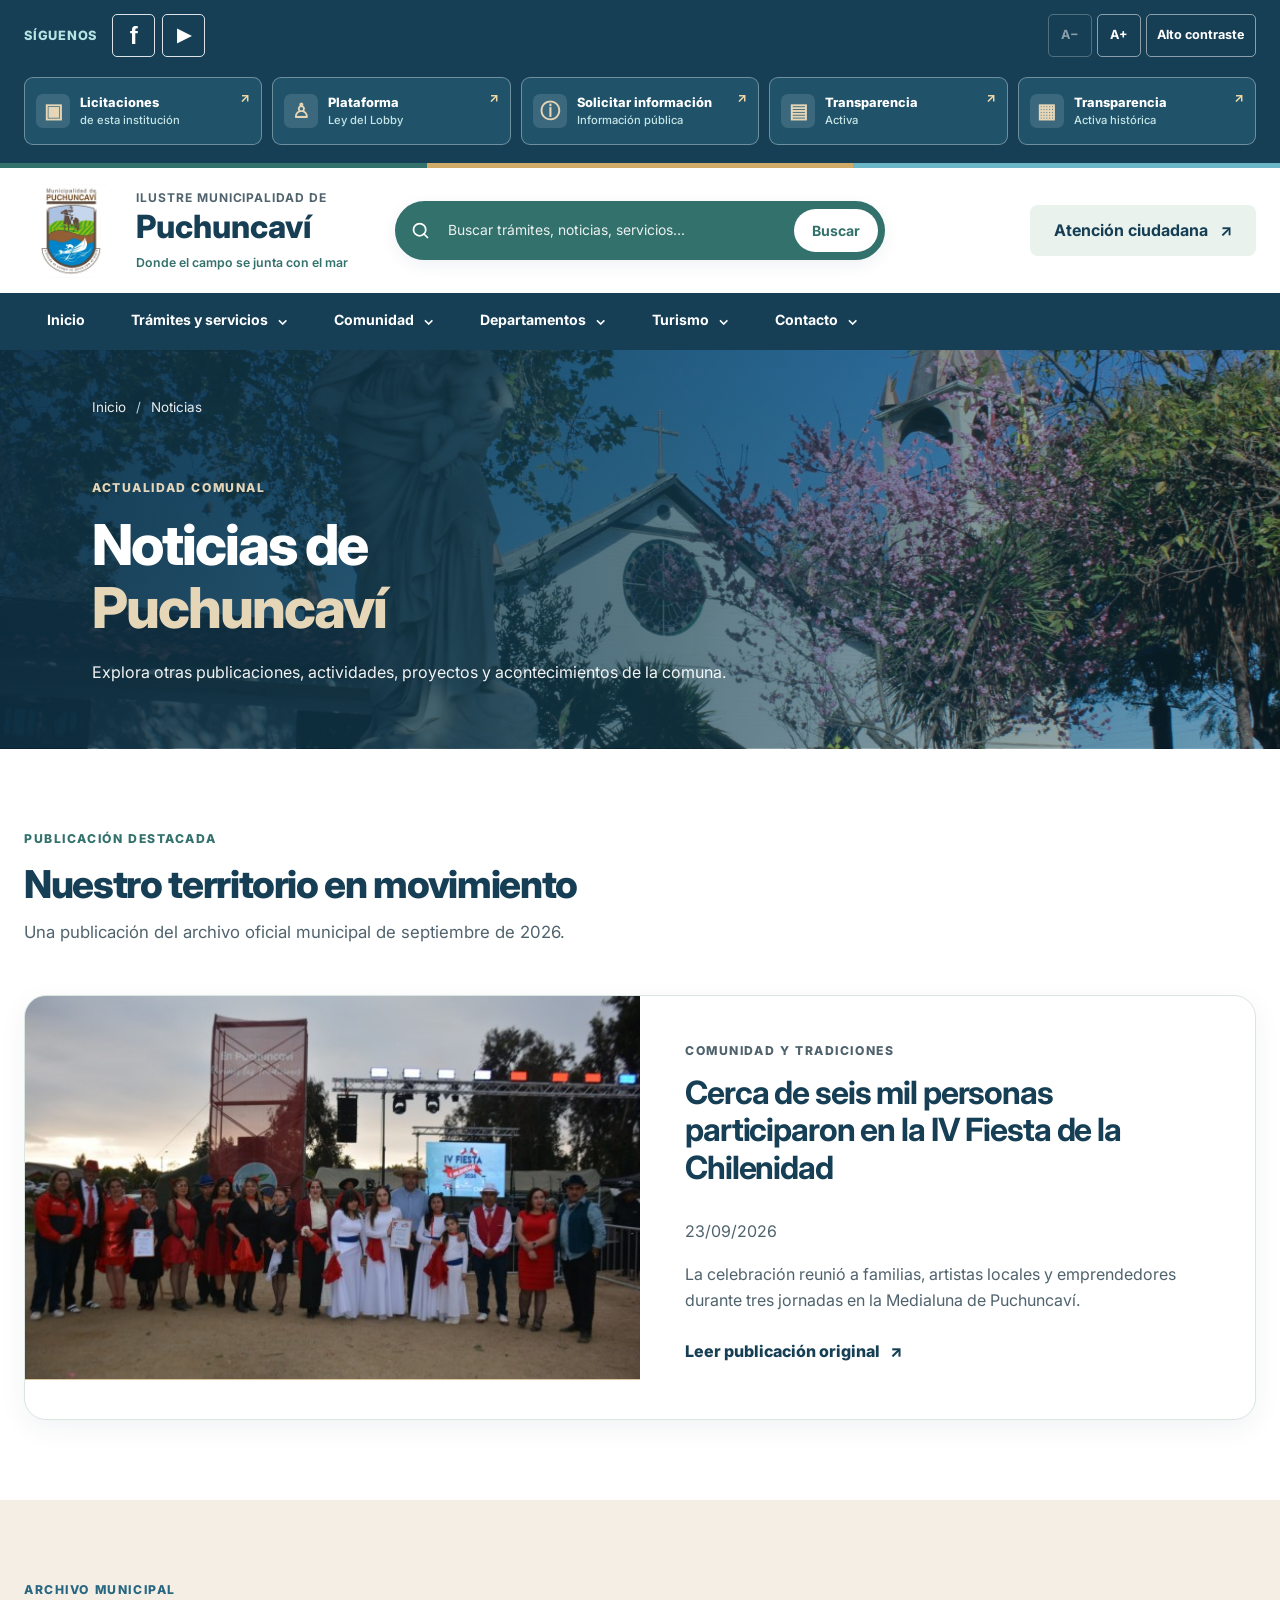
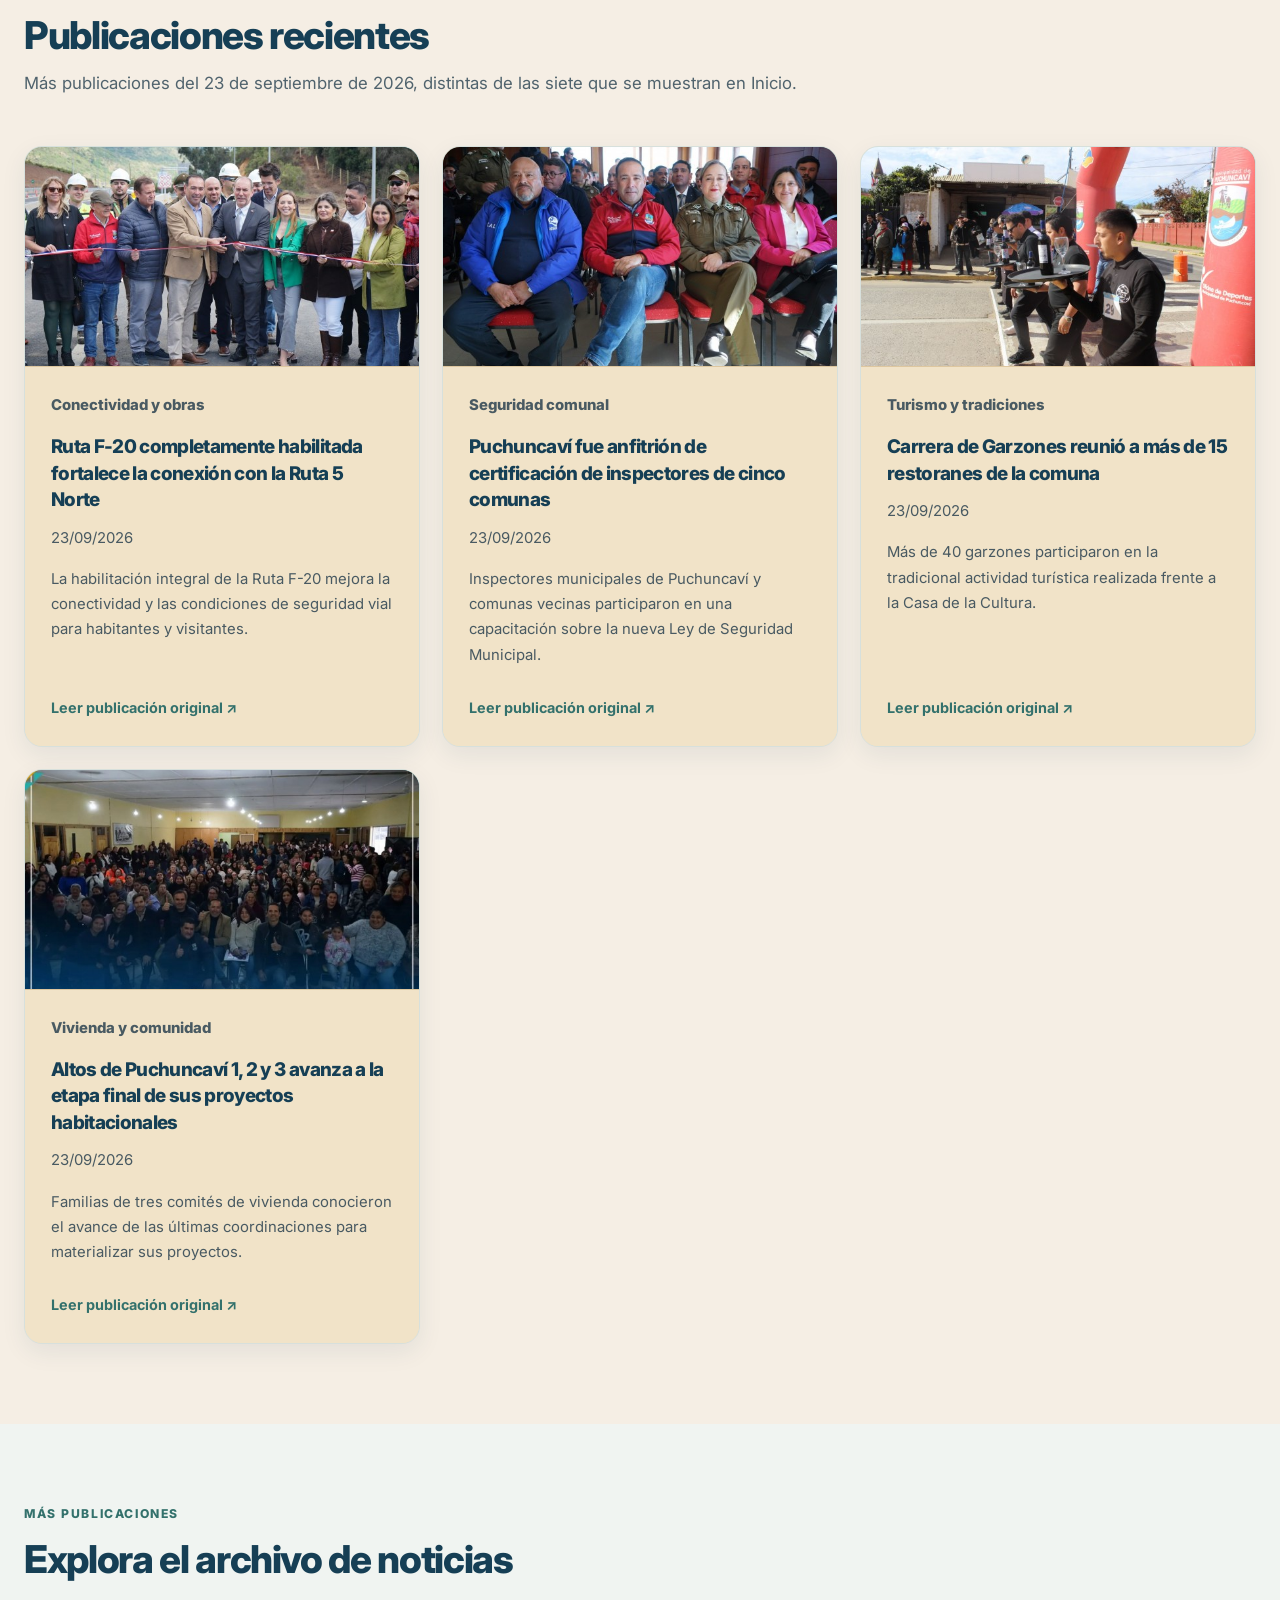
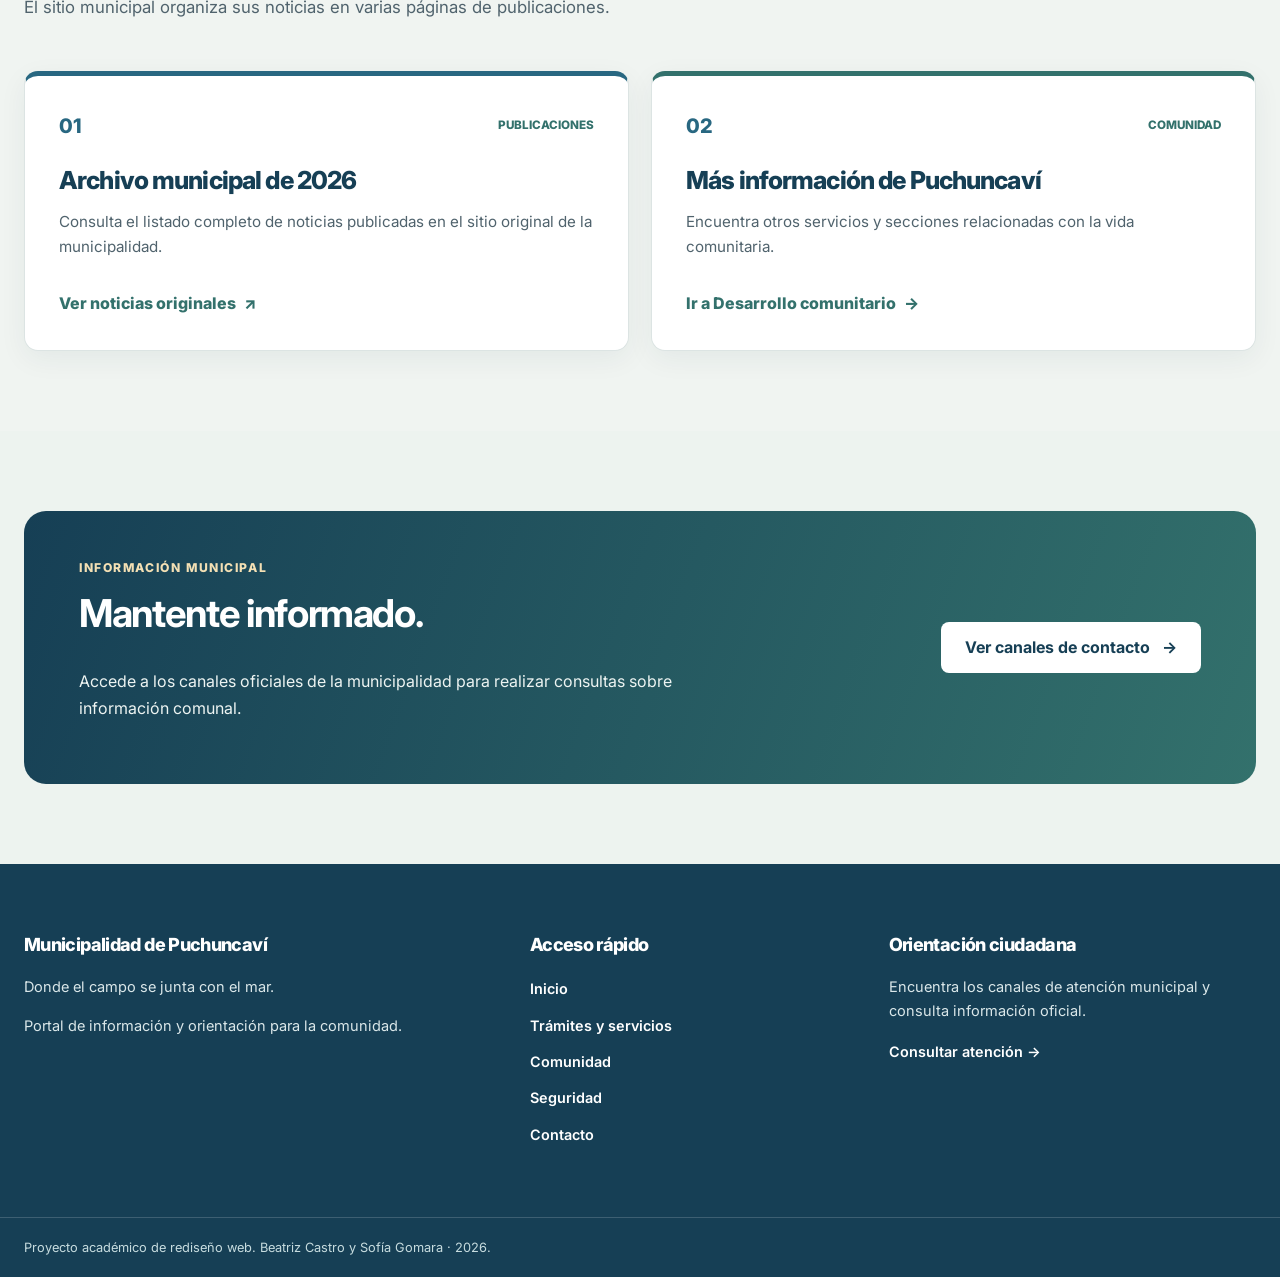
<file: paginas/noticias.html>
<!DOCTYPE html>
<html lang="es-CL">
<head>
  <meta charset="utf-8">
  <meta name="viewport" content="width=device-width, initial-scale=1.0">
  <meta name="description" content="Noticias y actualidad de la Municipalidad de Puchuncaví: comunidad, territorio, actividades y proyectos.">
  <meta name="theme-color" content="#163F55">
  <title>Noticias y actualidad | Municipalidad de Puchuncaví</title>

  <link rel="preconnect" href="https://fonts.googleapis.com">
  <link rel="preconnect" href="https://fonts.gstatic.com" crossorigin>
  <link href="https://fonts.googleapis.com/css2?family=Inter:wght@400;500;600;700;800&amp;display=swap" rel="stylesheet">
  <link href="../css/estilos.css" rel="stylesheet">
  <script defer src="../js/main.js"></script>
</head>

<body class="pagina-interior pagina-noticias">
  <a class="saltar-contenido" href="#contenido-principal">
    Saltar al contenido principal
  </a>

  <!-- CABECERA COMPARTIDA -->
  <header class="cabecera">
    <div class="barra-superior barra-superior--institucional">
      <div class="contenedor barra-superior__contenido">
        <div class="barra-superior__redes">
          <span class="barra-superior__etiqueta">SÍGUENOS</span>
          <nav aria-label="Redes sociales municipales" class="redes-sociales">
            <a aria-label="Facebook municipal, abre otra pestaña" class="redes-sociales__enlace" href="https://www.facebook.com/MunicipalidadPuchuncavi" rel="noopener noreferrer" target="_blank" title="Facebook municipal">
              <span aria-hidden="true">f</span>
            </a>
            <a aria-label="YouTube municipal, abre otra pestaña" class="redes-sociales__enlace redes-sociales__enlace--youtube" href="https://www.youtube.com/channel/UCqsq_ICqY2jT9HgJ0vWUYuw" rel="noopener noreferrer" target="_blank" title="YouTube municipal">
              <span aria-hidden="true">▶</span>
            </a>
          </nav>
        </div>

        <nav aria-label="Portales institucionales" class="enlaces-institucionales">
          <a href="https://munipuchuncavi.cl/transparencianew2.php" rel="noopener noreferrer" target="_blank">
            Transparencia municipal <span aria-hidden="true">↗</span>
          </a>
          <a href="https://www.leylobby.gob.cl/" rel="noopener noreferrer" target="_blank">
            Ley del Lobby <span aria-hidden="true">↗</span>
          </a>
        </nav>

        <div aria-label="Herramientas de accesibilidad" class="herramientas-accesibilidad" role="group">
          <button aria-label="Reducir tamaño del texto" class="herramienta" data-accion="reducir-texto" type="button">A−</button>
          <button aria-label="Aumentar tamaño del texto" class="herramienta" data-accion="aumentar-texto" type="button">A+</button>
          <button aria-pressed="false" class="herramienta" data-accion="alternar-contraste" type="button">Alto contraste</button>
        </div>
      </div>
    </div>

    <div aria-hidden="true" class="franja-identidad">
      <span class="franja-identidad__verde"></span>
      <span class="franja-identidad__arena"></span>
      <span class="franja-identidad__celeste"></span>
    </div>

    <div class="contenedor cabecera__principal">
      <a aria-label="Municipalidad de Puchuncaví, volver al inicio" class="identidad" href="../index.html">
        <img alt="" class="identidad__logo" height="400" width="400" src="../assets/imagenes/identidad/logo-puchuncavi.jpg">
        <span class="identidad__texto">
          <span class="identidad__superior">Ilustre Municipalidad de</span>
          <span class="identidad__nombre">Puchuncaví</span>
          <span class="identidad__descripcion">Donde el campo se junta con el mar</span>
        </span>
      </a>

      <div class="cabecera__acciones">
        <a class="cabecera__contacto boton boton--secundario" href="contacto.html">
          Atención ciudadana <span aria-hidden="true">↗</span>
        </a>
        <button aria-controls="menu-principal" aria-expanded="false" aria-label="Abrir menú de navegación" class="boton-menu" type="button">
          <span class="boton-menu__linea"></span>
          <span class="boton-menu__linea"></span>
          <span class="boton-menu__linea"></span>
        </button>
      </div>
    </div>

    <nav aria-label="Navegación principal" class="navegacion" id="menu-principal">
      <div class="contenedor">
        <ul class="navegacion__lista">
          <li><a class="navegacion__enlace" href="../index.html">Inicio</a></li>
          <li><a class="navegacion__enlace" href="tramites.html">Trámites y servicios</a></li>
          <li><a class="navegacion__enlace" href="desarrollo-comunitario.html">Comunidad</a></li>
          <li><a class="navegacion__enlace" href="seguridad-emergencias.html">Seguridad</a></li>
          <li><a aria-current="page" class="navegacion__enlace" href="noticias.html">Noticias</a></li>
          <li><a class="navegacion__enlace" href="contacto.html">Contacto</a></li>
        </ul>
      </div>
    </nav>
  </header>

  <!-- CONTENIDO PRINCIPAL -->
  <main id="contenido-principal">

    <!-- PORTADA -->
    <section aria-labelledby="titulo-noticias" class="interior-hero interior-hero--noticias">
      <div class="contenedor">
        <nav aria-label="Ruta de navegación" class="migas">
          <ol>
            <li><a href="../index.html">Inicio</a></li>
            <li aria-current="page">Noticias</li>
          </ol>
        </nav>

        <div class="interior-hero__contenido">
          <div class="interior-hero__texto">
            <p class="etiqueta etiqueta--clara">Actualidad comunal</p>
            <h1 id="titulo-noticias">
              Noticias de <span>Puchuncaví</span>
            </h1>
            <p>Explora otras publicaciones, actividades, proyectos y acontecimientos de la comuna.</p>
          </div>

          <div aria-hidden="true" class="interior-hero__detalle">
            <span class="interior-hero__numero">08</span>
            <span class="interior-hero__detalle-texto">Información municipal</span>
          </div>
        </div>
      </div>
    </section>

    <!-- NOTICIA DESTACADA -->
    <section aria-labelledby="titulo-destacada" class="seccion seccion--introduccion noticias-destacada">
      <div class="contenedor">
        <div class="seccion__encabezado">
          <div>
            <p class="etiqueta etiqueta--verde">Publicación destacada</p>
            <h2 id="titulo-destacada">Nuestro territorio en movimiento</h2>
            <p class="seccion__descripcion">
              Una publicación del archivo oficial municipal de septiembre de 2026.
            </p>
          </div>
        </div>

        <article class="noticia-principal">
          <div class="tarjeta-noticia__imagen">
            <img
              alt="Fotografía de la Fiesta de la Chilenidad en Puchuncaví"
              class="tarjeta-noticia__foto"
              decoding="async"
              loading="lazy"
              src="../assets/imagenes/noticias-adicionales/fiesta-chilenidad.jpg"
            >
          </div>

          <div class="noticia-principal__contenido">
            <p class="etiqueta etiqueta--verde">Comunidad y tradiciones</p>
            <h3>Cerca de seis mil personas participaron en la IV Fiesta de la Chilenidad</h3>
            <p><time datetime="2026-09-23">23/09/2026</time></p>
            <p>
              La celebración reunió a familias, artistas locales y emprendedores durante tres jornadas en la Medialuna de Puchuncaví.
            </p>
            <a class="enlace-destacado" href="https://www.munipuchuncavi.cl/news-cerca-de-mil-2209.html" rel="noopener noreferrer" target="_blank">
              Leer publicación original <span aria-hidden="true">↗</span>
            </a>
          </div>
        </article>
      </div>
    </section>

    <!-- NOTICIAS ADICIONALES -->
    <section aria-labelledby="titulo-publicaciones" class="seccion seccion--noticias">
      <div class="contenedor">
        <div class="seccion__encabezado">
          <div>
            <p class="etiqueta etiqueta--azul">Archivo municipal</p>
            <h2 id="titulo-publicaciones">Publicaciones recientes</h2>
            <p class="seccion__descripcion">
              Más publicaciones del 23 de septiembre de 2026, distintas de las siete que se muestran en Inicio.
            </p>
          </div>
        </div>

        <div class="cuadricula cuadricula--tres">

          <!-- NOTICIA 1: RUTA F-20 -->
          <article class="tarjeta-noticia">
            <div class="tarjeta-noticia__imagen">
              <img
                alt="Fotografía relacionada con la habilitación de la Ruta F-20"
                class="tarjeta-noticia__foto"
                decoding="async"
                loading="lazy"
                src="../assets/imagenes/noticias-adicionales/ruta-f20.jpg"
              >
            </div>

            <div class="tarjeta-noticia__contenido">
              <p class="tarjeta-noticia__categoria">Conectividad y obras</p>
              <h3>Ruta F-20 completamente habilitada fortalece la conexión con la Ruta 5 Norte</h3>
              <p><time datetime="2026-09-23">23/09/2026</time></p>
              <p>
                La habilitación integral de la Ruta F-20 mejora la conectividad y las condiciones de seguridad vial para habitantes y visitantes.
              </p>
              <a href="https://www.munipuchuncavi.cl/news-puchuncav-cuenta-con-2208.html" rel="noopener noreferrer" target="_blank">
                Leer publicación original ↗
              </a>
            </div>
          </article>

          <!-- NOTICIA 2: INSPECTORES MUNICIPALES -->
          <article class="tarjeta-noticia">
            <div class="tarjeta-noticia__imagen">
              <img
                alt="Fotografía de la certificación de inspectores municipales"
                class="tarjeta-noticia__foto"
                decoding="async"
                loading="lazy"
                src="../assets/imagenes/noticias-adicionales/certificacion-inspectores.jpg"
              >
            </div>

            <div class="tarjeta-noticia__contenido">
              <p class="tarjeta-noticia__categoria">Seguridad comunal</p>
              <h3>Puchuncaví fue anfitrión de certificación de inspectores de cinco comunas</h3>
              <p><time datetime="2026-09-23">23/09/2026</time></p>
              <p>
                Inspectores municipales de Puchuncaví y comunas vecinas participaron en una capacitación sobre la nueva Ley de Seguridad Municipal.
              </p>
              <a href="https://www.munipuchuncavi.cl/news-puchuncav-fue-anfitrin-2207.html" rel="noopener noreferrer" target="_blank">
                Leer publicación original ↗
              </a>
            </div>
          </article>

          <!-- NOTICIA 3: CARRERA DE GARZONES -->
          <article class="tarjeta-noticia">
            <div class="tarjeta-noticia__imagen">
              <img
                alt="Fotografía de la Carrera de Garzones"
                class="tarjeta-noticia__foto"
                decoding="async"
                loading="lazy"
                src="../assets/imagenes/noticias-adicionales/carrera-garzones.jpg"
              >
            </div>

            <div class="tarjeta-noticia__contenido">
              <p class="tarjeta-noticia__categoria">Turismo y tradiciones</p>
              <h3>Carrera de Garzones reunió a más de 15 restoranes de la comuna</h3>
              <p><time datetime="2026-09-23">23/09/2026</time></p>
              <p>
                Más de 40 garzones participaron en la tradicional actividad turística realizada frente a la Casa de la Cultura.
              </p>
              <a href="https://www.munipuchuncavi.cl/2.0/sitio10/news-ms-de-restoranes-2206.html" rel="noopener noreferrer" target="_blank">
                Leer publicación original ↗
              </a>
            </div>
          </article>

          <!-- NOTICIA 4: ALTOS DE PUCHUNCAVÍ -->
          <article class="tarjeta-noticia">
            <div class="tarjeta-noticia__imagen">
              <img
                alt="Fotografía relacionada con los proyectos Altos de Puchuncaví"
                class="tarjeta-noticia__foto"
                decoding="async"
                loading="lazy"
                src="../assets/imagenes/noticias-adicionales/altos-puchuncavi.jpg"
              >
            </div>

            <div class="tarjeta-noticia__contenido">
              <p class="tarjeta-noticia__categoria">Vivienda y comunidad</p>
              <h3>Altos de Puchuncaví 1, 2 y 3 avanza a la etapa final de sus proyectos habitacionales</h3>
              <p><time datetime="2026-09-23">23/09/2026</time></p>
              <p>
                Familias de tres comités de vivienda conocieron el avance de las últimas coordinaciones para materializar sus proyectos.
              </p>
              <a href="https://www.munipuchuncavi.cl/2.0/sitio10/news-altos-de-puchuncav-2205.html" rel="noopener noreferrer" target="_blank">
                Leer publicación original ↗
              </a>
            </div>
          </article>

        </div>
      </div>
    </section>

    <!-- ARCHIVO MUNICIPAL -->
    <section aria-labelledby="titulo-archivo" class="seccion seccion--categorias">
      <div class="contenedor">
        <div class="seccion__encabezado">
          <div>
            <p class="etiqueta etiqueta--verde">Más publicaciones</p>
            <h2 id="titulo-archivo">Explora el archivo de noticias</h2>
            <p class="seccion__descripcion">
              El sitio municipal organiza sus noticias en varias páginas de publicaciones.
            </p>
          </div>
        </div>

        <div class="cuadricula cuadricula--dos">
          <article class="categoria-tramite categoria-tramite--azul">
            <div class="categoria-tramite__encabezado">
              <span aria-hidden="true" class="categoria-tramite__numero">01</span>
              <span class="categoria-tramite__tipo">Publicaciones</span>
            </div>

            <h3>Archivo municipal de 2026</h3>
            <p>
              Consulta el listado completo de noticias publicadas en el sitio original de la municipalidad.
            </p>

            <ul class="categoria-tramite__enlaces">
              <li>
                <a href="https://www.munipuchuncavi.cl/2.0/sitio10/" rel="noopener noreferrer" target="_blank">
                  Ver noticias originales <span aria-hidden="true">↗</span>
                </a>
              </li>
            </ul>
          </article>

          <article class="categoria-tramite categoria-tramite--verde">
            <div class="categoria-tramite__encabezado">
              <span aria-hidden="true" class="categoria-tramite__numero">02</span>
              <span class="categoria-tramite__tipo">Comunidad</span>
            </div>

            <h3>Más información de Puchuncaví</h3>
            <p>
              Encuentra otros servicios y secciones relacionadas con la vida comunitaria.
            </p>

            <ul class="categoria-tramite__enlaces">
              <li>
                <a href="desarrollo-comunitario.html">
                  Ir a Desarrollo comunitario <span aria-hidden="true">→</span>
                </a>
              </li>
            </ul>
          </article>
        </div>
      </div>
    </section>

    <!-- ORIENTACIÓN -->
    <section aria-labelledby="titulo-cierre" class="seccion seccion--orientacion">
      <div class="contenedor">
        <div class="bloque-orientacion">
          <div class="bloque-orientacion__texto">
            <p class="etiqueta etiqueta--clara">Información municipal</p>
            <h2 id="titulo-cierre">Mantente informado.</h2>
            <p>
              Accede a los canales oficiales de la municipalidad para realizar consultas sobre información comunal.
            </p>
          </div>

          <a class="boton boton--claro" href="contacto.html">
            Ver canales de contacto <span aria-hidden="true">→</span>
          </a>
        </div>
      </div>
    </section>
  </main>

  <!-- PIE DE PÁGINA -->
  <footer class="pie-pagina">
    <div class="contenedor pie-pagina__contenido">
      <div class="pie-pagina__identidad">
        <h2>Municipalidad de Puchuncaví</h2>
        <p>Donde el campo se junta con el mar.</p>
        <p>Portal de información y orientación para la comunidad.</p>
      </div>

      <div class="pie-pagina__enlaces">
        <h2>Acceso rápido</h2>
        <ul>
          <li><a href="../index.html">Inicio</a></li>
          <li><a href="tramites.html">Trámites y servicios</a></li>
          <li><a href="desarrollo-comunitario.html">Comunidad</a></li>
          <li><a href="seguridad-emergencias.html">Seguridad</a></li>
          <li><a href="contacto.html">Contacto</a></li>
        </ul>
      </div>

      <div class="pie-pagina__atencion">
        <h2>Orientación ciudadana</h2>
        <p>Encuentra los canales de atención municipal y consulta información oficial.</p>
        <a href="contacto.html">Consultar atención →</a>
      </div>
    </div>

    <div class="pie-pagina__inferior">
      <div class="contenedor">
        <p>
          Proyecto académico de rediseño web.
          Beatriz Castro y Sofía Gomara · 2026.
        </p>
      </div>
    </div>
  </footer>
</body>
</html>
</file>
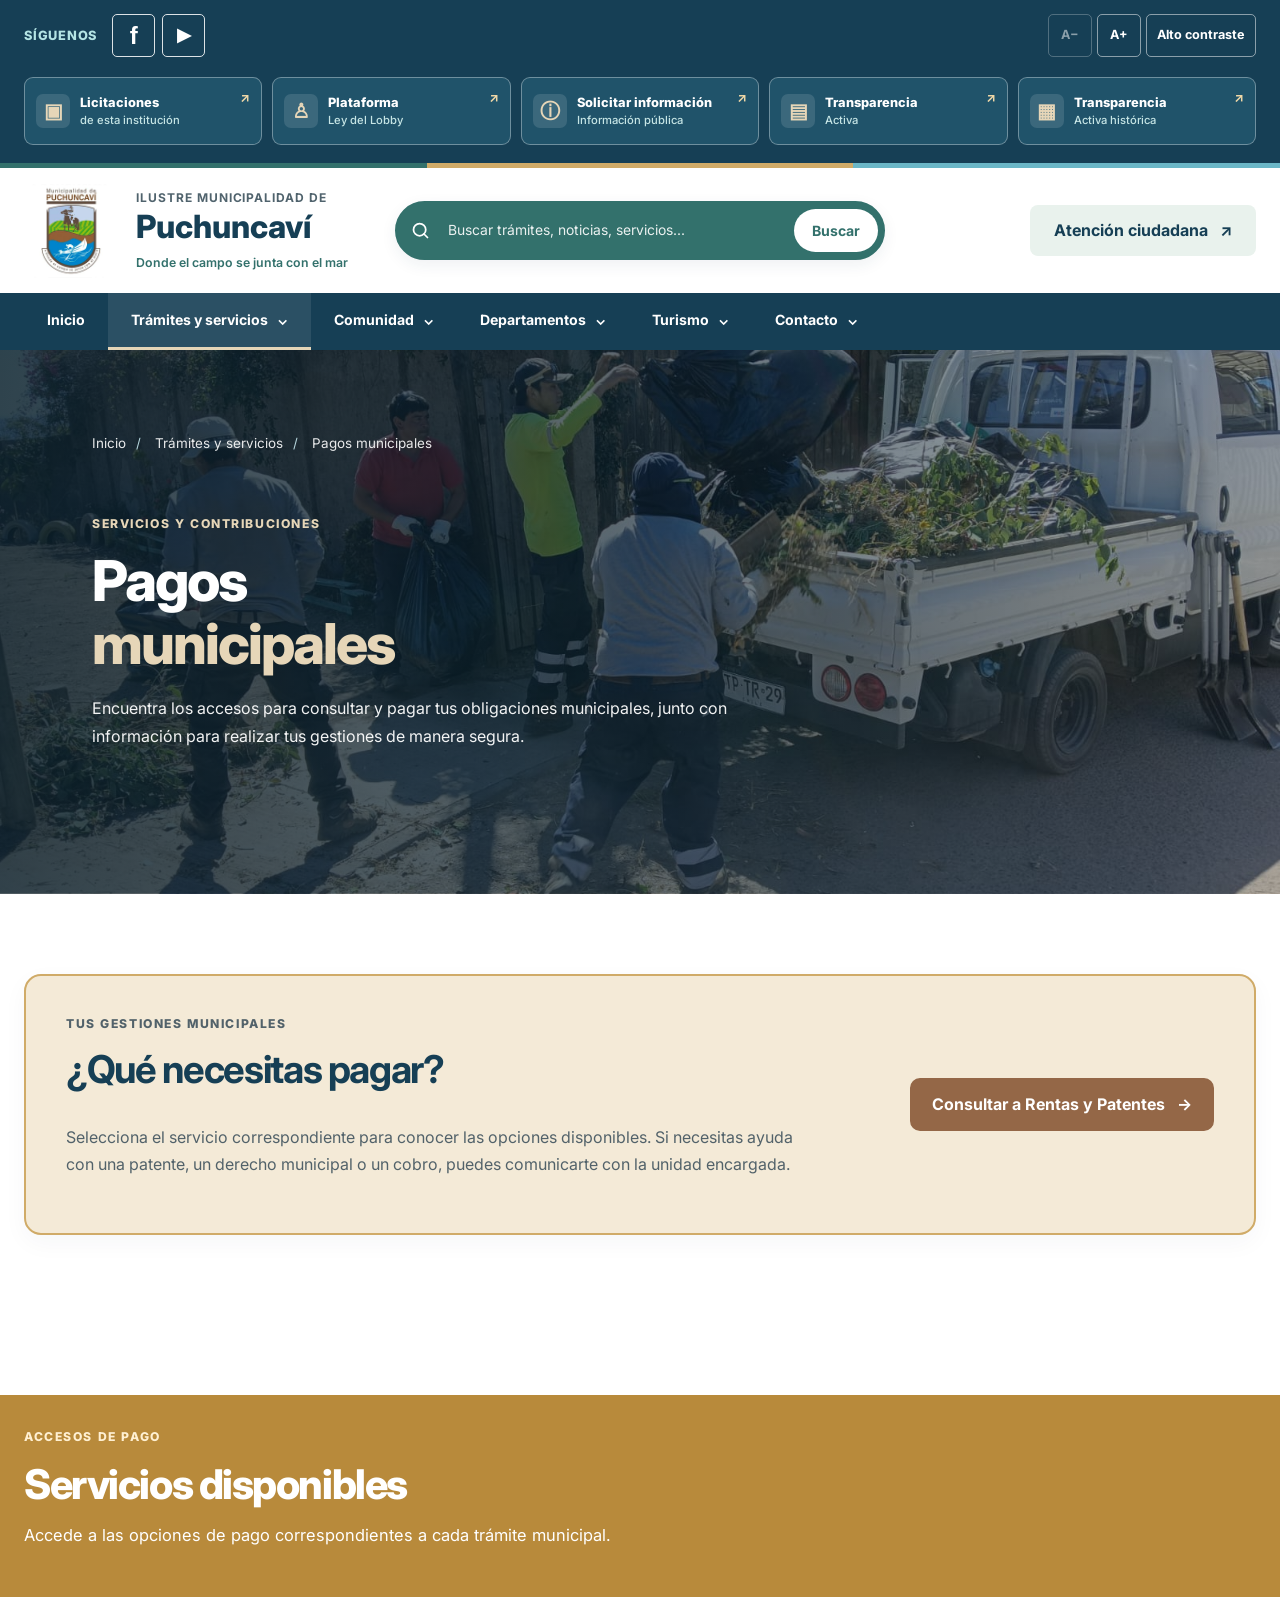
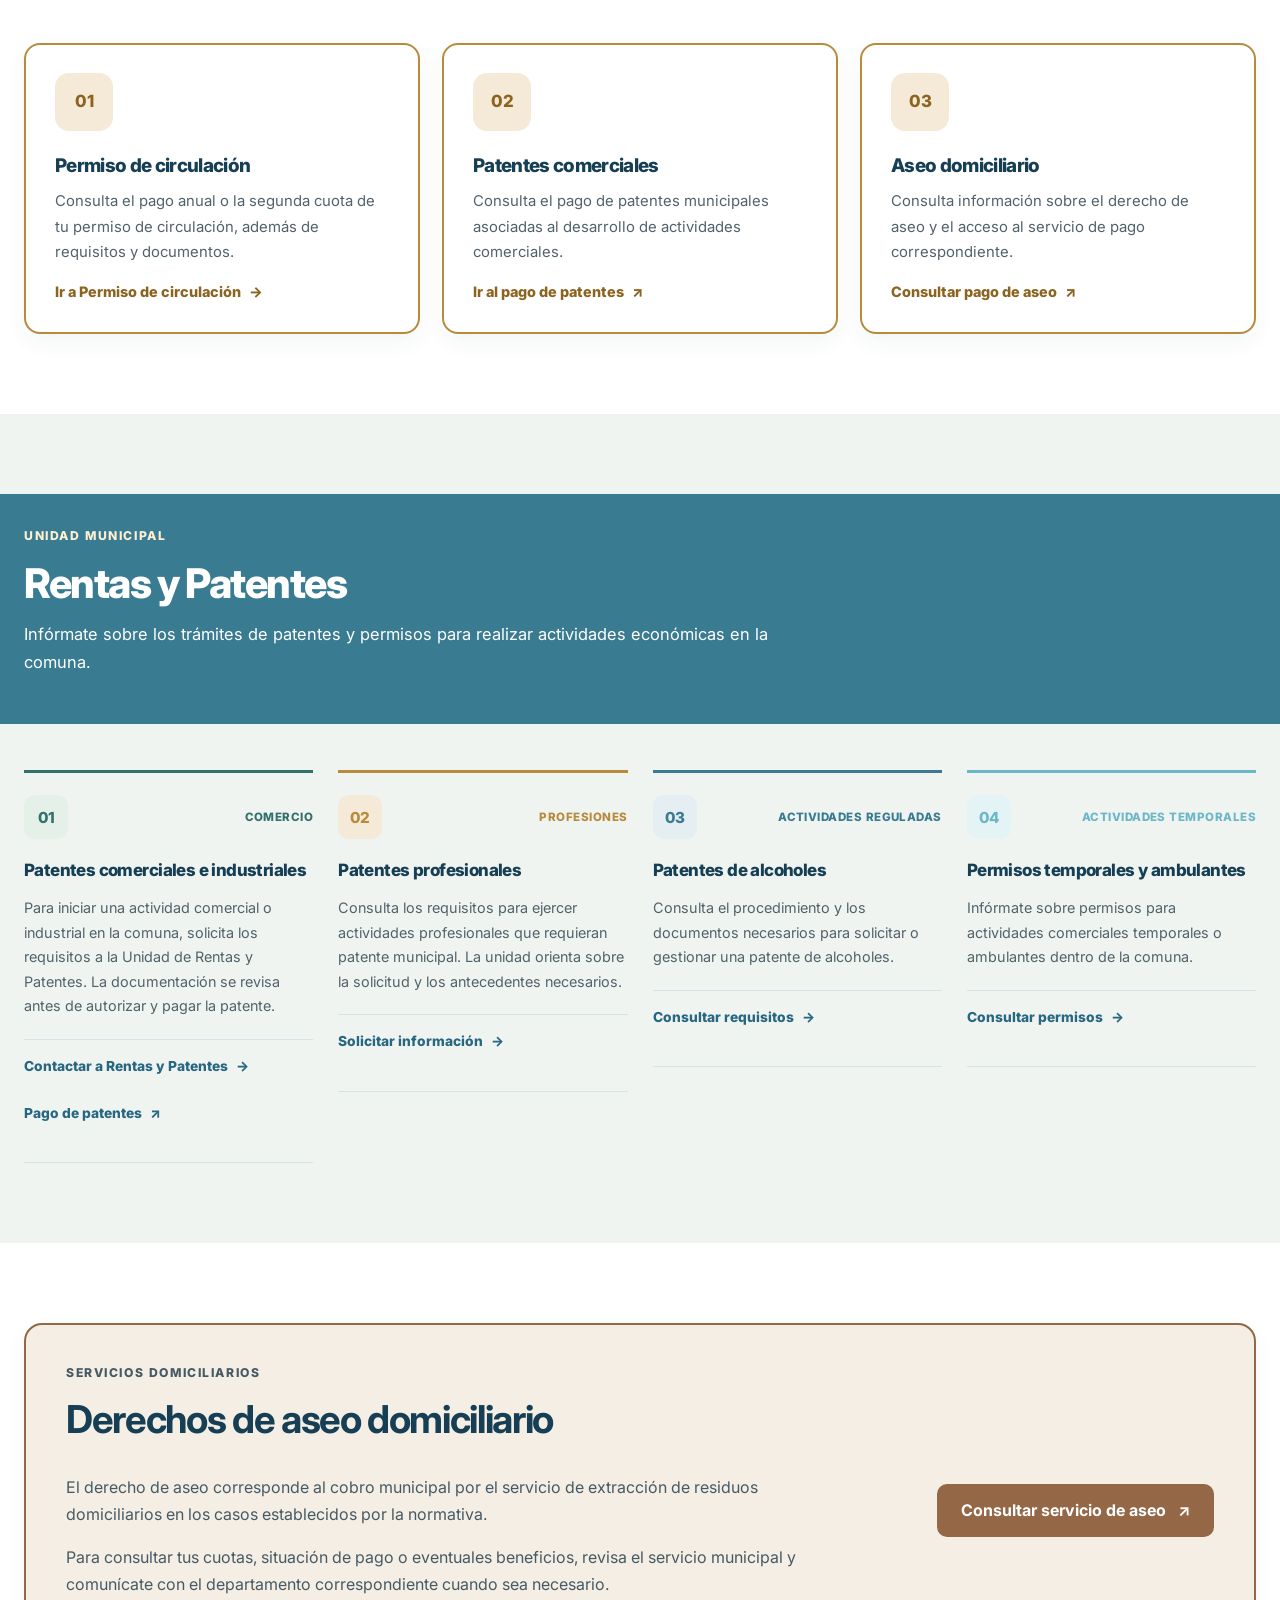
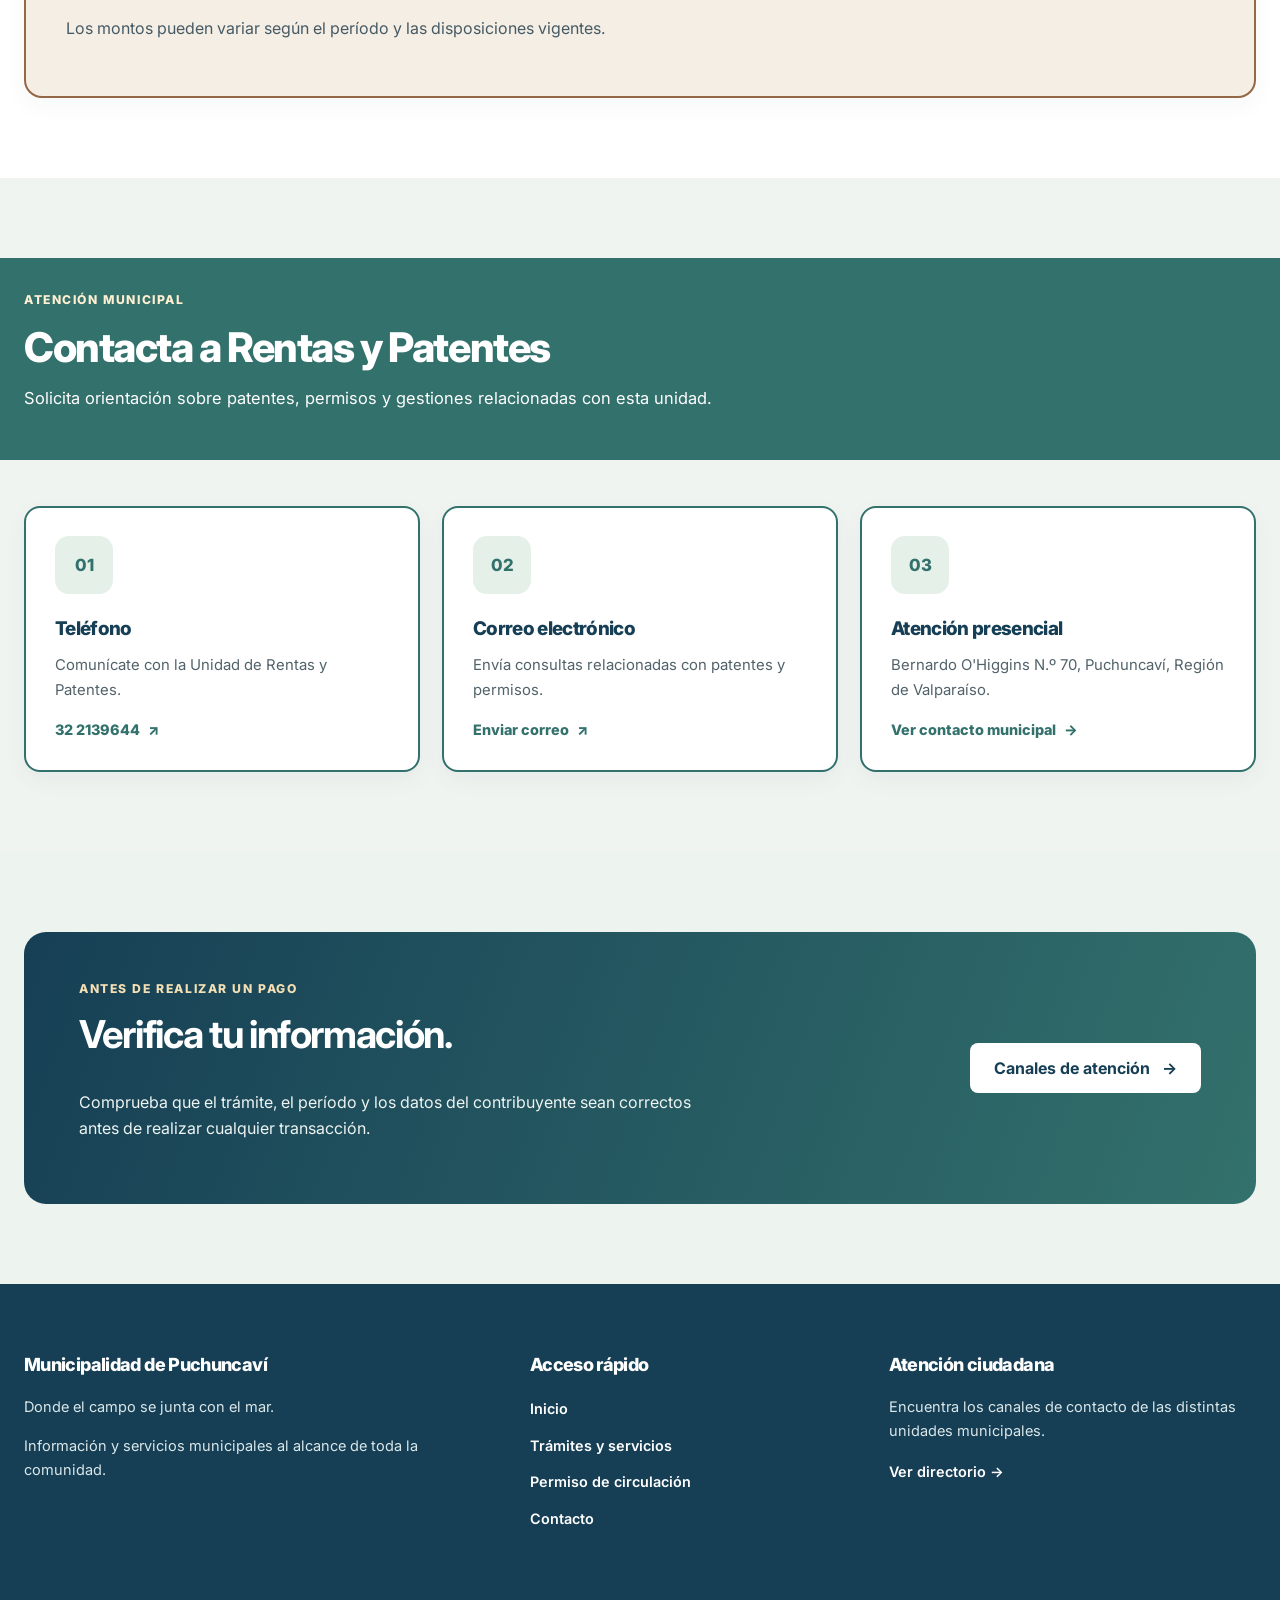
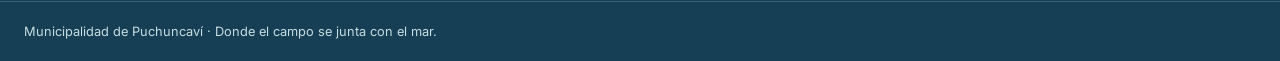
<file: paginas/pagos-municipales.html>
<!DOCTYPE html>
<html lang="es-CL">
<head>
  <meta charset="UTF-8">
  <meta name="viewport" content="width=device-width, initial-scale=1.0">
  <meta name="description" content="Consulta pagos municipales, patentes comerciales, derechos de aseo y permiso de circulación en Puchuncaví.">
  <meta name="theme-color" content="#163F55">

  <title>Pagos municipales | Municipalidad de Puchuncaví</title>

  <link rel="preconnect" href="https://fonts.googleapis.com">
  <link rel="preconnect" href="https://fonts.gstatic.com" crossorigin>
  <link href="https://fonts.googleapis.com/css2?family=Inter:wght@400;500;600;700;800&display=swap" rel="stylesheet">

  <link rel="stylesheet" href="../css/estilos.css">
  <script src="../js/main.js" defer></script>

</head>

<body class="pagina-interior pagina-pagos">

  <a class="saltar-contenido" href="#contenido-principal">
    Saltar al contenido principal
  </a>

  <!-- =========================================
       CABECERA INSTITUCIONAL
    ========================================= -->

  <header class="cabecera">

    <div class="barra-superior barra-superior--institucional">
      <div class="contenedor barra-superior__contenido">

        <div class="barra-superior__redes">
          <span class="barra-superior__etiqueta">SÍGUENOS</span>

          <nav class="redes-sociales" aria-label="Redes sociales municipales">
            <a
              class="redes-sociales__enlace"
              href="https://www.facebook.com/MunicipalidadPuchuncavi"
              target="_blank"
              rel="noopener noreferrer"
              aria-label="Facebook municipal, abre otra pestaña"
              title="Facebook municipal"
            >
              <span aria-hidden="true">f</span>
            </a>

            <a
              class="redes-sociales__enlace redes-sociales__enlace--youtube"
              href="https://www.youtube.com/channel/UCqsq_ICqY2jT9HgJ0vWUYuw"
              target="_blank"
              rel="noopener noreferrer"
              aria-label="YouTube municipal, abre otra pestaña"
              title="YouTube municipal"
            >
              <span aria-hidden="true">▶</span>
            </a>
          </nav>
        </div>

        <nav
          class="enlaces-institucionales"
          aria-label="Portales institucionales"
        >
          <a
            href="https://munipuchuncavi.cl/transparencianew2.php"
            target="_blank"
            rel="noopener noreferrer"
          >
            Transparencia municipal
            <span aria-hidden="true">↗</span>
          </a>

          <a
            href="https://www.leylobby.gob.cl/"
            target="_blank"
            rel="noopener noreferrer"
          >
            Ley del Lobby
            <span aria-hidden="true">↗</span>
          </a>
        </nav>

        <div
          class="herramientas-accesibilidad"
          role="group"
          aria-label="Herramientas de accesibilidad"
        >
          <button
            class="herramienta"
            type="button"
            data-accion="reducir-texto"
            aria-label="Reducir tamaño del texto"
          >A−</button>

          <button
            class="herramienta"
            type="button"
            data-accion="aumentar-texto"
            aria-label="Aumentar tamaño del texto"
          >A+</button>

          <button
            class="herramienta"
            type="button"
            data-accion="alternar-contraste"
            aria-pressed="false"
          >Alto contraste</button>
        </div>

      </div>
    </div>

    <div class="franja-identidad" aria-hidden="true">
      <span class="franja-identidad__verde"></span>
      <span class="franja-identidad__arena"></span>
      <span class="franja-identidad__celeste"></span>
    </div>

    <div class="contenedor cabecera__principal">

      <a
        class="identidad"
        href="../index.html"
        aria-label="Municipalidad de Puchuncaví, volver al inicio"
      >
        <img
          class="identidad__logo"
          src="../assets/imagenes/identidad/logo-puchuncavi.jpg"
          alt=""
          width="400"
          height="400"
        >

        <span class="identidad__texto">
          <span class="identidad__superior">
            Ilustre Municipalidad de
          </span>
          <span class="identidad__nombre">
            Puchuncaví
          </span>
          <span class="identidad__descripcion">
            Donde el campo se junta con el mar
          </span>
        </span>
      </a>

      <div class="cabecera__acciones">
        <a
          class="cabecera__contacto boton boton--secundario"
          href="contacto.html"
        >
          Atención ciudadana
          <span aria-hidden="true">↗</span>
        </a>

        <button
          class="boton-menu"
          type="button"
          aria-controls="menu-principal"
          aria-expanded="false"
          aria-label="Abrir menú de navegación"
        >
          <span class="boton-menu__linea"></span>
          <span class="boton-menu__linea"></span>
          <span class="boton-menu__linea"></span>
        </button>
      </div>

    </div>

    <nav
      class="navegacion"
      id="menu-principal"
      aria-label="Navegación principal"
    >
      <div class="contenedor">
        <ul class="navegacion__lista">

          <li>
            <a class="navegacion__enlace" href="../index.html">
              Inicio
            </a>
          </li>

          <li>
            <a
              class="navegacion__enlace"
              href="tramites.html"
              aria-current="page"
            >
              Trámites y servicios
            </a>
          </li>

          <li>
            <a
              class="navegacion__enlace"
              href="desarrollo-comunitario.html"
            >
              Comunidad
            </a>
          </li>

          <li>
            <a
              class="navegacion__enlace"
              href="seguridad-emergencias.html"
            >
              Seguridad
            </a>
          </li>

          <li>
            <a class="navegacion__enlace" href="noticias.html">
              Noticias
            </a>
          </li>

          <li>
            <a class="navegacion__enlace" href="contacto.html">
              Contacto
            </a>
          </li>

        </ul>
      </div>
    </nav>

  </header>

  <!-- =========================================
       CONTENIDO PRINCIPAL
    ========================================= -->

  <main id="contenido-principal">

    <!-- =========================================
       PORTADA CON NUEVA FOTOGRAFÍA
    ========================================= -->

    <section
      class="interior-hero interior-hero--pagos"
      aria-labelledby="titulo-pagina"
    >
      <div class="contenedor">

        <nav class="migas" aria-label="Ruta de navegación">
          <ol>
            <li>
              <a href="../index.html">Inicio</a>
            </li>
            <li>
              <a href="tramites.html">Trámites y servicios</a>
            </li>
            <li aria-current="page">
              Pagos municipales
            </li>
          </ol>
        </nav>

        <div class="interior-hero__contenido">
          <div class="interior-hero__texto">

            <p class="etiqueta etiqueta--clara">
              Servicios y contribuciones
            </p>

            <h1 id="titulo-pagina">
              Pagos <span>municipales</span>
            </h1>

            <p>
              Encuentra los accesos para consultar
              y pagar tus obligaciones municipales,
              junto con información para realizar
              tus gestiones de manera segura.
            </p>

          </div>
        </div>

      </div>
    </section>

    <!-- =========================================
       INTRODUCCIÓN CON FONDO ARENA
    ========================================= -->

    <section
      class="seccion seccion--introduccion pagos-introduccion"
      aria-labelledby="titulo-orientacion"
    >
      <div class="contenedor">

        <div class="introduccion-interior">

          <div>
            <p class="etiqueta etiqueta--verde">
              Tus gestiones municipales
            </p>

            <h2 id="titulo-orientacion">
              ¿Qué necesitas pagar?
            </h2>

            <p>
              Selecciona el servicio correspondiente
              para conocer las opciones disponibles.
              Si necesitas ayuda con una patente,
              un derecho municipal o un cobro,
              puedes comunicarte con la unidad encargada.
            </p>
          </div>

          <a
            class="boton boton--secundario"
            href="#contacto-rentas"
          >
            Consultar a Rentas y Patentes
            <span aria-hidden="true">→</span>
          </a>

        </div>

      </div>
    </section>

    <!-- =========================================
       SERVICIOS DISPONIBLES
       FRANJA MOSTAZA Y TRES FICHAS
    ========================================= -->

    <section
      class="seccion seccion--tramites-destacados pagos-franja pagos-servicios"
      aria-labelledby="titulo-pagos"
    >
      <div class="contenedor">

        <div class="seccion__encabezado">
          <div>

            <p class="etiqueta etiqueta--azul">
              Accesos de pago
            </p>

            <h2 id="titulo-pagos">
              Servicios disponibles
            </h2>

            <p class="seccion__descripcion">
              Accede a las opciones de pago
              correspondientes a cada trámite municipal.
            </p>

          </div>
        </div>

        <div class="cuadricula cuadricula--tres">

          <!-- PERMISO DE CIRCULACIÓN -->

          <article class="tarjeta-servicio">

            <span
              class="tarjeta-servicio__icono tarjeta-servicio__icono--azul"
              aria-hidden="true"
            >01</span>

            <h3>Permiso de circulación</h3>

            <p>
              Consulta el pago anual o la segunda
              cuota de tu permiso de circulación,
              además de requisitos y documentos.
            </p>

            <a href="permiso-circulacion.html">
              Ir a Permiso de circulación
              <span aria-hidden="true">→</span>
            </a>

          </article>

          <!-- PATENTES COMERCIALES -->

          <article class="tarjeta-servicio">

            <span
              class="tarjeta-servicio__icono tarjeta-servicio__icono--verde"
              aria-hidden="true"
            >02</span>

            <h3>Patentes comerciales</h3>

            <p>
              Consulta el pago de patentes
              municipales asociadas al desarrollo
              de actividades comerciales.
            </p>

            <a
              href="https://www.munipuchuncavi.cl/pagopatentes.php"
              target="_blank"
              rel="noopener noreferrer"
            >
              Ir al pago de patentes
              <span aria-hidden="true">↗</span>
            </a>

          </article>

          <!-- ASEO DOMICILIARIO -->

          <article class="tarjeta-servicio">

            <span
              class="tarjeta-servicio__icono tarjeta-servicio__icono--arena"
              aria-hidden="true"
            >03</span>

            <h3>Aseo domiciliario</h3>

            <p>
              Consulta información sobre el
              derecho de aseo y el acceso
              al servicio de pago correspondiente.
            </p>

            <a
              href="https://www.munipuchuncavi.cl/tramites.php"
              target="_blank"
              rel="noopener noreferrer"
            >
              Consultar pago de aseo
              <span aria-hidden="true">↗</span>
            </a>

          </article>

        </div>

      </div>
    </section>

    <!-- =========================================
       RENTAS Y PATENTES
       FRANJA CELESTE Y FICHAS ESTILO TURISMO
    ========================================= -->

    <section
      class="seccion seccion--categorias pagos-franja pagos-rentas"
      aria-labelledby="titulo-patentes"
    >
      <div class="contenedor">

        <div class="seccion__encabezado">
          <div>

            <p class="etiqueta etiqueta--verde">
              Unidad municipal
            </p>

            <h2 id="titulo-patentes">
              Rentas y Patentes
            </h2>

            <p class="seccion__descripcion">
              Infórmate sobre los trámites
              de patentes y permisos para
              realizar actividades económicas en la comuna.
            </p>

          </div>
        </div>

        <div class="pagos-rentas__grid">

          <!-- PATENTES COMERCIALES E INDUSTRIALES -->

          <article class="categoria-tramite categoria-tramite--verde">

            <div class="categoria-tramite__encabezado">

              <span
                class="categoria-tramite__numero"
                aria-hidden="true"
              >01</span>

              <span class="categoria-tramite__tipo">
                Comercio
              </span>

            </div>

            <h3>Patentes comerciales e industriales</h3>

            <p>
              Para iniciar una actividad comercial
              o industrial en la comuna, solicita
              los requisitos a la Unidad de Rentas y Patentes.
              La documentación se revisa antes
              de autorizar y pagar la patente.
            </p>

            <ul class="categoria-tramite__enlaces">

              <li>
                <a href="#contacto-rentas">
                  Contactar a Rentas y Patentes
                  <span aria-hidden="true">→</span>
                </a>
              </li>

              <li>
                <a
                  href="https://www.munipuchuncavi.cl/pagopatentes.php"
                  target="_blank"
                  rel="noopener noreferrer"
                >
                  Pago de patentes
                  <span aria-hidden="true">↗</span>
                </a>
              </li>

            </ul>

          </article>

          <!-- PATENTES PROFESIONALES -->

          <article class="categoria-tramite categoria-tramite--azul">

            <div class="categoria-tramite__encabezado">

              <span
                class="categoria-tramite__numero"
                aria-hidden="true"
              >02</span>

              <span class="categoria-tramite__tipo">
                Profesiones
              </span>

            </div>

            <h3>Patentes profesionales</h3>

            <p>
              Consulta los requisitos para
              ejercer actividades profesionales
              que requieran patente municipal.
              La unidad orienta sobre la solicitud
              y los antecedentes necesarios.
            </p>

            <ul class="categoria-tramite__enlaces">
              <li>
                <a href="#contacto-rentas">
                  Solicitar información
                  <span aria-hidden="true">→</span>
                </a>
              </li>
            </ul>

          </article>

          <!-- PATENTES DE ALCOHOLES -->

          <article class="categoria-tramite categoria-tramite--arena">

            <div class="categoria-tramite__encabezado">

              <span
                class="categoria-tramite__numero"
                aria-hidden="true"
              >03</span>

              <span class="categoria-tramite__tipo">
                Actividades reguladas
              </span>

            </div>

            <h3>Patentes de alcoholes</h3>

            <p>
              Consulta el procedimiento
              y los documentos necesarios
              para solicitar o gestionar
              una patente de alcoholes.
            </p>

            <ul class="categoria-tramite__enlaces">
              <li>
                <a href="#contacto-rentas">
                  Consultar requisitos
                  <span aria-hidden="true">→</span>
                </a>
              </li>
            </ul>

          </article>

          <!-- PERMISOS TEMPORALES Y AMBULANTES -->

          <article class="categoria-tramite categoria-tramite--celeste">

            <div class="categoria-tramite__encabezado">

              <span
                class="categoria-tramite__numero"
                aria-hidden="true"
              >04</span>

              <span class="categoria-tramite__tipo">
                Actividades temporales
              </span>

            </div>

            <h3>Permisos temporales y ambulantes</h3>

            <p>
              Infórmate sobre permisos
              para actividades comerciales
              temporales o ambulantes
              dentro de la comuna.
            </p>

            <ul class="categoria-tramite__enlaces">
              <li>
                <a href="#contacto-rentas">
                  Consultar permisos
                  <span aria-hidden="true">→</span>
                </a>
              </li>
            </ul>

          </article>

        </div>

      </div>
    </section>

    <!-- =========================================
       DERECHOS DE ASEO
       RECUADRO MARRÓN
    ========================================= -->

    <section
      class="seccion seccion--introduccion pagos-aseo"
      aria-labelledby="titulo-aseo"
    >
      <div class="contenedor">

        <div class="introduccion-interior">

          <div>

            <p class="etiqueta etiqueta--verde">
              Servicios domiciliarios
            </p>

            <h2 id="titulo-aseo">
              Derechos de aseo domiciliario
            </h2>

            <p>
              El derecho de aseo corresponde
              al cobro municipal por el servicio
              de extracción de residuos domiciliarios
              en los casos establecidos por la normativa.
            </p>

            <p>
              Para consultar tus cuotas, situación de pago
              o eventuales beneficios, revisa el servicio
              municipal y comunícate con el departamento
              correspondiente cuando sea necesario.
            </p>

            <p>
              Los montos pueden variar según
              el período y las disposiciones vigentes.
            </p>

          </div>

          <a
            class="boton boton--secundario"
            href="https://www.munipuchuncavi.cl/tramites.php"
            target="_blank"
            rel="noopener noreferrer"
          >
            Consultar servicio de aseo
            <span aria-hidden="true">↗</span>
          </a>

        </div>

      </div>
    </section>

    <!-- =========================================
       CONTACTA A RENTAS Y PATENTES
       FRANJA VERDE Y BORDES VERDES
    ========================================= -->

    <section
      class="seccion seccion--categorias pagos-franja pagos-contacto"
      id="contacto-rentas"
      aria-labelledby="titulo-contacto-rentas"
    >
      <div class="contenedor">

        <div class="seccion__encabezado">
          <div>

            <p class="etiqueta etiqueta--azul">
              Atención municipal
            </p>

            <h2 id="titulo-contacto-rentas">
              Contacta a Rentas y Patentes
            </h2>

            <p class="seccion__descripcion">
              Solicita orientación sobre
              patentes, permisos y gestiones
              relacionadas con esta unidad.
            </p>

          </div>
        </div>

        <div class="cuadricula cuadricula--tres">

          <!-- TELÉFONO -->

          <article class="tarjeta-servicio">

            <span
              class="tarjeta-servicio__icono tarjeta-servicio__icono--azul"
              aria-hidden="true"
            >01</span>

            <h3>Teléfono</h3>

            <p>
              Comunícate con la Unidad
              de Rentas y Patentes.
            </p>

            <a href="tel:+56322139644">
              32 2139644
              <span aria-hidden="true">↗</span>
            </a>

          </article>

          <!-- CORREO ELECTRÓNICO -->

          <article class="tarjeta-servicio">

            <span
              class="tarjeta-servicio__icono tarjeta-servicio__icono--verde"
              aria-hidden="true"
            >02</span>

            <h3>Correo electrónico</h3>

            <p>
              Envía consultas relacionadas
              con patentes y permisos.
            </p>

            <a href="mailto:rentas@munipuchuncavi.cl">
              Enviar correo
              <span aria-hidden="true">↗</span>
            </a>

          </article>

          <!-- ATENCIÓN PRESENCIAL -->

          <article class="tarjeta-servicio">

            <span
              class="tarjeta-servicio__icono tarjeta-servicio__icono--arena"
              aria-hidden="true"
            >03</span>

            <h3>Atención presencial</h3>

            <p>
              Bernardo O'Higgins N.º 70,
              Puchuncaví, Región de Valparaíso.
            </p>

            <a href="contacto.html">
              Ver contacto municipal
              <span aria-hidden="true">→</span>
            </a>

          </article>

        </div>

      </div>
    </section>

    <!-- =========================================
       ORIENTACIÓN FINAL
       SIN CAMBIOS
    ========================================= -->

    <section
      class="seccion seccion--orientacion"
      aria-labelledby="titulo-ayuda"
    >
      <div class="contenedor">

        <div class="bloque-orientacion">

          <div class="bloque-orientacion__texto">

            <p class="etiqueta etiqueta--clara">
              Antes de realizar un pago
            </p>

            <h2 id="titulo-ayuda">
              Verifica tu información.
            </h2>

            <p>
              Comprueba que el trámite, el período
              y los datos del contribuyente
              sean correctos antes de realizar
              cualquier transacción.
            </p>

          </div>

          <a
            class="boton boton--claro"
            href="contacto.html"
          >
            Canales de atención
            <span aria-hidden="true">→</span>
          </a>

        </div>

      </div>
    </section>

  </main>

  <!-- =========================================
       PIE DE PÁGINA
       SIN CAMBIOS
    ========================================= -->

  <footer class="pie-pagina">

    <div class="contenedor pie-pagina__contenido">

      <div class="pie-pagina__identidad">

        <h2>Municipalidad de Puchuncaví</h2>

        <p>
          Donde el campo se junta con el mar.
        </p>

        <p>
          Información y servicios municipales
          al alcance de toda la comunidad.
        </p>

      </div>

      <div class="pie-pagina__enlaces">

        <h2>Acceso rápido</h2>

        <ul>
          <li>
            <a href="../index.html">Inicio</a>
          </li>
          <li>
            <a href="tramites.html">Trámites y servicios</a>
          </li>
          <li>
            <a href="permiso-circulacion.html">
              Permiso de circulación
            </a>
          </li>
          <li>
            <a href="contacto.html">Contacto</a>
          </li>
        </ul>

      </div>

      <div class="pie-pagina__atencion">

        <h2>Atención ciudadana</h2>

        <p>
          Encuentra los canales de contacto
          de las distintas unidades municipales.
        </p>

        <a href="contacto.html">
          Ver directorio
          <span aria-hidden="true">→</span>
        </a>

      </div>

    </div>

    <div class="pie-pagina__inferior">
      <div class="contenedor">

        <p>
          Municipalidad de Puchuncaví ·
          Donde el campo se junta con el mar.
        </p>

      </div>
    </div>

  </footer>

</body>
</html>
</file>
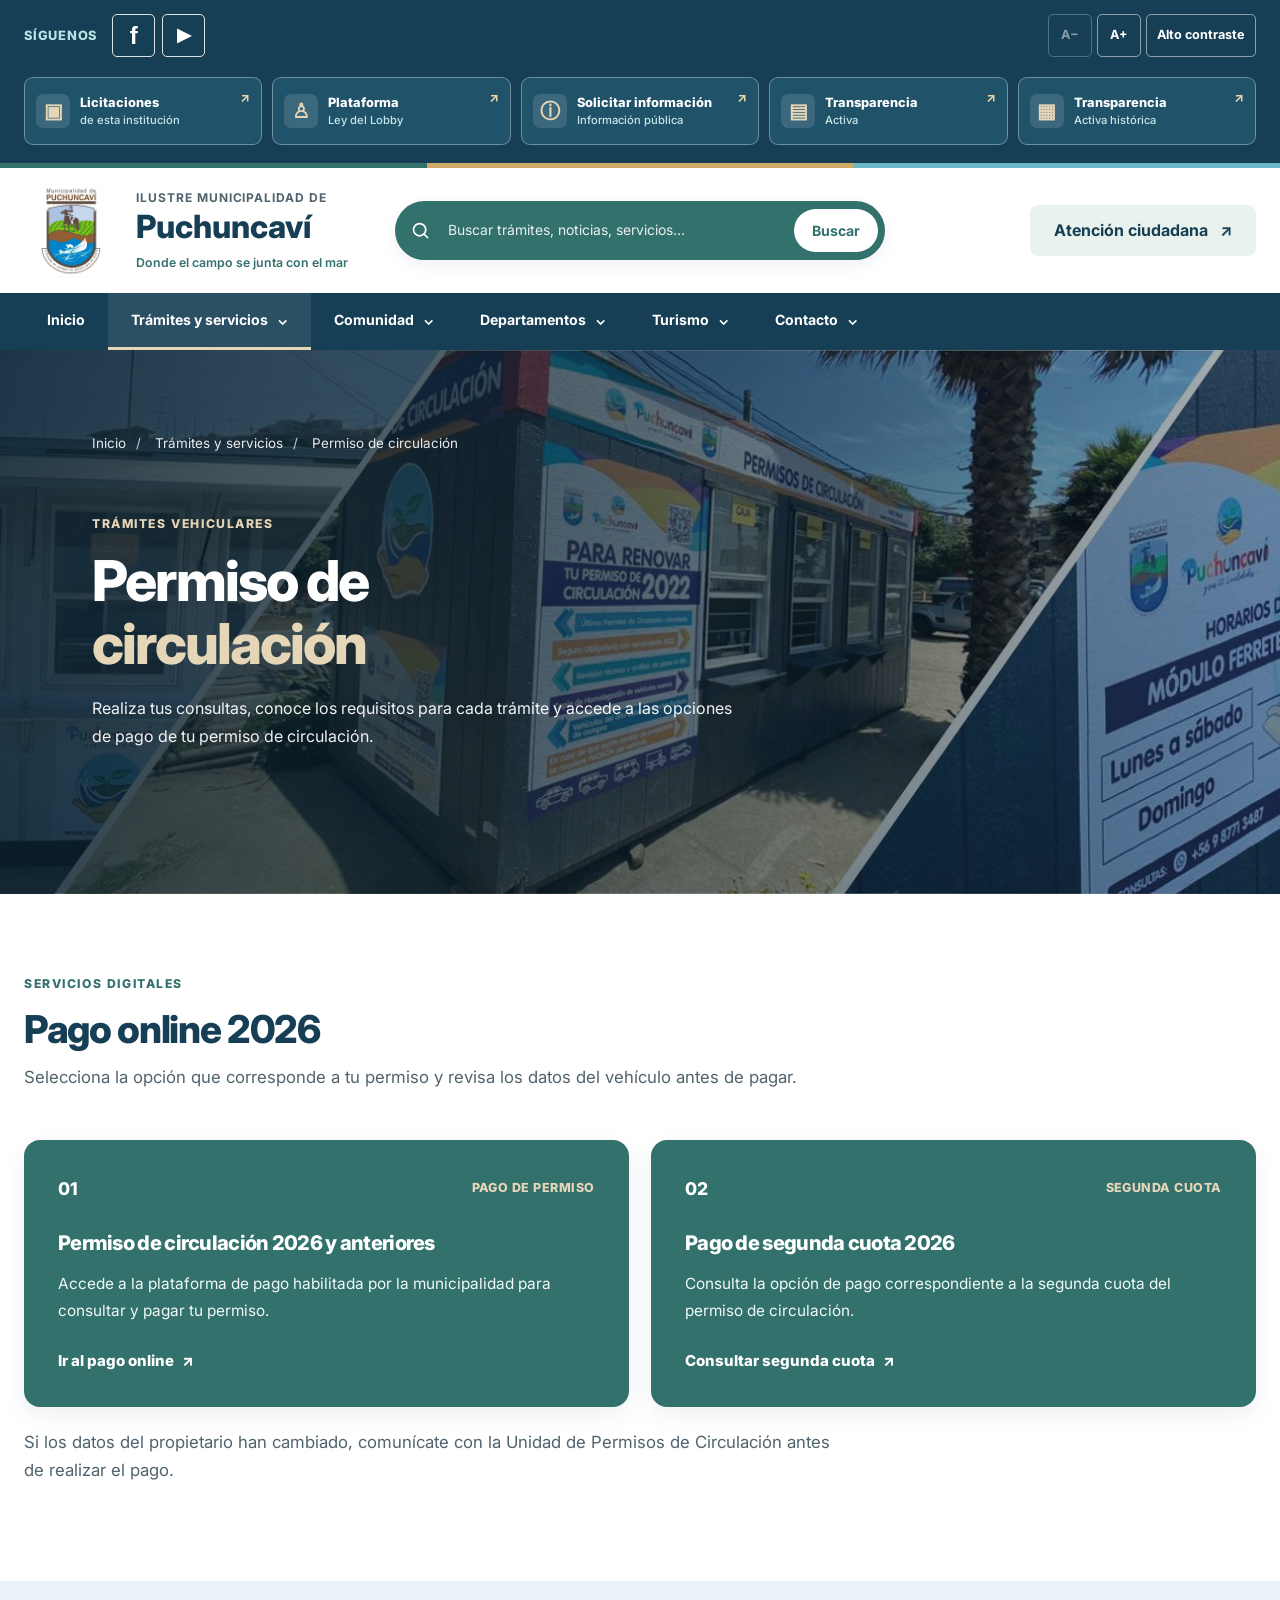
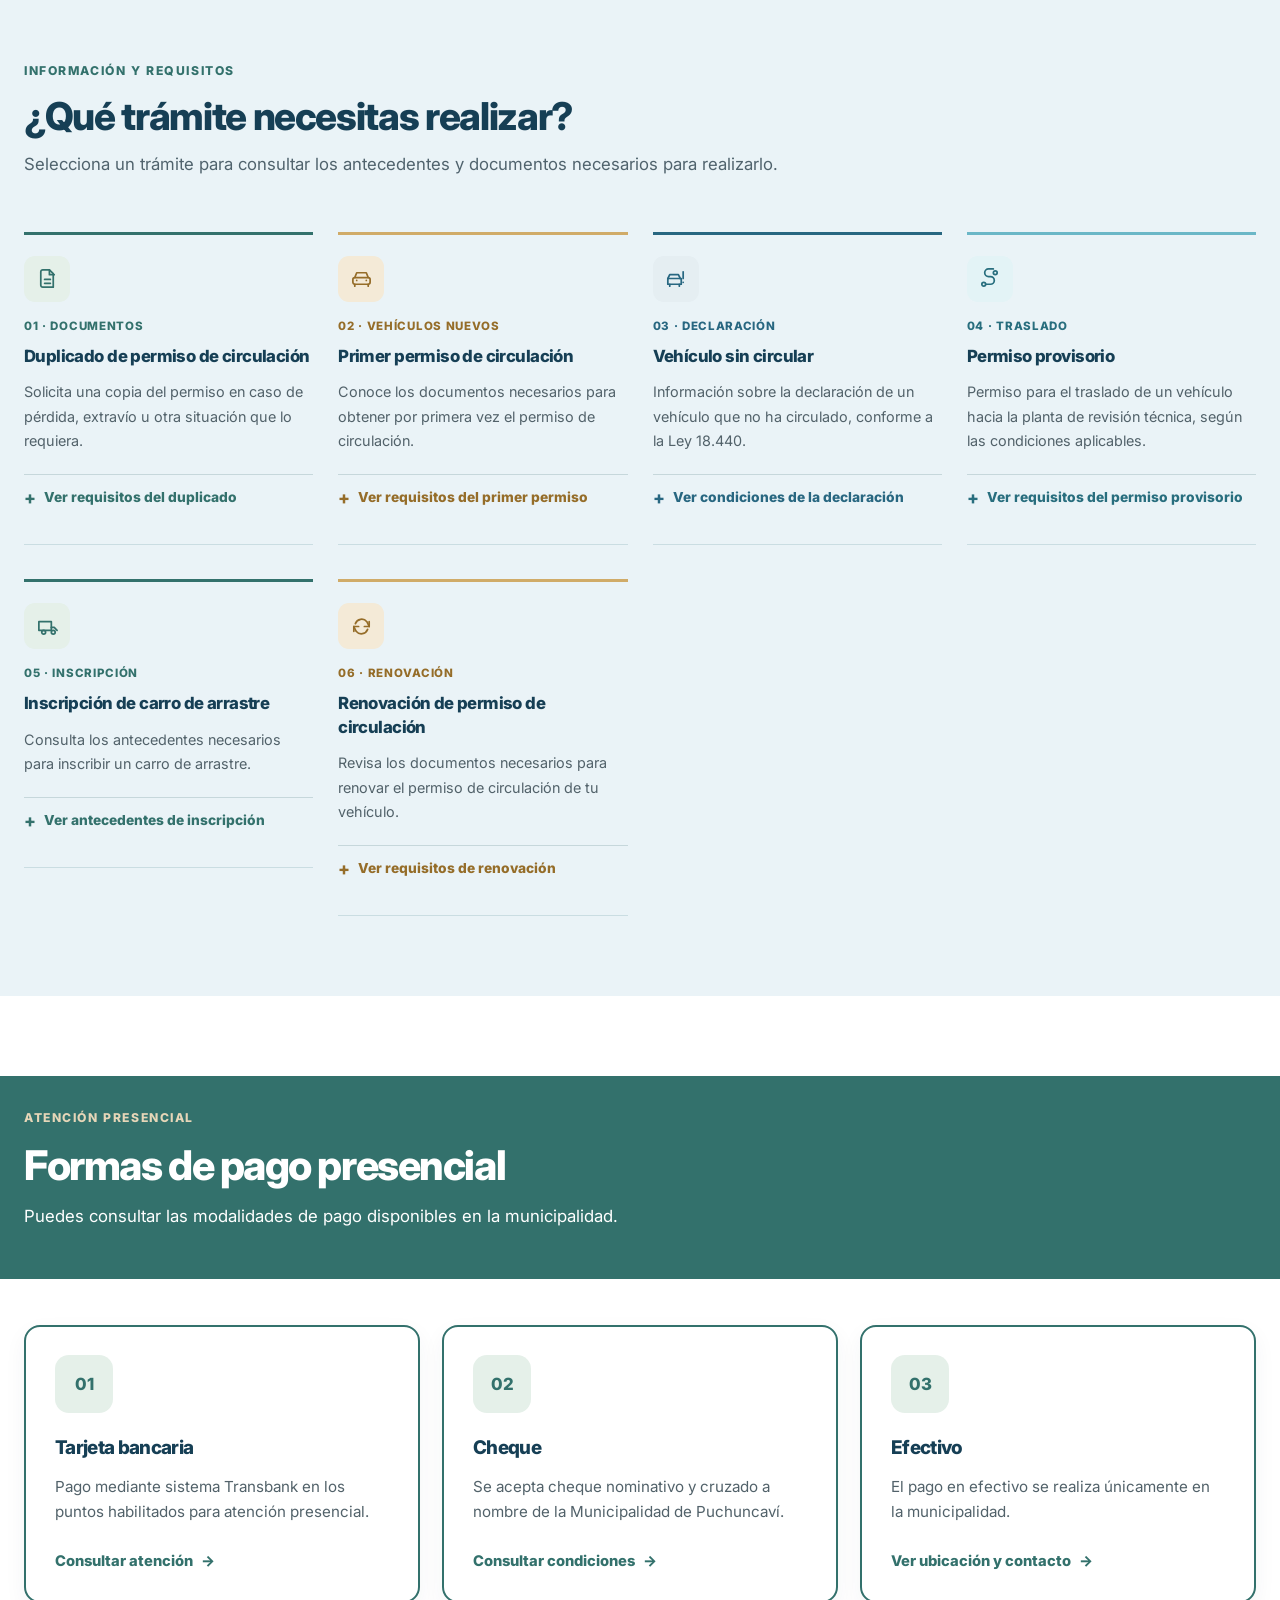
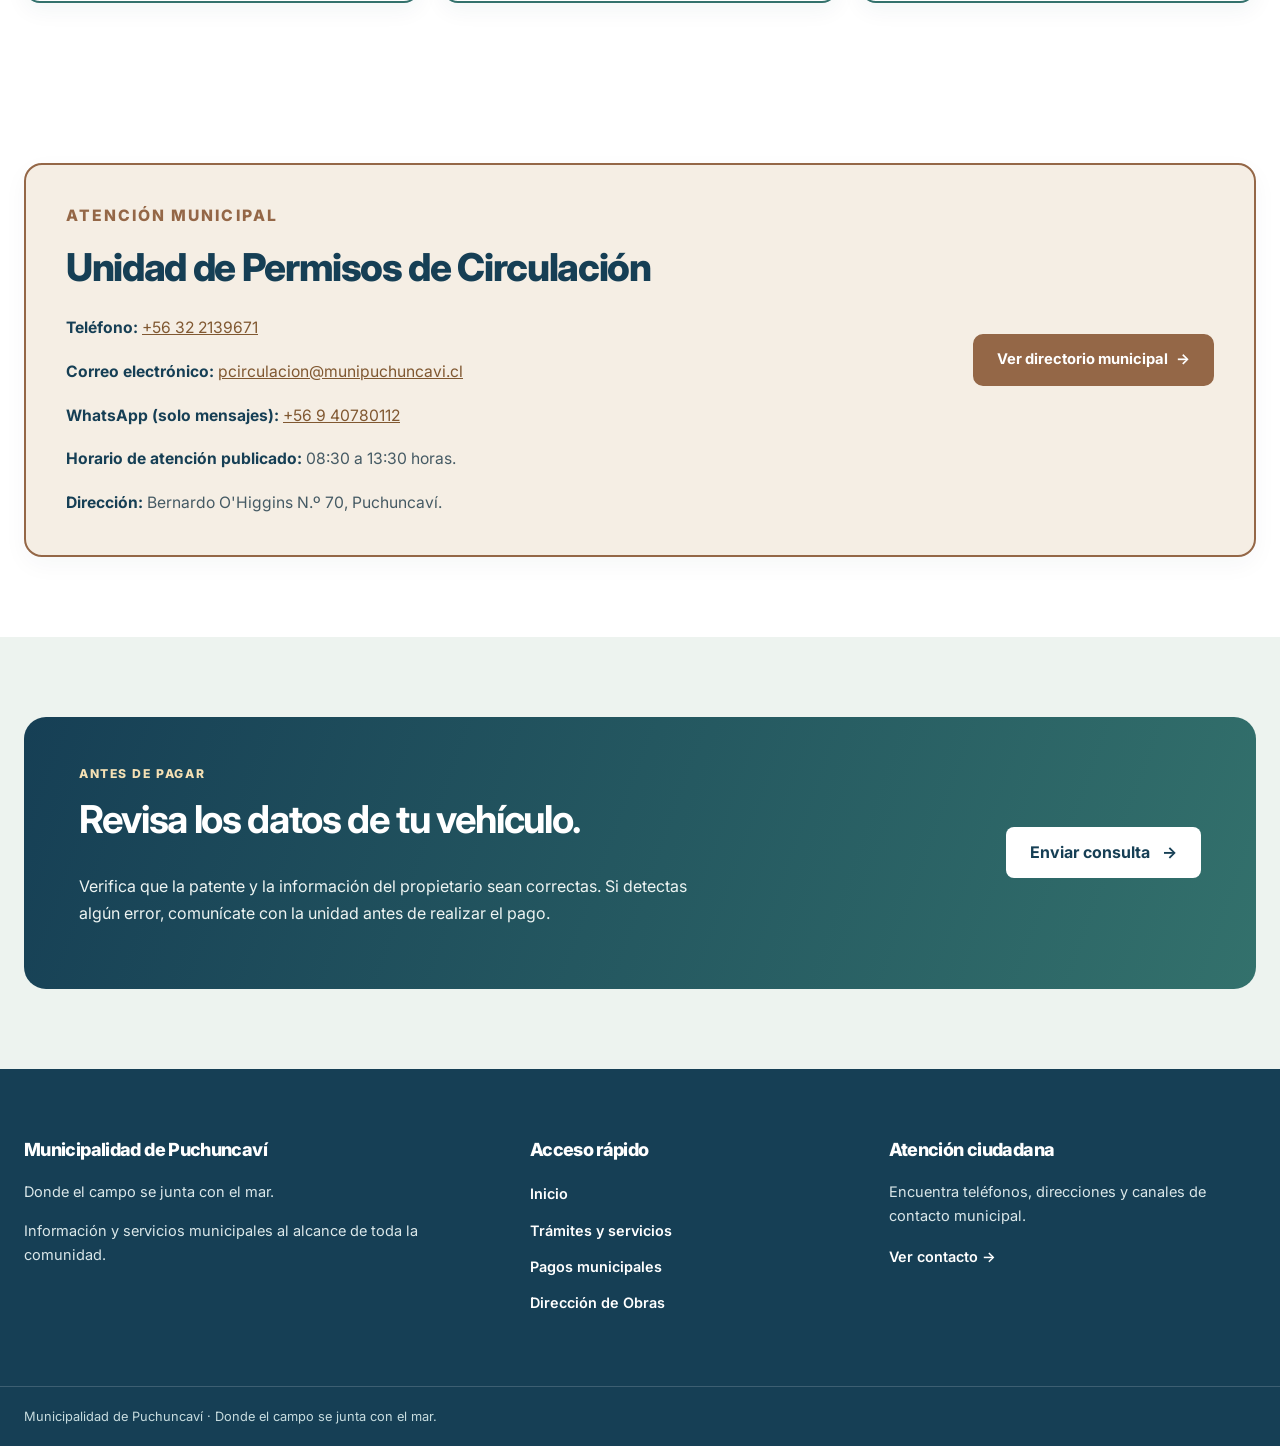
<file: paginas/permiso-circulacion.html>
<!DOCTYPE html>
<html lang="es-CL">

<head>
  <meta charset="UTF-8">
  <meta name="viewport" content="width=device-width, initial-scale=1.0">

  <meta
    name="description"
    content="Permiso de circulación en Puchuncaví: pago online, renovación, duplicados, primer permiso, requisitos y atención municipal."
  >

  <meta name="theme-color" content="#163f55">

  <title>Permiso de circulación | Municipalidad de Puchuncaví</title>

  <link rel="preconnect" href="https://fonts.googleapis.com">
  <link rel="preconnect" href="https://fonts.gstatic.com" crossorigin>

  <link
    href="https://fonts.googleapis.com/css2?family=Inter:wght@400;500;600;700;800&display=swap"
    rel="stylesheet"
  >

  <link rel="stylesheet" href="../css/estilos.css">
  <script src="../js/main.js" defer></script>

</head>

<body class="pagina-interior pagina-permiso-circulacion">

  <a class="saltar-contenido" href="#contenido-principal">
    Saltar al contenido principal
  </a>

  <!-- =========================================
       CABECERA INSTITUCIONAL
       SE CONSERVAN ENLACES Y FUNCIONES
    ========================================= -->

  <header class="cabecera">

    <div class="barra-superior barra-superior--institucional">

      <div class="contenedor barra-superior__contenido">

        <div class="barra-superior__redes">

          <span class="barra-superior__etiqueta">
            SÍGUENOS
          </span>

          <nav
            class="redes-sociales"
            aria-label="Redes sociales municipales"
          >

            <a
              class="redes-sociales__enlace"
              href="https://www.facebook.com/MunicipalidadPuchuncavi"
              target="_blank"
              rel="noopener noreferrer"
              aria-label="Facebook municipal"
              title="Facebook municipal"
            >
              <span aria-hidden="true">f</span>
            </a>

            <a
              class="redes-sociales__enlace redes-sociales__enlace--youtube"
              href="https://www.youtube.com/channel/UCqsq_ICqY2jT9HgJ0vWUYuw"
              target="_blank"
              rel="noopener noreferrer"
              aria-label="YouTube municipal"
              title="YouTube municipal"
            >
              <span aria-hidden="true">▶</span>
            </a>

          </nav>

        </div>

        <nav
          class="enlaces-institucionales"
          aria-label="Portales institucionales"
        >

          <a
            href="https://munipuchuncavi.cl/transparencianew2.php"
            target="_blank"
            rel="noopener noreferrer"
          >
            Transparencia municipal
            <span aria-hidden="true">↗</span>
          </a>

          <a
            href="https://www.leylobby.gob.cl/"
            target="_blank"
            rel="noopener noreferrer"
          >
            Ley del Lobby
            <span aria-hidden="true">↗</span>
          </a>

        </nav>

        <div
          class="herramientas-accesibilidad"
          role="group"
          aria-label="Herramientas de accesibilidad"
        >

          <button
            class="herramienta"
            type="button"
            data-accion="reducir-texto"
            aria-label="Reducir tamaño del texto"
          >
            A−
          </button>

          <button
            class="herramienta"
            type="button"
            data-accion="aumentar-texto"
            aria-label="Aumentar tamaño del texto"
          >
            A+
          </button>

          <button
            class="herramienta"
            type="button"
            data-accion="alternar-contraste"
            aria-pressed="false"
          >
            Alto contraste
          </button>

        </div>

      </div>

    </div>

    <!-- FRANJA DE IDENTIDAD -->

    <div class="franja-identidad" aria-hidden="true">
      <span class="franja-identidad__verde"></span>
      <span class="franja-identidad__arena"></span>
      <span class="franja-identidad__celeste"></span>
    </div>

    <!-- IDENTIDAD MUNICIPAL -->

    <div class="contenedor cabecera__principal">

      <a
        class="identidad"
        href="../index.html"
        aria-label="Municipalidad de Puchuncaví, volver al inicio"
      >

        <img
          class="identidad__logo"
          src="../assets/imagenes/identidad/logo-puchuncavi.jpg"
          alt=""
          width="400"
          height="400"
        >

        <span class="identidad__texto">

          <span class="identidad__superior">
            Ilustre Municipalidad de
          </span>

          <span class="identidad__nombre">
            Puchuncaví
          </span>

          <span class="identidad__descripcion">
            Donde el campo se junta con el mar
          </span>

        </span>

      </a>

      <div class="cabecera__acciones">

        <a
          class="cabecera__contacto boton boton--secundario"
          href="contacto.html"
        >
          Atención ciudadana
          <span aria-hidden="true">↗</span>
        </a>

        <button
          class="boton-menu"
          type="button"
          aria-controls="menu-principal"
          aria-expanded="false"
          aria-label="Abrir menú de navegación"
        >
          <span class="boton-menu__linea"></span>
          <span class="boton-menu__linea"></span>
          <span class="boton-menu__linea"></span>
        </button>

      </div>

    </div>

    <!-- NAVEGACIÓN PRINCIPAL -->

    <nav
      class="navegacion"
      id="menu-principal"
      aria-label="Navegación principal"
    >

      <div class="contenedor">

        <ul class="navegacion__lista">

          <li>
            <a
              class="navegacion__enlace"
              href="../index.html"
            >
              Inicio
            </a>
          </li>

          <li>
            <a
              class="navegacion__enlace"
              href="tramites.html"
              aria-current="page"
            >
              Trámites y servicios
            </a>
          </li>

          <li>
            <a
              class="navegacion__enlace"
              href="desarrollo-comunitario.html"
            >
              Comunidad
            </a>
          </li>

          <li>
            <a
              class="navegacion__enlace"
              href="seguridad-emergencias.html"
            >
              Seguridad
            </a>
          </li>

          <li>
            <a
              class="navegacion__enlace"
              href="noticias.html"
            >
              Noticias
            </a>
          </li>

          <li>
            <a
              class="navegacion__enlace"
              href="contacto.html"
            >
              Contacto
            </a>
          </li>

        </ul>

      </div>

    </nav>

  </header>

  <!-- =========================================
       CONTENIDO PRINCIPAL
    ========================================= -->

  <main id="contenido-principal">

    <!-- =========================================
       PORTADA CON FOTOGRAFÍA
    ========================================= -->

    <section
      class="interior-hero interior-hero--permiso"
      aria-labelledby="titulo-pagina"
    >

      <div class="contenedor">

        <nav class="migas" aria-label="Ruta de navegación">

          <ol>

            <li>
              <a href="../index.html">
                Inicio
              </a>
            </li>

            <li>
              <a href="tramites.html">
                Trámites y servicios
              </a>
            </li>

            <li aria-current="page">
              Permiso de circulación
            </li>

          </ol>

        </nav>

        <div class="interior-hero__contenido">

          <div class="interior-hero__texto">

            <p class="etiqueta etiqueta--clara">
              Trámites vehiculares
            </p>

            <h1 id="titulo-pagina">
              Permiso de <span>circulación</span>
            </h1>

            <p>
              Realiza tus consultas, conoce los requisitos
              para cada trámite y accede a las opciones
              de pago de tu permiso de circulación.
            </p>

          </div>

        </div>

      </div>

    </section>

    <!-- =========================================
       PAGO ONLINE 2026
       DOS FICHAS VERDES COMPLETAS
    ========================================= -->

    <section
      class="seccion seccion--tramites-destacados permiso-pago-online"
      aria-labelledby="titulo-pagos"
    >

      <div class="contenedor">

        <div class="seccion__encabezado">

          <div>

            <p class="etiqueta etiqueta--verde">
              Servicios digitales
            </p>

            <h2 id="titulo-pagos">
              Pago online 2026
            </h2>

            <p class="seccion__descripcion">
              Selecciona la opción que corresponde
              a tu permiso y revisa los datos
              del vehículo antes de pagar.
            </p>

          </div>

        </div>

        <div class="cuadricula cuadricula--dos">

          <!-- PAGO DEL PERMISO -->

          <article class="categoria-tramite categoria-tramite--azul">

            <div class="categoria-tramite__encabezado">

              <span
                class="categoria-tramite__numero"
                aria-hidden="true"
              >
                01
              </span>

              <span class="categoria-tramite__tipo">
                Pago de permiso
              </span>

            </div>

            <h3>
              Permiso de circulación 2026 y anteriores
            </h3>

            <p>
              Accede a la plataforma de pago
              habilitada por la municipalidad
              para consultar y pagar tu permiso.
            </p>

            <ul class="categoria-tramite__enlaces">

              <li>

                <a
                  href="https://www.munipuchuncavi.cl/circulacion.php"
                  target="_blank"
                  rel="noopener noreferrer"
                >
                  Ir al pago online
                  <span aria-hidden="true">↗</span>
                </a>

              </li>

            </ul>

          </article>

          <!-- SEGUNDA CUOTA -->

          <article class="categoria-tramite categoria-tramite--verde">

            <div class="categoria-tramite__encabezado">

              <span
                class="categoria-tramite__numero"
                aria-hidden="true"
              >
                02
              </span>

              <span class="categoria-tramite__tipo">
                Segunda cuota
              </span>

            </div>

            <h3>
              Pago de segunda cuota 2026
            </h3>

            <p>
              Consulta la opción de pago
              correspondiente a la segunda cuota
              del permiso de circulación.
            </p>

            <ul class="categoria-tramite__enlaces">

              <li>

                <a
                  href="https://www.munipuchuncavi.cl/circulacion.php"
                  target="_blank"
                  rel="noopener noreferrer"
                >
                  Consultar segunda cuota
                  <span aria-hidden="true">↗</span>
                </a>

              </li>

            </ul>

          </article>

        </div>

        <p class="seccion__descripcion">
          Si los datos del propietario han cambiado,
          comunícate con la Unidad de Permisos de
          Circulación antes de realizar el pago.
        </p>

      </div>

    </section>

    <!-- =========================================
       ¿QUÉ TRÁMITE NECESITAS REALIZAR?

       MISMO LENGUAJE VISUAL QUE TURISMO
       SE CONSERVAN TODOS LOS REQUISITOS
    ========================================= -->

    <section
      class="seccion seccion--categorias permiso-tramites"
      aria-labelledby="titulo-tipos"
    >

      <div class="contenedor">

        <div class="seccion__encabezado">

          <div>

            <p class="etiqueta etiqueta--verde">
              Información y requisitos
            </p>

            <h2 id="titulo-tipos">
              ¿Qué trámite necesitas realizar?
            </h2>

            <p class="seccion__descripcion">
              Selecciona un trámite para consultar
              los antecedentes y documentos
              necesarios para realizarlo.
            </p>

          </div>

        </div>

        <div class="permiso-tramites__grid">

          <!-- =====================================
               01. DUPLICADO
          ===================================== -->

          <article class="permiso-tramite">

            <span class="permiso-tramite__icono" aria-hidden="true">
              <!-- Documento -->
              <svg viewBox="0 0 24 24">
                <path d="M7 3h7l4 4v14H7a2 2 0 0 1-2-2V5a2 2 0 0 1 2-2Z"></path>
                <path d="M14 3v5h5"></path>
                <path d="M9 13h6"></path>
                <path d="M9 17h6"></path>
              </svg>
            </span>

            <span class="permiso-tramite__categoria">
              01 · Documentos
            </span>

            <h3>
              Duplicado de permiso de circulación
            </h3>

            <p>
              Solicita una copia del permiso
              en caso de pérdida, extravío
              u otra situación que lo requiera.
            </p>

            <details>

              <summary>
                Ver requisitos del duplicado
              </summary>

              <p>
                <strong>Si eres propietario:</strong>
              </p>

              <ul>

                <li>Cédula de identidad.</li>

                <li>
                  Declaración jurada ante notario,
                  indicando la patente y el motivo
                  de la solicitud.
                </li>

              </ul>

              <p>
                <strong>Si no eres propietario:</strong>
              </p>

              <ul>

                <li>Poder notarial del propietario.</li>

                <li>
                  Declaración jurada del titular ante notario.
                </li>

                <li>
                  Copias de las cédulas de identidad
                  correspondientes.
                </li>

              </ul>

              <p>
                La unidad informa entrega inmediata
                del duplicado del permiso.
              </p>

            </details>

          </article>

          <!-- =====================================
               02. PRIMER PERMISO
          ===================================== -->

          <article class="permiso-tramite">

            <span class="permiso-tramite__icono" aria-hidden="true">
              <!-- Vehículo -->
              <svg viewBox="0 0 24 24">
                <path d="m5 11 2-5h10l2 5"></path>
                <rect x="3" y="11" width="18" height="7" rx="2"></rect>
                <path d="M5 18v2"></path>
                <path d="M19 18v2"></path>
                <path d="M7 14h.01"></path>
                <path d="M17 14h.01"></path>
              </svg>
            </span>

            <span class="permiso-tramite__categoria">
              02 · Vehículos nuevos
            </span>

            <h3>
              Primer permiso de circulación
            </h3>

            <p>
              Conoce los documentos necesarios
              para obtener por primera vez
              el permiso de circulación.
            </p>

            <details>

              <summary>
                Ver requisitos del primer permiso
              </summary>

              <ul>

                <li>
                  Inscripción en el Registro Civil.
                </li>

                <li>Factura del vehículo.</li>

                <li>
                  Seguro Obligatorio (SOAP) vigente.
                </li>

                <li>
                  Certificado de homologación.
                </li>

              </ul>

              <p>
                La unidad informa entrega inmediata
                una vez completado el trámite.
              </p>

            </details>

          </article>

          <!-- =====================================
               03. VEHÍCULO SIN CIRCULAR
          ===================================== -->

          <article class="permiso-tramite">

            <span class="permiso-tramite__icono" aria-hidden="true">
              <!-- Vehículo detenido -->
              <svg viewBox="0 0 24 24">
                <path d="m4 12 2-4h9l2 4"></path>
                <path d="M4 12h14v6H4z"></path>
                <path d="M6 18v2"></path>
                <path d="M16 18v2"></path>
                <path d="M20 5v7"></path>
                <path d="M20 16h.01"></path>
              </svg>
            </span>

            <span class="permiso-tramite__categoria">
              03 · Declaración
            </span>

            <h3>
              Vehículo sin circular
            </h3>

            <p>
              Información sobre la declaración
              de un vehículo que no ha circulado,
              conforme a la Ley 18.440.
            </p>

            <details>

              <summary>
                Ver condiciones de la declaración
              </summary>

              <ul>

                <li>
                  El último período pagado debe
                  corresponder a Puchuncaví.
                </li>

                <li>
                  El formulario se completa
                  presencialmente en la municipalidad.
                </li>

                <li>
                  La fecha límite indicada
                  es el 30 de noviembre.
                </li>

              </ul>

              <p>
                Consulta con la unidad si necesitas
                confirmar el procedimiento
                correspondiente a tu vehículo.
              </p>

            </details>

          </article>

          <!-- =====================================
               04. PERMISO PROVISORIO
          ===================================== -->

          <article class="permiso-tramite">

            <span class="permiso-tramite__icono" aria-hidden="true">
              <!-- Ruta -->
              <svg viewBox="0 0 24 24">
                <circle cx="6" cy="18" r="2"></circle>
                <circle cx="18" cy="6" r="2"></circle>
                <path d="M8 18h5a4 4 0 0 0 0-8h-2a4 4 0 0 1 0-8h5"></path>
              </svg>
            </span>

            <span class="permiso-tramite__categoria">
              04 · Traslado
            </span>

            <h3>
              Permiso provisorio
            </h3>

            <p>
              Permiso para el traslado de un vehículo
              hacia la planta de revisión técnica,
              según las condiciones aplicables.
            </p>

            <details>

              <summary>
                Ver requisitos del permiso provisorio
              </summary>

              <ul>

                <li>
                  Certificado de inscripción
                  en el Registro Nacional de Vehículos Motorizados.
                </li>

                <li>
                  Seguro Obligatorio (SOAP) vigente.
                </li>

              </ul>

              <p>
                La municipalidad señala un máximo
                de tres días al mes. Para solicitar
                otro permiso puede requerirse
                el documento de rechazo
                de la planta revisora.
              </p>

            </details>

          </article>

          <!-- =====================================
               05. CARRO DE ARRASTRE
          ===================================== -->

          <article class="permiso-tramite">

            <span class="permiso-tramite__icono" aria-hidden="true">
              <!-- Remolque -->
              <svg viewBox="0 0 24 24">
                <path d="M3 7h13v9H3z"></path>
                <path d="M16 13h3l3 3"></path>
                <circle cx="8" cy="18" r="2"></circle>
                <circle cx="18" cy="18" r="2"></circle>
              </svg>
            </span>

            <span class="permiso-tramite__categoria">
              05 · Inscripción
            </span>

            <h3>
              Inscripción de carro de arrastre
            </h3>

            <p>
              Consulta los antecedentes
              necesarios para inscribir
              un carro de arrastre.
            </p>

            <details>

              <summary>
                Ver antecedentes de inscripción
              </summary>

              <p>
                Se requiere una declaración
                jurada notarial con los siguientes datos:
              </p>

              <ul>

                <li>Marca y modelo.</li>
                <li>Año y color.</li>
                <li>Carga máxima.</li>
                <li>Número de ejes.</li>
                <li>Número de ruedas por eje.</li>
                <li>Domicilio en la comuna.</li>
                <li>Valor comercial del carro de arrastre.</li>

              </ul>

              <p>
                La unidad informa entrega inmediata
                una vez completada la gestión.
              </p>

            </details>

          </article>

          <!-- =====================================
               06. RENOVACIÓN
          ===================================== -->

          <article class="permiso-tramite">

            <span class="permiso-tramite__icono" aria-hidden="true">
              <!-- Renovación -->
              <svg viewBox="0 0 24 24">
                <path d="M20 7v5h-5"></path>
                <path d="M4 17v-5h5"></path>
                <path d="M5.6 9a7 7 0 0 1 12-2L20 12"></path>
                <path d="M4 12l2.4 5a7 7 0 0 0 12-2"></path>
              </svg>
            </span>

            <span class="permiso-tramite__categoria">
              06 · Renovación
            </span>

            <h3>
              Renovación de permiso de circulación
            </h3>

            <p>
              Revisa los documentos necesarios
              para renovar el permiso
              de circulación de tu vehículo.
            </p>

            <details>

              <summary>
                Ver requisitos de renovación
              </summary>

              <ul>

                <li>
                  Permiso de circulación anterior.
                </li>

                <li>
                  Certificado de homologación
                  o revisión técnica vigente,
                  según corresponda.
                </li>

                <li>
                  Seguro Obligatorio (SOAP) vigente.
                </li>

                <li>
                  Padrón del vehículo.
                </li>

              </ul>

              <p>
                La unidad informa entrega inmediata
                una vez completado el trámite.
              </p>

            </details>

          </article>

        </div>

      </div>

    </section>

    <!-- =========================================
       FORMAS DE PAGO PRESENCIAL
       FRANJA VERDE Y BORDES VERDES
    ========================================= -->

    <section
      class="seccion seccion--tramites-destacados permiso-presencial"
      aria-labelledby="titulo-presencial"
    >

      <div class="contenedor">

        <div class="seccion__encabezado">

          <div>

            <p class="etiqueta etiqueta--azul">
              Atención presencial
            </p>

            <h2 id="titulo-presencial">
              Formas de pago presencial
            </h2>

            <p class="seccion__descripcion">
              Puedes consultar las modalidades
              de pago disponibles en la municipalidad.
            </p>

          </div>

        </div>

        <div class="cuadricula cuadricula--tres">

          <!-- TARJETA BANCARIA -->

          <article class="tarjeta-servicio">

            <span
              class="tarjeta-servicio__icono tarjeta-servicio__icono--azul"
              aria-hidden="true"
            >
              01
            </span>

            <h3>Tarjeta bancaria</h3>

            <p>
              Pago mediante sistema Transbank
              en los puntos habilitados
              para atención presencial.
            </p>

            <a href="#contacto-circulacion">
              Consultar atención
              <span aria-hidden="true">→</span>
            </a>

          </article>

          <!-- CHEQUE -->

          <article class="tarjeta-servicio">

            <span
              class="tarjeta-servicio__icono tarjeta-servicio__icono--verde"
              aria-hidden="true"
            >
              02
            </span>

            <h3>Cheque</h3>

            <p>
              Se acepta cheque nominativo
              y cruzado a nombre de
              la Municipalidad de Puchuncaví.
            </p>

            <a href="#contacto-circulacion">
              Consultar condiciones
              <span aria-hidden="true">→</span>
            </a>

          </article>

          <!-- EFECTIVO -->

          <article class="tarjeta-servicio">

            <span
              class="tarjeta-servicio__icono tarjeta-servicio__icono--arena"
              aria-hidden="true"
            >
              03
            </span>

            <h3>Efectivo</h3>

            <p>
              El pago en efectivo
              se realiza únicamente
              en la municipalidad.
            </p>

            <a href="#contacto-circulacion">
              Ver ubicación y contacto
              <span aria-hidden="true">→</span>
            </a>

          </article>

        </div>

      </div>

    </section>

    <!-- =========================================
       UNIDAD DE PERMISOS DE CIRCULACIÓN
       RECUADRO MARRÓN
    ========================================= -->

    <section
      class="seccion seccion--introduccion permiso-contacto"
      id="contacto-circulacion"
      aria-labelledby="titulo-contacto"
    >

      <div class="contenedor">

        <div class="introduccion-interior permiso-contacto__recuadro">

          <div class="permiso-contacto__texto">

            <p class="etiqueta etiqueta--verde">
              Atención municipal
            </p>

            <h2 id="titulo-contacto">
              Unidad de Permisos de Circulación
            </h2>

            <p>
              <strong>Teléfono:</strong>

              <a href="tel:+56322139671">
                +56 32 2139671
              </a>
            </p>

            <p>
              <strong>Correo electrónico:</strong>

              <a href="mailto:pcirculacion@munipuchuncavi.cl">
                pcirculacion@munipuchuncavi.cl
              </a>
            </p>

            <p>
              <strong>WhatsApp (solo mensajes):</strong>

              <a
                href="https://wa.me/56940780112"
                target="_blank"
                rel="noopener noreferrer"
              >
                +56 9 40780112
              </a>
            </p>

            <p>
              <strong>Horario de atención publicado:</strong>
              08:30 a 13:30 horas.
            </p>

            <p>
              <strong>Dirección:</strong>
              Bernardo O'Higgins N.º 70, Puchuncaví.
            </p>

          </div>

          <a
            class="boton boton--secundario"
            href="contacto.html"
          >
            Ver directorio municipal
            <span aria-hidden="true">→</span>
          </a>

        </div>

      </div>

    </section>

    <!-- =========================================
       ORIENTACIÓN FINAL
       SE CONSERVA
    ========================================= -->

    <section
      class="seccion seccion--orientacion"
      aria-labelledby="titulo-ayuda"
    >

      <div class="contenedor">

        <div class="bloque-orientacion">

          <div class="bloque-orientacion__texto">

            <p class="etiqueta etiqueta--clara">
              Antes de pagar
            </p>

            <h2 id="titulo-ayuda">
              Revisa los datos de tu vehículo.
            </h2>

            <p>
              Verifica que la patente y la información
              del propietario sean correctas.
              Si detectas algún error, comunícate
              con la unidad antes de realizar el pago.
            </p>

          </div>

          <a
            class="boton boton--claro"
            href="mailto:pcirculacion@munipuchuncavi.cl"
          >
            Enviar consulta
            <span aria-hidden="true">→</span>
          </a>

        </div>

      </div>

    </section>

  </main>

  <!-- =========================================
       PIE DE PÁGINA
       SE CONSERVA
    ========================================= -->

  <footer class="pie-pagina">

    <div class="contenedor pie-pagina__contenido">

      <div class="pie-pagina__identidad">

        <h2>Municipalidad de Puchuncaví</h2>

        <p>
          Donde el campo se junta con el mar.
        </p>

        <p>
          Información y servicios municipales
          al alcance de toda la comunidad.
        </p>

      </div>

      <div class="pie-pagina__enlaces">

        <h2>Acceso rápido</h2>

        <ul>

          <li>
            <a href="../index.html">
              Inicio
            </a>
          </li>

          <li>
            <a href="tramites.html">
              Trámites y servicios
            </a>
          </li>

          <li>
            <a href="pagos-municipales.html">
              Pagos municipales
            </a>
          </li>

          <li>
            <a href="direccion-obras.html">
              Dirección de Obras
            </a>
          </li>

        </ul>

      </div>

      <div class="pie-pagina__atencion">

        <h2>Atención ciudadana</h2>

        <p>
          Encuentra teléfonos, direcciones
          y canales de contacto municipal.
        </p>

        <a href="contacto.html">
          Ver contacto
          <span aria-hidden="true">→</span>
        </a>

      </div>

    </div>

    <div class="pie-pagina__inferior">

      <div class="contenedor">

        <p>
          Municipalidad de Puchuncaví ·
          Donde el campo se junta con el mar.
        </p>

      </div>

    </div>

  </footer>

</body>
</html>
</file>
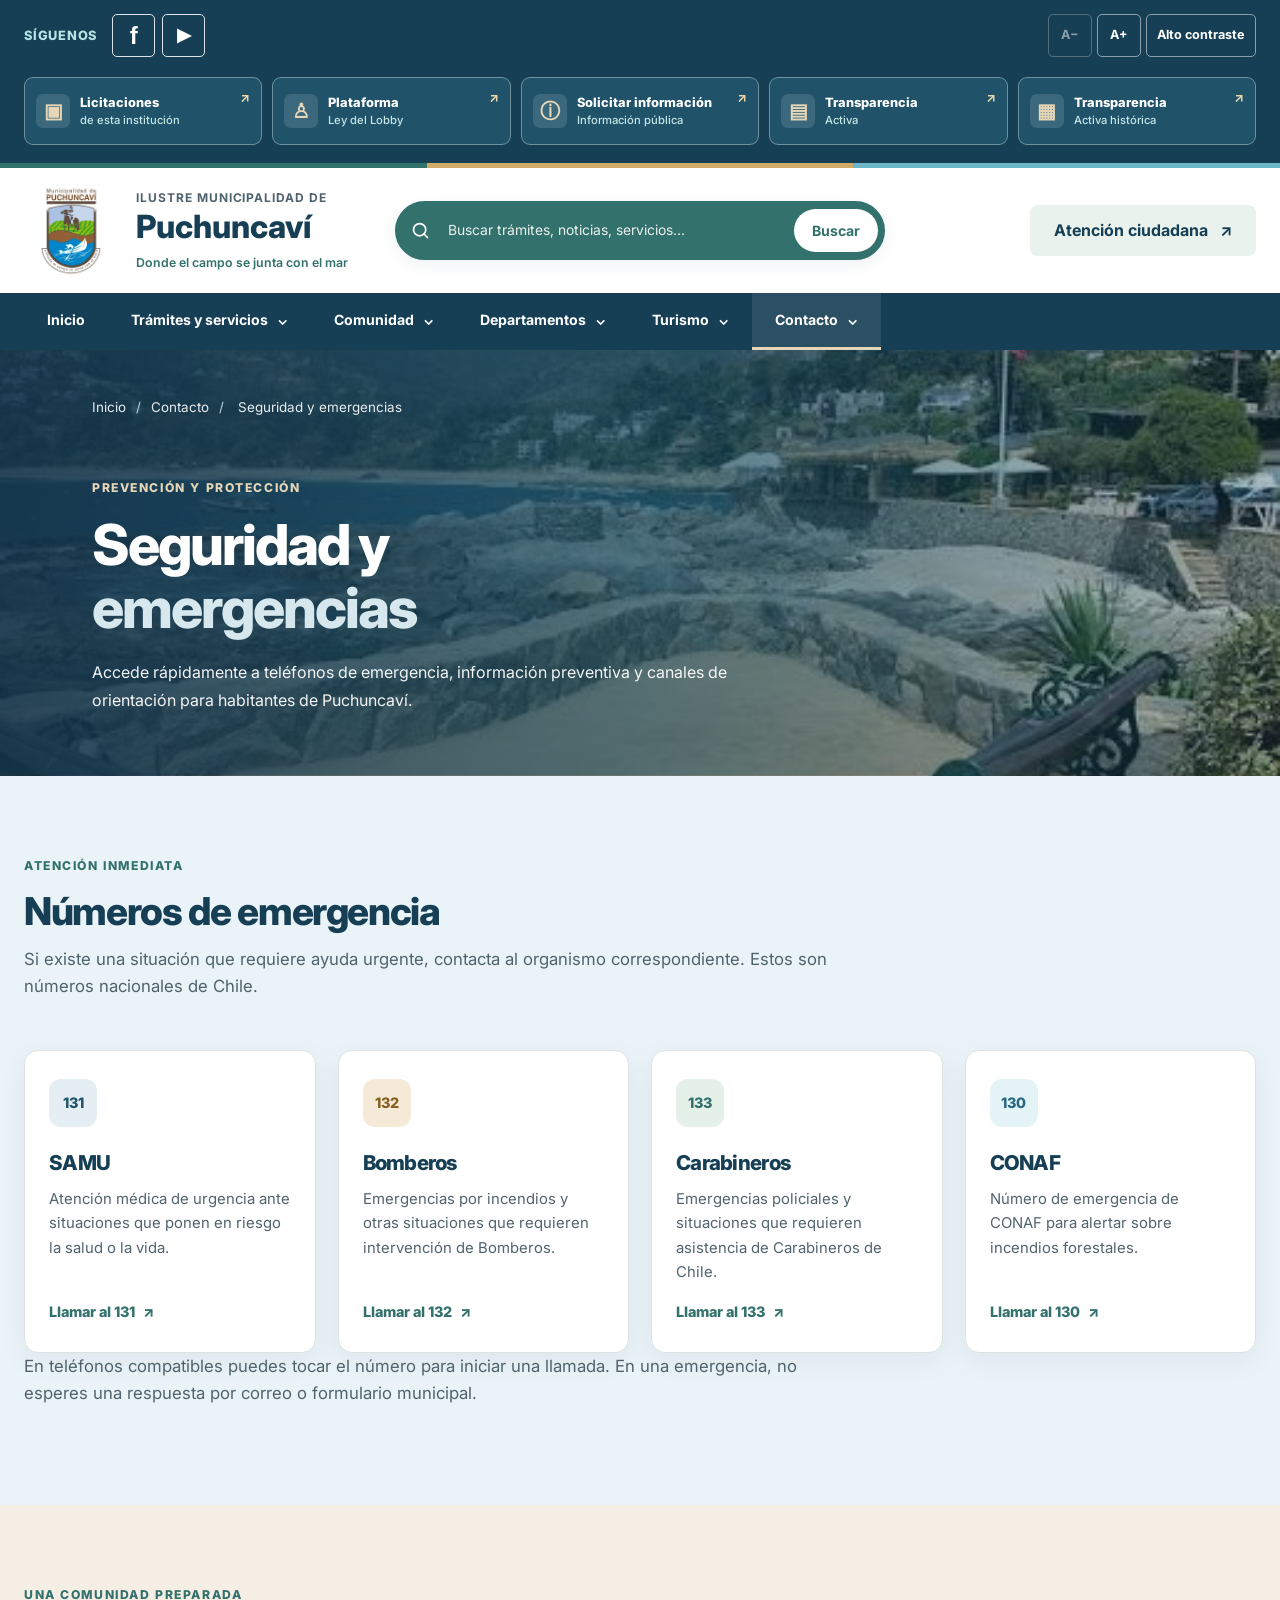
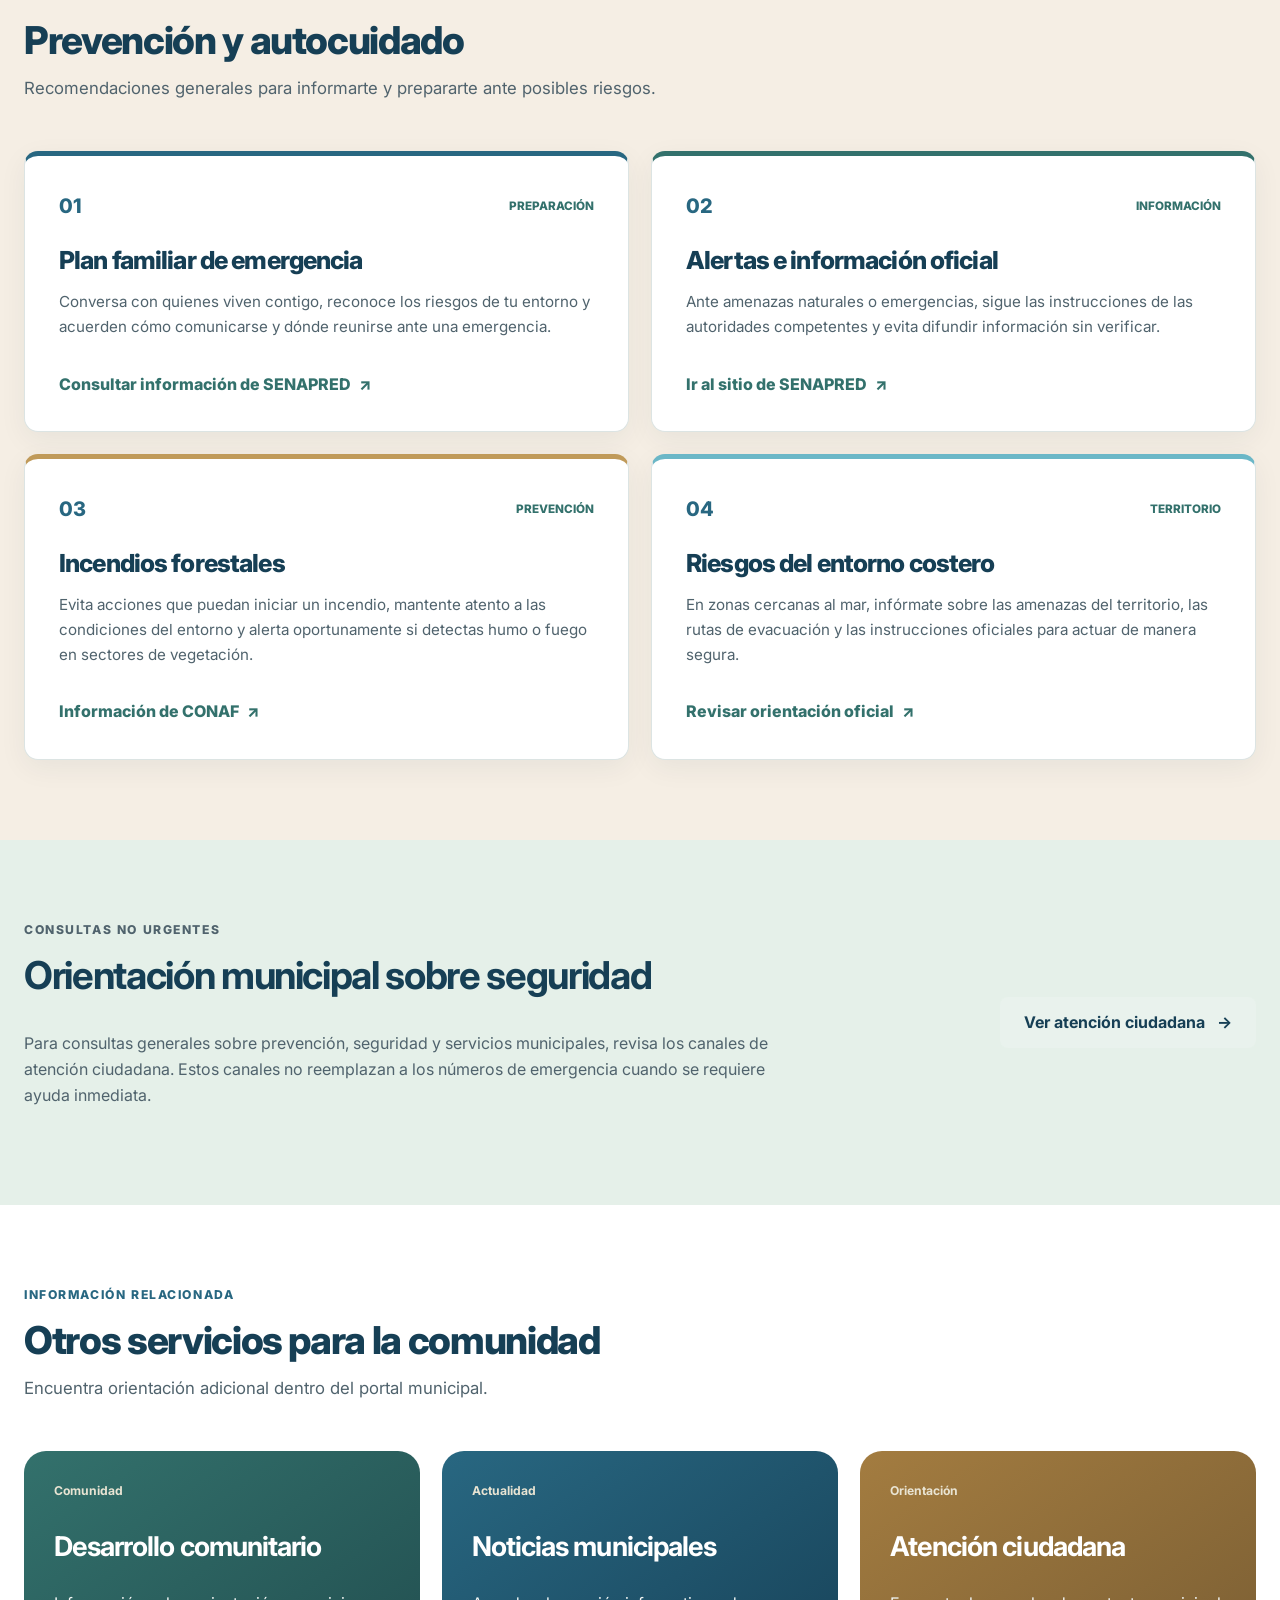
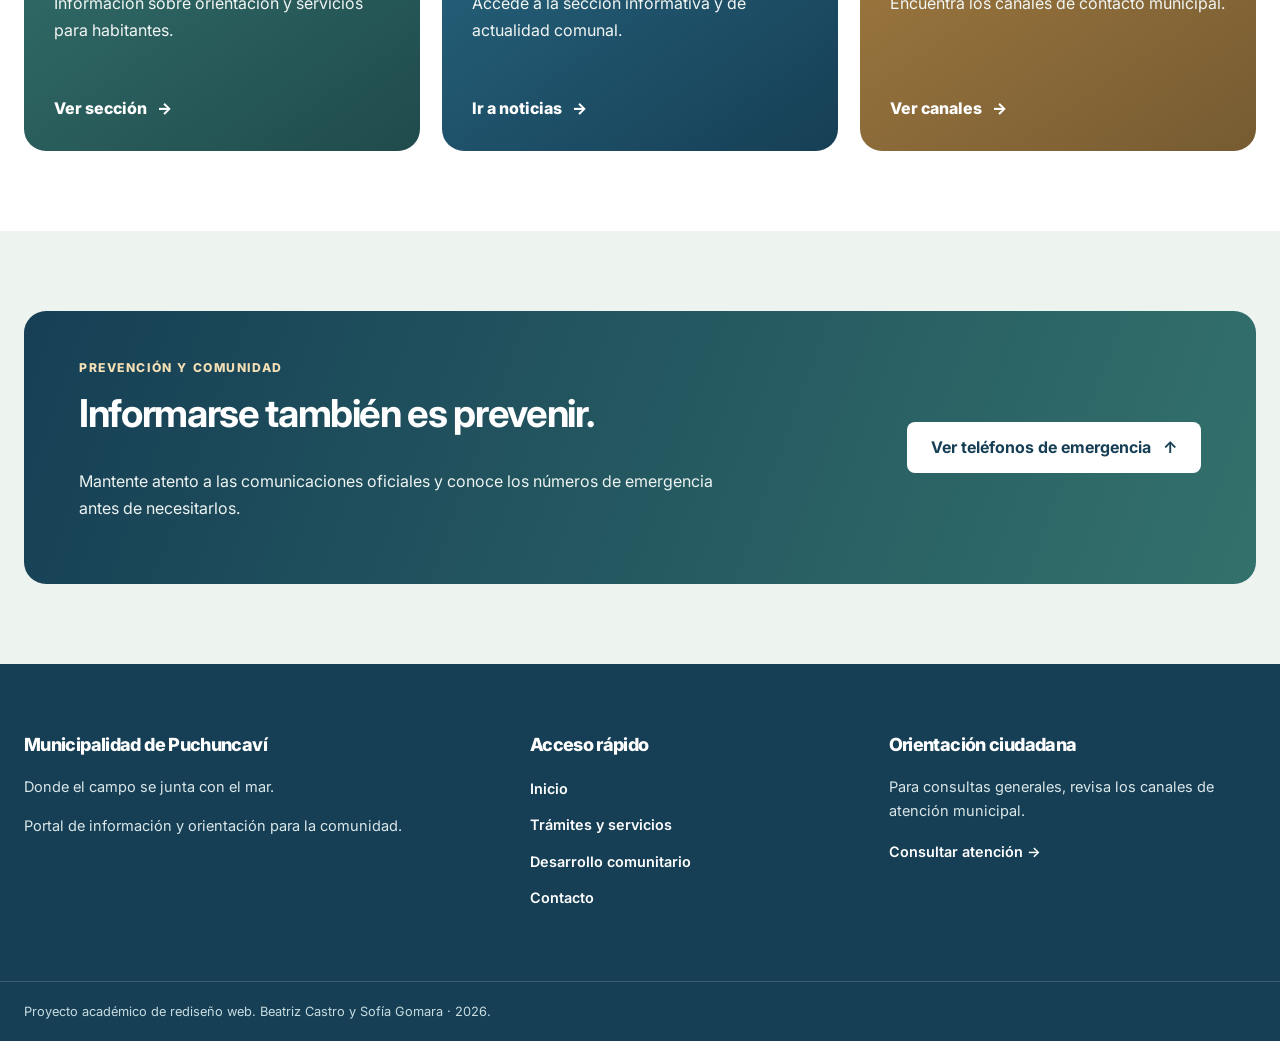
<file: paginas/seguridad-emergencias.html>
<!DOCTYPE html>

<html lang="es-CL">
<head>
<meta charset="utf-8"/>
<meta content="width=device-width, initial-scale=1.0" name="viewport"/>
<meta content="Seguridad y emergencias en Puchuncaví: teléfonos de emergencia, prevención y orientación para la comunidad." name="description"/>
<meta content="#163F55" name="theme-color"/>
<title>Seguridad y emergencias | Municipalidad de Puchuncaví</title>
<!-- Tipografía y archivos compartidos -->
<link href="https://fonts.googleapis.com" rel="preconnect"/>
<link crossorigin="" href="https://fonts.gstatic.com" rel="preconnect"/>
<link href="https://fonts.googleapis.com/css2?family=Inter:wght@400;500;600;700;800&amp;display=swap" rel="stylesheet"/>
<link href="../css/estilos.css" rel="stylesheet"/>
<script defer="" src="../js/main.js"></script>
</head>
<body class="pagina-interior pagina-seguridad">
<a class="saltar-contenido" href="#contenido-principal">
    Saltar al contenido principal
  </a>
<!-- CABECERA INSTITUCIONAL -->
<header class="cabecera">
<div class="barra-superior barra-superior--institucional">
<div class="contenedor barra-superior__contenido">
<div class="barra-superior__redes">
<span class="barra-superior__etiqueta">
            SÍGUENOS
          </span>
<nav aria-label="Redes sociales municipales" class="redes-sociales">
<a aria-label="Facebook municipal, abre otra pestaña" class="redes-sociales__enlace" href="https://www.facebook.com/MunicipalidadPuchuncavi" rel="noopener noreferrer" target="_blank" title="Facebook municipal">
<span aria-hidden="true">f</span>
</a>
<a aria-label="YouTube municipal, abre otra pestaña" class="redes-sociales__enlace redes-sociales__enlace--youtube" href="https://www.youtube.com/channel/UCqsq_ICqY2jT9HgJ0vWUYuw" rel="noopener noreferrer" target="_blank" title="YouTube municipal">
<span aria-hidden="true">▶</span>
</a>
</nav>
</div>
<nav aria-label="Portales institucionales" class="enlaces-institucionales">
<a href="https://munipuchuncavi.cl/transparencianew2.php" rel="noopener noreferrer" target="_blank">
            Transparencia municipal
            <span aria-hidden="true">↗</span>
</a>
<a href="https://www.leylobby.gob.cl/" rel="noopener noreferrer" target="_blank">
            Ley del Lobby
            <span aria-hidden="true">↗</span>
</a>
</nav>
<div aria-label="Herramientas de accesibilidad" class="herramientas-accesibilidad" role="group">
<button aria-label="Reducir el tamaño del texto" class="herramienta" data-accion="reducir-texto" type="button">A−</button>
<button aria-label="Aumentar el tamaño del texto" class="herramienta" data-accion="aumentar-texto" type="button">A+</button>
<button aria-pressed="false" class="herramienta" data-accion="alternar-contraste" type="button">Alto contraste</button>
</div>
</div>
</div>
<div aria-hidden="true" class="franja-identidad">
<span class="franja-identidad__verde"></span>
<span class="franja-identidad__arena"></span>
<span class="franja-identidad__celeste"></span>
</div>
<div class="contenedor cabecera__principal">
<a aria-label="Municipalidad de Puchuncaví, ir al inicio" class="identidad" href="../index.html">
<img alt="" class="identidad__logo" height="400" src="../assets/imagenes/identidad/logo-puchuncavi.jpg" width="400"/>
<span class="identidad__texto">
<span class="identidad__superior">
            Ilustre Municipalidad de
          </span>
<span class="identidad__nombre">
            Puchuncaví
          </span>
<span class="identidad__descripcion">
            Donde el campo se junta con el mar
          </span>
</span>
</a>
<div class="cabecera__acciones">
<a class="cabecera__contacto boton boton--secundario" href="contacto.html">
          Atención ciudadana
          <span aria-hidden="true">↗</span>
</a>
<button aria-controls="menu-principal" aria-expanded="false" aria-label="Abrir menú de navegación" class="boton-menu" type="button">
<span class="boton-menu__linea"></span>
<span class="boton-menu__linea"></span>
<span class="boton-menu__linea"></span>
</button>
</div>
</div>
<nav aria-label="Navegación principal" class="navegacion" id="menu-principal">
<div class="contenedor">
<ul class="navegacion__lista">
<li>
<a class="navegacion__enlace" href="../index.html">
              Inicio
            </a>
</li>
<li>
<a class="navegacion__enlace" href="tramites.html">
              Trámites y servicios
            </a>
</li>
<li>
<a class="navegacion__enlace" href="desarrollo-comunitario.html">
              Comunidad
            </a>
</li>
<li>
<a aria-current="page" class="navegacion__enlace" href="seguridad-emergencias.html">
              Seguridad
            </a>
</li>
<li>
<a class="navegacion__enlace" href="noticias.html">
              Noticias
            </a>
</li>
<li>
<a class="navegacion__enlace" href="contacto.html">
              Contacto
            </a>
</li>
</ul>
</div>
</nav>
</header>
<!-- CONTENIDO PRINCIPAL -->
<main id="contenido-principal">
<!-- PORTADA -->
<section aria-labelledby="titulo-seguridad" class="interior-hero interior-hero--seguridad">
<div class="contenedor">
<nav aria-label="Ruta de navegación" class="migas">
<ol><li><a href="../index.html">Inicio</a></li><li><a href="contacto.html">Contacto</a></li><li aria-current="page">
              Seguridad y emergencias
            </li></ol>
</nav>
<div class="interior-hero__contenido">
<div class="interior-hero__texto">
<p class="etiqueta etiqueta--clara">
              Prevención y protección
            </p>
<h1 id="titulo-seguridad">
              Seguridad y
              <span>emergencias</span>
</h1>
<p>
              Accede rápidamente a teléfonos de emergencia,
              información preventiva y canales de orientación
              para habitantes de Puchuncaví.
            </p>
</div>
<div aria-hidden="true" class="interior-hero__detalle">
<span class="interior-hero__numero">06</span>
<span class="interior-hero__detalle-texto">
              Protección comunitaria
            </span>
</div>
</div>
</div>
</section>
<!-- TELÉFONOS DE EMERGENCIA -->
<section aria-labelledby="titulo-emergencias" class="seccion seccion--tramites-destacados">
<div class="contenedor">
<div class="seccion__encabezado">
<div>
<p class="etiqueta etiqueta--verde">
              Atención inmediata
            </p>
<h2 id="titulo-emergencias">
              Números de emergencia
            </h2>
<p class="seccion__descripcion">
              Si existe una situación que requiere
              ayuda urgente, contacta al organismo
              correspondiente. Estos son números
              nacionales de Chile.
            </p>
</div>
</div>
<div class="cuadricula cuadricula--cuatro">
<article class="tarjeta-servicio">
<span aria-hidden="true" class="tarjeta-servicio__icono tarjeta-servicio__icono--azul">131</span>
<h3>SAMU</h3>
<p>
              Atención médica de urgencia
              ante situaciones que ponen
              en riesgo la salud o la vida.
            </p>
<a aria-label="Llamar al SAMU, 131" href="tel:131">
              Llamar al 131
              <span aria-hidden="true">↗</span>
</a>
</article>
<article class="tarjeta-servicio">
<span aria-hidden="true" class="tarjeta-servicio__icono tarjeta-servicio__icono--arena">132</span>
<h3>Bomberos</h3>
<p>
              Emergencias por incendios
              y otras situaciones que
              requieren intervención de Bomberos.
            </p>
<a aria-label="Llamar a Bomberos, 132" href="tel:132">
              Llamar al 132
              <span aria-hidden="true">↗</span>
</a>
</article>
<article class="tarjeta-servicio">
<span aria-hidden="true" class="tarjeta-servicio__icono tarjeta-servicio__icono--verde">133</span>
<h3>Carabineros</h3>
<p>
              Emergencias policiales y situaciones
              que requieren asistencia
              de Carabineros de Chile.
            </p>
<a aria-label="Llamar a Carabineros, 133" href="tel:133">
              Llamar al 133
              <span aria-hidden="true">↗</span>
</a>
</article>
<article class="tarjeta-servicio">
<span aria-hidden="true" class="tarjeta-servicio__icono tarjeta-servicio__icono--celeste">130</span>
<h3>CONAF</h3>
<p>
              Número de emergencia de CONAF
              para alertar sobre
              incendios forestales.
            </p>
<a aria-label="Llamar a CONAF, 130" href="tel:130">
              Llamar al 130
              <span aria-hidden="true">↗</span>
</a>
</article>
</div>
<p class="seccion__descripcion">
          En teléfonos compatibles puedes tocar el número
          para iniciar una llamada. En una emergencia,
          no esperes una respuesta por correo o formulario municipal.
        </p>
</div>
</section>
<!-- PREVENCIÓN -->
<section aria-labelledby="titulo-prevencion" class="seccion seccion--categorias">
<div class="contenedor">
<div class="seccion__encabezado">
<div>
<p class="etiqueta etiqueta--verde">
              Una comunidad preparada
            </p>
<h2 id="titulo-prevencion">
              Prevención y autocuidado
            </h2>
<p class="seccion__descripcion">
              Recomendaciones generales para
              informarte y prepararte ante posibles riesgos.
            </p>
</div>
</div>
<div class="cuadricula cuadricula--dos">
<article class="categoria-tramite categoria-tramite--azul">
<div class="categoria-tramite__encabezado">
<span aria-hidden="true" class="categoria-tramite__numero">
                01
              </span>
<span class="categoria-tramite__tipo">
                Preparación
              </span>
</div>
<h3>Plan familiar de emergencia</h3>
<p>
              Conversa con quienes viven contigo,
              reconoce los riesgos de tu entorno
              y acuerden cómo comunicarse
              y dónde reunirse ante una emergencia.
            </p>
<ul class="categoria-tramite__enlaces">
<li>
<a href="https://www.senapred.cl/" rel="noopener noreferrer" target="_blank">
                  Consultar información de SENAPRED
                  <span aria-hidden="true">↗</span>
</a>
</li>
</ul>
</article>
<article class="categoria-tramite categoria-tramite--verde">
<div class="categoria-tramite__encabezado">
<span aria-hidden="true" class="categoria-tramite__numero">
                02
              </span>
<span class="categoria-tramite__tipo">
                Información
              </span>
</div>
<h3>Alertas e información oficial</h3>
<p>
              Ante amenazas naturales o emergencias,
              sigue las instrucciones de las autoridades
              competentes y evita difundir
              información sin verificar.
            </p>
<ul class="categoria-tramite__enlaces">
<li>
<a href="https://www.senapred.cl/" rel="noopener noreferrer" target="_blank">
                  Ir al sitio de SENAPRED
                  <span aria-hidden="true">↗</span>
</a>
</li>
</ul>
</article>
<article class="categoria-tramite categoria-tramite--arena">
<div class="categoria-tramite__encabezado">
<span aria-hidden="true" class="categoria-tramite__numero">
                03
              </span>
<span class="categoria-tramite__tipo">
                Prevención
              </span>
</div>
<h3>Incendios forestales</h3>
<p>
              Evita acciones que puedan iniciar un incendio,
              mantente atento a las condiciones del entorno
              y alerta oportunamente si detectas humo
              o fuego en sectores de vegetación.
            </p>
<ul class="categoria-tramite__enlaces">
<li>
<a href="https://www.conaf.cl/" rel="noopener noreferrer" target="_blank">
                  Información de CONAF
                  <span aria-hidden="true">↗</span>
</a>
</li>
</ul>
</article>
<article class="categoria-tramite categoria-tramite--celeste">
<div class="categoria-tramite__encabezado">
<span aria-hidden="true" class="categoria-tramite__numero">
                04
              </span>
<span class="categoria-tramite__tipo">
                Territorio
              </span>
</div>
<h3>Riesgos del entorno costero</h3>
<p>
              En zonas cercanas al mar,
              infórmate sobre las amenazas del territorio,
              las rutas de evacuación y las instrucciones
              oficiales para actuar de manera segura.
            </p>
<ul class="categoria-tramite__enlaces">
<li>
<a href="https://www.senapred.cl/" rel="noopener noreferrer" target="_blank">
                  Revisar orientación oficial
                  <span aria-hidden="true">↗</span>
</a>
</li>
</ul>
</article>
</div>
</div>
</section>
<!-- ORIENTACIÓN LOCAL -->
<section aria-labelledby="titulo-orientacion-local" class="seccion seccion--introduccion">
<div class="contenedor">
<div class="introduccion-interior">
<div>
<p class="etiqueta etiqueta--verde">
              Consultas no urgentes
            </p>
<h2 id="titulo-orientacion-local">
              Orientación municipal sobre seguridad
            </h2>
<p>
              Para consultas generales sobre prevención,
              seguridad y servicios municipales,
              revisa los canales de atención ciudadana.
              Estos canales no reemplazan a los números
              de emergencia cuando se requiere ayuda inmediata.
            </p>
</div>
<a class="boton boton--secundario" href="contacto.html">
            Ver atención ciudadana
            <span aria-hidden="true">→</span>
</a>
</div>
</div>
</section>
<!-- ENLACES DE INTERÉS -->
<section aria-labelledby="titulo-enlaces" class="seccion seccion--tramites">
<div class="contenedor">
<div class="seccion__encabezado">
<div>
<p class="etiqueta etiqueta--azul">
              Información relacionada
            </p>
<h2 id="titulo-enlaces">
              Otros servicios para la comunidad
            </h2>
<p class="seccion__descripcion">
              Encuentra orientación adicional
              dentro del portal municipal.
            </p>
</div>
</div>
<div class="cuadricula cuadricula--tres">
<article class="tarjeta-comunidad tarjeta-comunidad--verde">
<div class="tarjeta-comunidad__contenido">
<span class="tarjeta-comunidad__numero">
                Comunidad
              </span>
<h3>Desarrollo comunitario</h3>
<p>
                Información sobre orientación
                y servicios para habitantes.
              </p>
<a href="desarrollo-comunitario.html">
                Ver sección
                <span aria-hidden="true">→</span>
</a>
</div>
</article>
<article class="tarjeta-comunidad tarjeta-comunidad--azul">
<div class="tarjeta-comunidad__contenido">
<span class="tarjeta-comunidad__numero">
                Actualidad
              </span>
<h3>Noticias municipales</h3>
<p>
                Accede a la sección informativa
                y de actualidad comunal.
              </p>
<a href="noticias.html">
                Ir a noticias
                <span aria-hidden="true">→</span>
</a>
</div>
</article>
<article class="tarjeta-comunidad tarjeta-comunidad--arena">
<div class="tarjeta-comunidad__contenido">
<span class="tarjeta-comunidad__numero">
                Orientación
              </span>
<h3>Atención ciudadana</h3>
<p>
                Encuentra los canales
                de contacto municipal.
              </p>
<a href="contacto.html">
                Ver canales
                <span aria-hidden="true">→</span>
</a>
</div>
</article>
</div>
</div>
</section>
<!-- CIERRE -->
<section aria-labelledby="titulo-cierre" class="seccion seccion--orientacion">
<div class="contenedor">
<div class="bloque-orientacion">
<div class="bloque-orientacion__texto">
<p class="etiqueta etiqueta--clara">
              Prevención y comunidad
            </p>
<h2 id="titulo-cierre">
              Informarse también es prevenir.
            </h2>
<p>
              Mantente atento a las comunicaciones
              oficiales y conoce los números de emergencia
              antes de necesitarlos.
            </p>
</div>
<a class="boton boton--claro" href="#titulo-emergencias">
            Ver teléfonos de emergencia
            <span aria-hidden="true">↑</span>
</a>
</div>
</div>
</section>
</main>
<!-- PIE DE PÁGINA -->
<footer class="pie-pagina">
<div class="contenedor pie-pagina__contenido">
<div class="pie-pagina__identidad">
<h2>Municipalidad de Puchuncaví</h2>
<p>
          Donde el campo se junta con el mar.
        </p>
<p>
          Portal de información y orientación
          para la comunidad.
        </p>
</div>
<div class="pie-pagina__enlaces">
<h2>Acceso rápido</h2>
<ul>
<li>
<a href="../index.html">Inicio</a>
</li>
<li>
<a href="tramites.html">Trámites y servicios</a>
</li>
<li>
<a href="desarrollo-comunitario.html">
              Desarrollo comunitario
            </a>
</li>
<li>
<a href="contacto.html">Contacto</a>
</li>
</ul>
</div>
<div class="pie-pagina__atencion">
<h2>Orientación ciudadana</h2>
<p>
          Para consultas generales, revisa
          los canales de atención municipal.
        </p>
<a href="contacto.html">
          Consultar atención
          <span aria-hidden="true">→</span>
</a>
</div>
</div>
<div class="pie-pagina__inferior">
<div class="contenedor">
<p>
          Proyecto académico de rediseño web.
          Beatriz Castro y Sofía Gomara · 2026.
        </p>
</div>
</div>
</footer>
</body>
</html>
</file>
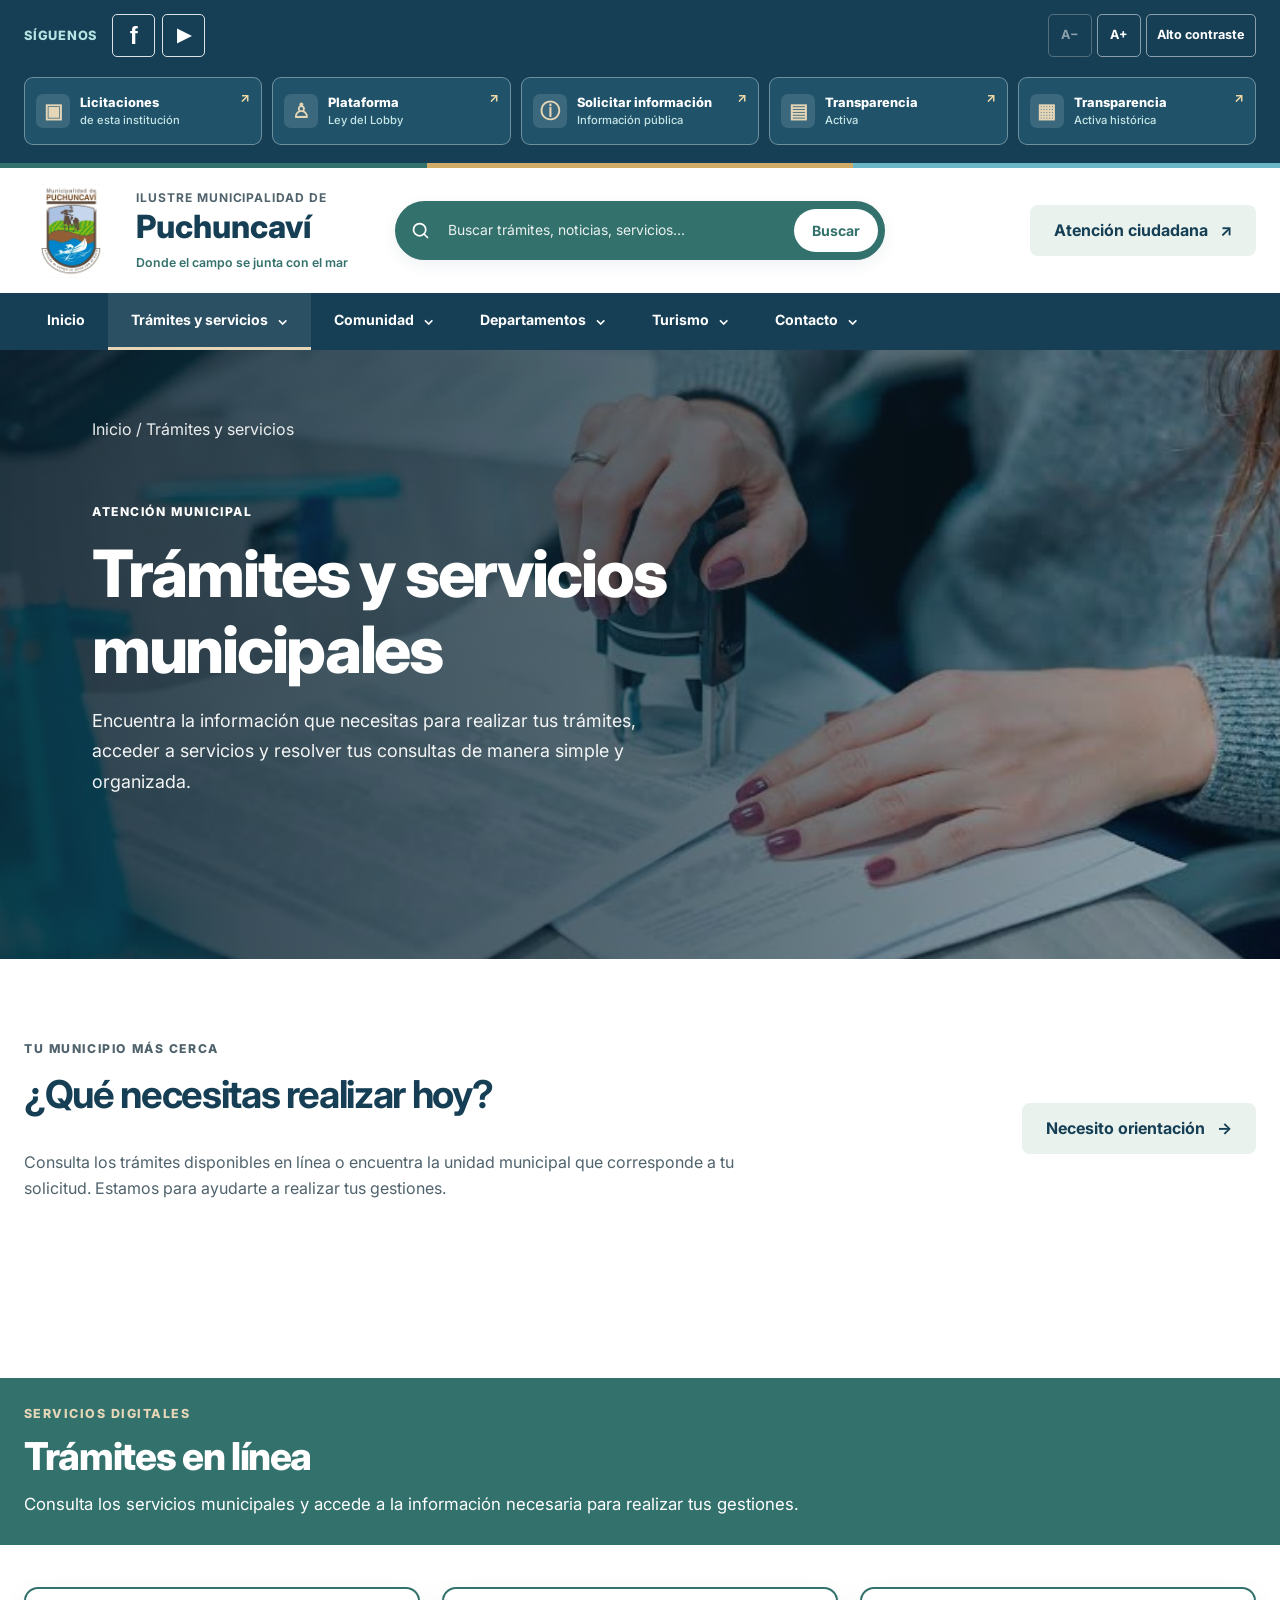
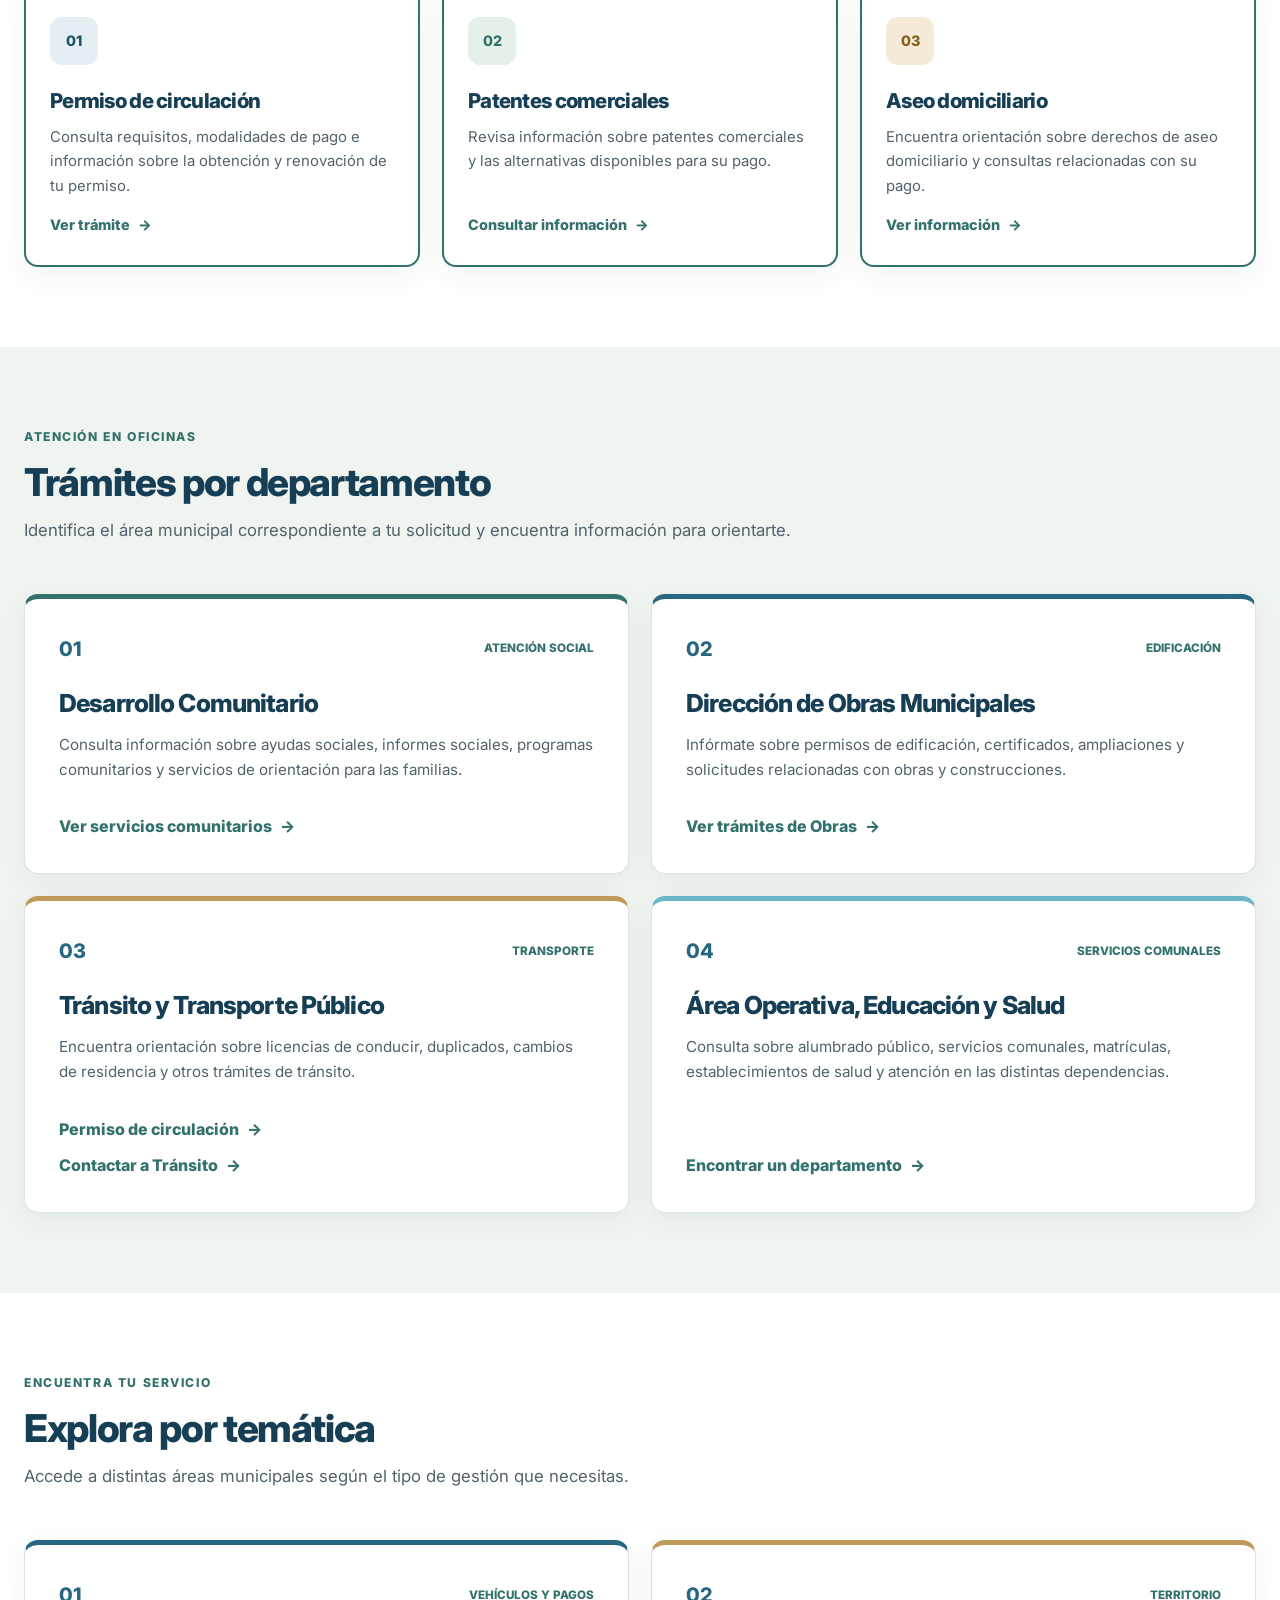
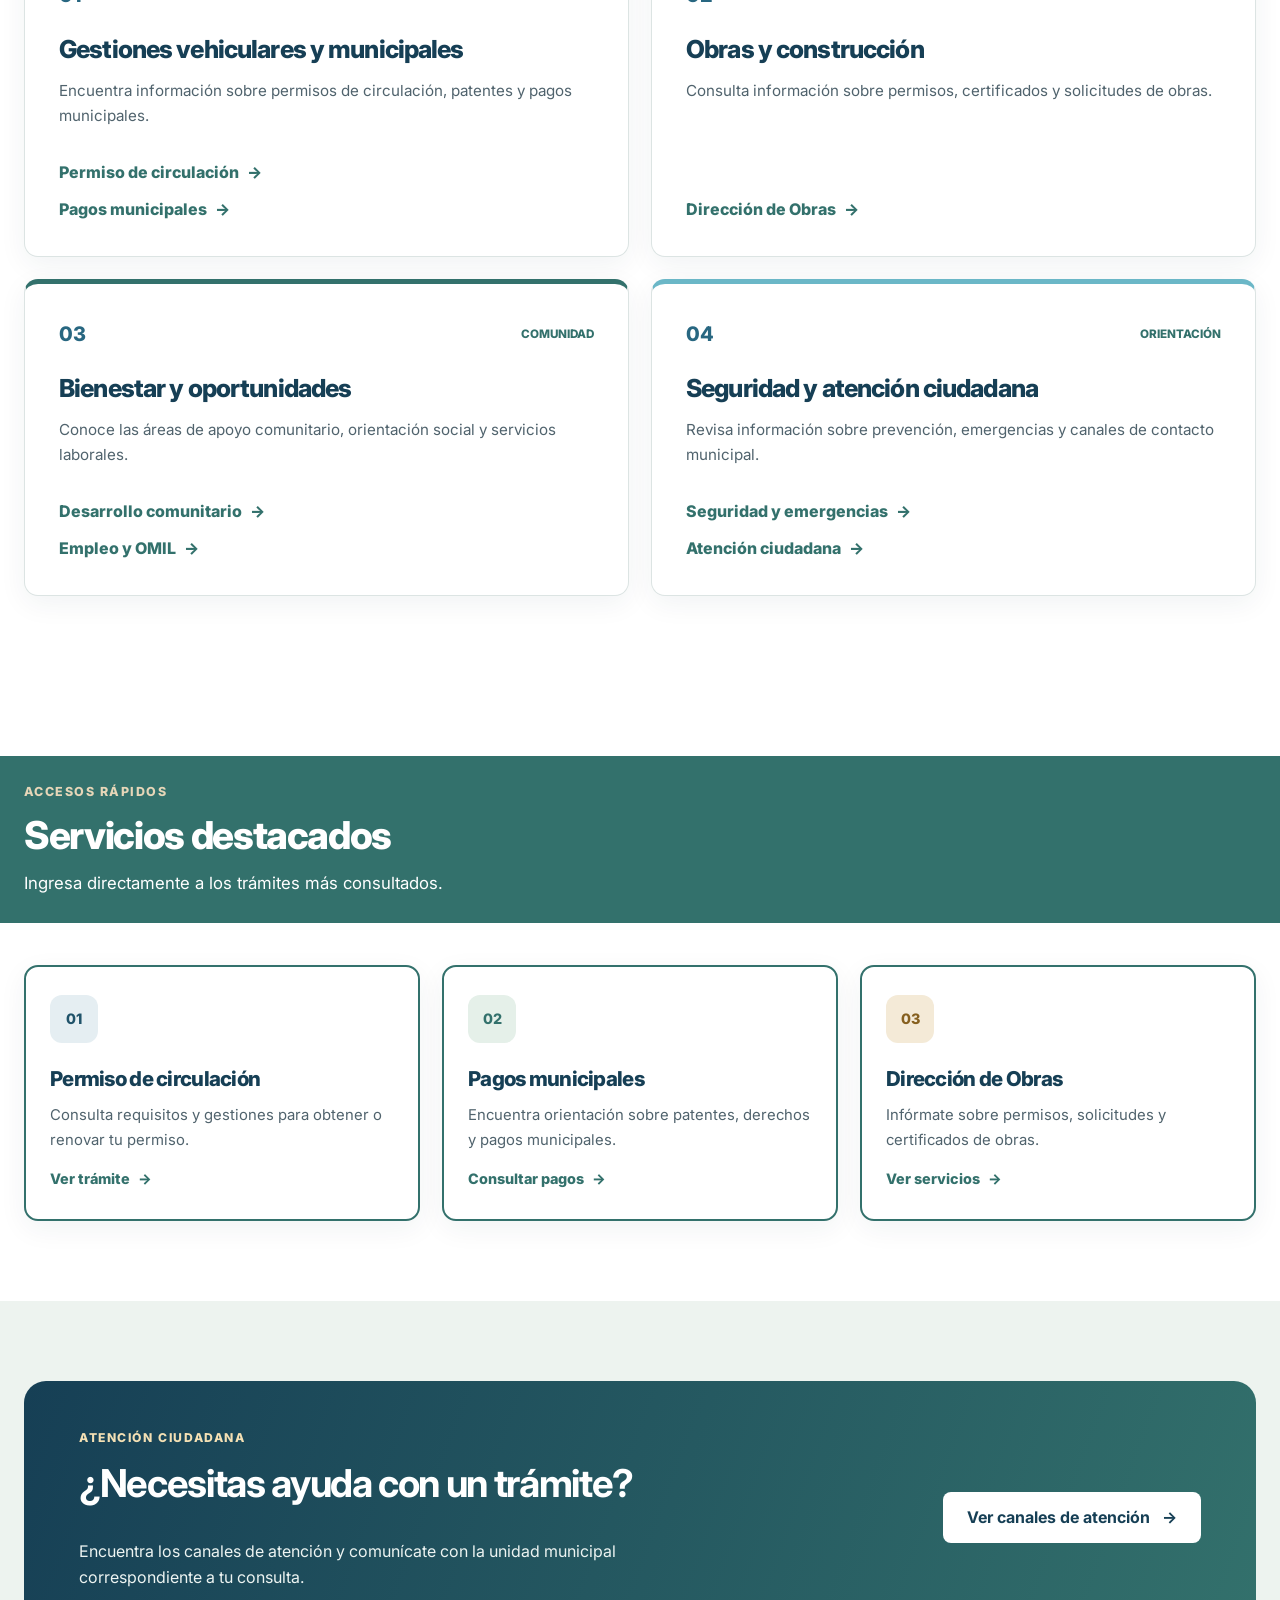
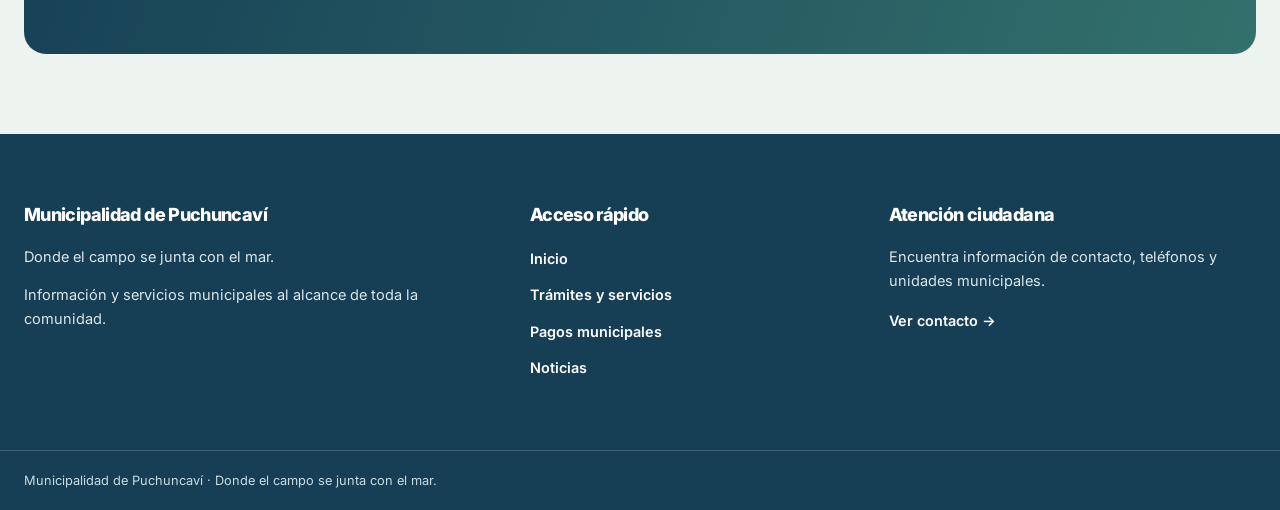
<file: paginas/tramites.html>
<!DOCTYPE html>
<html lang="es-CL">

<head>
  <meta charset="UTF-8">
  <meta name="viewport" content="width=device-width, initial-scale=1.0">

  <meta
    name="description"
    content="Encuentra trámites en línea, servicios presenciales y orientación de la Municipalidad de Puchuncaví."
  >

  <meta name="theme-color" content="#163f55">

  <title>Trámites y servicios | Municipalidad de Puchuncaví</title>

  <link rel="preconnect" href="https://fonts.googleapis.com">
  <link rel="preconnect" href="https://fonts.gstatic.com" crossorigin>

  <link
    href="https://fonts.googleapis.com/css2?family=Inter:wght@400;500;600;700;800&display=swap"
    rel="stylesheet"
  >

  <link rel="stylesheet" href="../css/estilos.css">
  <script src="../js/main.js" defer></script>


</head>

<body class="pagina-interior pagina-tramites">

  <a class="saltar-contenido" href="#contenido-principal">
    Saltar al contenido principal
  </a>

  <!-- =========================================
       CABECERA MUNICIPAL
  ========================================= -->

  <header class="cabecera">

    <div class="barra-superior barra-superior--institucional">

      <div class="contenedor barra-superior__contenido">

        <div class="barra-superior__redes">

          <span class="barra-superior__etiqueta">
            SÍGUENOS
          </span>

          <nav
            class="redes-sociales"
            aria-label="Redes sociales municipales"
          >

            <a
              class="redes-sociales__enlace"
              href="https://www.facebook.com/MunicipalidadPuchuncavi"
              target="_blank"
              rel="noopener noreferrer"
              aria-label="Facebook municipal"
            >
              f
            </a>

            <a
              class="redes-sociales__enlace redes-sociales__enlace--youtube"
              href="https://www.youtube.com/channel/UCqsq_ICqY2jT9HgJ0vWUYuw"
              target="_blank"
              rel="noopener noreferrer"
              aria-label="YouTube municipal"
            >
              ▶
            </a>

          </nav>

        </div>

        <!-- CINCO ACCESOS INSTITUCIONALES -->

        <nav
          class="enlaces-institucionales"
          aria-label="Accesos institucionales"
        ></nav>

        <!-- ACCESIBILIDAD -->

        <div
          class="herramientas-accesibilidad"
          role="group"
          aria-label="Herramientas de accesibilidad"
        >

          <button
            class="herramienta"
            type="button"
            data-accion="reducir-texto"
            aria-label="Reducir tamaño del texto"
          >
            A−
          </button>

          <button
            class="herramienta"
            type="button"
            data-accion="aumentar-texto"
            aria-label="Aumentar tamaño del texto"
          >
            A+
          </button>

          <button
            class="herramienta"
            type="button"
            data-accion="alternar-contraste"
            aria-pressed="false"
          >
            Alto contraste
          </button>

        </div>

      </div>

    </div>

    <!-- FRANJA DE IDENTIDAD -->

    <div class="franja-identidad" aria-hidden="true">
      <span class="franja-identidad__verde"></span>
      <span class="franja-identidad__arena"></span>
      <span class="franja-identidad__celeste"></span>
    </div>

    <!-- ESCUDO Y NOMBRE MUNICIPAL -->

    <div class="contenedor cabecera__principal">

      <a
        class="identidad"
        href="../index.html"
        aria-label="Municipalidad de Puchuncaví, ir al inicio"
      >

        <img
          class="identidad__logo"
          src="../assets/imagenes/identidad/logo-puchuncavi.jpg"
          alt=""
          width="400"
          height="400"
        >

        <span class="identidad__texto">

          <span class="identidad__superior">
            Ilustre Municipalidad de
          </span>

          <span class="identidad__nombre">
            Puchuncaví
          </span>

          <span class="identidad__descripcion">
            Donde el campo se junta con el mar
          </span>

        </span>

      </a>

      <div class="cabecera__acciones">

        <a
          class="cabecera__contacto boton boton--secundario"
          href="contacto.html"
        >
          Atención ciudadana
          <span aria-hidden="true">↗</span>
        </a>

        <button
          class="boton-menu"
          type="button"
          aria-controls="menu-principal"
          aria-expanded="false"
          aria-label="Abrir menú de navegación"
        >

          <span class="boton-menu__linea"></span>
          <span class="boton-menu__linea"></span>
          <span class="boton-menu__linea"></span>

        </button>

      </div>

    </div>

    <!-- MENÚ PRINCIPAL DE SEIS SECCIONES -->

    <nav
      class="navegacion"
      id="menu-principal"
      aria-label="Navegación principal"
    ></nav>

  </header>

  <!-- =========================================
       CONTENIDO PRINCIPAL
  ========================================= -->

  <main id="contenido-principal">

    <!-- =========================================
         PORTADA CON FOTOGRAFÍA
    ========================================= -->

    <section
      class="interior-hero interior-hero--tramites"
      aria-labelledby="titulo-pagina"
    >

      <div class="contenedor">

        <nav
          class="migas"
          aria-label="Ruta de navegación"
        >

          <a href="../index.html">
            Inicio
          </a>

          <span aria-hidden="true">
            /
          </span>

          <span aria-current="page">
            Trámites y servicios
          </span>

        </nav>

        <div class="interior-hero__contenido">

          <div class="interior-hero__texto">

            <p class="etiqueta etiqueta--clara">
              Atención municipal
            </p>

            <h1 id="titulo-pagina">
              Trámites y servicios municipales
            </h1>

            <p>
              Encuentra la información que necesitas
              para realizar tus trámites, acceder a
              servicios y resolver tus consultas
              de manera simple y organizada.
            </p>

          </div>

        </div>

      </div>

    </section>

    <!-- =========================================
         INTRODUCCIÓN
    ========================================= -->

    <section
      class="seccion seccion--introduccion"
      aria-labelledby="titulo-orientacion-tramites"
    >

      <div class="contenedor">

        <div class="introduccion-interior">

          <div>

            <p class="etiqueta etiqueta--verde">
              Tu municipio más cerca
            </p>

            <h2 id="titulo-orientacion-tramites">
              ¿Qué necesitas realizar hoy?
            </h2>

            <p>
              Consulta los trámites disponibles en línea
              o encuentra la unidad municipal que
              corresponde a tu solicitud.
              Estamos para ayudarte a realizar tus gestiones.
            </p>

          </div>

          <a
            class="boton boton--secundario"
            href="contacto.html"
          >
            Necesito orientación
            <span aria-hidden="true">→</span>
          </a>

        </div>

      </div>

    </section>

    <!-- =========================================
         TRÁMITES EN LÍNEA

         NUEVA FRANJA VERDE
         TRES FICHAS CON CONTORNOS VERDES
    ========================================= -->

    <section
      class="seccion seccion--tramites-destacados seccion--tramites-franja"
      aria-labelledby="titulo-online"
    >

      <div class="contenedor">

        <div class="seccion__encabezado">

          <div>

            <p class="etiqueta etiqueta--azul">
              Servicios digitales
            </p>

            <h2 id="titulo-online">
              Trámites en línea
            </h2>

            <p class="seccion__descripcion">
              Consulta los servicios municipales
              y accede a la información necesaria
              para realizar tus gestiones.
            </p>

          </div>

        </div>

        <div class="cuadricula cuadricula--tres">

          <!-- 01: PERMISO DE CIRCULACIÓN -->

          <article class="tarjeta-servicio">

            <span
              class="tarjeta-servicio__icono tarjeta-servicio__icono--azul"
              aria-hidden="true"
            >
              01
            </span>

            <h3>
              Permiso de circulación
            </h3>

            <p>
              Consulta requisitos, modalidades de pago
              e información sobre la obtención
              y renovación de tu permiso.
            </p>

            <a href="permiso-circulacion.html">
              Ver trámite
              <span aria-hidden="true">→</span>
            </a>

          </article>

          <!-- 02: PATENTES COMERCIALES -->

          <article class="tarjeta-servicio">

            <span
              class="tarjeta-servicio__icono tarjeta-servicio__icono--verde"
              aria-hidden="true"
            >
              02
            </span>

            <h3>
              Patentes comerciales
            </h3>

            <p>
              Revisa información sobre
              patentes comerciales y las
              alternativas disponibles para su pago.
            </p>

            <a href="pagos-municipales.html">
              Consultar información
              <span aria-hidden="true">→</span>
            </a>

          </article>

          <!-- 03: ASEO DOMICILIARIO -->

          <article class="tarjeta-servicio">

            <span
              class="tarjeta-servicio__icono tarjeta-servicio__icono--arena"
              aria-hidden="true"
            >
              03
            </span>

            <h3>
              Aseo domiciliario
            </h3>

            <p>
              Encuentra orientación sobre
              derechos de aseo domiciliario
              y consultas relacionadas con su pago.
            </p>

            <a href="pagos-municipales.html">
              Ver información
              <span aria-hidden="true">→</span>
            </a>

          </article>

        </div>

      </div>

    </section>

    <!-- =========================================
         TRÁMITES POR DEPARTAMENTO
         SE CONSERVA SIN MODIFICACIONES
    ========================================= -->

    <section
      class="seccion seccion--categorias"
      aria-labelledby="titulo-presenciales"
    >

      <div class="contenedor">

        <div class="seccion__encabezado">

          <div>

            <p class="etiqueta etiqueta--verde">
              Atención en oficinas
            </p>

            <h2 id="titulo-presenciales">
              Trámites por departamento
            </h2>

            <p class="seccion__descripcion">
              Identifica el área municipal
              correspondiente a tu solicitud
              y encuentra información para orientarte.
            </p>

          </div>

        </div>

        <div class="cuadricula cuadricula--dos">

          <!-- DESARROLLO COMUNITARIO -->

          <article
            class="categoria-tramite categoria-tramite--verde"
          >

            <div class="categoria-tramite__encabezado">

              <span
                class="categoria-tramite__numero"
                aria-hidden="true"
              >
                01
              </span>

              <span class="categoria-tramite__tipo">
                Atención social
              </span>

            </div>

            <h3>
              Desarrollo Comunitario
            </h3>

            <p>
              Consulta información sobre ayudas sociales,
              informes sociales, programas comunitarios
              y servicios de orientación para las familias.
            </p>

            <ul class="categoria-tramite__enlaces">

              <li>
                <a href="desarrollo-comunitario.html">
                  Ver servicios comunitarios
                  <span aria-hidden="true">→</span>
                </a>
              </li>

            </ul>

          </article>

          <!-- DIRECCIÓN DE OBRAS -->

          <article
            class="categoria-tramite categoria-tramite--azul"
          >

            <div class="categoria-tramite__encabezado">

              <span
                class="categoria-tramite__numero"
                aria-hidden="true"
              >
                02
              </span>

              <span class="categoria-tramite__tipo">
                Edificación
              </span>

            </div>

            <h3>
              Dirección de Obras Municipales
            </h3>

            <p>
              Infórmate sobre permisos de edificación,
              certificados, ampliaciones y solicitudes
              relacionadas con obras y construcciones.
            </p>

            <ul class="categoria-tramite__enlaces">

              <li>
                <a href="direccion-obras.html">
                  Ver trámites de Obras
                  <span aria-hidden="true">→</span>
                </a>
              </li>

            </ul>

          </article>

          <!-- TRÁNSITO -->

          <article
            class="categoria-tramite categoria-tramite--arena"
          >

            <div class="categoria-tramite__encabezado">

              <span
                class="categoria-tramite__numero"
                aria-hidden="true"
              >
                03
              </span>

              <span class="categoria-tramite__tipo">
                Transporte
              </span>

            </div>

            <h3>
              Tránsito y Transporte Público
            </h3>

            <p>
              Encuentra orientación sobre licencias de
              conducir, duplicados, cambios de residencia
              y otros trámites de tránsito.
            </p>

            <ul class="categoria-tramite__enlaces">

              <li>
                <a href="permiso-circulacion.html">
                  Permiso de circulación
                  <span aria-hidden="true">→</span>
                </a>
              </li>

              <li>
                <a href="contacto.html">
                  Contactar a Tránsito
                  <span aria-hidden="true">→</span>
                </a>
              </li>

            </ul>

          </article>

          <!-- ÁREA OPERATIVA, EDUCACIÓN Y SALUD -->

          <article
            class="categoria-tramite categoria-tramite--celeste"
          >

            <div class="categoria-tramite__encabezado">

              <span
                class="categoria-tramite__numero"
                aria-hidden="true"
              >
                04
              </span>

              <span class="categoria-tramite__tipo">
                Servicios comunales
              </span>

            </div>

            <h3>
              Área Operativa, Educación y Salud
            </h3>

            <p>
              Consulta sobre alumbrado público,
              servicios comunales, matrículas,
              establecimientos de salud y atención
              en las distintas dependencias.
            </p>

            <ul class="categoria-tramite__enlaces">

              <li>
                <a href="contacto.html">
                  Encontrar un departamento
                  <span aria-hidden="true">→</span>
                </a>
              </li>

            </ul>

          </article>

        </div>

      </div>

    </section>

    <!-- =========================================
         EXPLORAR POR TEMÁTICA
         SE CONSERVA SIN MODIFICACIONES
    ========================================= -->

    <section
      class="seccion seccion--tramites"
      aria-labelledby="titulo-categorias"
    >

      <div class="contenedor">

        <div class="seccion__encabezado">

          <div>

            <p class="etiqueta etiqueta--verde">
              Encuentra tu servicio
            </p>

            <h2 id="titulo-categorias">
              Explora por temática
            </h2>

            <p class="seccion__descripcion">
              Accede a distintas áreas municipales
              según el tipo de gestión que necesitas.
            </p>

          </div>

        </div>

        <div class="cuadricula cuadricula--dos">

          <!-- VEHÍCULOS Y PAGOS -->

          <article
            class="categoria-tramite categoria-tramite--azul"
          >

            <div class="categoria-tramite__encabezado">

              <span
                class="categoria-tramite__numero"
                aria-hidden="true"
              >
                01
              </span>

              <span class="categoria-tramite__tipo">
                Vehículos y pagos
              </span>

            </div>

            <h3>
              Gestiones vehiculares y municipales
            </h3>

            <p>
              Encuentra información sobre
              permisos de circulación, patentes
              y pagos municipales.
            </p>

            <ul class="categoria-tramite__enlaces">

              <li>
                <a href="permiso-circulacion.html">
                  Permiso de circulación
                  <span aria-hidden="true">→</span>
                </a>
              </li>

              <li>
                <a href="pagos-municipales.html">
                  Pagos municipales
                  <span aria-hidden="true">→</span>
                </a>
              </li>

            </ul>

          </article>

          <!-- OBRAS Y CONSTRUCCIÓN -->

          <article
            class="categoria-tramite categoria-tramite--arena"
          >

            <div class="categoria-tramite__encabezado">

              <span
                class="categoria-tramite__numero"
                aria-hidden="true"
              >
                02
              </span>

              <span class="categoria-tramite__tipo">
                Territorio
              </span>

            </div>

            <h3>
              Obras y construcción
            </h3>

            <p>
              Consulta información sobre
              permisos, certificados y
              solicitudes de obras.
            </p>

            <ul class="categoria-tramite__enlaces">

              <li>
                <a href="direccion-obras.html">
                  Dirección de Obras
                  <span aria-hidden="true">→</span>
                </a>
              </li>

            </ul>

          </article>

          <!-- BIENESTAR Y OPORTUNIDADES -->

          <article
            class="categoria-tramite categoria-tramite--verde"
          >

            <div class="categoria-tramite__encabezado">

              <span
                class="categoria-tramite__numero"
                aria-hidden="true"
              >
                03
              </span>

              <span class="categoria-tramite__tipo">
                Comunidad
              </span>

            </div>

            <h3>
              Bienestar y oportunidades
            </h3>

            <p>
              Conoce las áreas de apoyo comunitario,
              orientación social y servicios laborales.
            </p>

            <ul class="categoria-tramite__enlaces">

              <li>
                <a href="desarrollo-comunitario.html">
                  Desarrollo comunitario
                  <span aria-hidden="true">→</span>
                </a>
              </li>

              <li>
                <a href="empleo-omil.html">
                  Empleo y OMIL
                  <span aria-hidden="true">→</span>
                </a>
              </li>

            </ul>

          </article>

          <!-- SEGURIDAD Y ATENCIÓN -->

          <article
            class="categoria-tramite categoria-tramite--celeste"
          >

            <div class="categoria-tramite__encabezado">

              <span
                class="categoria-tramite__numero"
                aria-hidden="true"
              >
                04
              </span>

              <span class="categoria-tramite__tipo">
                Orientación
              </span>

            </div>

            <h3>
              Seguridad y atención ciudadana
            </h3>

            <p>
              Revisa información sobre prevención,
              emergencias y canales de contacto municipal.
            </p>

            <ul class="categoria-tramite__enlaces">

              <li>
                <a href="seguridad-emergencias.html">
                  Seguridad y emergencias
                  <span aria-hidden="true">→</span>
                </a>
              </li>

              <li>
                <a href="contacto.html">
                  Atención ciudadana
                  <span aria-hidden="true">→</span>
                </a>
              </li>

            </ul>

          </article>

        </div>

      </div>

    </section>

    <!-- =========================================
         SERVICIOS DESTACADOS

         NUEVA FRANJA VERDE
         TRES FICHAS CON CONTORNOS VERDES
    ========================================= -->

    <section
      class="seccion seccion--tramites-destacados seccion--tramites-franja"
      aria-labelledby="titulo-destacados"
    >

      <div class="contenedor">

        <div class="seccion__encabezado">

          <div>

            <p class="etiqueta etiqueta--azul">
              Accesos rápidos
            </p>

            <h2 id="titulo-destacados">
              Servicios destacados
            </h2>

            <p class="seccion__descripcion">
              Ingresa directamente a los trámites
              más consultados.
            </p>

          </div>

        </div>

        <div class="cuadricula cuadricula--tres">

          <!-- PERMISO DE CIRCULACIÓN -->

          <article class="tarjeta-servicio">

            <span
              class="tarjeta-servicio__icono tarjeta-servicio__icono--azul"
              aria-hidden="true"
            >
              01
            </span>

            <h3>
              Permiso de circulación
            </h3>

            <p>
              Consulta requisitos y gestiones
              para obtener o renovar tu permiso.
            </p>

            <a href="permiso-circulacion.html">
              Ver trámite
              <span aria-hidden="true">→</span>
            </a>

          </article>

          <!-- PAGOS MUNICIPALES -->

          <article class="tarjeta-servicio">

            <span
              class="tarjeta-servicio__icono tarjeta-servicio__icono--verde"
              aria-hidden="true"
            >
              02
            </span>

            <h3>
              Pagos municipales
            </h3>

            <p>
              Encuentra orientación sobre
              patentes, derechos y pagos municipales.
            </p>

            <a href="pagos-municipales.html">
              Consultar pagos
              <span aria-hidden="true">→</span>
            </a>

          </article>

          <!-- DIRECCIÓN DE OBRAS -->

          <article class="tarjeta-servicio">

            <span
              class="tarjeta-servicio__icono tarjeta-servicio__icono--arena"
              aria-hidden="true"
            >
              03
            </span>

            <h3>
              Dirección de Obras
            </h3>

            <p>
              Infórmate sobre permisos,
              solicitudes y certificados de obras.
            </p>

            <a href="direccion-obras.html">
              Ver servicios
              <span aria-hidden="true">→</span>
            </a>

          </article>

        </div>

      </div>

    </section>

    <!-- =========================================
         ORIENTACIÓN CIUDADANA
         SE CONSERVA SIN MODIFICACIONES
    ========================================= -->

    <section
      class="seccion seccion--orientacion"
      aria-labelledby="titulo-ayuda"
    >

      <div class="contenedor">

        <div class="bloque-orientacion">

          <div class="bloque-orientacion__texto">

            <p class="etiqueta etiqueta--clara">
              Atención ciudadana
            </p>

            <h2 id="titulo-ayuda">
              ¿Necesitas ayuda con un trámite?
            </h2>

            <p>
              Encuentra los canales de atención
              y comunícate con la unidad municipal
              correspondiente a tu consulta.
            </p>

          </div>

          <a
            class="boton boton--claro"
            href="contacto.html"
          >
            Ver canales de atención
            <span aria-hidden="true">→</span>
          </a>

        </div>

      </div>

    </section>

  </main>

  <!-- =========================================
       PIE DE PÁGINA
  ========================================= -->

  <footer class="pie-pagina">

    <div class="contenedor pie-pagina__contenido">

      <div class="pie-pagina__identidad">

        <h2>
          Municipalidad de Puchuncaví
        </h2>

        <p>
          Donde el campo se junta con el mar.
        </p>

        <p>
          Información y servicios municipales
          al alcance de toda la comunidad.
        </p>

      </div>

      <div class="pie-pagina__enlaces">

        <h2>
          Acceso rápido
        </h2>

        <ul>

          <li>
            <a href="../index.html">
              Inicio
            </a>
          </li>

          <li>
            <a href="tramites.html">
              Trámites y servicios
            </a>
          </li>

          <li>
            <a href="pagos-municipales.html">
              Pagos municipales
            </a>
          </li>

          <li>
            <a href="noticias.html">
              Noticias
            </a>
          </li>

        </ul>

      </div>

      <div class="pie-pagina__atencion">

        <h2>
          Atención ciudadana
        </h2>

        <p>
          Encuentra información de contacto,
          teléfonos y unidades municipales.
        </p>

        <a href="contacto.html">
          Ver contacto
          <span aria-hidden="true">→</span>
        </a>

      </div>

    </div>

    <div class="pie-pagina__inferior">

      <div class="contenedor">

        <p>
          Municipalidad de Puchuncaví ·
          Donde el campo se junta con el mar.
        </p>

      </div>

    </div>

  </footer>

</body>
</html>
</file>
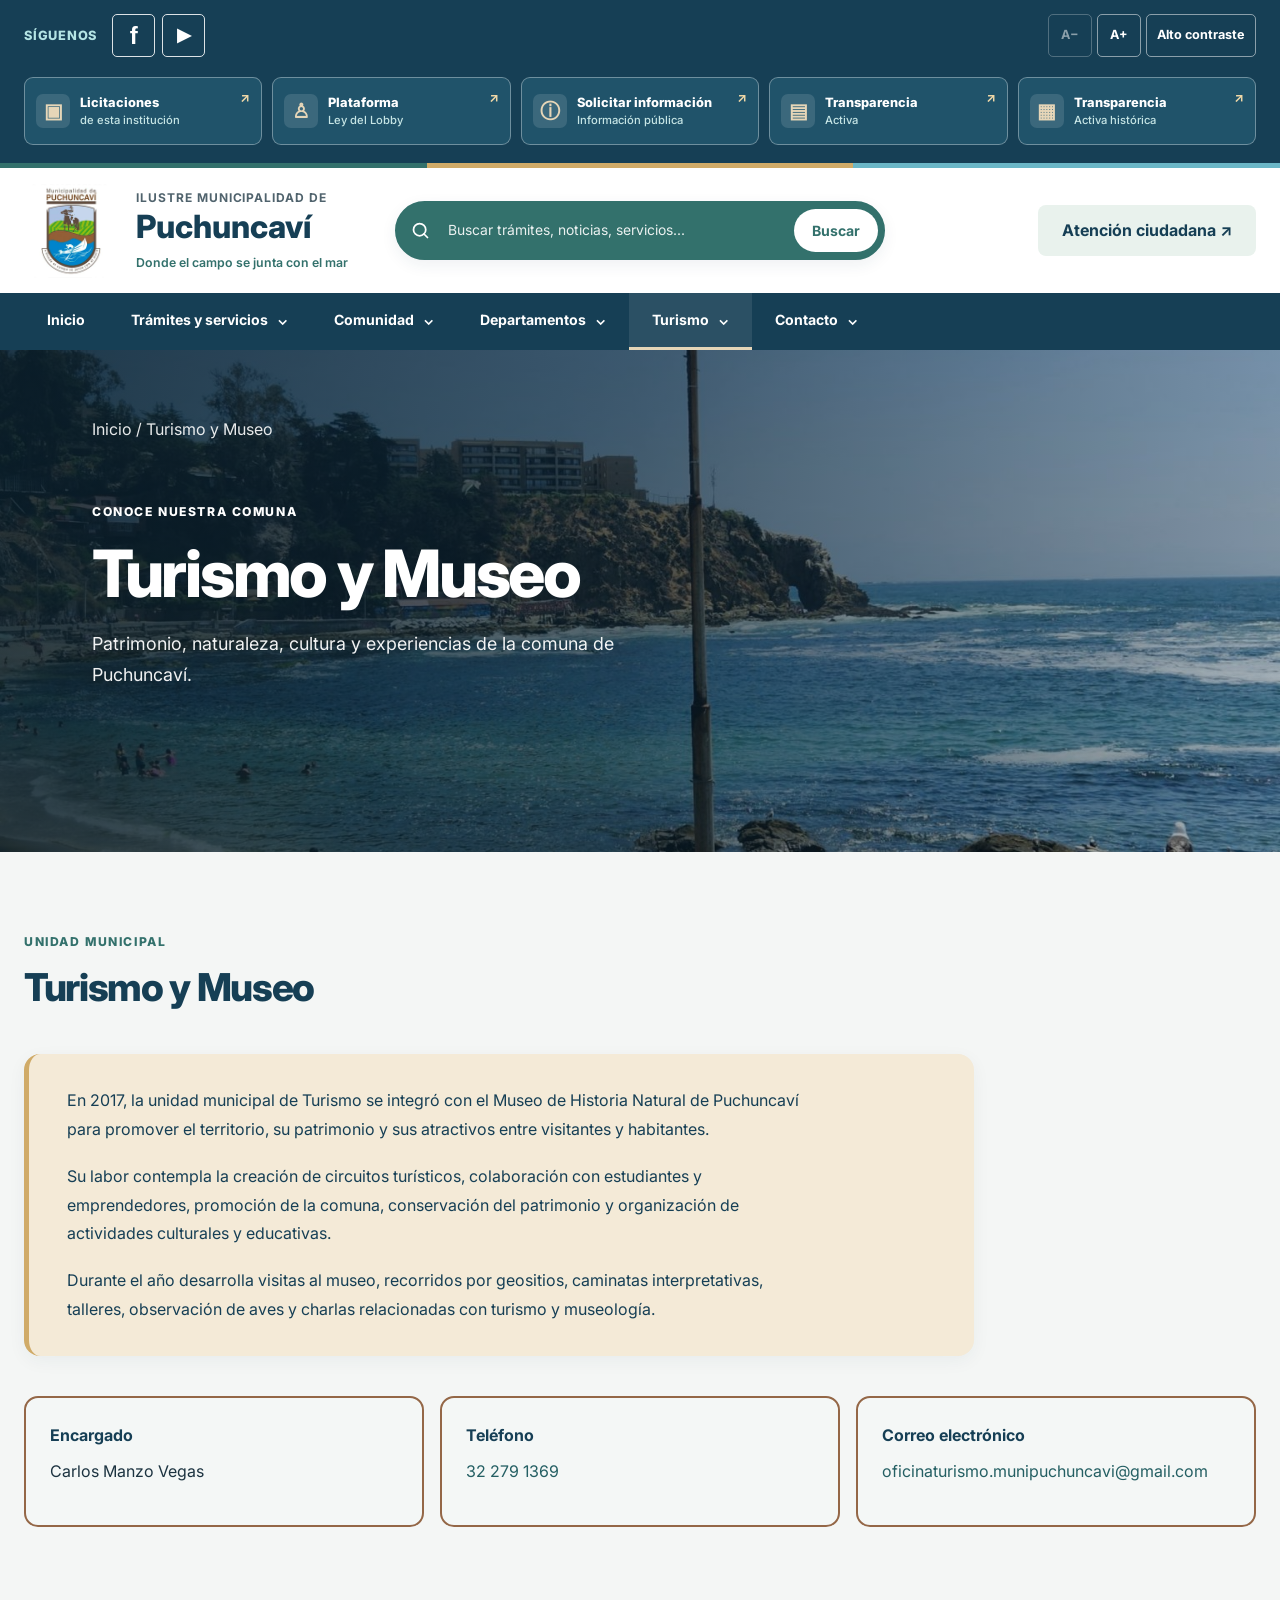
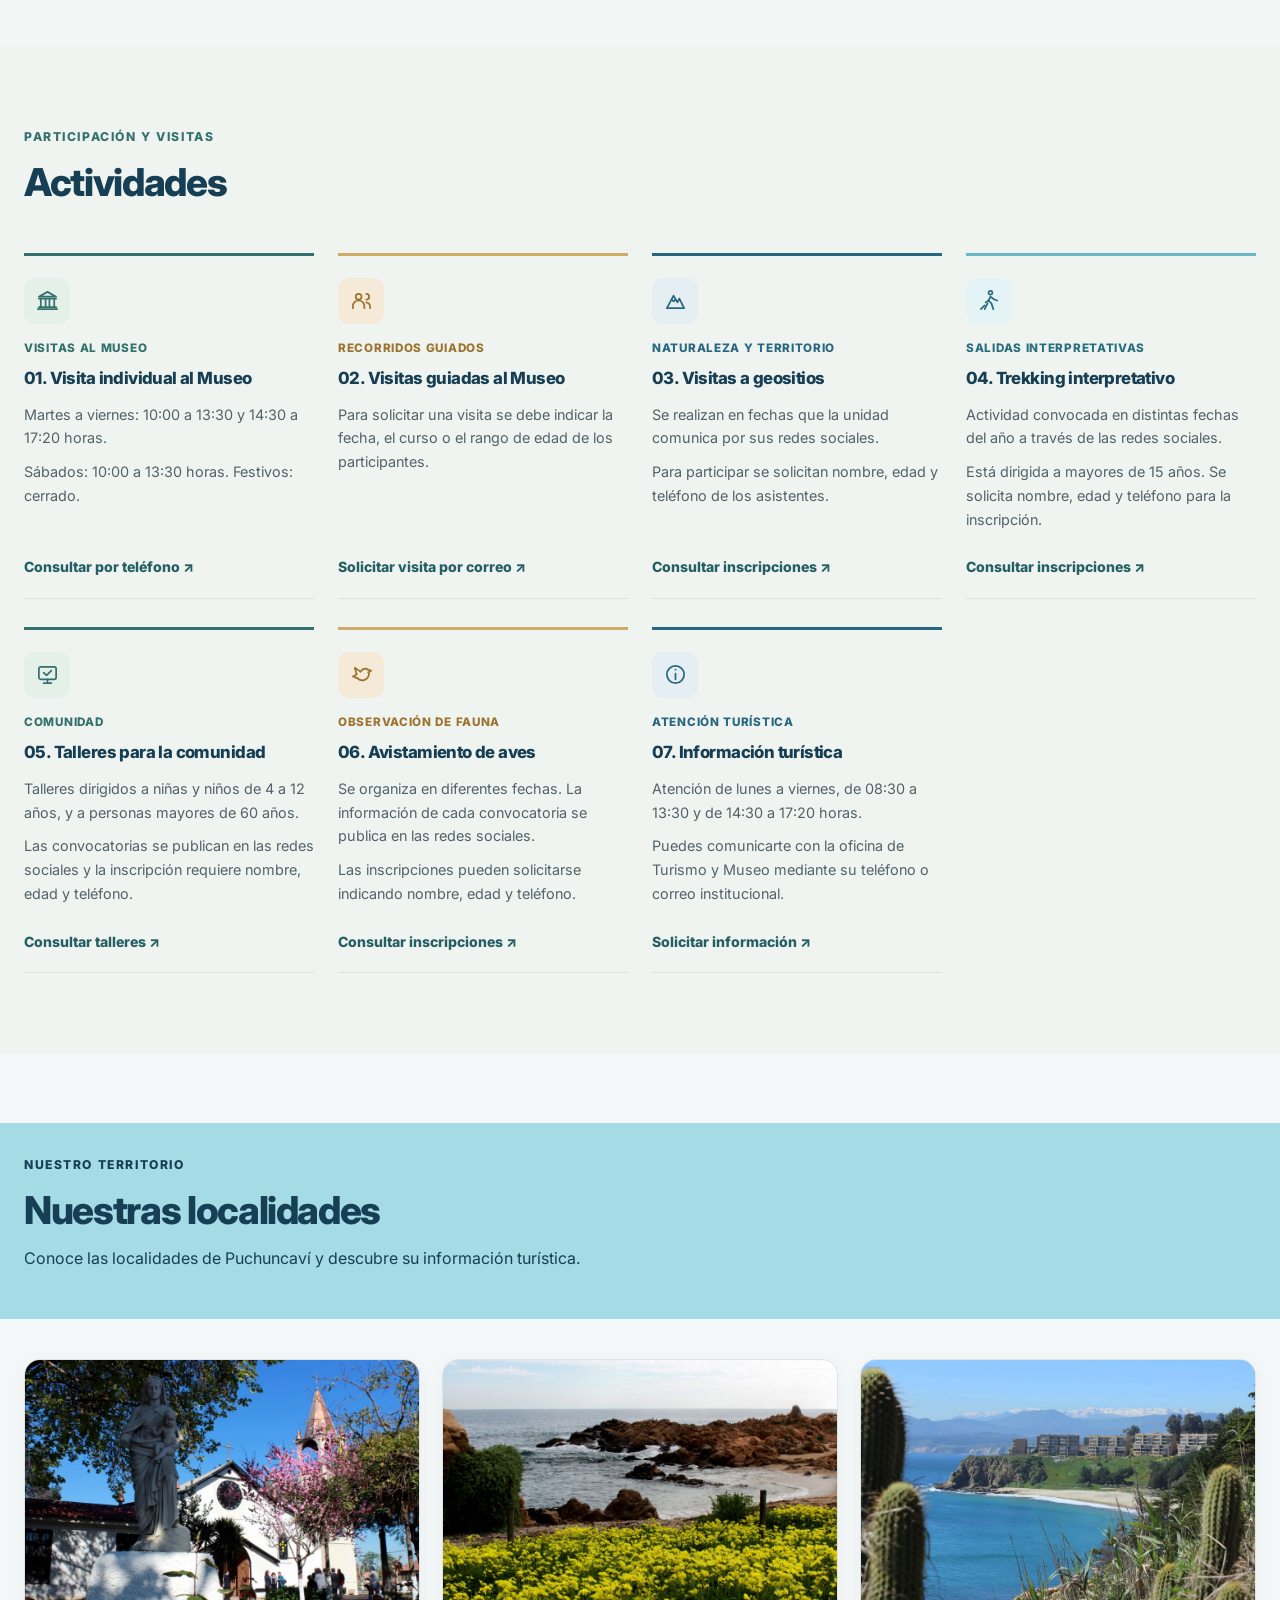
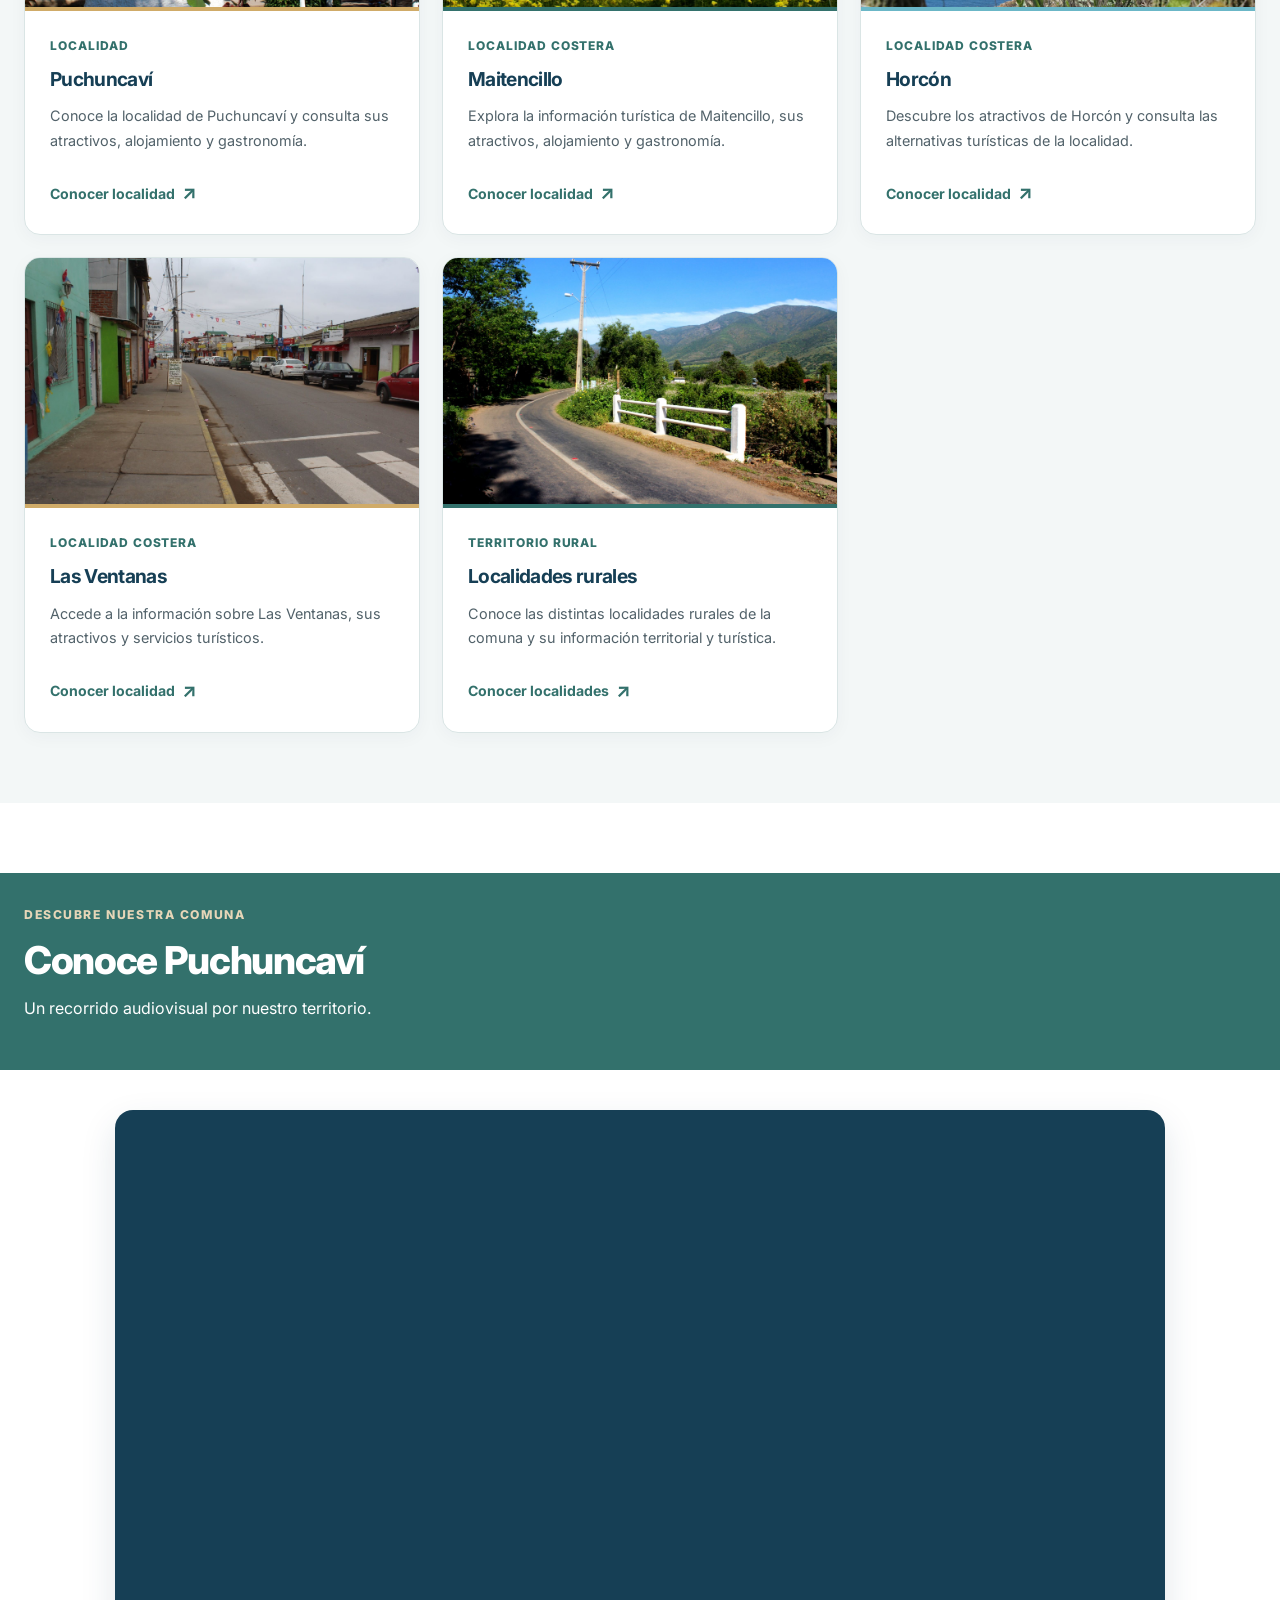
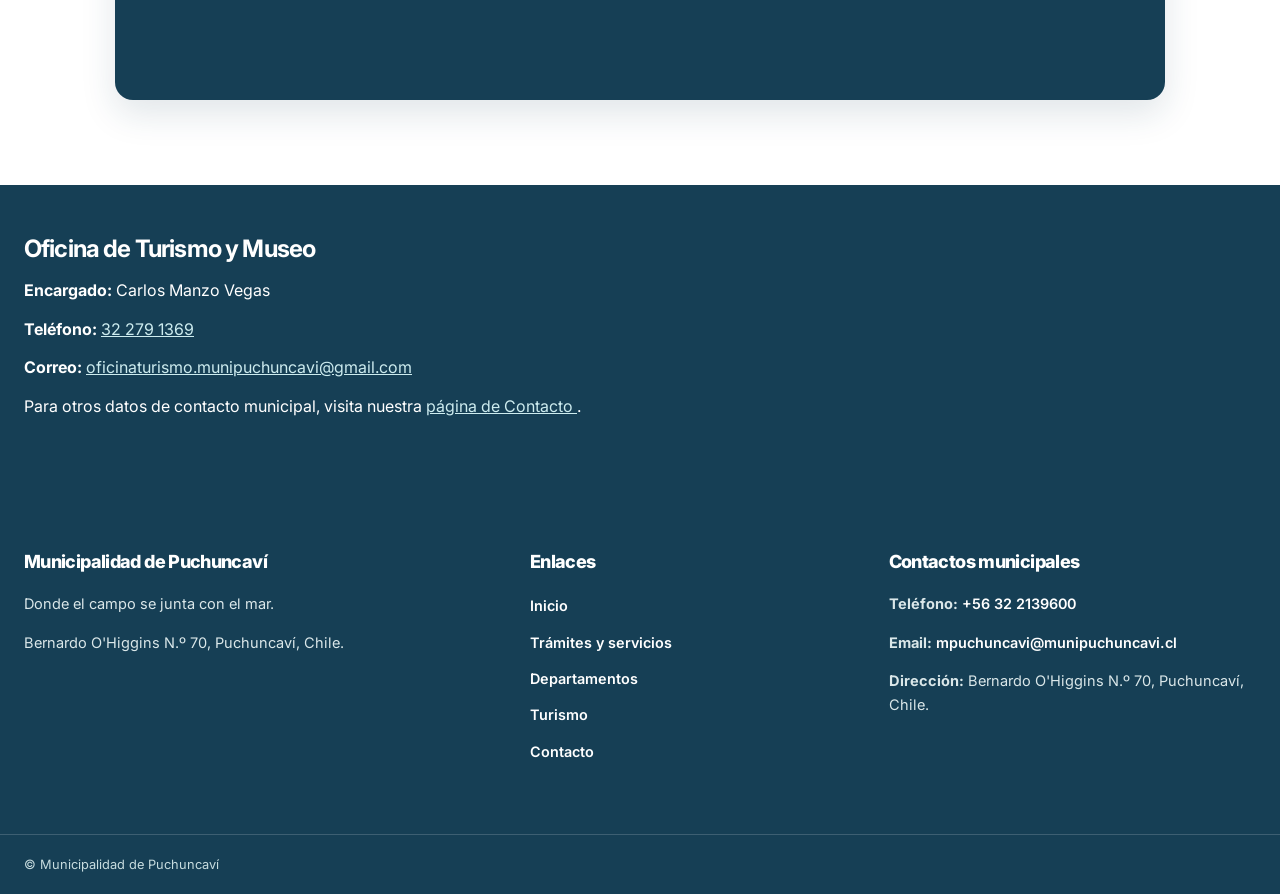
<file: paginas/turismo.html>
<!DOCTYPE html>
<html lang="es-CL">

<head>
  <meta charset="UTF-8">
  <meta name="viewport" content="width=device-width, initial-scale=1.0">

  <meta
    name="description"
    content="Turismo y Museo de la Municipalidad de Puchuncaví. Actividades, visitas y localidades de la comuna."
  >

  <meta name="theme-color" content="#163f55">

  <title>Turismo y Museo | Municipalidad de Puchuncaví</title>

  <link rel="preconnect" href="https://fonts.googleapis.com">
  <link rel="preconnect" href="https://fonts.gstatic.com" crossorigin>

  <link
    href="https://fonts.googleapis.com/css2?family=Inter:wght@400;500;600;700;800&display=swap"
    rel="stylesheet"
  >

  <link rel="stylesheet" href="../css/estilos.css">
  <script src="../js/main.js" defer></script>

</head>

<body class="pagina-interior pagina-turismo">

  <a class="saltar-contenido" href="#contenido-principal">
    Saltar al contenido principal
  </a>

  <!-- =========================================
       CABECERA MUNICIPAL
  ========================================= -->

  <header class="cabecera">

    <div class="barra-superior barra-superior--institucional">

      <div class="contenedor barra-superior__contenido">

        <div class="barra-superior__redes">

          <span class="barra-superior__etiqueta">
            SÍGUENOS
          </span>

          <nav
            class="redes-sociales"
            aria-label="Redes sociales municipales"
          >

            <a
              class="redes-sociales__enlace"
              href="https://www.facebook.com/MunicipalidadPuchuncavi"
              target="_blank"
              rel="noopener noreferrer"
              aria-label="Facebook municipal"
            >f</a>

            <a
              class="redes-sociales__enlace redes-sociales__enlace--youtube"
              href="https://www.youtube.com/channel/UCqsq_ICqY2jT9HgJ0vWUYuw"
              target="_blank"
              rel="noopener noreferrer"
              aria-label="YouTube municipal"
            >▶</a>

          </nav>

        </div>

        <nav
          class="enlaces-institucionales"
          aria-label="Accesos institucionales"
        ></nav>

        <div
          class="herramientas-accesibilidad"
          role="group"
          aria-label="Accesibilidad"
        >

          <button
            class="herramienta"
            type="button"
            data-accion="reducir-texto"
            aria-label="Reducir tamaño del texto"
          >A−</button>

          <button
            class="herramienta"
            type="button"
            data-accion="aumentar-texto"
            aria-label="Aumentar tamaño del texto"
          >A+</button>

          <button
            class="herramienta"
            type="button"
            data-accion="alternar-contraste"
            aria-pressed="false"
          >Alto contraste</button>

        </div>

      </div>
    </div>

    <!-- FRANJA DE IDENTIDAD -->

    <div class="franja-identidad" aria-hidden="true">
      <span class="franja-identidad__verde"></span>
      <span class="franja-identidad__arena"></span>
      <span class="franja-identidad__celeste"></span>
    </div>

    <!-- ESCUDO Y NOMBRE MUNICIPAL -->

    <div class="contenedor cabecera__principal">

      <a
        class="identidad"
        href="../index.html"
        aria-label="Municipalidad de Puchuncaví, ir al inicio"
      >

        <img
          class="identidad__logo"
          src="../assets/imagenes/identidad/logo-puchuncavi.jpg"
          alt=""
          width="400"
          height="400"
        >

        <span class="identidad__texto">

          <span class="identidad__superior">
            Ilustre Municipalidad de
          </span>

          <span class="identidad__nombre">
            Puchuncaví
          </span>

          <span class="identidad__descripcion">
            Donde el campo se junta con el mar
          </span>

        </span>

      </a>

      <div class="cabecera__acciones">

        <a
          class="cabecera__contacto boton boton--secundario"
          href="contacto.html"
        >
          Atención ciudadana ↗
        </a>

        <button
          class="boton-menu"
          type="button"
          aria-controls="menu-principal"
          aria-expanded="false"
          aria-label="Abrir menú de navegación"
        >
          <span class="boton-menu__linea"></span>
          <span class="boton-menu__linea"></span>
          <span class="boton-menu__linea"></span>
        </button>

      </div>

    </div>

    <!-- MENÚ PRINCIPAL -->

    <nav
      class="navegacion"
      id="menu-principal"
      aria-label="Navegación principal"
    ></nav>

  </header>

  <!-- =========================================
       CONTENIDO PRINCIPAL
  ========================================= -->

  <main id="contenido-principal">

    <!-- =========================================
         PORTADA
    ========================================= -->

    <section
      class="interior-hero"
      aria-labelledby="titulo-turismo"
    >

      <div class="contenedor">

        <nav class="migas" aria-label="Ruta de navegación">
          <a href="../index.html">Inicio</a>
          <span aria-hidden="true"> / </span>
          <span aria-current="page">Turismo y Museo</span>
        </nav>

        <div class="interior-hero__contenido">
          <div class="interior-hero__texto">

            <p class="etiqueta etiqueta--clara">
              Conoce nuestra comuna
            </p>

            <h1 id="titulo-turismo">
              Turismo y Museo
            </h1>

            <p>
              Patrimonio, naturaleza, cultura y
              experiencias de la comuna de Puchuncaví.
            </p>

          </div>
        </div>

      </div>

    </section>

    <!-- =========================================
         UNIDAD MUNICIPAL
         RECUADRO AMARILLO
    ========================================= -->

    <section
      class="seccion"
      aria-labelledby="titulo-unidad"
    >

      <div class="contenedor">

        <div class="seccion__encabezado">
          <div>

            <p class="etiqueta etiqueta--verde">
              Unidad municipal
            </p>

            <h2 id="titulo-unidad">
              Turismo y Museo
            </h2>

          </div>
        </div>

        <div class="turismo-introduccion">

          <p>
            En 2017, la unidad municipal de Turismo
            se integró con el Museo de Historia Natural
            de Puchuncaví para promover el territorio,
            su patrimonio y sus atractivos entre
            visitantes y habitantes.
          </p>

          <p>
            Su labor contempla la creación de circuitos
            turísticos, colaboración con estudiantes y
            emprendedores, promoción de la comuna,
            conservación del patrimonio y organización
            de actividades culturales y educativas.
          </p>

          <p>
            Durante el año desarrolla visitas al museo,
            recorridos por geositios, caminatas
            interpretativas, talleres, observación de aves
            y charlas relacionadas con turismo y museología.
          </p>

        </div>

        <!-- =====================================
             TRES RECUADROS CON BORDE MARRÓN
        ===================================== -->

        <div class="turismo-datos">

          <div class="turismo-dato">
            <strong>Encargado</strong>
            <p>Carlos Manzo Vegas</p>
          </div>

          <div class="turismo-dato">
            <strong>Teléfono</strong>
            <a href="tel:+56322791369">
              32 279 1369
            </a>
          </div>

          <div class="turismo-dato">
            <strong>Correo electrónico</strong>
            <a href="mailto:oficinaturismo.munipuchuncavi@gmail.com">
              oficinaturismo.munipuchuncavi@gmail.com
            </a>
          </div>

        </div>

      </div>

    </section>

    <!-- =========================================
         ACTIVIDADES CON ÍCONOS
    ========================================= -->

    <section
      class="seccion seccion--categorias"
      id="actividades"
      aria-labelledby="titulo-actividades"
    >

      <div class="contenedor">

        <div class="seccion__encabezado">
          <div>

            <p class="etiqueta etiqueta--verde">
              Participación y visitas
            </p>

            <h2 id="titulo-actividades">
              Actividades
            </h2>

          </div>
        </div>

        <div class="turismo-actividades">

          <!-- 01. VISITA INDIVIDUAL -->

          <article class="turismo-actividad">

            <span
              class="turismo-actividad__icono"
              aria-hidden="true"
            >
              <svg viewBox="0 0 24 24">
                <path d="M3 10h18"></path>
                <path d="M5 10v9"></path>
                <path d="M10 10v9"></path>
                <path d="M14 10v9"></path>
                <path d="M19 10v9"></path>
                <path d="M3 19h18"></path>
                <path d="m12 3 9 5H3l9-5Z"></path>
                <path d="M2 21h20"></path>
              </svg>
            </span>

            <span class="turismo-actividad__categoria">
              Visitas al museo
            </span>

            <h3>01. Visita individual al Museo</h3>

            <p>
              Martes a viernes: 10:00 a 13:30
              y 14:30 a 17:20 horas.
            </p>

            <p>
              Sábados: 10:00 a 13:30 horas.
              Festivos: cerrado.
            </p>

            <a href="tel:+56322791369">
              Consultar por teléfono ↗
            </a>

          </article>

          <!-- 02. VISITAS GUIADAS -->

          <article class="turismo-actividad">

            <span
              class="turismo-actividad__icono"
              aria-hidden="true"
            >
              <svg viewBox="0 0 24 24">
                <circle cx="9" cy="8" r="3"></circle>
                <path d="M3 20v-2a6 6 0 0 1 12 0v2"></path>
                <path d="M17 11a3 3 0 0 0 0-6"></path>
                <path d="M17 14a5 5 0 0 1 4 5v1"></path>
              </svg>
            </span>

            <span class="turismo-actividad__categoria">
              Recorridos guiados
            </span>

            <h3>02. Visitas guiadas al Museo</h3>

            <p>
              Para solicitar una visita se debe
              indicar la fecha, el curso o el rango
              de edad de los participantes.
            </p>

            <a
              href="mailto:oficinaturismo.munipuchuncavi@gmail.com?subject=Solicitud%20de%20visita%20guiada"
            >
              Solicitar visita por correo ↗
            </a>

          </article>

          <!-- 03. GEOSITIOS -->

          <article class="turismo-actividad">

            <span
              class="turismo-actividad__icono"
              aria-hidden="true"
            >
              <svg viewBox="0 0 24 24">
                <path d="m3 20 7-13 4 7 2-4 5 10H3Z"></path>
                <path d="m8 11 2 2 2-2"></path>
              </svg>
            </span>

            <span class="turismo-actividad__categoria">
              Naturaleza y territorio
            </span>

            <h3>03. Visitas a geositios</h3>

            <p>
              Se realizan en fechas que la unidad
              comunica por sus redes sociales.
            </p>

            <p>
              Para participar se solicitan nombre,
              edad y teléfono de los asistentes.
            </p>

            <a
              href="mailto:oficinaturismo.munipuchuncavi@gmail.com?subject=Visitas%20a%20geositios"
            >
              Consultar inscripciones ↗
            </a>

          </article>

          <!-- 04. TREKKING -->

          <article class="turismo-actividad">

            <span
              class="turismo-actividad__icono"
              aria-hidden="true"
            >
              <svg viewBox="0 0 24 24">
                <circle cx="13" cy="4" r="2"></circle>
                <path d="m7 21 3-6"></path>
                <path d="m16 21-2-6-3-3-3 2"></path>
                <path d="m11 12 2-4 4 3 3 1"></path>
                <path d="m3 21 4-4"></path>
              </svg>
            </span>

            <span class="turismo-actividad__categoria">
              Salidas interpretativas
            </span>

            <h3>04. Trekking interpretativo</h3>

            <p>
              Actividad convocada en distintas
              fechas del año a través de las
              redes sociales.
            </p>

            <p>
              Está dirigida a mayores de 15 años.
              Se solicita nombre, edad y teléfono
              para la inscripción.
            </p>

            <a
              href="mailto:oficinaturismo.munipuchuncavi@gmail.com?subject=Trekking%20interpretativo"
            >
              Consultar inscripciones ↗
            </a>

          </article>

          <!-- 05. TALLERES -->

          <article class="turismo-actividad">

            <span
              class="turismo-actividad__icono"
              aria-hidden="true"
            >
              <svg viewBox="0 0 24 24">
                <rect x="3" y="4" width="18" height="13" rx="2"></rect>
                <path d="M8 21h8"></path>
                <path d="M12 17v4"></path>
                <path d="m8 10 3 3 5-5"></path>
              </svg>
            </span>

            <span class="turismo-actividad__categoria">
              Comunidad
            </span>

            <h3>05. Talleres para la comunidad</h3>

            <p>
              Talleres dirigidos a niñas y niños
              de 4 a 12 años, y a personas
              mayores de 60 años.
            </p>

            <p>
              Las convocatorias se publican
              en las redes sociales y la inscripción
              requiere nombre, edad y teléfono.
            </p>

            <a
              href="mailto:oficinaturismo.munipuchuncavi@gmail.com?subject=Talleres%20de%20Turismo%20y%20Museo"
            >
              Consultar talleres ↗
            </a>

          </article>

          <!-- 06. AVISTAMIENTO DE AVES -->

          <article class="turismo-actividad">

            <span
              class="turismo-actividad__icono"
              aria-hidden="true"
            >
              <svg viewBox="0 0 24 24">
                <path d="M19 7c-3-2-6-1-8 2"></path>
                <path d="M11 9 5 5l2 7-4 2 5 2"></path>
                <path d="M8 16c4 4 11 2 12-5"></path>
                <path d="m19 7 3 1-3 2"></path>
                <circle
                  cx="17"
                  cy="7"
                  r=".6"
                  fill="currentColor"
                  stroke="none"
                ></circle>
              </svg>
            </span>

            <span class="turismo-actividad__categoria">
              Observación de fauna
            </span>

            <h3>06. Avistamiento de aves</h3>

            <p>
              Se organiza en diferentes fechas.
              La información de cada convocatoria
              se publica en las redes sociales.
            </p>

            <p>
              Las inscripciones pueden solicitarse
              indicando nombre, edad y teléfono.
            </p>

            <a
              href="mailto:oficinaturismo.munipuchuncavi@gmail.com?subject=Avistamiento%20de%20aves"
            >
              Consultar inscripciones ↗
            </a>

          </article>

          <!-- 07. INFORMACIÓN TURÍSTICA -->

          <article class="turismo-actividad">

            <span
              class="turismo-actividad__icono"
              aria-hidden="true"
            >
              <svg viewBox="0 0 24 24">
                <circle cx="12" cy="12" r="9"></circle>
                <path d="M12 11v6"></path>
                <path d="M12 7h.01"></path>
              </svg>
            </span>

            <span class="turismo-actividad__categoria">
              Atención turística
            </span>

            <h3>07. Información turística</h3>

            <p>
              Atención de lunes a viernes,
              de 08:30 a 13:30 y de
              14:30 a 17:20 horas.
            </p>

            <p>
              Puedes comunicarte con la oficina
              de Turismo y Museo mediante
              su teléfono o correo institucional.
            </p>

            <a
              href="mailto:oficinaturismo.munipuchuncavi@gmail.com?subject=Información%20turística"
            >
              Solicitar información ↗
            </a>

          </article>

        </div>

      </div>

    </section>

    <!-- =========================================
         NUESTRAS LOCALIDADES
    ========================================= -->

    <section
      class="turismo-seccion-localidades"
      id="localidades"
      aria-labelledby="titulo-localidades"
    >

      <div class="contenedor">

        <div class="seccion__encabezado">

          <div>

            <p class="etiqueta etiqueta--verde">
              Nuestro territorio
            </p>

            <h2 id="titulo-localidades">
              Nuestras localidades
            </h2>

            <p>
              Conoce las localidades de Puchuncaví
              y descubre su información turística.
            </p>

          </div>

        </div>

        <div class="turismo-localidades">

          <!-- PUCHUNCAVÍ -->

          <a
            class="turismo-localidad"
            href="https://www.munipuchuncavi.cl/puchuncavi.php"
            target="_blank"
            rel="noopener noreferrer"
            aria-label="Conocer Puchuncaví en la página oficial"
          >

            <div class="turismo-localidad__imagen">

              <img
                src="../assets/imagenes/turismo/puchuncavi.jpg"
                alt="Fotografía de Puchuncaví"
                loading="lazy"
              >

            </div>

            <div class="turismo-localidad__contenido">

              <span class="turismo-localidad__categoria">
                Localidad
              </span>

              <h3>Puchuncaví</h3>

              <p class="turismo-localidad__descripcion">
                Conoce la localidad de Puchuncaví
                y consulta sus atractivos,
                alojamiento y gastronomía.
              </p>

              <span class="turismo-localidad__accion">
                Conocer localidad
                <span
                  class="turismo-localidad__flecha"
                  aria-hidden="true"
                >↗</span>
              </span>

            </div>

          </a>

          <!-- MAITENCILLO -->

          <a
            class="turismo-localidad"
            href="https://www.munipuchuncavi.cl/maitencillo.php"
            target="_blank"
            rel="noopener noreferrer"
            aria-label="Conocer Maitencillo en la página oficial"
          >

            <div class="turismo-localidad__imagen">

              <img
                src="../assets/imagenes/turismo/maitencillo.jpg"
                alt="Fotografía de Maitencillo"
                loading="lazy"
              >

            </div>

            <div class="turismo-localidad__contenido">

              <span class="turismo-localidad__categoria">
                Localidad costera
              </span>

              <h3>Maitencillo</h3>

              <p class="turismo-localidad__descripcion">
                Explora la información turística
                de Maitencillo, sus atractivos,
                alojamiento y gastronomía.
              </p>

              <span class="turismo-localidad__accion">
                Conocer localidad
                <span
                  class="turismo-localidad__flecha"
                  aria-hidden="true"
                >↗</span>
              </span>

            </div>

          </a>

          <!-- HORCÓN -->

          <a
            class="turismo-localidad"
            href="https://www.munipuchuncavi.cl/horcon.php"
            target="_blank"
            rel="noopener noreferrer"
            aria-label="Conocer Horcón en la página oficial"
          >

            <div class="turismo-localidad__imagen">

              <img
                src="../assets/imagenes/turismo/horcon.jpg"
                alt="Fotografía de Horcón"
                loading="lazy"
              >

            </div>

            <div class="turismo-localidad__contenido">

              <span class="turismo-localidad__categoria">
                Localidad costera
              </span>

              <h3>Horcón</h3>

              <p class="turismo-localidad__descripcion">
                Descubre los atractivos de Horcón
                y consulta las alternativas
                turísticas de la localidad.
              </p>

              <span class="turismo-localidad__accion">
                Conocer localidad
                <span
                  class="turismo-localidad__flecha"
                  aria-hidden="true"
                >↗</span>
              </span>

            </div>

          </a>

          <!-- LAS VENTANAS -->

          <a
            class="turismo-localidad"
            href="https://www.munipuchuncavi.cl/ventanas.php"
            target="_blank"
            rel="noopener noreferrer"
            aria-label="Conocer Las Ventanas en la página oficial"
          >

            <div class="turismo-localidad__imagen">

              <img
                src="../assets/imagenes/turismo/ventanas.jpg"
                alt="Fotografía de Las Ventanas"
                loading="lazy"
              >

            </div>

            <div class="turismo-localidad__contenido">

              <span class="turismo-localidad__categoria">
                Localidad costera
              </span>

              <h3>Las Ventanas</h3>

              <p class="turismo-localidad__descripcion">
                Accede a la información sobre
                Las Ventanas, sus atractivos
                y servicios turísticos.
              </p>

              <span class="turismo-localidad__accion">
                Conocer localidad
                <span
                  class="turismo-localidad__flecha"
                  aria-hidden="true"
                >↗</span>
              </span>

            </div>

          </a>

          <!-- LOCALIDADES RURALES -->

          <a
            class="turismo-localidad"
            href="https://www.munipuchuncavi.cl/localidades.php"
            target="_blank"
            rel="noopener noreferrer"
            aria-label="Conocer las localidades rurales en la página oficial"
          >

            <div class="turismo-localidad__imagen">

              <img
                src="../assets/imagenes/turismo/localidades.jpg"
                alt="Fotografía de las localidades rurales de Puchuncaví"
                loading="lazy"
              >

            </div>

            <div class="turismo-localidad__contenido">

              <span class="turismo-localidad__categoria">
                Territorio rural
              </span>

              <h3>Localidades rurales</h3>

              <p class="turismo-localidad__descripcion">
                Conoce las distintas localidades
                rurales de la comuna y su
                información territorial y turística.
              </p>

              <span class="turismo-localidad__accion">
                Conocer localidades
                <span
                  class="turismo-localidad__flecha"
                  aria-hidden="true"
                >↗</span>
              </span>

            </div>

          </a>

        </div>

      </div>

    </section>

    <!-- =========================================
         VIDEO DE YOUTUBE
    ========================================= -->

    <section
      class="turismo-video"
      aria-labelledby="titulo-video-turismo"
    >

      <div class="contenedor">

        <div class="turismo-video__encabezado">

          <p class="etiqueta etiqueta--verde">
            Descubre nuestra comuna
          </p>

          <h2 id="titulo-video-turismo">
            Conoce Puchuncaví
          </h2>

          <p>
            Un recorrido audiovisual por nuestro territorio.
          </p>

        </div>

        <div class="turismo-video__marco">

          <iframe
            src="https://www.youtube.com/embed/M6Ianoy9xLc"
            title="Video turístico de la Municipalidad de Puchuncaví"
            loading="lazy"
            referrerpolicy="strict-origin-when-cross-origin"
            allow="accelerometer; autoplay; clipboard-write; encrypted-media; gyroscope; picture-in-picture; web-share"
            allowfullscreen
          ></iframe>

        </div>

      </div>

    </section>

    <!-- =========================================
         CONTACTO DE TURISMO
    ========================================= -->

    <section
      class="turismo-contacto"
      aria-labelledby="titulo-contacto-turismo"
    >

      <div class="contenedor">

        <h2 id="titulo-contacto-turismo">
          Oficina de Turismo y Museo
        </h2>

        <p>
          <strong>Encargado:</strong>
          Carlos Manzo Vegas
        </p>

        <p>
          <strong>Teléfono:</strong>
          <a href="tel:+56322791369">
            32 279 1369
          </a>
        </p>

        <p>
          <strong>Correo:</strong>
          <a href="mailto:oficinaturismo.munipuchuncavi@gmail.com">
            oficinaturismo.munipuchuncavi@gmail.com
          </a>
        </p>

        <p>
          Para otros datos de contacto municipal,
          visita nuestra
          <a href="contacto.html">
            página de Contacto
          </a>.
        </p>

      </div>

    </section>

  </main>

  <!-- =========================================
       PIE DE PÁGINA
    ========================================= -->

  <footer class="pie-pagina">

    <div class="contenedor pie-pagina__contenido">

      <div class="pie-pagina__identidad">

        <h2>
          Municipalidad de Puchuncaví
        </h2>

        <p>
          Donde el campo se junta con el mar.
        </p>

        <p>
          Bernardo O'Higgins N.º 70,
          Puchuncaví, Chile.
        </p>

      </div>

      <div class="pie-pagina__enlaces">

        <h2>Enlaces</h2>

        <ul>

          <li>
            <a href="../index.html">Inicio</a>
          </li>

          <li>
            <a href="tramites.html">Trámites y servicios</a>
          </li>

          <li>
            <a href="departamentos.html">Departamentos</a>
          </li>

          <li>
            <a href="turismo.html">Turismo</a>
          </li>

          <li>
            <a href="contacto.html">Contacto</a>
          </li>

        </ul>

      </div>

      <div class="pie-pagina__atencion">

        <h2>Contactos municipales</h2>

        <p>
          <strong>Teléfono:</strong>
          <a href="tel:+56322139600">
            +56 32 2139600
          </a>
        </p>

        <p>
          <strong>Email:</strong>
          <a href="mailto:mpuchuncavi@munipuchuncavi.cl">
            mpuchuncavi@munipuchuncavi.cl
          </a>
        </p>

        <p>
          <strong>Dirección:</strong>
          Bernardo O'Higgins N.º 70,
          Puchuncaví, Chile.
        </p>

      </div>

    </div>

    <div class="pie-pagina__inferior">

      <div class="contenedor">
        <p>© Municipalidad de Puchuncaví</p>
      </div>

    </div>

  </footer>

</body>
</html>
</file>
<file: css/estilos.css>
/* ==================================================
   MUNICIPALIDAD DE PUCHUNCAVÍ
   HOJA DE ESTILOS COMPARTIDA
================================================== */

:root {
  --azul-900: #163f55;
  --azul-800: #20536a;
  --azul-700: #286781;
  --verde-700: #33716c;
  --verde-600: #477d68;
  --verde-100: #e9f2ed;
  --arena-600: #a37c40;
  --arena-300: #e6d6b8;
  --celeste: #6bb7c7;
  --fondo: #f4f6f5;
  --texto: #1c3340;
  --texto-secundario: #50636d;
  --borde: #dce4e3;
  --fuente: "Inter", Arial, sans-serif;
  --radio-sm: 8px;
  --radio-md: 14px;
  --radio-lg: 22px;
  --sombra-suave: 0 8px 28px rgba(16,51,68,.06);
  --sombra-media: 0 18px 48px rgba(16,51,68,.12);
  --transicion: 220ms ease;
}

/* ESTILOS BÁSICOS */

*, *::before, *::after {
  box-sizing: border-box;
}

html {
  scroll-behavior: smooth;
}

body {
  margin: 0;
  background: var(--fondo);
  color: var(--texto);
  font-family: var(--fuente);
  font-size: 1rem;
  line-height: 1.65;
  -webkit-font-smoothing: antialiased;
}

img, picture, video, svg {
  display: block;
  max-width: 100%;
}

img {
  height: auto;
}

button, input, select, textarea {
  font: inherit;
}

button {
  cursor: pointer;
}

a {
  color: inherit;
  text-decoration: none;
}

h1, h2, h3, p {
  margin-top: 0;
}

h1, h2, h3 {
  line-height: 1.17;
  letter-spacing: -.035em;
}

h1, h2 {
  text-wrap: balance;
}

p {
  max-width: 75ch;
}

ul {
  margin: 0;
  padding: 0;
}

.contenedor {
  width: min(calc(100% - 48px), 1540px);
  margin-inline: auto;
}

.seccion {
  padding-block: 80px;
}

.seccion__encabezado {
  display: flex;
  justify-content: space-between;
  align-items: end;
  gap: 30px;
  margin-bottom: 32px;
}

.seccion__encabezado h2 {
  margin-bottom: 12px;
  color: var(--azul-900);
  font-size: clamp(1.9rem,3vw,2.65rem);
  font-weight: 800;
}

.seccion__descripcion {
  color: var(--texto-secundario);
  font-size: 1.05rem;
}

.cuadricula {
  display: grid;
  gap: 22px;
}

.cuadricula--cuatro {
  grid-template-columns: repeat(4,minmax(0,1fr));
}

.cuadricula--tres {
  grid-template-columns: repeat(3,minmax(0,1fr));
}

.cuadricula--dos {
  grid-template-columns: repeat(2,minmax(0,1fr));
}

.etiqueta {
  margin-bottom: 13px;
  font-size: .76rem;
  font-weight: 800;
  letter-spacing: .13em;
  text-transform: uppercase;
}

.etiqueta--verde {
  color: var(--verde-700);
}

.etiqueta--azul {
  color: var(--azul-700);
}

.etiqueta--clara {
  color: #f4e0b4;
}

/* BOTONES */

.boton {
  display: inline-flex;
  align-items: center;
  justify-content: center;
  gap: 12px;
  min-height: 50px;
  padding: 13px 22px;
  border: 2px solid transparent;
  border-radius: var(--radio-sm);
  font-weight: 700;
  line-height: 1.3;
  text-align: center;
  transition:
    background var(--transicion),
    color var(--transicion),
    transform var(--transicion);
}

.boton:hover {
  transform: translateY(-2px);
}

.boton--primario {
  background: var(--azul-900);
  color: #ffffff;
}

.boton--primario:hover {
  background: #0d3043;
}

.boton--secundario {
  background: var(--verde-100);
  color: var(--azul-900);
}

.boton--secundario:hover {
  background: #d6e8df;
}

.boton--claro {
  background: #ffffff;
  color: var(--azul-900);
}

.boton--claro:hover {
  background: #eef5f1;
}

.enlace-destacado {
  display: inline-flex;
  align-items: center;
  gap: 10px;
  min-height: 44px;
  color: var(--azul-900);
  font-weight: 800;
}

.enlace-destacado:hover {
  text-decoration: underline;
}

/* ==================================================
   CABECERA MUNICIPAL
================================================== */

.cabecera {
  position: relative;
  z-index: 30;
  background: #ffffff;
}

.barra-superior {
  background: var(--azul-900);
  color: #ffffff;
}

.barra-superior__contenido {
  display: flex;
  align-items: center;
  justify-content: space-between;
  flex-wrap: wrap;
  gap: 12px 25px;
  min-height: 72px;
  padding-block: 12px;
}

.barra-superior__redes {
  display: flex;
  align-items: center;
  gap: 15px;
}

.barra-superior__etiqueta {
  color: #b4e4e4;
  font-size: .8rem;
  font-weight: 800;
  letter-spacing: .06em;
}

.redes-sociales {
  display: flex;
  gap: 7px;
}

.redes-sociales__enlace {
  display: grid;
  place-items: center;
  width: 43px;
  height: 43px;
  border: 1px solid rgba(255,255,255,.85);
  border-radius: 5px;
  color: #ffffff;
  font-family: Arial,sans-serif;
  font-size: 1.5rem;
  font-weight: 800;
  line-height: 1;
}

.redes-sociales__enlace:hover {
  background: rgba(255,255,255,.18);
}

.redes-sociales__enlace--youtube {
  font-size: 1.1rem;
}

/* CINCO ACCESOS */

.barra-superior--institucional .barra-superior__contenido {
  display: grid;
  grid-template-columns: 1fr auto;
  align-items: center;
  gap: 15px 24px;
  padding-block: 14px 18px;
}

.barra-superior--institucional .barra-superior__redes {
  grid-column: 1;
  grid-row: 1;
}

.barra-superior--institucional .herramientas-accesibilidad {
  grid-column: 2;
  grid-row: 1;
  justify-content: flex-end;
}

.enlaces-institucionales {
  display: flex;
  align-items: center;
  flex-wrap: wrap;
  gap: 8px;
}

.barra-superior--institucional .enlaces-institucionales {
  grid-column: 1 / -1;
  grid-row: 2;
  display: grid;
  grid-template-columns: repeat(5,minmax(0,1fr));
  gap: 10px;
  width: 100%;
  margin-top: 5px;
}

.enlaces-institucionales > a {
  display: flex;
  align-items: center;
  justify-content: flex-start;
  gap: 10px;
  min-height: 68px;
  min-width: 0;
  padding: 12px 11px;
  border: 1px solid rgba(255,255,255,.35);
  border-radius: 9px;
  background: #20536a;
  color: #ffffff;
  font-size: .8rem;
  font-weight: 700;
  line-height: 1.3;
  transition:
    background .2s,
    border-color .2s,
    transform .2s;
}

.enlaces-institucionales > a:hover {
  background: #286781;
  border-color: #d0ab68;
  transform: translateY(-2px);
}

.enlaces-institucionales .acceso-icono {
  display: grid;
  place-items: center;
  flex-shrink: 0;
  width: 34px;
  height: 34px;
  border-radius: 7px;
  background: rgba(255,255,255,.12);
  color: #e6d6b8;
  font-size: 1.25rem;
}

.enlaces-institucionales .acceso-texto {
  display: flex;
  flex: 1;
  flex-direction: column;
  align-items: flex-start;
  gap: 3px;
  min-width: 0;
  font-size: .8rem;
  font-weight: 800;
  line-height: 1.25;
}

.enlaces-institucionales .acceso-texto small {
  color: #c6e5e5;
  font-size: .7rem;
  font-weight: 500;
}

.enlaces-institucionales .acceso-flecha {
  align-self: flex-start;
  flex-shrink: 0;
  color: #f0d8a7;
}

.herramientas-accesibilidad {
  display: flex;
  align-items: center;
  flex-wrap: wrap;
  gap: 5px;
}

.herramienta {
  min-width: 44px;
  min-height: 43px;
  padding: 7px 10px;
  border: 1px solid rgba(255,255,255,.5);
  border-radius: 5px;
  background: transparent;
  color: #ffffff;
  font-size: .79rem;
  font-weight: 700;
}

.herramienta:hover {
  background: rgba(255,255,255,.18);
}

.herramienta:disabled {
  opacity: .5;
  cursor: not-allowed;
}

/* FRANJA DE COLORES */

.franja-identidad {
  display: grid;
  grid-template-columns: repeat(3,1fr);
  height: 5px;
}

.franja-identidad__verde {
  background: #33716c;
}

.franja-identidad__arena {
  background: #d0ab68;
}

.franja-identidad__celeste {
  background: #6bb7c7;
}

/* ESCUDO */

.cabecera__principal {
  display: flex;
  justify-content: space-between;
  align-items: center;
  gap: 30px;
  min-height: 125px;
  padding-block: 15px;
}

.identidad {
  display: inline-flex;
  align-items: center;
  gap: 18px;
  min-width: 0;
}

.identidad__logo {
  width: 94px;
  height: 94px;
  flex-shrink: 0;
  object-fit: contain;
  background: #ffffff;
}

.identidad__texto {
  display: flex;
  flex-direction: column;
}

.identidad__superior {
  margin-bottom: 2px;
  color: var(--texto-secundario);
  font-size: .75rem;
  font-weight: 700;
  letter-spacing: .08em;
  text-transform: uppercase;
}

.identidad__nombre {
  color: var(--azul-900);
  font-size: clamp(1.5rem,2.5vw,2.05rem);
  font-weight: 800;
  line-height: 1.15;
}

.identidad__descripcion {
  margin-top: 7px;
  color: var(--verde-700);
  font-size: .77rem;
  font-weight: 600;
}

.cabecera__acciones {
  display: flex;
  align-items: center;
  gap: 16px;
}

/* MENÚ PRINCIPAL */

.navegacion {
  background: var(--azul-900);
}

.navegacion__lista {
  display: flex;
  align-items: center;
  list-style: none;
}

.navegacion__item {
  position: relative;
}

.navegacion__enlace {
  display: flex;
  align-items: center;
  gap: 9px;
  min-height: 57px;
  padding: 14px 23px;
  border-bottom: 3px solid transparent;
  color: #ffffff;
  font-size: .88rem;
  font-weight: 700;
}

.navegacion__enlace:hover,
.navegacion__item:focus-within > .navegacion__enlace {
  background: var(--azul-800);
}

.navegacion__enlace[aria-current="page"] {
  background: rgba(255,255,255,.09);
  border-bottom-color: var(--arena-300);
}

/* DESPLEGABLES */

.navegacion__submenu {
  position: absolute;
  z-index: 150;
  top: 100%;
  left: 0;
  min-width: 260px;
  max-width: 370px;
  max-height: 70vh;
  overflow-y: auto;
  margin: 0;
  padding: 10px;
  border: 1px solid var(--borde);
  border-top: 4px solid #d0ab68;
  border-radius: 0 0 12px 12px;
  background: #ffffff;
  box-shadow: 0 18px 40px rgba(10,40,55,.2);
  list-style: none;
  opacity: 0;
  visibility: hidden;
  pointer-events: none;
  transform: translateY(6px);
  transition: opacity .18s, transform .18s;
}

.navegacion__submenu--amplio {
  min-width: 340px;
}

.navegacion__item:hover > .navegacion__submenu,
.navegacion__item:focus-within > .navegacion__submenu {
  opacity: 1;
  visibility: visible;
  pointer-events: auto;
  transform: translateY(0);
}

.navegacion__submenu a {
  display: block;
  padding: 10px 12px;
  border-radius: 6px;
  color: var(--azul-900);
  font-size: .85rem;
  font-weight: 600;
}

.navegacion__submenu a:hover {
  background: var(--verde-100);
  color: var(--verde-700);
}

.boton-menu {
  display: none;
  width: 50px;
  height: 50px;
  padding: 12px;
  border: 0;
  border-radius: 8px;
  background: var(--azul-900);
}

.boton-menu__linea {
  display: block;
  width: 100%;
  height: 2px;
  margin-block: 5px;
  background: #ffffff;
}

/* ==================================================
   PORTADA
================================================== */

.hero--fotografia {
  position: relative;
  isolation: isolate;
  display: flex;
  align-items: center;
  min-height: 500px;
  overflow: hidden;
  background: var(--azul-900);
  color: #ffffff;
}

.hero__imagen {
  position: absolute;
  z-index: -2;
  inset: 0;
  background-image:
    url("../assets/imagenes/portada/hero-puchuncavi.jpg");
  background-size: cover;
  background-position: center 47%;
}

.hero--fotografia::after {
  content: "";
  position: absolute;
  z-index: -1;
  inset: 0;
  background: linear-gradient(
    90deg,
    rgba(10,39,55,.93),
    rgba(14,48,62,.77) 45%,
    rgba(15,48,61,.2)
  );
}

.hero__contenido {
  padding-block: 110px;
}

.hero__informacion {
  max-width: 760px;
}

.hero__titulo {
  color: #ffffff;
  font-size: clamp(2.8rem,5vw,4.8rem);
  font-weight: 800;
  line-height: 1.08;
}

.hero__titulo span {
  display: block;
  color: #e9d5ac;
}

.hero__descripcion {
  max-width: 570px;
  margin-bottom: 25px;
  color: #ffffff;
  font-size: 1.1rem;
}

/* ==================================================
   NOTICIAS
================================================== */

.seccion--noticias {
  background: #ffffff;
}

.tarjeta-noticia {
  display: flex;
  flex-direction: column;
  min-width: 0;
  overflow: hidden;
  border: 1px solid var(--borde);
  border-radius: var(--radio-md);
  background: #ffffff;
  box-shadow: var(--sombra-suave);
  transition:
    transform var(--transicion),
    box-shadow var(--transicion);
}

.tarjeta-noticia:hover {
  transform: translateY(-4px);
  box-shadow: var(--sombra-media);
}

.tarjeta-noticia__imagen {
  min-height: 150px;
  background:
    linear-gradient(
      130deg,
      #b5d4cf,
      #5c9f9f 50%,
      #20536a
    );
}

.tarjeta-noticia:nth-child(3n+2)
.tarjeta-noticia__imagen {
  background:
    linear-gradient(
      135deg,
      #e6d6b8,
      #8bb4b5,
      #20536a
    );
}

.tarjeta-noticia:nth-child(3n+3)
.tarjeta-noticia__imagen {
  background:
    linear-gradient(
      135deg,
      #c7e1e5,
      #93b6a5,
      #33716c
    );
}

/* Gráficas de respaldo hasta incorporar
   las fotografías originales en JPG. */

.tarjeta-noticia__imagen--costa {
  background:
    linear-gradient(135deg,#b8e0e4,#5a9bab 58%,#d7c7a5 59%);
}

.tarjeta-noticia__imagen--comunidad {
  background:
    linear-gradient(135deg,#d8e7d3,#a6c9ad 60%,#5c917b);
}

.tarjeta-noticia__imagen--servicios {
  background:
    linear-gradient(135deg,#d7eaf0,#9ebfc9 55%,#587f90);
}

.tarjeta-noticia__contenido {
  display: flex;
  flex: 1;
  flex-direction: column;
  padding: 25px;
}

.noticia-fecha,
.tarjeta-noticia__categoria {
  margin-bottom: 11px;
  color: var(--verde-700);
  font-size: .77rem;
  font-weight: 800;
}

.tarjeta-noticia h3 {
  margin-bottom: 15px;
  color: var(--azul-900);
  font-size: 1.18rem;
  font-weight: 800;
  line-height: 1.4;
  overflow-wrap: anywhere;
}

.tarjeta-noticia p {
  color: var(--texto-secundario);
  font-size: .93rem;
}

.tarjeta-noticia__contenido > a {
  display: inline-flex;
  align-items: center;
  margin-top: auto;
  padding-top: 12px;
  color: var(--verde-700);
  font-size: .9rem;
  font-weight: 800;
}

.tarjeta-noticia__contenido > a:hover {
  text-decoration: underline;
}

/* NOTICIA DESTACADA EN PÁGINAS INTERIORES */

.noticia-principal {
  display: grid;
  grid-template-columns: 1fr 1fr;
  overflow: hidden;
  border-radius: var(--radio-lg);
  background: #ffffff;
  box-shadow: var(--sombra-suave);
}

.noticia-principal > .tarjeta-noticia__imagen {
  min-height: 350px;
}

.noticia-principal__contenido {
  display: flex;
  flex-direction: column;
  justify-content: center;
  align-items: flex-start;
  padding: 45px;
}

.noticia-principal__contenido h3 {
  color: var(--azul-900);
  font-size: clamp(1.7rem,2.5vw,2.5rem);
}

.noticia-principal__contenido p {
  color: var(--texto-secundario);
}

/* PAGINACIÓN */

.paginacion {
  display: flex;
  flex-wrap: wrap;
  align-items: center;
  justify-content: center;
  gap: 8px;
  margin-top: 35px;
}

.paginacion a,
.paginacion__actual {
  display: grid;
  place-items: center;
  min-width: 45px;
  min-height: 45px;
  padding: 8px;
  border: 1px solid var(--borde);
  border-radius: 8px;
  background: #ffffff;
  color: var(--azul-900);
  font-weight: 800;
}

.paginacion a:hover {
  background: var(--verde-100);
  border-color: var(--verde-700);
}

.paginacion__actual {
  background: var(--azul-900);
  border-color: var(--azul-900);
  color: #ffffff;
}

/* ==================================================
   LINKS DE INTERÉS
================================================== */

.seccion--categorias {
  background: #f0f4f1;
}

.tarjeta-interes {
  display: flex;
  flex-direction: column;
  min-height: 195px;
  min-width: 0;
  padding: 25px;
  border: 1px solid var(--borde);
  border-left: 5px solid var(--verde-700);
  border-radius: 12px;
  background: #ffffff;
  box-shadow: var(--sombra-suave);
  transition:
    transform var(--transicion),
    border-color var(--transicion);
}

.tarjeta-interes:nth-child(4n+2) {
  border-left-color: #c09a59;
}

.tarjeta-interes:nth-child(4n+3) {
  border-left-color: #286781;
}

.tarjeta-interes:nth-child(4n+4) {
  border-left-color: #6bb7c7;
}

.tarjeta-interes:hover {
  transform: translateY(-3px);
}

.tarjeta-interes__area {
  margin-bottom: 14px;
  color: var(--verde-700);
  font-size: .71rem;
  font-weight: 800;
  letter-spacing: .06em;
  text-transform: uppercase;
  overflow-wrap: anywhere;
}

.tarjeta-interes h3 {
  margin-bottom: 22px;
  color: var(--azul-900);
  font-size: 1.09rem;
  font-weight: 800;
  line-height: 1.35;
  overflow-wrap: anywhere;
}

.tarjeta-interes__enlace {
  display: inline-flex;
  margin-top: auto;
  color: var(--verde-700);
  font-size: .85rem;
  font-weight: 800;
}

.tarjeta-interes__enlace:hover {
  text-decoration: underline;
}

/* ==================================================
   YOUTUBE
================================================== */

.seccion--video {
  background: #ffffff;
}

.video-municipal {
  width: 100%;
  max-width: 1050px;
  margin-inline: auto;
  aspect-ratio: 16 / 9;
  overflow: hidden;
  border-radius: 18px;
  background: var(--azul-900);
  box-shadow: var(--sombra-media);
}

.video-municipal iframe {
  display: block;
  width: 100%;
  height: 100%;
  border: 0;
}

/* ==================================================
   ESTILOS DE LAS PÁGINAS INTERIORES
================================================== */

.interior-hero {
  position: relative;
  isolation: isolate;
  overflow: hidden;
  padding-block: 36px 82px;
  background: linear-gradient(
    115deg,
    #163f55,
    #286781
  );
  color: #ffffff;
}

.interior-hero::after {
  content: "";
  position: absolute;
  z-index: -1;
  width: 440px;
  height: 440px;
  right: -125px;
  bottom: -210px;
  border: 90px solid rgba(255,255,255,.05);
  border-radius: 50%;
}

.migas {
  margin-bottom: 54px;
}

.migas ol {
  display: flex;
  flex-wrap: wrap;
  gap: 10px;
  padding: 0;
  list-style: none;
}

.migas li {
  color: #edf4f6;
  font-size: .84rem;
}

.migas li + li::before {
  content: "/";
  margin-right: 10px;
  color: #b6d6dd;
}

.migas a:hover {
  text-decoration: underline;
}

.interior-hero__contenido {
  display: flex;
  justify-content: space-between;
  align-items: center;
  gap: 40px;
}

.interior-hero__texto {
  max-width: 760px;
}

.interior-hero h1 {
  margin-bottom: 24px;
  font-size: clamp(2.7rem,5.1vw,4.8rem);
  font-weight: 800;
}

.interior-hero h1 span {
  display: block;
  color: #e6d6b8;
}

.interior-hero__texto > p:last-child {
  max-width: 590px;
  color: #eff4f5;
  font-size: 1.12rem;
}

.interior-hero__detalle {
  display: none;
}

.seccion--introduccion {
  background: #ffffff;
}

.introduccion-interior {
  display: flex;
  justify-content: space-between;
  align-items: center;
  gap: 45px;
}

.introduccion-interior > div {
  max-width: 800px;
}

.introduccion-interior h2 {
  color: var(--azul-900);
  font-size: clamp(1.85rem,3vw,2.5rem);
}

.introduccion-interior p {
  color: var(--texto-secundario);
}

.introduccion-interior a:not(.boton) {
  color: var(--azul-700);
  text-decoration: underline;
}

.seccion--tramites,
.seccion--tramites-destacados {
  background: #ffffff;
}

.seccion--comunidad {
  background: #edf3ef;
}

.seccion--orientacion {
  background: #edf3ef;
}

/* TARJETAS DE SERVICIOS */

.tarjeta-servicio {
  display: flex;
  flex-direction: column;
  min-width: 0;
  min-height: 255px;
  padding: 28px 24px;
  border: 1px solid var(--borde);
  border-radius: var(--radio-md);
  background: #ffffff;
  box-shadow: var(--sombra-suave);
  transition: transform var(--transicion);
}

.tarjeta-servicio:hover {
  transform: translateY(-4px);
}

.tarjeta-servicio__icono {
  display: grid;
  place-items: center;
  width: 48px;
  height: 48px;
  margin-bottom: 24px;
  border-radius: 12px;
  font-size: .9rem;
  font-weight: 800;
}

.tarjeta-servicio__icono--azul {
  background: #e5eef2;
  color: #20536a;
}

.tarjeta-servicio__icono--verde {
  background: #e5f0e9;
  color: #33716c;
}

.tarjeta-servicio__icono--arena {
  background: #f4ead7;
  color: #86601f;
}

.tarjeta-servicio__icono--celeste {
  background: #e3f3f6;
  color: #286781;
}

.tarjeta-servicio h3 {
  margin-bottom: 12px;
  color: var(--azul-900);
  font-size: 1.28rem;
  font-weight: 800;
}

.tarjeta-servicio p {
  flex: 1;
  color: var(--texto-secundario);
  font-size: .93rem;
}

.tarjeta-servicio a {
  display: inline-flex;
  align-items: center;
  align-self: flex-start;
  gap: 8px;
  color: var(--verde-700);
  font-size: .9rem;
  font-weight: 800;
  overflow-wrap: anywhere;
}

.tarjeta-servicio a:hover {
  text-decoration: underline;
}

/* CATEGORÍAS */

.categoria-tramite {
  display: flex;
  flex-direction: column;
  min-width: 0;
  padding: 34px;
  border: 1px solid var(--borde);
  border-top: 5px solid var(--verde-700);
  border-radius: var(--radio-md);
  background: #ffffff;
  box-shadow: var(--sombra-suave);
}

.categoria-tramite--azul {
  border-top-color: #286781;
}

.categoria-tramite--verde {
  border-top-color: #33716c;
}

.categoria-tramite--arena {
  border-top-color: #c09a59;
}

.categoria-tramite--celeste {
  border-top-color: #6bb7c7;
}

.categoria-tramite__encabezado {
  display: flex;
  justify-content: space-between;
  align-items: center;
  gap: 15px;
  margin-bottom: 23px;
}

.categoria-tramite__numero {
  color: var(--azul-700);
  font-size: 1.25rem;
  font-weight: 800;
}

.categoria-tramite__tipo {
  color: var(--verde-700);
  font-size: .73rem;
  font-weight: 800;
  text-align: right;
  text-transform: uppercase;
}

.categoria-tramite h3 {
  margin-bottom: 14px;
  color: var(--azul-900);
  font-size: 1.55rem;
  font-weight: 800;
}

.categoria-tramite > p {
  color: var(--texto-secundario);
  font-size: .95rem;
}

.categoria-tramite__enlaces {
  display: flex;
  flex-direction: column;
  gap: 10px;
  margin-top: auto;
  padding-top: 16px;
  list-style: none;
}

.categoria-tramite__enlaces a {
  display: inline-flex;
  align-items: center;
  gap: 8px;
  color: var(--verde-700);
  font-weight: 800;
  overflow-wrap: anywhere;
}

.categoria-tramite__enlaces a:hover {
  text-decoration: underline;
}

/* REQUISITOS DESPLEGABLES */

.categoria-tramite details {
  margin-top: 16px;
  padding: 16px;
  border: 1px solid var(--borde);
  border-radius: 10px;
  background: #f5f8f6;
}

.categoria-tramite summary {
  color: var(--azul-900);
  font-weight: 800;
  cursor: pointer;
}

.categoria-tramite details[open] summary {
  margin-bottom: 15px;
}

.categoria-tramite details ul {
  padding-left: 20px;
  list-style: disc;
}

.categoria-tramite details li {
  margin-bottom: 8px;
}

/* TARJETAS DE COMUNIDAD */

.tarjeta-comunidad {
  display: flex;
  min-height: 300px;
  padding: 30px;
  border-radius: var(--radio-lg);
  color: #ffffff;
}

.tarjeta-comunidad--verde {
  background: linear-gradient(145deg,#33716c,#204b4d);
}

.tarjeta-comunidad--azul {
  background: linear-gradient(145deg,#286781,#163f55);
}

.tarjeta-comunidad--arena {
  background: linear-gradient(145deg,#a37c40,#765b32);
}

.tarjeta-comunidad__contenido {
  display: flex;
  flex-direction: column;
  align-items: flex-start;
}

.tarjeta-comunidad__numero {
  margin-bottom: 30px;
  color: #e9e4d3;
  font-size: .76rem;
  font-weight: 700;
}

.tarjeta-comunidad h3 {
  color: #ffffff;
  font-size: 1.7rem;
}

.tarjeta-comunidad p {
  flex: 1;
  color: #f2f6f4;
}

.tarjeta-comunidad a {
  display: inline-flex;
  gap: 10px;
  color: #ffffff;
  font-weight: 800;
}

.tarjeta-comunidad a:hover {
  text-decoration: underline;
}

/* ORIENTACIÓN */

.bloque-orientacion {
  display: flex;
  justify-content: space-between;
  align-items: center;
  gap: 35px;
  padding: 47px 55px;
  border-radius: var(--radio-lg);
  background: linear-gradient(110deg,#163f55,#33716c);
  color: #ffffff;
}

.bloque-orientacion__texto {
  max-width: 650px;
}

.bloque-orientacion h2 {
  color: #ffffff;
  font-size: clamp(1.9rem,3vw,2.75rem);
}

.bloque-orientacion p:last-child {
  color: #edf4f2;
}

/* ==================================================
   PIE DE PÁGINA
================================================== */

.pie-pagina {
  background: #163f55;
  color: #ffffff;
}

.pie-pagina__contenido {
  display: grid;
  grid-template-columns: 1.2fr .8fr 1fr;
  gap: 65px;
  padding-block: 70px;
}

.pie-pagina h2 {
  margin-bottom: 20px;
  color: #ffffff;
  font-size: 1.13rem;
  font-weight: 800;
}

.pie-pagina p {
  color: #dae7e9;
  font-size: .91rem;
}

.pie-pagina__enlaces ul {
  display: flex;
  flex-direction: column;
  gap: 10px;
  list-style: none;
}

.pie-pagina a {
  color: #ffffff;
  font-size: .9rem;
  font-weight: 600;
  overflow-wrap: anywhere;
}

.pie-pagina a:hover {
  text-decoration: underline;
}

.pie-pagina__inferior {
  padding-block: 19px;
  border-top: 1px solid rgba(255,255,255,.17);
}

.pie-pagina__inferior p {
  margin: 0;
  color: #c7dcdf;
  font-size: .8rem;
}

/* ==================================================
   ACCESIBILIDAD Y CONTRASTE
================================================== */

.saltar-contenido {
  position: absolute;
  z-index: 999;
  top: -100px;
  left: 20px;
  padding: 12px 18px;
  border-radius: 8px;
  background: #ffffff;
  color: #163f55;
  font-weight: 800;
}

.saltar-contenido:focus {
  top: 12px;
}

:focus-visible {
  outline: 3px solid #c69b4c;
  outline-offset: 3px;
}

html.contraste-alto {
  --fondo: #ffffff;
  --texto: #092e44;
  --texto-secundario: #244b61;
  --borde: #64889a;
  --verde-100: #e6f2f5;
}

html.contraste-alto body {
  background: #ffffff;
  color: #092e44;
}

html.contraste-alto .barra-superior,
html.contraste-alto .navegacion,
html.contraste-alto .pie-pagina {
  background: #06283d;
}

html.contraste-alto .seccion--categorias,
html.contraste-alto .seccion--comunidad,
html.contraste-alto .seccion--orientacion {
  background: #eef5f8;
}

html.contraste-alto .tarjeta-noticia,
html.contraste-alto .tarjeta-interes,
html.contraste-alto .tarjeta-servicio,
html.contraste-alto .categoria-tramite {
  border-color: #547c92;
  box-shadow: none;
}

html.contraste-alto .hero__imagen {
  opacity: .85;
}

html.contraste-alto .hero--fotografia::after {
  background: linear-gradient(
    90deg,
    rgba(3,27,44,.96),
    rgba(3,27,44,.85),
    rgba(3,27,44,.4)
  );
}

html.contraste-alto .hero__titulo span,
html.contraste-alto .interior-hero h1 span {
  color: #ffe0a0;
}

html.contraste-alto .herramienta[aria-pressed="true"] {
  background: #e5f5ff;
  color: #06283d;
}

/* ==================================================
   RESPONSIVIDAD
================================================== */

@media (max-width: 1150px) {

  .cuadricula--cuatro {
    grid-template-columns: repeat(3,minmax(0,1fr));
  }

  .barra-superior--institucional .enlaces-institucionales {
    grid-template-columns: repeat(3,minmax(0,1fr));
  }

  .navegacion__enlace {
    padding-inline: 14px;
  }
}

@media (max-width: 900px) {

  .cabecera__principal {
    min-height: 100px;
  }

  .identidad__logo {
    width: 75px;
    height: 75px;
  }

  .cabecera__contacto {
    display: none;
  }

  .boton-menu {
    display: block;
  }

  .navegacion {
    display: none;
  }

  .navegacion.is-open,
  .navegacion.abierta,
  .navegacion.esta-abierta {
    display: block;
  }

  .navegacion__lista {
    flex-direction: column;
    align-items: stretch;
    padding-block: 10px;
  }

  .navegacion__item {
    width: 100%;
  }

  .navegacion__enlace {
    width: 100%;
    min-height: 48px;
    justify-content: space-between;
  }

  .navegacion__submenu {
    position: static;
    width: 100%;
    min-width: 0;
    max-width: none;
    max-height: none;
    margin: 0 0 8px;
    padding: 0 0 0 15px;
    border: none;
    border-left: 3px solid #d0ab68;
    border-radius: 0;
    box-shadow: none;
    background: #f1f6f3;
    opacity: 1;
    visibility: visible;
    transform: none;
    pointer-events: auto;
  }

  .cuadricula--tres,
  .cuadricula--cuatro {
    grid-template-columns: repeat(2,minmax(0,1fr));
  }

  .pie-pagina__contenido {
    grid-template-columns: repeat(2,minmax(0,1fr));
    gap: 35px;
  }
}

@media (max-width: 767px) {

  .contenedor {
    width: min(calc(100% - 32px),1540px);
  }

  .seccion {
    padding-block: 58px;
  }

  .seccion__encabezado {
    flex-direction: column;
    align-items: flex-start;
    gap: 12px;
  }

  .cuadricula--dos,
  .cuadricula--tres,
  .cuadricula--cuatro {
    grid-template-columns: minmax(0,1fr);
  }

  .barra-superior--institucional .barra-superior__contenido {
    grid-template-columns: 1fr;
    gap: 12px;
  }

  .barra-superior--institucional .barra-superior__redes {
    grid-column: 1;
    grid-row: 1;
  }

  .barra-superior--institucional .herramientas-accesibilidad {
    grid-column: 1;
    grid-row: 2;
    justify-content: flex-start;
  }

  .barra-superior--institucional .enlaces-institucionales {
    grid-column: 1;
    grid-row: 3;
    grid-template-columns: repeat(2,minmax(0,1fr));
    gap: 8px;
  }

  .enlaces-institucionales > a {
    min-height: 75px;
    padding: 10px 8px;
    gap: 7px;
  }

  .enlaces-institucionales .acceso-icono {
    width: 29px;
    height: 29px;
    font-size: 1rem;
  }

  .enlaces-institucionales .acceso-texto {
    font-size: .72rem;
  }

  .enlaces-institucionales .acceso-texto small {
    font-size: .65rem;
  }

  .identidad {
    gap: 10px;
  }

  .identidad__logo {
    width: 62px;
    height: 62px;
  }

  .identidad__superior {
    font-size: .59rem;
  }

  .identidad__nombre {
    font-size: 1.38rem;
  }

  .identidad__descripcion {
    font-size: .67rem;
  }

  .hero--fotografia {
    min-height: 400px;
  }

  .hero__contenido {
    padding-block: 70px 90px;
  }

  .hero__titulo {
    font-size: clamp(2.3rem,9vw,3.6rem);
  }

  .tarjeta-servicio,
  .categoria-tramite {
    padding: 25px;
  }

  .interior-hero {
    padding-block: 26px 58px;
  }

  .migas {
    margin-bottom: 34px;
  }

  .interior-hero h1 {
    font-size: clamp(2.2rem,8.4vw,3.2rem);
  }

  .interior-hero__contenido,
  .introduccion-interior,
  .bloque-orientacion {
    flex-direction: column;
    align-items: flex-start;
  }

  .bloque-orientacion {
    padding: 32px 25px;
  }

  .noticia-principal {
    grid-template-columns: 1fr;
  }

  .noticia-principal__contenido {
    padding: 28px;
  }

  .pie-pagina__contenido {
    grid-template-columns: 1fr;
    gap: 30px;
    padding-block: 50px;
  }
}

@media (max-width: 390px) {

  .identidad__nombre {
    font-size: 1.15rem;
  }

  .identidad__descripcion {
    font-size: .57rem;
  }

  .identidad__logo {
    width: 52px;
    height: 52px;
  }

  .barra-superior--institucional .enlaces-institucionales {
    grid-template-columns: 1fr;
  }

  .hero__titulo {
    font-size: 2.25rem;
  }
}

@media (prefers-reduced-motion: reduce) {
  html {
    scroll-behavior: auto;
  }

  *, *::before, *::after {
    animation-duration: .01ms !important;
    transition-duration: .01ms !important;
  }
}
/* =========================================
   AJUSTE DE COLOR PARA FICHAS DE NOTICIAS
   Fondo arena manteniendo todo lo demás
========================================= */

.tarjeta-noticia {
  background: #f1e3c8;
  border: 1px solid #e2cfaa;
  border-radius: 18px;
  overflow: hidden;
  box-shadow: 0 8px 24px rgba(22, 63, 85, 0.08);
  transition:
    transform 0.25s ease,
    box-shadow 0.25s ease;
}

.tarjeta-noticia:hover {
  transform: translateY(-4px);
  box-shadow: 0 16px 32px rgba(22, 63, 85, 0.12);
}

.tarjeta-noticia__imagen {
  width: 100%;
  aspect-ratio: 16 / 10;
  background-size: cover;
  background-position: center;
  background-repeat: no-repeat;
  border-bottom: 1px solid #dec79f;
}

.tarjeta-noticia__contenido {
  padding: 22px;
  background: #f1e3c8;
}

.tarjeta-noticia__contenido h3 {
  color: #163f55;
  margin: 0 0 12px;
  line-height: 1.4;
}

.tarjeta-noticia__contenido p {
  color: #495a62;
  line-height: 1.7;
  margin: 0 0 16px;
}

.tarjeta-noticia__contenido a {
  display: inline-flex;
  align-items: center;
  gap: 6px;
  color: #33716c;
  font-weight: 700;
  text-decoration: none;
}

.tarjeta-noticia__contenido a:hover {
  text-decoration: underline;
}

.noticia-fecha {
  display: inline-block;
  margin-bottom: 12px;
  font-size: 0.85rem;
  font-weight: 700;
  color: #8a6a2f;
}

/* =========================================
   TURISMO - FRANJA VERDE DEL VIDEO
   CONOCE PUCHUNCAVÍ
========================================= */

.pagina-turismo .turismo-video__encabezado {
  position: relative;
  isolation: isolate;
  padding: 32px 0;
  margin-bottom: 40px;
}

.pagina-turismo .turismo-video__encabezado::before {
  content: "";
  position: absolute;
  top: 0;
  bottom: 0;
  left: 50%;
  width: 100vw;
  transform: translateX(-50%);
  background-color: #33716c;
  z-index: -1;
}

.pagina-turismo .turismo-video__encabezado .etiqueta {
  color: #e6d6b8;
}

.pagina-turismo .turismo-video__encabezado h2 {
  color: #ffffff;
}

.pagina-turismo .turismo-video__encabezado p:last-child {
  color: #ffffff;
}


/* ==================================================
   ESTILOS DE PÁGINAS - UNIFICADOS
   Una sola hoja de estilos para todo el sitio
   Las clases están limitadas por página para evitar conflictos.
================================================== */

/* -------- index.html -------- */
/* =============================================
       1. PORTADA CON SLIDER
       Reemplaza la imagen fija de la iglesia.
       Conserva el ancho completo de la portada.
    ============================================= */

    .pagina-inicio .portada-carrusel {
      position: relative;
      display: block;
      isolation: isolate;
      width: 100%;
      min-height: 0;
      overflow: hidden;
      padding: 0;
      background: #163f55;
      color: #ffffff;
    }

    /* Anulamos el degradado de la portada anterior
       porque cada diapositiva tendrá el suyo. */

    .pagina-inicio .portada-carrusel::before,
    .pagina-inicio .portada-carrusel::after {
      content: none;
    }

    .portada-carrusel__ventana {
      position: relative;
      width: 100%;
      overflow: hidden;
    }

    .portada-carrusel__pista {
      display: flex;
      width: 100%;
      transition: transform .7s ease-in-out;
      will-change: transform;
    }

    .portada-carrusel__slide {
      position: relative;
      isolation: isolate;
      flex: 0 0 100%;
      width: 100%;
      min-width: 0;
      min-height: 570px;
      display: flex;
      align-items: center;
      overflow: hidden;
      background: #163f55;
      color: #ffffff;
    }

    .portada-carrusel__foto {
      position: absolute;
      z-index: -2;
      inset: 0;
      width: 100%;
      height: 100%;
      display: block;
      object-fit: cover;
      object-position: center;
    }

    .portada-carrusel__slide::after {
      content: "";
      position: absolute;
      z-index: -1;
      inset: 0;
      background: linear-gradient(
        90deg,
        rgba(10,39,55,.94) 0%,
        rgba(10,39,55,.79) 36%,
        rgba(10,39,55,.38) 68%,
        rgba(10,39,55,.14) 100%
      );
      pointer-events: none;
    }

    /* La primera diapositiva mantiene la iglesia
       y el estilo de la portada que aprobamos. */

    .portada-carrusel__slide--inicio .portada-carrusel__foto {
      object-position: center 47%;
    }

    .portada-carrusel__interior {
      position: relative;
      z-index: 1;
      width: min(calc(100% - 48px), 1540px);
      margin-inline: auto;
      padding: 95px 6px 105px;
    }

    .portada-carrusel__contenido {
      max-width: 860px;
      padding-right: 45px;
    }

    .portada-carrusel__etiqueta {
      margin: 0 0 22px;
      color: #e6d6b8;
      font-size: .85rem;
      font-weight: 800;
      letter-spacing: .13em;
      line-height: 1.5;
      text-transform: uppercase;
    }

    .portada-carrusel__titulo {
      margin: 0 0 28px;
      color: #ffffff;
      font-size: clamp(2.5rem, 5vw, 4.8rem);
      font-weight: 800;
      line-height: 1.09;
      letter-spacing: -.04em;
    }

    .portada-carrusel__titulo span {
      display: block;
      color: #e6d6b8;
    }

    .portada-carrusel__descripcion {
      max-width: 720px;
      margin: 0;
      color: #ffffff;
      font-size: clamp(1rem, 1.35vw, 1.2rem);
      line-height: 1.75;
    }

    /* Estilo del texto para las cuatro noticias */

    .portada-carrusel__slide--noticia
    .portada-carrusel__contenido {
      max-width: 760px;
    }

    .portada-carrusel__slide--noticia
    .portada-carrusel__titulo {
      max-width: 760px;
      font-size: clamp(2.15rem, 4vw, 3.7rem);
      line-height: 1.14;
    }

    .portada-carrusel__slide--noticia
    .portada-carrusel__descripcion {
      max-width: 640px;
      margin-bottom: 28px;
    }

    .portada-carrusel__enlace {
      display: inline-flex;
      align-items: center;
      justify-content: center;
      gap: 13px;
      padding: 13px 20px;
      border: 1px solid #e6d6b8;
      border-radius: 7px;
      background: #e6d6b8;
      color: #163f55;
      font-size: .92rem;
      font-weight: 800;
      text-decoration: none;
      transition: background .2s ease, color .2s ease;
    }

    .portada-carrusel__enlace:hover {
      background: #ffffff;
      color: #163f55;
    }

    /* =============================================
       2. FLECHAS DEL CARRUSEL
    ============================================= */

    .portada-carrusel__flecha {
      position: absolute;
      z-index: 5;
      top: 50%;
      display: flex;
      align-items: center;
      justify-content: center;
      width: 49px;
      height: 49px;
      padding: 0;
      transform: translateY(-50%);
      border: 1px solid rgba(255,255,255,.6);
      border-radius: 50%;
      background: rgba(22,63,85,.75);
      color: #ffffff;
      font-size: 1.6rem;
      line-height: 1;
      cursor: pointer;
      transition: background .2s ease;
    }

    .portada-carrusel__flecha:hover {
      background: #33716c;
    }

    .portada-carrusel__flecha--izquierda {
      left: 19px;
    }

    .portada-carrusel__flecha--derecha {
      right: 19px;
    }

    /* =============================================
       3. INDICADORES
    ============================================= */

    .portada-carrusel__indicadores {
      position: absolute;
      z-index: 5;
      bottom: 26px;
      left: 50%;
      display: flex;
      align-items: center;
      justify-content: center;
      gap: 10px;
      transform: translateX(-50%);
    }

    .portada-carrusel__indicador {
      width: 11px;
      height: 11px;
      padding: 0;
      border: 1px solid rgba(255,255,255,.75);
      border-radius: 30px;
      background: rgba(255,255,255,.4);
      cursor: pointer;
      transition: background .2s ease, width .2s ease;
    }

    .portada-carrusel__indicador.activo {
      width: 32px;
      background: #e6d6b8;
      border-color: #e6d6b8;
    }

    /* =============================================
       4. LINKS DE INTERÉS
       Conservamos las cinco columnas.
    ============================================= */

    .interes-introduccion {
      max-width: 770px;
      margin: 0 0 34px;
      color: #52636c;
      font-size: .96rem;
      line-height: 1.8;
    }

    .interes-listado {
      display: grid;
      grid-template-columns: repeat(5, minmax(0, 1fr));
      column-gap: 24px;
      width: 100%;
      align-items: stretch;
    }

    .interes-elemento {
      display: flex;
      flex-direction: column;
      min-width: 0;
      padding: 22px 0 24px;
      border-bottom: 1px solid #d5dfdf;
      background: transparent;
    }

    .interes-elemento:nth-child(-n+5) {
      border-top: 2px solid #33716c;
    }

    .interes-elemento__categoria {
      margin: 0 0 8px;
      color: #33716c;
      font-size: .68rem;
      font-weight: 800;
      letter-spacing: .065em;
      line-height: 1.5;
      text-transform: uppercase;
      overflow-wrap: anywhere;
    }

    .interes-elemento:nth-child(4n+3)
    .interes-elemento__categoria,
    .interes-elemento:nth-child(4n+4)
    .interes-elemento__categoria {
      color: #8c6c37;
    }

    .interes-elemento h3 {
      margin: 0 0 10px;
      color: #163f55;
      font-size: .98rem;
      font-weight: 700;
      line-height: 1.45;
      overflow-wrap: anywhere;
    }

    .interes-elemento__descripcion {
      margin: 0 0 15px;
      color: #52636c;
      font-size: .82rem;
      line-height: 1.65;
      overflow-wrap: anywhere;
    }

    .interes-elemento__enlace {
      display: inline-flex;
      align-items: center;
      gap: 7px;
      align-self: flex-start;
      margin-top: auto;
      color: #33716c;
      font-size: .82rem;
      font-weight: 700;
      line-height: 1.5;
      text-decoration: none;
      transition: color .2s ease;
    }

    .interes-elemento__enlace:hover {
      color: #163f55;
      text-decoration: underline;
    }

    .interes-elemento__enlace:focus-visible {
      outline: 3px solid #33716c;
      outline-offset: 4px;
    }

    .interes-elemento__flecha {
      font-size: 1.05rem;
    }

    /* =============================================
       5. FRANJAS VERDES DE NOTICIAS Y YOUTUBE
       Se conservan igual.
    ============================================= */

    .pagina-inicio .seccion--noticias,
    .pagina-inicio .seccion--video {
      overflow: hidden;
    }

    .pagina-inicio .seccion--noticias .seccion__encabezado,
    .pagina-inicio .seccion--video .seccion__encabezado {
      position: relative;
      isolation: isolate;
      min-height: 135px;
      display: flex;
      align-items: center;
      margin-bottom: 42px;
      padding: 26px 0;
    }

    .pagina-inicio .seccion--noticias .seccion__encabezado::before,
    .pagina-inicio .seccion--video .seccion__encabezado::before {
      content: "";
      position: absolute;
      z-index: -1;
      top: 0;
      bottom: 0;
      left: 50%;
      width: 100vw;
      transform: translateX(-50%);
      background: #33716c;
    }

    .pagina-inicio .seccion--noticias .seccion__encabezado .etiqueta,
    .pagina-inicio .seccion--video .seccion__encabezado .etiqueta {
      margin-bottom: 10px;
      color: #e6d6b8;
      font-size: .78rem;
      font-weight: 800;
      letter-spacing: .12em;
    }

    .pagina-inicio .seccion--noticias .seccion__encabezado h2,
    .pagina-inicio .seccion--video .seccion__encabezado h2 {
      margin-bottom: 0;
      color: #ffffff;
      font-size: clamp(2rem,3vw,2.7rem);
      font-weight: 800;
    }

    /* =============================================
       6. DISEÑO ADAPTABLE
    ============================================= */

    @media (max-width: 1150px) {
      .interes-listado {
        grid-template-columns: repeat(3, minmax(0,1fr));
        column-gap: 28px;
      }

      .interes-elemento:nth-child(-n+5) {
        border-top: none;
      }

      .interes-elemento:nth-child(-n+3) {
        border-top: 2px solid #33716c;
      }

      .portada-carrusel__contenido {
        max-width: 760px;
      }
    }

    @media (max-width: 750px) {
      .interes-listado {
        grid-template-columns: repeat(2, minmax(0,1fr));
        column-gap: 24px;
      }

      .interes-elemento:nth-child(-n+3) {
        border-top: none;
      }

      .interes-elemento:nth-child(-n+2) {
        border-top: 2px solid #33716c;
      }

      .portada-carrusel__slide {
        min-height: 570px;
      }

      .portada-carrusel__slide::after {
        background: linear-gradient(
          0deg,
          rgba(10,39,55,.95) 0%,
          rgba(10,39,55,.82) 60%,
          rgba(10,39,55,.28) 100%
        );
      }

      .portada-carrusel__interior {
        display: flex;
        align-items: flex-end;
        min-height: 570px;
        padding: 95px 30px 90px;
      }

      .portada-carrusel__contenido {
        max-width: none;
        padding-right: 0;
      }

      .portada-carrusel__titulo {
        font-size: clamp(2.2rem, 7vw, 3.6rem);
      }

      .portada-carrusel__slide--noticia
      .portada-carrusel__titulo {
        font-size: clamp(1.8rem, 5.5vw, 2.5rem);
      }

      .portada-carrusel__flecha {
        top: 48%;
        width: 38px;
        height: 38px;
        font-size: 1.2rem;
      }

      .portada-carrusel__flecha--izquierda {
        left: 9px;
      }

      .portada-carrusel__flecha--derecha {
        right: 9px;
      }
    }

    @media (max-width: 767px) {
      .pagina-inicio .seccion--noticias .seccion__encabezado,
      .pagina-inicio .seccion--video .seccion__encabezado {
        min-height: 115px;
        padding: 23px 0;
        margin-bottom: 30px;
      }
    }

    @media (max-width: 480px) {
      .interes-listado {
        grid-template-columns: 1fr;
      }

      .interes-elemento:nth-child(-n+2) {
        border-top: none;
      }

      .interes-elemento:first-child {
        border-top: 2px solid #33716c;
      }

      .interes-elemento h3 {
        font-size: 1.04rem;
      }

      .interes-elemento__descripcion {
        font-size: .87rem;
      }

      .portada-carrusel__slide {
        min-height: 580px;
      }

      .portada-carrusel__interior {
        min-height: 580px;
        padding: 105px 35px 95px;
      }

      .portada-carrusel__etiqueta {
        font-size: .68rem;
        margin-bottom: 12px;
      }

      .portada-carrusel__titulo {
        font-size: clamp(2rem, 8.5vw, 2.8rem);
      }

      .portada-carrusel__slide--noticia
      .portada-carrusel__titulo {
        font-size: clamp(1.65rem, 6vw, 2rem);
        margin-bottom: 14px;
      }

      .portada-carrusel__descripcion {
        font-size: .9rem;
        line-height: 1.6;
      }

      .portada-carrusel__slide--noticia
      .portada-carrusel__descripcion {
        margin-bottom: 18px;
      }

      .portada-carrusel__enlace {
        padding: 10px 13px;
        font-size: .82rem;
      }

      .portada-carrusel__indicadores {
        bottom: 20px;
      }
    }

    @media (prefers-reduced-motion: reduce) {
      .portada-carrusel__pista,
      .portada-carrusel__indicador {
        transition: none;
      }
    }

/* -------- paginas/contacto.html -------- */
/* =========================================
       COLORES DE CONTACTO
    ========================================= */

    .pagina-contacto {
      --contacto-mostaza: #b88a3b;
      --contacto-mostaza-oscuro: #8c631f;
      --contacto-arena-claro: #f4ead7;
      --contacto-azul: #163f55;
      --contacto-verde: #33716c;
      --contacto-verde-claro: #e5f0e9;
    }

    /* =========================================
       PORTADA DE CONTACTO
       FOTOGRAFÍA ORIGINAL RECUPERADA
    ========================================= */

    .pagina-contacto .interior-hero {
      position: relative;
      display: flex;
      align-items: center;
      overflow: hidden;

      min-height: 360px;

      background-color: #163f55;

      background-image:
        linear-gradient(
          90deg,
          rgba(10, 31, 43, 0.84) 0%,
          rgba(10, 31, 43, 0.65) 50%,
          rgba(10, 31, 43, 0.34) 100%
        ),
        url("../assets/imagenes/heroes/hero-contacto.jpg");

      background-size: cover;
      background-position: center;
      background-repeat: no-repeat;

      color: #ffffff;
    }

    /* Evita capas decorativas sobre la fotografía */

    .pagina-contacto .interior-hero::before,
    .pagina-contacto .interior-hero::after {
      content: none;
    }

    /* Márgenes como Turismo y Trámites */

    .pagina-contacto .interior-hero > .contenedor {
      position: relative;
      z-index: 1;

      box-sizing: border-box;
      width: 100%;
      max-width: 1200px;

      margin-left: auto;
      margin-right: auto;

      padding-left: 52px;
      padding-right: 52px;
    }

    .pagina-contacto .interior-hero .migas {
      position: relative;
      z-index: 1;

      padding-top: 30px;
      margin-bottom: 22px;
    }

    .pagina-contacto .interior-hero .migas,
    .pagina-contacto .interior-hero .migas a,
    .pagina-contacto .interior-hero .migas li {
      color: rgba(255, 255, 255, 0.9);
    }

    .pagina-contacto .interior-hero .migas a:hover {
      color: #ffffff;
      text-decoration: underline;
    }

    /* Posición original del contenido */

    .pagina-contacto .interior-hero__contenido {
      position: relative;
      z-index: 1;

      display: block;
      padding: 38px 0 62px;
    }

    .pagina-contacto .interior-hero__texto {
      width: 100%;
      max-width: 730px;
    }

    .pagina-contacto .interior-hero__texto .etiqueta {
      color: #e6d6b8;
      margin-bottom: 15px;
    }

    /* Título corregido */

    .pagina-contacto .interior-hero h1 {
      margin: 0 0 20px;

      color: #ffffff;
      font-size: clamp(2.45rem, 4.4vw, 4rem);
      font-weight: 800;
      line-height: 1.12;
      letter-spacing: -0.035em;
    }

    .pagina-contacto .interior-hero h1 span {
      color: #e6d6b8;
    }

    .pagina-contacto .interior-hero__texto > p:last-child {
      max-width: 650px;
      margin: 0;

      color: rgba(255, 255, 255, 0.94);
      font-size: 1rem;
      line-height: 1.7;
    }

    /* Elimina el número decorativo lateral de la portada */

    .pagina-contacto .interior-hero__detalle {
      display: none;
    }

    /* =========================================
       FRANJAS MOSTAZA
       CONTACTO PRINCIPAL Y OTROS TELÉFONOS
    ========================================= */

    .pagina-contacto .contacto-mostaza {
      position: relative;
      overflow: hidden;
    }

    .pagina-contacto .contacto-mostaza > .contenedor {
      position: relative;
      z-index: 1;
    }

    .pagina-contacto
    .contacto-mostaza
    .seccion__encabezado {
      position: relative;
      isolation: isolate;

      display: flex;
      align-items: center;

      min-height: 205px;
      margin: 0 0 48px;
      padding: 30px 0;

      background: transparent;
    }

    .pagina-contacto
    .contacto-mostaza
    .seccion__encabezado::before {
      content: "";
      position: absolute;

      top: 0;
      bottom: 0;
      left: 50%;

      width: 100vw;
      transform: translateX(-50%);

      background-color: #b88a3b;
      z-index: -1;
    }

    .pagina-contacto
    .contacto-mostaza
    .seccion__encabezado > div {
      position: relative;
      z-index: 1;
      width: 100%;
    }

    .pagina-contacto
    .contacto-mostaza
    .seccion__encabezado .etiqueta {
      margin-bottom: 14px;

      color: #fff1d4;
      font-weight: 800;
      letter-spacing: 0.09em;
      text-transform: uppercase;
    }

    .pagina-contacto
    .contacto-mostaza
    .seccion__encabezado h2 {
      margin: 0 0 17px;

      color: #ffffff;
      font-size: clamp(2rem, 3.2vw, 3rem);
      font-weight: 800;
      line-height: 1.17;
    }

    .pagina-contacto
    .contacto-mostaza
    .seccion__encabezado
    .seccion__descripcion {
      max-width: 790px;
      margin: 0;

      color: #fffaf0;
      font-size: 1.05rem;
      line-height: 1.7;
    }

    /* =========================================
       FICHAS CON CONTORNO MOSTAZA
    ========================================= */

    .pagina-contacto
    .contacto-mostaza
    .cuadricula {
      align-items: stretch;
    }

    .pagina-contacto
    .contacto-mostaza
    .tarjeta-servicio {
      display: flex;
      flex-direction: column;
      align-items: flex-start;

      box-sizing: border-box;
      width: 100%;
      min-width: 0;
      height: 100%;

      margin: 0;
      padding: 28px 29px;

      background: #ffffff;
      border: 2px solid #b88a3b;
      border-radius: 17px;

      box-shadow: 0 8px 24px rgba(22, 63, 85, 0.04);

      transition:
        border-color 0.2s ease,
        box-shadow 0.2s ease,
        transform 0.2s ease;
    }

    .pagina-contacto
    .contacto-mostaza
    .tarjeta-servicio:hover {
      border-color: #8c631f;
      transform: translateY(-3px);
      box-shadow: 0 12px 28px rgba(140, 99, 31, 0.1);
    }

    .pagina-contacto
    .contacto-mostaza
    .tarjeta-servicio__icono {
      display: flex;
      align-items: center;
      justify-content: center;

      width: 58px;
      height: 58px;
      min-width: 58px;

      margin-bottom: 24px;
      padding: 0;

      border: 0;
      border-radius: 14px;

      background: #f4ead7;
      color: #8c631f;

      font-size: 1.05rem;
      font-weight: 800;
      line-height: 1;
    }

    .pagina-contacto
    .contacto-mostaza
    .tarjeta-servicio h3 {
      margin: 0 0 14px;

      color: #163f55;
      font-size: 1.2rem;
      font-weight: 800;
      line-height: 1.4;
    }

    .pagina-contacto
    .contacto-mostaza
    .tarjeta-servicio p {
      margin: 0 0 24px;

      color: #52626a;
      font-size: 0.96rem;
      line-height: 1.7;
    }

    .pagina-contacto
    .contacto-mostaza
    .tarjeta-servicio a {
      display: inline-flex;
      align-items: center;
      gap: 8px;

      margin-top: auto;

      color: #8c631f;
      font-size: 0.94rem;
      font-weight: 800;
      line-height: 1.5;

      text-decoration: none;
    }

    .pagina-contacto
    .contacto-mostaza
    .tarjeta-servicio a:hover {
      color: #163f55;
      text-decoration: underline;
      text-underline-offset: 3px;
    }

    /* =========================================
       RECUADRO VERDE DE UBICACIÓN
    ========================================= */

    .pagina-contacto
    .introduccion-interior--verde {
      display: flex;
      justify-content: space-between;
      align-items: center;
      flex-wrap: wrap;

      gap: 32px;

      box-sizing: border-box;
      width: 100%;

      padding: 38px 40px;

      border: 2px solid #33716c;
      border-radius: 18px;

      background-color: #e5f0e9;

      box-shadow: 0 8px 24px rgba(22, 63, 85, 0.04);
    }

    .pagina-contacto
    .introduccion-interior--verde
    .introduccion-interior__texto {
      flex: 1 1 600px;
      min-width: 0;
      max-width: 900px;
    }

    .pagina-contacto
    .introduccion-interior--verde
    .etiqueta {
      display: block;
      margin-bottom: 14px;

      color: #33716c;
      font-weight: 800;
    }

    .pagina-contacto
    .introduccion-interior--verde h2 {
      margin: 0 0 24px;

      color: #163f55;
      font-size: clamp(1.8rem, 3vw, 2.8rem);
      font-weight: 800;
      line-height: 1.2;
    }

    .pagina-contacto
    .introduccion-interior--verde p {
      margin: 0 0 22px;

      color: #455a64;
      font-size: 1rem;
      line-height: 1.7;
    }

    .pagina-contacto
    .introduccion-interior--verde p:last-child {
      margin-bottom: 0;
    }

    .pagina-contacto
    .introduccion-interior--verde
    .boton {
      display: inline-flex;
      align-items: center;
      justify-content: center;

      gap: 8px;
      flex-shrink: 0;

      padding: 14px 22px;

      border: 2px solid #33716c;
      border-radius: 10px;

      background: #33716c;
      color: #ffffff;

      font-size: 0.92rem;
      font-weight: 700;
      line-height: 1.4;

      text-decoration: none;

      transition:
        background-color 0.2s ease,
        border-color 0.2s ease;
    }

    .pagina-contacto
    .introduccion-interior--verde
    .boton:hover {
      background-color: #245a56;
      border-color: #245a56;
      color: #ffffff;
    }

    .pagina-contacto
    .introduccion-interior--verde
    .boton:focus-visible {
      outline: 3px solid #163f55;
      outline-offset: 3px;
    }

    /* =========================================
       ADAPTACIÓN A TABLET
    ========================================= */

    @media (max-width: 900px) {

      .pagina-contacto .interior-hero > .contenedor {
        padding-left: 36px;
        padding-right: 36px;
      }

      .pagina-contacto .interior-hero {
        min-height: 310px;
      }

      .pagina-contacto
      .contacto-mostaza
      .cuadricula--tres {
        grid-template-columns: repeat(2, minmax(0, 1fr));
      }

      .pagina-contacto
      .contacto-mostaza
      .seccion__encabezado {
        min-height: 190px;
      }

      .pagina-contacto
      .introduccion-interior--verde {
        flex-direction: column;
        align-items: flex-start;
        padding: 32px 30px;
      }

      .pagina-contacto
      .introduccion-interior--verde
      .introduccion-interior__texto {
        flex: initial;
        width: 100%;
        max-width: 100%;
      }

    }

    /* =========================================
       ADAPTACIÓN A CELULAR
    ========================================= */

    @media (max-width: 620px) {

      .pagina-contacto .interior-hero {
        min-height: 280px;
      }

      .pagina-contacto .interior-hero > .contenedor {
        padding-left: 22px;
        padding-right: 22px;
      }

      .pagina-contacto .interior-hero .migas {
        padding-top: 20px;
      }

      .pagina-contacto .interior-hero__contenido {
        padding: 24px 0 42px;
      }

      .pagina-contacto .interior-hero h1 {
        font-size: clamp(2.15rem, 8vw, 3rem);
      }

      .pagina-contacto
      .contacto-mostaza
      .cuadricula--tres {
        grid-template-columns: 1fr;
      }

      .pagina-contacto
      .contacto-mostaza
      .seccion__encabezado {
        min-height: auto;
        padding: 32px 0;
        margin-bottom: 28px;
      }

      .pagina-contacto
      .contacto-mostaza
      .seccion__encabezado h2 {
        font-size: 2rem;
      }

      .pagina-contacto
      .contacto-mostaza
      .seccion__encabezado
      .seccion__descripcion {
        font-size: 0.96rem;
      }

      .pagina-contacto
      .contacto-mostaza
      .tarjeta-servicio {
        padding: 24px;
      }

      .pagina-contacto
      .introduccion-interior--verde {
        gap: 24px;
        padding: 28px 23px;
        border-radius: 14px;
      }

      .pagina-contacto
      .introduccion-interior--verde h2 {
        font-size: 1.8rem;
      }

      .pagina-contacto
      .introduccion-interior--verde p {
        font-size: 0.96rem;
      }

      .pagina-contacto
      .introduccion-interior--verde
      .boton {
        width: 100%;
      }

    }

    @media (prefers-reduced-motion: reduce) {

      .pagina-contacto
      .contacto-mostaza
      .tarjeta-servicio,

      .pagina-contacto
      .introduccion-interior--verde
      .boton {
        transition: none;
      }

    }

/* -------- paginas/departamentos.html -------- */
/* =========================================
       PORTADA DE DEPARTAMENTOS
       MISMAS MEDIDAS Y MÁRGENES QUE TURISMO
    ========================================= */

    .pagina-departamentos .interior-hero {
      position: relative;
      display: flex;
      align-items: center;
      overflow: hidden;
      min-height: 360px;
      background-color: #163f55;
      background-image:
        linear-gradient(
          90deg,
          rgba(10, 31, 43, 0.84) 0%,
          rgba(10, 31, 43, 0.65) 50%,
          rgba(10, 31, 43, 0.34) 100%
        ),
        url("../assets/imagenes/heroes/hero-departamentos.jpg");
      background-size: cover;
      background-position: center;
      background-repeat: no-repeat;
      color: #ffffff;
    }

    .pagina-departamentos .interior-hero::before,
    .pagina-departamentos .interior-hero::after {
      content: none;
    }

    .pagina-departamentos .interior-hero > .contenedor {
      position: relative;
      z-index: 1;
      box-sizing: border-box;
      width: 100%;
      max-width: 1200px;
      margin-left: auto;
      margin-right: auto;
      padding-left: 52px;
      padding-right: 52px;
    }

    .pagina-departamentos .interior-hero__contenido {
      position: relative;
      z-index: 1;
      padding: 38px 0 62px;
    }

    .pagina-departamentos .interior-hero__texto {
      max-width: 730px;
    }

    .pagina-departamentos .interior-hero .migas {
      position: relative;
      z-index: 1;
      padding-top: 30px;
      margin-bottom: 22px;
    }

    .pagina-departamentos .interior-hero .migas,
    .pagina-departamentos .interior-hero .migas a,
    .pagina-departamentos .interior-hero .migas span {
      color: rgba(255, 255, 255, 0.9);
    }

    .pagina-departamentos .interior-hero .migas a:hover {
      color: #ffffff;
      text-decoration: underline;
    }

    .pagina-departamentos .interior-hero h1 {
      color: #ffffff;
      margin-bottom: 17px;
    }

    .pagina-departamentos .interior-hero__texto > p {
      color: rgba(255, 255, 255, 0.94);
      line-height: 1.7;
    }

    .pagina-departamentos .interior-hero .etiqueta--clara {
      color: #ffffff;
    }

    /* =========================================
       PRESENTACIÓN DE DEPARTAMENTOS
    ========================================= */

    .departamentos-presentacion {
      max-width: 900px;
      margin-bottom: 38px;
    }

    .departamentos-presentacion h2 {
      color: #163f55;
      margin-bottom: 16px;
    }

    .departamentos-presentacion p {
      line-height: 1.8;
      color: #445760;
    }

    /* =========================================
       CUADRÍCULA DE 16 DEPARTAMENTOS

       CAMBIO 1:
       CUATRO COLUMNAS EN LUGAR DE TRES
    ========================================= */

    .departamentos-grid {
      display: grid;
      grid-template-columns: repeat(4, minmax(0, 1fr));
      gap: 20px;
    }

    .departamento-tarjeta {
      display: flex;
      flex-direction: column;
      position: relative;
      min-width: 0;
      min-height: 260px;
      padding: 27px 25px;
      background: #ffffff;
      border: 1px solid #dce5e5;
      border-top: 5px solid #33716c;
      border-radius: 14px;
      text-decoration: none;
      color: #354f5a;
      box-shadow: 0 3px 15px rgba(22, 63, 85, 0.03);
      transition:
        transform 0.2s ease,
        box-shadow 0.2s ease,
        border-color 0.2s ease;
    }

    /* =========================================
       CAMBIO 2:
       UN COLOR DE FONDO POR COLUMNA
    ========================================= */

    /* COLUMNA 1 - VERDE */
    .departamento-tarjeta:nth-child(4n+1) {
      background: #e5f0e9;
      border-top-color: #33716c;
    }

    /* COLUMNA 2 - ARENA */
    .departamento-tarjeta:nth-child(4n+2) {
      background: #f4ead7;
      border-top-color: #d0ab68;
    }

    /* COLUMNA 3 - AZUL */
    .departamento-tarjeta:nth-child(4n+3) {
      background: #e5eef2;
      border-top-color: #286781;
    }

    /* COLUMNA 4 - CELESTE */
    .departamento-tarjeta:nth-child(4n+4) {
      background: #e3f3f6;
      border-top-color: #6bb7c7;
    }

    /* SE MANTIENE EL EFECTO ORIGINAL */

    .departamento-tarjeta:hover {
      transform: translateY(-5px);
      box-shadow: 0 15px 32px rgba(22, 63, 85, 0.12);
      border-color: #b9cbca;
    }

    .departamento-tarjeta:focus-visible {
      outline: 3px solid #33716c;
      outline-offset: 4px;
    }

    /* NÚMERO Y CATEGORÍA */

    .departamento-tarjeta__numero {
      display: block;
      margin-bottom: 17px;
      color: #33716c;
      font-size: 0.78rem;
      font-weight: 800;
      letter-spacing: 0.1em;
    }

    /* NOMBRE DEL DEPARTAMENTO */

    .departamento-tarjeta h3 {
      margin: 0 0 13px;
      color: #163f55;
      font-size: 1.13rem;
      font-weight: 700;
      line-height: 1.4;
    }

    /* DESCRIPCIÓN */

    .departamento-tarjeta__descripcion {
      margin: 0 0 25px;
      color: #52626a;
      font-size: 0.91rem;
      line-height: 1.7;
      flex-grow: 1;
    }

    /* ENLACE */

    .departamento-tarjeta__accion {
      display: inline-flex;
      align-items: center;
      gap: 8px;
      width: fit-content;
      color: #33716c;
      font-size: 0.88rem;
      font-weight: 700;
      line-height: 1.5;
    }

    .departamento-tarjeta__flecha {
      font-size: 1.15rem;
      transition: transform 0.2s ease;
    }

    .departamento-tarjeta:hover
    .departamento-tarjeta__flecha {
      transform: translate(3px, -3px);
    }

    /* =========================================
       INFORMACIÓN COMPLEMENTARIA
    ========================================= */

    .departamentos-informacion {
      padding: 60px 0;
      background: #f1f6f5;
    }

    .departamentos-informacion__contenido {
      max-width: 950px;
    }

    .departamentos-informacion h2 {
      margin-bottom: 18px;
      color: #163f55;
    }

    .departamentos-informacion p {
      margin-bottom: 15px;
      line-height: 1.8;
      color: #445760;
    }

    /* =========================================
       CONTACTO MUNICIPAL
    ========================================= */

    .departamentos-contacto {
      padding: 54px 0;
      background: #163f55;
      color: #ffffff;
    }

    .departamentos-contacto h2 {
      margin-bottom: 18px;
      color: #ffffff;
    }

    .departamentos-contacto p {
      margin-bottom: 12px;
      line-height: 1.8;
    }

    .departamentos-contacto a {
      color: #cdecef;
    }

    /* =========================================
       RESPONSIVO ORIGINAL

       COMPUTADOR: 4 COLUMNAS
       TABLET: 2 COLUMNAS
       CELULAR: 1 COLUMNA
    ========================================= */

    @media (max-width: 1000px) {
      .departamentos-grid {
        grid-template-columns: repeat(2, minmax(0, 1fr));
      }

      .pagina-departamentos .interior-hero > .contenedor {
        padding-left: 36px;
        padding-right: 36px;
      }
    }

    @media (max-width: 900px) {
      .pagina-departamentos .interior-hero {
        min-height: 310px;
      }
    }

    @media (max-width: 620px) {
      .departamentos-grid {
        grid-template-columns: 1fr;
      }

      .departamento-tarjeta {
        min-height: auto;
        padding: 23px;
      }

      .departamentos-informacion,
      .departamentos-contacto {
        padding: 40px 0;
      }

      .pagina-departamentos .interior-hero {
        min-height: 280px;
      }

      .pagina-departamentos .interior-hero > .contenedor {
        padding-left: 22px;
        padding-right: 22px;
      }

      .pagina-departamentos .interior-hero .migas {
        padding-top: 20px;
      }

      .pagina-departamentos .interior-hero__contenido {
        padding: 24px 0 42px;
      }
    }

    @media (prefers-reduced-motion: reduce) {
      .departamento-tarjeta,
      .departamento-tarjeta__flecha {
        transition: none;
      }
    }

/* -------- paginas/desarrollo-comunitario.html -------- */
/* =========================================
       PORTADA DE COMUNIDAD
       MISMO FORMATO QUE TURISMO Y DEPARTAMENTOS
    ========================================= */

    .pagina-comunidad .interior-hero {
      position: relative;
      display: flex;
      align-items: center;
      overflow: hidden;

      min-height: 360px;

      background-color: #163f55;

      background-image:
        linear-gradient(
          90deg,
          rgba(10, 31, 43, 0.84) 0%,
          rgba(10, 31, 43, 0.65) 50%,
          rgba(10, 31, 43, 0.34) 100%
        ),
        url("../assets/imagenes/heroes/hero-comunidad.jpg");

      background-size: cover;
      background-position: center;
      background-repeat: no-repeat;

      color: #ffffff;
    }

    .pagina-comunidad .interior-hero::before,
    .pagina-comunidad .interior-hero::after {
      content: none;
    }

    /* MÁRGENES DE LA PORTADA */

    .pagina-comunidad .interior-hero > .contenedor {
      position: relative;
      z-index: 1;

      box-sizing: border-box;
      width: 100%;
      max-width: 1200px;

      margin-left: auto;
      margin-right: auto;

      padding-left: 52px;
      padding-right: 52px;
    }

    .pagina-comunidad .interior-hero__contenido {
      position: relative;
      z-index: 1;

      display: block;
      padding: 38px 0 62px;
    }

    .pagina-comunidad .interior-hero__texto {
      max-width: 730px;
    }

    .pagina-comunidad .interior-hero .migas {
      position: relative;
      z-index: 1;

      padding-top: 30px;
      margin-bottom: 22px;
    }

    .pagina-comunidad .interior-hero .migas,
    .pagina-comunidad .interior-hero .migas a,
    .pagina-comunidad .interior-hero .migas span {
      color: rgba(255, 255, 255, 0.9);
    }

    .pagina-comunidad .interior-hero .migas a:hover {
      color: #ffffff;
      text-decoration: underline;
    }

    .pagina-comunidad .interior-hero h1 {
      color: #ffffff;
      margin-bottom: 17px;
    }

    .pagina-comunidad .interior-hero__texto > p {
      color: rgba(255, 255, 255, 0.94);
      line-height: 1.7;
    }

    .pagina-comunidad .interior-hero .etiqueta--clara {
      color: #ffffff;
    }

    /* =========================================
       CAMBIO 1

       FONDOS DE LAS CUATRO FICHAS DE COMUNIDAD
       SEGÚN EL COLOR DE SU LÍNEA SUPERIOR
    ========================================= */

    /* 01 - BIENESTAR: VERDE */

    .pagina-comunidad
    .seccion--areas-comunidad
    .categoria-tramite--verde {
      background-color: #e8f4ed;
    }

    /* 02 - PARTICIPACIÓN: ARENA */

    .pagina-comunidad
    .seccion--areas-comunidad
    .categoria-tramite--arena {
      background-color: #faf0dc;
    }

    /* 03 - PERSONAS: AZUL */

    .pagina-comunidad
    .seccion--areas-comunidad
    .categoria-tramite--azul {
      background-color: #e8f2f8;
    }

    /* 04 - TERRITORIO: CELESTE */

    .pagina-comunidad
    .seccion--areas-comunidad
    .categoria-tramite--celeste {
      background-color: #e8f7f9;
    }

    /* =========================================
       CAMBIO 2

       FRANJA MARRÓN DE EXTREMO A EXTREMO
       ¿CÓMO ENCONTRAR EL APOYO QUE BUSCAS?
    ========================================= */

    .pagina-comunidad .seccion--guia-marron {
      overflow: clip;
    }

    .pagina-comunidad
    .seccion--guia-marron
    .seccion__encabezado {
      position: relative;
      isolation: isolate;

      padding: 28px 0;
      margin-bottom: 42px;
    }

    .pagina-comunidad
    .seccion--guia-marron
    .seccion__encabezado::before {
      content: "";

      position: absolute;
      z-index: -1;

      top: 0;
      bottom: 0;
      left: 50%;

      width: 100vw;
      transform: translateX(-50%);

      background: #946747;
    }

    /* TEXTOS SOBRE LA FRANJA MARRÓN */

    .pagina-comunidad
    .seccion--guia-marron
    .seccion__encabezado
    .etiqueta {
      color: #f4e0ca;
    }

    .pagina-comunidad
    .seccion--guia-marron
    .seccion__encabezado h2 {
      color: #ffffff;
    }

    .pagina-comunidad
    .seccion--guia-marron
    .seccion__encabezado
    .seccion__descripcion {
      color: #ffffff;
    }

    /* BORDES MARRONES DE LAS TRES FICHAS */

    .pagina-comunidad
    .seccion--guia-marron
    .tarjeta-servicio {
      border: 2px solid #946747;
    }

    /* =========================================
       RESPONSIVO
    ========================================= */

    @media (max-width: 1000px) {

      .pagina-comunidad .interior-hero > .contenedor {
        padding-left: 36px;
        padding-right: 36px;
      }

    }

    @media (max-width: 900px) {

      .pagina-comunidad .interior-hero {
        min-height: 310px;
      }

    }

    @media (max-width: 620px) {

      .pagina-comunidad .interior-hero {
        min-height: 280px;
      }

      .pagina-comunidad .interior-hero > .contenedor {
        padding-left: 22px;
        padding-right: 22px;
      }

      .pagina-comunidad .interior-hero .migas {
        padding-top: 20px;
      }

      .pagina-comunidad .interior-hero__contenido {
        padding: 24px 0 42px;
      }

      .pagina-comunidad .interior-hero h1 {
        font-size: clamp(2.2rem, 8vw, 3.5rem);
      }

      .pagina-comunidad
      .seccion--guia-marron
      .seccion__encabezado {
        padding: 24px 0;
        margin-bottom: 30px;
      }

    }

/* -------- paginas/direccion-obras.html -------- */
/* =========================================
       PALETA DE COLORES
    ========================================= */

    .pagina-obras {
      --obras-azul: #163f55;
      --obras-azul-medio: #397b91;
      --obras-celeste: #6bb7c7;
      --obras-celeste-claro: #e3f3f6;
      --obras-verde: #33716c;
      --obras-verde-claro: #e5f0e9;
      --obras-arena: #e6d6b8;
      --obras-arena-claro: #f4ead7;
      --obras-marron: #946747;
      --obras-marron-claro: #f5eee4;
    }

    /* =========================================
       PORTADA CON FOTOGRAFÍA
       MISMOS MÁRGENES QUE OTRAS PÁGINAS
    ========================================= */

    .pagina-obras .interior-hero {
      position: relative;
      display: flex;
      align-items: center;
      overflow: hidden;
      min-height: 360px;

      background-color: #163f55;

      background-image:
        linear-gradient(
          90deg,
          rgba(10, 31, 43, 0.86) 0%,
          rgba(10, 31, 43, 0.64) 52%,
          rgba(10, 31, 43, 0.32) 100%
        ),
        url("../assets/imagenes/heroes/hero-obras.jpg");

      background-size: cover;
      background-position: center;
      background-repeat: no-repeat;

      color: #ffffff;
    }

    .pagina-obras .interior-hero::before,
    .pagina-obras .interior-hero::after {
      content: none;
    }

    .pagina-obras .interior-hero > .contenedor {
      position: relative;
      z-index: 1;

      box-sizing: border-box;
      width: 100%;
      max-width: 1200px;
      margin-left: auto;
      margin-right: auto;

      padding-left: 52px;
      padding-right: 52px;
    }

    .pagina-obras .interior-hero .migas {
      position: relative;
      z-index: 1;
      margin-bottom: 22px;
      padding-top: 30px;
    }

    .pagina-obras .interior-hero .migas,
    .pagina-obras .interior-hero .migas li,
    .pagina-obras .interior-hero .migas a {
      color: rgba(255,255,255,0.9);
    }

    .pagina-obras .interior-hero .migas a:hover {
      color: #ffffff;
      text-decoration: underline;
    }

    .pagina-obras .interior-hero__contenido {
      position: relative;
      z-index: 1;
      display: block;
      padding: 38px 0 62px;
    }

    .pagina-obras .interior-hero__texto {
      width: 100%;
      max-width: 800px;
    }

    .pagina-obras .interior-hero__texto .etiqueta {
      margin-bottom: 15px;
      color: #e6d6b8;
    }

    .pagina-obras .interior-hero h1 {
      margin: 0 0 20px;

      color: #ffffff;
      font-size: clamp(2.45rem, 4.4vw, 4rem);
      font-weight: 800;
      line-height: 1.12;
      letter-spacing: -0.035em;
    }

    .pagina-obras .interior-hero h1 span {
      color: #e6d6b8;
    }

    .pagina-obras .interior-hero__texto > p:last-child {
      max-width: 670px;
      margin: 0;

      color: rgba(255,255,255,0.94);
      font-size: 1rem;
      line-height: 1.7;
    }

    .pagina-obras .interior-hero__detalle {
      display: none;
    }

    /* =========================================
       INTRODUCCIÓN
       FONDO CELESTE CLARO
    ========================================= */

    .pagina-obras .obras-introduccion .introduccion-interior {
      display: flex;
      align-items: center;
      justify-content: space-between;
      flex-wrap: wrap;
      gap: 30px;

      box-sizing: border-box;
      width: 100%;
      padding: 38px 40px;

      background: #e3f3f6;
      border: 2px solid #6bb7c7;
      border-radius: 17px;

      box-shadow: 0 8px 24px rgba(22,63,85,0.04);
    }

    .pagina-obras .obras-introduccion .introduccion-interior > div {
      flex: 1 1 580px;
      min-width: 0;
      max-width: 850px;
    }

    .pagina-obras .obras-introduccion .etiqueta {
      color: #397b91;
      font-weight: 800;
    }

    .pagina-obras .obras-introduccion h2 {
      color: #163f55;
    }

    .pagina-obras .obras-introduccion p {
      color: #455d68;
      line-height: 1.7;
    }

    .pagina-obras .obras-introduccion .boton {
      flex-shrink: 0;

      padding: 14px 22px;
      border: 2px solid #397b91;
      border-radius: 10px;

      background: #397b91;
      color: #ffffff;

      font-weight: 700;
    }

    .pagina-obras .obras-introduccion .boton:hover {
      background: #285d73;
      border-color: #285d73;
      color: #ffffff;
    }

    /* =========================================
       FRANJAS DE ENCABEZADOS
       ANCHO COMPLETO
    ========================================= */

    .pagina-obras .obras-franja {
      position: relative;
      overflow: hidden;
    }

    .pagina-obras .obras-franja > .contenedor {
      position: relative;
      z-index: 1;
    }

    .pagina-obras .obras-franja .seccion__encabezado {
      position: relative;
      isolation: isolate;

      display: flex;
      align-items: center;

      min-height: 190px;
      margin: 0 0 44px;
      padding: 32px 0;

      background: transparent;
    }

    .pagina-obras .obras-franja .seccion__encabezado::before {
      content: "";

      position: absolute;
      z-index: -1;
      top: 0;
      bottom: 0;
      left: 50%;

      width: 100vw;
      transform: translateX(-50%);

      background: var(--obras-franja, #163f55);
    }

    .pagina-obras .obras-franja .seccion__encabezado > div {
      position: relative;
      z-index: 1;
      width: 100%;
    }

    .pagina-obras .obras-franja .seccion__encabezado .etiqueta {
      color: #e6d6b8;
      font-weight: 800;
    }

    .pagina-obras .obras-franja .seccion__encabezado h2 {
      color: #ffffff;

      font-size: clamp(2rem, 3.2vw, 3rem);
      font-weight: 800;
      line-height: 1.2;
    }

    .pagina-obras .obras-franja .seccion__descripcion {
      max-width: 790px;
      color: #ffffff;

      font-size: 1.03rem;
      line-height: 1.7;
    }

    .pagina-obras .obras-gestiones {
      --obras-franja: #163f55;
    }

    .pagina-obras .obras-guia {
      --obras-franja: #33716c;
    }

    .pagina-obras .obras-relacionados {
      --obras-franja: #946747;
    }

    /* =========================================
       CUATRO TIPOS DE CONSULTA
       DOS COLUMNAS Y COLORES ALTERNADOS
    ========================================= */

    .pagina-obras .obras-gestiones .obras-gestiones__grid {
      display: grid;
      grid-template-columns: repeat(2, minmax(0, 1fr));
      gap: 24px;
      align-items: stretch;
    }

    .pagina-obras .obras-gestiones .categoria-tramite {
      --color-ficha: #33716c;
      --fondo-icono: #e5f0e9;
      --fondo-ficha: #f8fbf9;

      display: flex;
      flex-direction: column;
      align-items: flex-start;

      box-sizing: border-box;
      min-width: 0;
      height: 100%;
      margin: 0;
      padding: 30px;

      background: var(--fondo-ficha);
      border: 2px solid var(--color-ficha);
      border-radius: 16px;

      box-shadow: 0 8px 22px rgba(22,63,85,0.045);
      transition: transform .2s, box-shadow .2s;
    }

    .pagina-obras .obras-gestiones .categoria-tramite:nth-child(4n+1) {
      --color-ficha: #33716c;
      --fondo-icono: #e5f0e9;
      --fondo-ficha: #f5faf7;
    }

    .pagina-obras .obras-gestiones .categoria-tramite:nth-child(4n+2) {
      --color-ficha: #397b91;
      --fondo-icono: #e5eef2;
      --fondo-ficha: #f5f9fa;
    }

    .pagina-obras .obras-gestiones .categoria-tramite:nth-child(4n+3) {
      --color-ficha: #b88a3b;
      --fondo-icono: #f4ead7;
      --fondo-ficha: #fdfaf3;
    }

    .pagina-obras .obras-gestiones .categoria-tramite:nth-child(4n+4) {
      --color-ficha: #6bb7c7;
      --fondo-icono: #e3f3f6;
      --fondo-ficha: #f5fbfc;
    }

    .pagina-obras .obras-gestiones .categoria-tramite:hover {
      transform: translateY(-3px);
      box-shadow: 0 12px 28px rgba(22,63,85,0.09);
    }

    .pagina-obras .obras-gestiones .categoria-tramite__encabezado {
      display: flex;
      align-items: center;
      flex-wrap: wrap;
      gap: 14px;

      width: 100%;
      margin-bottom: 19px;
    }

    .pagina-obras .obras-gestiones .categoria-tramite__numero {
      display: flex;
      align-items: center;
      justify-content: center;

      width: 52px;
      height: 52px;
      padding: 0;

      border-radius: 12px;
      background: var(--fondo-icono);
      color: var(--color-ficha);

      font-size: 1.05rem;
      font-weight: 800;
    }

    .pagina-obras .obras-gestiones .categoria-tramite__tipo {
      color: var(--color-ficha);

      font-size: 0.78rem;
      font-weight: 800;
      letter-spacing: .035em;
      text-transform: uppercase;
    }

    .pagina-obras .obras-gestiones .categoria-tramite h3 {
      margin: 0 0 13px;

      color: #163f55;
      font-size: 1.18rem;
      font-weight: 800;
      line-height: 1.4;
    }

    .pagina-obras .obras-gestiones .categoria-tramite p {
      margin: 0 0 22px;

      color: #52626a;
      line-height: 1.7;
    }

    .pagina-obras .obras-gestiones .categoria-tramite__enlaces {
      width: 100%;
      margin-top: auto;
      padding-top: 14px;

      border-top: 1px solid #d7e2e5;
    }

    .pagina-obras .obras-gestiones .categoria-tramite__enlaces a {
      color: #245d70;
      font-weight: 800;
    }

    /* =========================================
       GUÍA EN TRES ETAPAS
       FRANJA VERDE Y BORDES VERDES
    ========================================= */

    .pagina-obras .obras-guia .cuadricula {
      align-items: stretch;
    }

    .pagina-obras .obras-guia .tarjeta-servicio {
      display: flex;
      flex-direction: column;
      align-items: flex-start;

      box-sizing: border-box;
      min-width: 0;
      height: 100%;
      padding: 29px;

      background: #ffffff;
      border: 2px solid #33716c;
      border-radius: 16px;

      box-shadow: 0 8px 22px rgba(22,63,85,0.05);
      transition: transform .2s, box-shadow .2s;
    }

    .pagina-obras .obras-guia .tarjeta-servicio:hover {
      transform: translateY(-3px);
      box-shadow: 0 12px 28px rgba(22,63,85,0.09);
    }

    .pagina-obras .obras-guia .tarjeta-servicio__icono {
      display: flex;
      align-items: center;
      justify-content: center;

      width: 58px;
      height: 58px;
      margin-bottom: 24px;

      background: #e5f0e9;
      border: 0;
      border-radius: 14px;

      color: #33716c;
      font-size: 1.05rem;
      font-weight: 800;
    }

    .pagina-obras .obras-guia .tarjeta-servicio h3 {
      color: #163f55;
      font-size: 1.18rem;
      font-weight: 800;
    }

    .pagina-obras .obras-guia .tarjeta-servicio p {
      color: #52626a;
      line-height: 1.7;
    }

    .pagina-obras .obras-guia .tarjeta-servicio a {
      margin-top: auto;
      color: #33716c;
      font-weight: 800;
    }

    /* =========================================
       OTRAS SECCIONES DE INTERÉS
       DOS RECUADROS MARRÓN Y ARENA
    ========================================= */

    .pagina-obras .obras-relacionados .obras-relacionados__grid {
      display: grid;
      grid-template-columns: repeat(2, minmax(0, 1fr));
      gap: 24px;
      align-items: stretch;
    }

    .pagina-obras .obras-relacionados .tarjeta-comunidad {
      display: flex;
      box-sizing: border-box;
      min-width: 0;
      height: 100%;
      padding: 0;

      border-radius: 16px;
      box-shadow: 0 8px 22px rgba(22,63,85,0.04);
    }

    .pagina-obras .obras-relacionados .tarjeta-comunidad:nth-child(1) {
      background: #e5f0e9;
      border: 2px solid #33716c;
    }

    .pagina-obras .obras-relacionados .tarjeta-comunidad:nth-child(2) {
      background: #f4ead7;
      border: 2px solid #b88a3b;
    }

    .pagina-obras .obras-relacionados .tarjeta-comunidad__contenido {
      display: flex;
      flex-direction: column;
      align-items: flex-start;

      width: 100%;
      padding: 33px;
    }

    .pagina-obras .obras-relacionados .tarjeta-comunidad__numero {
      margin-bottom: 14px;

      font-size: .8rem;
      font-weight: 800;
      text-transform: uppercase;
      letter-spacing: .04em;
    }

    .pagina-obras .obras-relacionados .tarjeta-comunidad:nth-child(1)
    .tarjeta-comunidad__numero {
      color: #33716c;
    }

    .pagina-obras .obras-relacionados .tarjeta-comunidad:nth-child(2)
    .tarjeta-comunidad__numero {
      color: #8c631f;
    }

    .pagina-obras .obras-relacionados .tarjeta-comunidad h3 {
      margin-bottom: 13px;
      color: #163f55;
      font-size: 1.22rem;
      font-weight: 800;
    }

    .pagina-obras .obras-relacionados .tarjeta-comunidad p {
      margin-bottom: 22px;
      color: #52626a;
      line-height: 1.7;
    }

    .pagina-obras .obras-relacionados .tarjeta-comunidad a {
      margin-top: auto;
      color: #163f55;
      font-weight: 800;
    }

    /* =========================================
       BLOQUE FINAL
       MARRÓN CLARO
    ========================================= */

    .pagina-obras .obras-ayuda .bloque-orientacion {
      display: flex;
      justify-content: space-between;
      align-items: center;
      flex-wrap: wrap;
      gap: 30px;

      box-sizing: border-box;
      width: 100%;
      padding: 38px 40px;

      background: #f5eee4;
      border: 2px solid #946747;
      border-radius: 17px;

      box-shadow: 0 8px 24px rgba(22,63,85,0.04);
    }

    .pagina-obras .obras-ayuda .bloque-orientacion__texto {
      flex: 1 1 540px;
      min-width: 0;
      max-width: 830px;
    }

    .pagina-obras .obras-ayuda .etiqueta {
      color: #946747;
      font-weight: 800;
    }

    .pagina-obras .obras-ayuda .bloque-orientacion h2 {
      color: #163f55;
    }

    .pagina-obras .obras-ayuda .bloque-orientacion p {
      color: #52626a;
      line-height: 1.7;
    }

    .pagina-obras .obras-ayuda .boton {
      flex-shrink: 0;

      padding: 14px 22px;
      border: 2px solid #946747;
      border-radius: 10px;

      background: #946747;
      color: #ffffff;

      font-weight: 800;
    }

    .pagina-obras .obras-ayuda .boton:hover {
      background: #775032;
      border-color: #775032;
      color: #ffffff;
    }

    /* =========================================
       RESPONSIVE
    ========================================= */

    @media (max-width: 900px) {

      .pagina-obras .interior-hero {
        min-height: 310px;
      }

      .pagina-obras .interior-hero > .contenedor {
        padding-left: 36px;
        padding-right: 36px;
      }

      .pagina-obras .obras-introduccion .introduccion-interior,
      .pagina-obras .obras-ayuda .bloque-orientacion {
        flex-direction: column;
        align-items: flex-start;
        padding: 32px 30px;
      }

      .pagina-obras .obras-introduccion .introduccion-interior > div,
      .pagina-obras .obras-ayuda .bloque-orientacion__texto {
        flex: initial;
        width: 100%;
        max-width: 100%;
      }

    }

    @media (max-width: 700px) {

      .pagina-obras .obras-gestiones .obras-gestiones__grid,
      .pagina-obras .obras-relacionados .obras-relacionados__grid {
        grid-template-columns: 1fr;
      }

    }

    @media (max-width: 620px) {

      .pagina-obras .interior-hero {
        min-height: 280px;
      }

      .pagina-obras .interior-hero > .contenedor {
        padding-left: 22px;
        padding-right: 22px;
      }

      .pagina-obras .interior-hero .migas {
        padding-top: 20px;
      }

      .pagina-obras .interior-hero__contenido {
        padding: 24px 0 42px;
      }

      .pagina-obras .interior-hero h1 {
        font-size: clamp(2.15rem, 8vw, 3rem);
      }

      .pagina-obras .obras-franja .seccion__encabezado {
        min-height: auto;
        margin-bottom: 28px;
        padding: 32px 0;
      }

      .pagina-obras .obras-franja .seccion__encabezado h2 {
        font-size: 2rem;
      }

      .pagina-obras .obras-guia .cuadricula--tres {
        grid-template-columns: 1fr;
      }

      .pagina-obras .obras-introduccion .introduccion-interior,
      .pagina-obras .obras-ayuda .bloque-orientacion {
        padding: 28px 23px;
        border-radius: 14px;
      }

      .pagina-obras .obras-introduccion .boton,
      .pagina-obras .obras-ayuda .boton {
        width: 100%;
      }

      .pagina-obras .obras-gestiones .categoria-tramite,
      .pagina-obras .obras-guia .tarjeta-servicio {
        padding: 24px;
      }

      .pagina-obras .obras-relacionados
      .tarjeta-comunidad__contenido {
        padding: 25px;
      }

    }

    @media (prefers-reduced-motion: reduce) {

      .pagina-obras .obras-gestiones .categoria-tramite,
      .pagina-obras .obras-guia .tarjeta-servicio {
        transition: none;
      }

    }

/* -------- paginas/pagos-municipales.html -------- */
/* =========================================
       COLORES EXCLUSIVOS DE PAGOS MUNICIPALES
    ========================================= */

    .pagina-pagos {
      --pagos-azul: #163f55;
      --pagos-mostaza: #b88a3b;
      --pagos-mostaza-oscuro: #8c631f;
      --pagos-arena: #f4ead7;
      --pagos-celeste: #6bb7c7;
      --pagos-celeste-claro: #e3f3f6;
      --pagos-verde: #33716c;
      --pagos-verde-claro: #e5f0e9;
      --pagos-marron: #946747;
      --pagos-marron-claro: #f5eee4;
    }

    /* =========================================
       PORTADA CON LA NUEVA FOTOGRAFÍA
       MISMO TAMAÑO QUE CONTACTO Y TURISMO
    ========================================= */

    .pagina-pagos .interior-hero {
      position: relative;
      display: flex;
      align-items: center;
      overflow: hidden;
      min-height: 360px;

      background-color: #163f55;
      background-image:
        linear-gradient(
          90deg,
          rgba(10, 31, 43, 0.84) 0%,
          rgba(10, 31, 43, 0.65) 50%,
          rgba(10, 31, 43, 0.34) 100%
        ),
        url("../assets/imagenes/heroes/hero-pagos.jpg");

      background-position: center;
      background-size: cover;
      background-repeat: no-repeat;
      color: #ffffff;
    }

    .pagina-pagos .interior-hero::before,
    .pagina-pagos .interior-hero::after {
      content: none;
    }

    .pagina-pagos .interior-hero > .contenedor {
      position: relative;
      z-index: 1;
      box-sizing: border-box;
      width: 100%;
      max-width: 1200px;
      margin-left: auto;
      margin-right: auto;
      padding-left: 52px;
      padding-right: 52px;
    }

    .pagina-pagos .interior-hero .migas {
      position: relative;
      z-index: 1;
      padding-top: 30px;
      margin-bottom: 22px;
    }

    .pagina-pagos .interior-hero .migas,
    .pagina-pagos .interior-hero .migas a,
    .pagina-pagos .interior-hero .migas li {
      color: rgba(255,255,255,0.9);
    }

    .pagina-pagos .interior-hero .migas a:hover {
      color: #ffffff;
      text-decoration: underline;
    }

    .pagina-pagos .interior-hero__contenido {
      position: relative;
      z-index: 1;
      display: block;
      padding: 38px 0 62px;
    }

    .pagina-pagos .interior-hero__texto {
      width: 100%;
      max-width: 730px;
    }

    .pagina-pagos .interior-hero__texto .etiqueta {
      margin-bottom: 15px;
      color: #e6d6b8;
    }

    .pagina-pagos .interior-hero h1 {
      margin: 0 0 20px;
      color: #ffffff;
      font-size: clamp(2.45rem, 4.4vw, 4rem);
      font-weight: 800;
      line-height: 1.12;
      letter-spacing: -0.035em;
    }

    .pagina-pagos .interior-hero h1 span {
      color: #e6d6b8;
    }

    .pagina-pagos .interior-hero__texto > p:last-child {
      max-width: 650px;
      margin: 0;
      color: rgba(255,255,255,0.94);
      font-size: 1rem;
      line-height: 1.7;
    }

    .pagina-pagos .interior-hero__detalle {
      display: none;
    }

    /* =========================================
       INTRODUCCIÓN
       RECUADRO ARENA
    ========================================= */

    .pagina-pagos .pagos-introduccion .introduccion-interior {
      display: flex;
      justify-content: space-between;
      align-items: center;
      flex-wrap: wrap;
      gap: 28px;
      box-sizing: border-box;
      width: 100%;
      padding: 38px 40px;
      background: #f4ead7;
      border: 2px solid #d0ab68;
      border-radius: 17px;
      box-shadow: 0 8px 24px rgba(22,63,85,0.04);
    }

    .pagina-pagos .pagos-introduccion .introduccion-interior > div {
      flex: 1 1 540px;
      min-width: 0;
      max-width: 850px;
    }

    .pagina-pagos .pagos-introduccion .etiqueta {
      color: #946747;
    }

    .pagina-pagos .pagos-introduccion h2 {
      color: #163f55;
    }

    .pagina-pagos .pagos-introduccion .introduccion-interior p {
      color: #52626a;
      line-height: 1.7;
    }

    .pagina-pagos .pagos-introduccion .boton {
      flex-shrink: 0;
      background: #946747;
      color: #ffffff;
      border: 2px solid #946747;
      border-radius: 10px;
      padding: 14px 20px;
      font-weight: 700;
    }

    .pagina-pagos .pagos-introduccion .boton:hover {
      background: #775032;
      border-color: #775032;
      color: #ffffff;
    }

    /* =========================================
       FRANJAS DE COLOR DE ANCHO COMPLETO
    ========================================= */

    .pagina-pagos .pagos-franja {
      position: relative;
      overflow: hidden;
    }

    .pagina-pagos .pagos-franja > .contenedor {
      position: relative;
      z-index: 1;
    }

    .pagina-pagos .pagos-franja .seccion__encabezado {
      position: relative;
      isolation: isolate;
      display: flex;
      align-items: center;
      min-height: 195px;
      margin: 0 0 46px;
      padding: 32px 0;
      background: transparent;
    }

    .pagina-pagos .pagos-franja .seccion__encabezado::before {
      content: "";
      position: absolute;
      z-index: -1;
      top: 0;
      bottom: 0;
      left: 50%;
      width: 100vw;
      transform: translateX(-50%);
      background: var(--color-franja, #b88a3b);
    }

    .pagina-pagos .pagos-franja .seccion__encabezado > div {
      position: relative;
      z-index: 1;
      width: 100%;
    }

    .pagina-pagos .pagos-franja .seccion__encabezado .etiqueta {
      color: #fff0d2;
      font-weight: 800;
    }

    .pagina-pagos .pagos-franja .seccion__encabezado h2 {
      color: #ffffff;
      font-size: clamp(2rem, 3.2vw, 3rem);
      font-weight: 800;
      line-height: 1.2;
    }

    .pagina-pagos .pagos-franja .seccion__encabezado .seccion__descripcion {
      max-width: 790px;
      color: #ffffff;
      font-size: 1.03rem;
      line-height: 1.7;
    }

    .pagina-pagos .pagos-servicios {
      --color-franja: #b88a3b;
    }

    .pagina-pagos .pagos-rentas {
      --color-franja: #397b91;
    }

    .pagina-pagos .pagos-contacto {
      --color-franja: #33716c;
    }

    /* =========================================
       SERVICIOS DISPONIBLES
       TRES FICHAS CON BORDE MOSTAZA
    ========================================= */

    .pagina-pagos .pagos-servicios .cuadricula {
      align-items: stretch;
    }

    .pagina-pagos .pagos-servicios .tarjeta-servicio {
      display: flex;
      flex-direction: column;
      align-items: flex-start;
      box-sizing: border-box;
      min-width: 0;
      height: 100%;
      padding: 28px 29px;
      background: #ffffff;
      border: 2px solid #b88a3b;
      border-radius: 16px;
      box-shadow: 0 8px 22px rgba(22,63,85,0.05);
      transition: transform .2s, box-shadow .2s;
    }

    .pagina-pagos .pagos-servicios .tarjeta-servicio:hover {
      transform: translateY(-3px);
      box-shadow: 0 12px 28px rgba(140,99,31,0.1);
    }

    .pagina-pagos .pagos-servicios .tarjeta-servicio__icono {
      display: flex;
      align-items: center;
      justify-content: center;
      width: 58px;
      height: 58px;
      margin-bottom: 24px;
      border: 0;
      border-radius: 14px;
      background: #f4ead7;
      color: #8c631f;
      font-size: 1.05rem;
      font-weight: 800;
    }

    .pagina-pagos .pagos-servicios .tarjeta-servicio h3 {
      color: #163f55;
      font-size: 1.18rem;
      font-weight: 800;
    }

    .pagina-pagos .pagos-servicios .tarjeta-servicio p {
      color: #52626a;
      line-height: 1.7;
    }

    .pagina-pagos .pagos-servicios .tarjeta-servicio a {
      margin-top: auto;
      color: #8c631f;
      font-weight: 800;
    }

    /* =========================================
       RENTAS Y PATENTES
       ESTILO DE ACTIVIDADES DE TURISMO
    ========================================= */

    .pagina-pagos .pagos-rentas .pagos-rentas__grid {
      display: grid;
      grid-template-columns: repeat(4, minmax(0, 1fr));
      gap: 30px 25px;
      align-items: start;
    }

    .pagina-pagos .pagos-rentas .categoria-tramite {
      --color-tarjeta: #33716c;
      --fondo-icono: #e5f0e9;
      display: flex;
      flex-direction: column;
      align-items: stretch;
      min-width: 0;
      margin: 0;
      padding: 22px 0 26px;
      background: transparent;
      border: 0;
      border-top: 3px solid var(--color-tarjeta);
      border-bottom: 1px solid #d6e2e6;
      border-radius: 0;
      box-shadow: none;
      text-align: left;
    }

    .pagina-pagos .pagos-rentas .categoria-tramite:nth-child(4n+1) {
      --color-tarjeta: #33716c;
      --fondo-icono: #e5f0e9;
    }

    .pagina-pagos .pagos-rentas .categoria-tramite:nth-child(4n+2) {
      --color-tarjeta: #b88a3b;
      --fondo-icono: #f4ead7;
    }

    .pagina-pagos .pagos-rentas .categoria-tramite:nth-child(4n+3) {
      --color-tarjeta: #397b91;
      --fondo-icono: #e5eef2;
    }

    .pagina-pagos .pagos-rentas .categoria-tramite:nth-child(4n+4) {
      --color-tarjeta: #6bb7c7;
      --fondo-icono: #e3f3f6;
    }

    .pagina-pagos .pagos-rentas .categoria-tramite:hover {
      box-shadow: none;
      transform: none;
    }

    .pagina-pagos .pagos-rentas .categoria-tramite__encabezado {
      display: flex;
      align-items: center;
      flex-wrap: wrap;
      gap: 12px;
      margin-bottom: 20px;
    }

    .pagina-pagos .pagos-rentas .categoria-tramite__numero {
      display: flex;
      align-items: center;
      justify-content: center;
      width: 44px;
      height: 44px;
      padding: 0;
      border-radius: 11px;
      background: var(--fondo-icono);
      color: var(--color-tarjeta);
      font-size: 0.95rem;
      font-weight: 800;
    }

    .pagina-pagos .pagos-rentas .categoria-tramite__tipo {
      color: var(--color-tarjeta);
      font-size: 0.72rem;
      font-weight: 800;
      text-transform: uppercase;
      letter-spacing: .04em;
    }

    .pagina-pagos .pagos-rentas .categoria-tramite h3 {
      margin: 0 0 13px;
      color: #163f55;
      font-size: 1.06rem;
      font-weight: 800;
      line-height: 1.4;
    }

    .pagina-pagos .pagos-rentas .categoria-tramite p {
      margin: 0 0 20px;
      color: #52626a;
      font-size: .9rem;
      line-height: 1.7;
    }

    .pagina-pagos .pagos-rentas .categoria-tramite__enlaces {
      width: 100%;
      margin-top: auto;
      padding: 12px 0 0;
      border-top: 1px solid #d6e2e6;
    }

    .pagina-pagos .pagos-rentas .categoria-tramite__enlaces li {
      margin-bottom: 11px;
    }

    .pagina-pagos .pagos-rentas .categoria-tramite__enlaces a {
      color: #286781;
      font-size: .86rem;
      font-weight: 800;
      line-height: 1.6;
    }

    /* =========================================
       DERECHOS DE ASEO
       RECUADRO MARRÓN
    ========================================= */

    .pagina-pagos .pagos-aseo .introduccion-interior {
      display: flex;
      justify-content: space-between;
      align-items: center;
      flex-wrap: wrap;
      gap: 32px;
      box-sizing: border-box;
      width: 100%;
      padding: 38px 40px;
      background: #f5eee4;
      border: 2px solid #946747;
      border-radius: 18px;
      box-shadow: 0 8px 24px rgba(22,63,85,0.04);
    }

    .pagina-pagos .pagos-aseo .introduccion-interior > div {
      flex: 1 1 600px;
      min-width: 0;
      max-width: 900px;
    }

    .pagina-pagos .pagos-aseo .etiqueta {
      color: #946747;
    }

    .pagina-pagos .pagos-aseo h2 {
      color: #163f55;
    }

    .pagina-pagos .pagos-aseo .introduccion-interior p {
      color: #455a64;
      line-height: 1.7;
    }

    .pagina-pagos .pagos-aseo .boton {
      flex-shrink: 0;
      padding: 14px 22px;
      border: 2px solid #946747;
      border-radius: 10px;
      background: #946747;
      color: #ffffff;
      font-weight: 700;
    }

    .pagina-pagos .pagos-aseo .boton:hover {
      background: #775032;
      border-color: #775032;
      color: #ffffff;
    }

    /* =========================================
       CONTACTA A RENTAS Y PATENTES
       BORDE VERDE EN LAS TRES FICHAS
    ========================================= */

    .pagina-pagos .pagos-contacto .cuadricula {
      align-items: stretch;
    }

    .pagina-pagos .pagos-contacto .tarjeta-servicio {
      display: flex;
      flex-direction: column;
      align-items: flex-start;
      box-sizing: border-box;
      min-width: 0;
      height: 100%;
      padding: 28px 29px;
      border: 2px solid #33716c;
      border-radius: 16px;
      background: #ffffff;
      box-shadow: 0 8px 22px rgba(22,63,85,0.05);
      transition: transform .2s, box-shadow .2s;
    }

    .pagina-pagos .pagos-contacto .tarjeta-servicio:hover {
      transform: translateY(-3px);
      box-shadow: 0 12px 28px rgba(22,63,85,0.1);
    }

    .pagina-pagos .pagos-contacto .tarjeta-servicio__icono {
      display: flex;
      align-items: center;
      justify-content: center;
      width: 58px;
      height: 58px;
      margin-bottom: 24px;
      border: 0;
      border-radius: 14px;
      background: #e5f0e9;
      color: #33716c;
      font-size: 1.05rem;
      font-weight: 800;
    }

    .pagina-pagos .pagos-contacto .tarjeta-servicio h3 {
      color: #163f55;
      font-size: 1.18rem;
      font-weight: 800;
    }

    .pagina-pagos .pagos-contacto .tarjeta-servicio p {
      color: #52626a;
      line-height: 1.7;
    }

    .pagina-pagos .pagos-contacto .tarjeta-servicio a {
      margin-top: auto;
      color: #33716c;
      font-weight: 800;
    }

    /* =========================================
       TABLET
    ========================================= */

    @media (max-width: 1100px) {
      .pagina-pagos .pagos-rentas .pagos-rentas__grid {
        grid-template-columns: repeat(2, minmax(0, 1fr));
      }
    }

    @media (max-width: 900px) {
      .pagina-pagos .interior-hero {
        min-height: 310px;
      }

      .pagina-pagos .interior-hero > .contenedor {
        padding-left: 36px;
        padding-right: 36px;
      }

      .pagina-pagos .pagos-introduccion .introduccion-interior,
      .pagina-pagos .pagos-aseo .introduccion-interior {
        flex-direction: column;
        align-items: flex-start;
        padding: 32px 30px;
      }

      .pagina-pagos .pagos-introduccion .introduccion-interior > div,
      .pagina-pagos .pagos-aseo .introduccion-interior > div {
        flex: initial;
        width: 100%;
        max-width: 100%;
      }
    }

    /* =========================================
       CELULAR
    ========================================= */

    @media (max-width: 620px) {
      .pagina-pagos .interior-hero {
        min-height: 280px;
      }

      .pagina-pagos .interior-hero > .contenedor {
        padding-left: 22px;
        padding-right: 22px;
      }

      .pagina-pagos .interior-hero .migas {
        padding-top: 20px;
      }

      .pagina-pagos .interior-hero__contenido {
        padding: 24px 0 42px;
      }

      .pagina-pagos .interior-hero h1 {
        font-size: clamp(2.15rem, 8vw, 3rem);
      }

      .pagina-pagos .pagos-servicios .cuadricula--tres,
      .pagina-pagos .pagos-contacto .cuadricula--tres,
      .pagina-pagos .pagos-rentas .pagos-rentas__grid {
        grid-template-columns: 1fr;
      }

      .pagina-pagos .pagos-franja .seccion__encabezado {
        min-height: auto;
        margin-bottom: 28px;
        padding: 32px 0;
      }

      .pagina-pagos .pagos-franja .seccion__encabezado h2 {
        font-size: 2rem;
      }

      .pagina-pagos .pagos-introduccion .introduccion-interior,
      .pagina-pagos .pagos-aseo .introduccion-interior {
        padding: 28px 23px;
        border-radius: 14px;
      }

      .pagina-pagos .pagos-introduccion .boton,
      .pagina-pagos .pagos-aseo .boton {
        width: 100%;
      }

      .pagina-pagos .pagos-servicios .tarjeta-servicio,
      .pagina-pagos .pagos-contacto .tarjeta-servicio {
        padding: 24px;
      }
    }

    @media (prefers-reduced-motion: reduce) {
      .pagina-pagos .pagos-servicios .tarjeta-servicio,
      .pagina-pagos .pagos-contacto .tarjeta-servicio {
        transition: none;
      }
    }

/* -------- paginas/permiso-circulacion.html -------- */
/* =========================================
       PALETA
    ========================================= */

    .pagina-permiso-circulacion {
      --permiso-verde: #33716c;
      --permiso-verde-oscuro: #245a56;
      --permiso-verde-claro: #e5f0e9;
      --permiso-azul: #163f55;
      --permiso-arena: #d0ab68;
      --permiso-marron: #946747;
    }

    /* =========================================
       PORTADA CON FOTOGRAFÍA
       MISMO FORMATO QUE TURISMO Y CONTACTO
    ========================================= */

    .pagina-permiso-circulacion .interior-hero {
      position: relative;
      display: flex;
      align-items: center;
      overflow: hidden;

      min-height: 360px;

      background-color: #163f55;

      background-image:
        linear-gradient(
          90deg,
          rgba(10, 31, 43, 0.84) 0%,
          rgba(10, 31, 43, 0.65) 50%,
          rgba(10, 31, 43, 0.34) 100%
        ),
        url("../assets/imagenes/heroes/hero-permiso-circulacion.jpg");

      background-size: cover;
      background-position: center;
      background-repeat: no-repeat;

      color: #ffffff;
    }

    .pagina-permiso-circulacion .interior-hero::before,
    .pagina-permiso-circulacion .interior-hero::after {
      content: none;
    }

    .pagina-permiso-circulacion
    .interior-hero > .contenedor {
      position: relative;
      z-index: 1;

      box-sizing: border-box;
      width: 100%;
      max-width: 1200px;

      margin-left: auto;
      margin-right: auto;

      padding-left: 52px;
      padding-right: 52px;
    }

    .pagina-permiso-circulacion .interior-hero .migas {
      position: relative;
      z-index: 1;

      padding-top: 30px;
      margin-bottom: 22px;
    }

    .pagina-permiso-circulacion .interior-hero .migas,
    .pagina-permiso-circulacion .interior-hero .migas a,
    .pagina-permiso-circulacion .interior-hero .migas li {
      color: rgba(255, 255, 255, 0.9);
    }

    .pagina-permiso-circulacion .interior-hero .migas a:hover {
      color: #ffffff;
      text-decoration: underline;
    }

    .pagina-permiso-circulacion .interior-hero__contenido {
      position: relative;
      z-index: 1;

      display: block;
      padding: 38px 0 62px;
    }

    .pagina-permiso-circulacion .interior-hero__texto {
      width: 100%;
      max-width: 730px;
    }

    .pagina-permiso-circulacion
    .interior-hero__texto .etiqueta {
      color: #e6d6b8;
      margin-bottom: 15px;
    }

    .pagina-permiso-circulacion .interior-hero h1 {
      margin: 0 0 20px;

      color: #ffffff;
      font-size: clamp(2.45rem, 4.4vw, 4rem);
      font-weight: 800;
      line-height: 1.12;
      letter-spacing: -0.035em;
    }

    .pagina-permiso-circulacion .interior-hero h1 span {
      color: #e6d6b8;
    }

    .pagina-permiso-circulacion
    .interior-hero__texto > p:last-child {
      max-width: 650px;
      margin: 0;

      color: rgba(255, 255, 255, 0.94);
      font-size: 1rem;
      line-height: 1.7;
    }

    .pagina-permiso-circulacion .interior-hero__detalle {
      display: none;
    }

    /* =========================================
       PAGO ONLINE
       DOS FICHAS VERDES COMPLETAS
    ========================================= */

    .pagina-permiso-circulacion .permiso-pago-online {
      background-color: #ffffff;
    }

    .pagina-permiso-circulacion
    .permiso-pago-online
    .cuadricula {
      align-items: stretch;
      margin-bottom: 22px;
    }

    .pagina-permiso-circulacion
    .permiso-pago-online
    .categoria-tramite {
      display: flex;
      flex-direction: column;

      min-width: 0;
      height: 100%;
      box-sizing: border-box;

      padding: 32px;

      background: #33716c;
      border: 2px solid #33716c;
      border-radius: 16px;

      color: #ffffff;

      box-shadow: 0 8px 22px rgba(22, 63, 85, 0.08);

      transition:
        background-color 0.2s ease,
        box-shadow 0.2s ease,
        transform 0.2s ease;
    }

    .pagina-permiso-circulacion
    .permiso-pago-online
    .categoria-tramite:hover {
      background: #245a56;
      border-color: #245a56;
      transform: translateY(-3px);
      box-shadow: 0 12px 26px rgba(22, 63, 85, 0.12);
    }

    .pagina-permiso-circulacion
    .permiso-pago-online
    .categoria-tramite__encabezado {
      display: flex;
      align-items: center;
      justify-content: space-between;
      gap: 16px;

      margin-bottom: 26px;
    }

    .pagina-permiso-circulacion
    .permiso-pago-online
    .categoria-tramite__numero {
      color: #ffffff;
      font-size: 1.1rem;
      font-weight: 800;
    }

    .pagina-permiso-circulacion
    .permiso-pago-online
    .categoria-tramite__tipo {
      color: #e6d6b8;
      font-size: 0.78rem;
      font-weight: 800;
      letter-spacing: 0.04em;
      text-transform: uppercase;
    }

    .pagina-permiso-circulacion
    .permiso-pago-online
    .categoria-tramite h3 {
      margin: 0 0 14px;

      color: #ffffff;
      font-size: 1.26rem;
      font-weight: 800;
      line-height: 1.4;
    }

    .pagina-permiso-circulacion
    .permiso-pago-online
    .categoria-tramite p {
      margin: 0 0 23px;

      color: #f1faf7;
      font-size: 0.96rem;
      line-height: 1.7;
    }

    .pagina-permiso-circulacion
    .permiso-pago-online
    .categoria-tramite__enlaces {
      margin-top: auto;
      padding: 0;
    }

    .pagina-permiso-circulacion
    .permiso-pago-online
    .categoria-tramite__enlaces a {
      display: inline-flex;
      align-items: center;
      gap: 8px;

      color: #ffffff;
      font-size: 0.94rem;
      font-weight: 800;
      line-height: 1.5;
      text-decoration: none;
    }

    .pagina-permiso-circulacion
    .permiso-pago-online
    .categoria-tramite__enlaces a:hover {
      color: #fff0d2;
      text-decoration: underline;
      text-underline-offset: 4px;
    }

    /* =========================================
       TRÁMITES Y REQUISITOS
       MISMO LENGUAJE QUE ACTIVIDADES DE TURISMO

       - CUATRO COLUMNAS EN ESCRITORIO
       - LÍNEAS SUPERIORES DE COLORES
       - ÍCONOS DISCRETOS
       - FONDO TRANSPARENTE
       - REQUISITOS DESPLEGABLES
    ========================================= */

    .pagina-permiso-circulacion .permiso-tramites {
      background: #eaf3f7;
    }

    .pagina-permiso-circulacion
    .permiso-tramites
    .permiso-tramites__grid {
      display: grid;
      grid-template-columns: repeat(4, minmax(0, 1fr));
      gap: 34px 25px;
      align-items: start;
      margin-top: 36px;
    }

    .pagina-permiso-circulacion
    .permiso-tramites
    .permiso-tramite {
      --tramite-color: #33716c;
      --tramite-fondo: #e5f0e9;
      --tramite-linea: #33716c;

      display: flex;
      flex-direction: column;
      align-items: stretch;

      min-width: 0;
      margin: 0;

      padding: 21px 0 24px;

      background: transparent;
      border: 0;
      border-top: 3px solid var(--tramite-linea);
      border-bottom: 1px solid #cadde2;
      border-radius: 0;

      box-shadow: none;
      text-align: left;
    }

    .pagina-permiso-circulacion
    .permiso-tramites
    .permiso-tramite:hover {
      transform: none;
      box-shadow: none;
    }

    /* COLORES */

    .pagina-permiso-circulacion
    .permiso-tramite:nth-child(4n+1) {
      --tramite-color: #33716c;
      --tramite-fondo: #e5f0e9;
      --tramite-linea: #33716c;
    }

    .pagina-permiso-circulacion
    .permiso-tramite:nth-child(4n+2) {
      --tramite-color: #956d29;
      --tramite-fondo: #f4ead7;
      --tramite-linea: #d0ab68;
    }

    .pagina-permiso-circulacion
    .permiso-tramite:nth-child(4n+3) {
      --tramite-color: #286781;
      --tramite-fondo: #e5eef2;
      --tramite-linea: #286781;
    }

    .pagina-permiso-circulacion
    .permiso-tramite:nth-child(4n+4) {
      --tramite-color: #286e7e;
      --tramite-fondo: #e3f3f6;
      --tramite-linea: #6bb7c7;
    }

    /* ÍCONOS */

    .pagina-permiso-circulacion .permiso-tramite__icono {
      display: flex;
      align-items: center;
      justify-content: center;

      width: 46px;
      height: 46px;

      margin-bottom: 16px;

      border-radius: 11px;
      background: var(--tramite-fondo);
      color: var(--tramite-color);
    }

    .pagina-permiso-circulacion .permiso-tramite__icono svg {
      display: block;
      width: 23px;
      height: 23px;

      fill: none;
      stroke: currentColor;
      stroke-width: 1.8;
      stroke-linecap: round;
      stroke-linejoin: round;
    }

    /* CATEGORÍAS */

    .pagina-permiso-circulacion
    .permiso-tramite__categoria {
      display: block;
      margin-bottom: 10px;

      color: var(--tramite-color);

      font-size: 0.72rem;
      font-weight: 800;
      letter-spacing: 0.06em;
      text-transform: uppercase;
      line-height: 1.5;
    }

    /* TÍTULOS */

    .pagina-permiso-circulacion
    .permiso-tramite h3 {
      margin: 0 0 12px;

      color: #163f55;
      font-size: 1.05rem;
      font-weight: 800;
      line-height: 1.4;
    }

    /* DESCRIPCIONES */

    .pagina-permiso-circulacion
    .permiso-tramite > p {
      margin: 0 0 20px;

      color: #52626a;
      font-size: 0.9rem;
      line-height: 1.7;
    }

    /* REQUISITOS DESPLEGABLES */

    .pagina-permiso-circulacion
    .permiso-tramite details {
      display: block;
      width: 100%;

      margin-top: auto;
      padding: 0;

      background: transparent;
      border: 0;
      border-radius: 0;

      color: #163f55;
    }

    .pagina-permiso-circulacion
    .permiso-tramite details summary {
      display: flex;
      align-items: flex-start;
      gap: 8px;

      padding: 12px 0;

      background: transparent;
      border: 0;
      border-top: 1px solid #c6d7db;
      border-radius: 0;

      color: var(--tramite-color);
      font-size: 0.86rem;
      font-weight: 800;
      line-height: 1.5;

      cursor: pointer;
      list-style: none;
    }

    .pagina-permiso-circulacion
    .permiso-tramite details summary::-webkit-details-marker {
      display: none;
    }

    .pagina-permiso-circulacion
    .permiso-tramite details summary::before {
      content: "+";
      flex-shrink: 0;

      color: var(--tramite-color);
      font-size: 1.1rem;
      font-weight: 800;
      line-height: 1.2;
    }

    .pagina-permiso-circulacion
    .permiso-tramite details[open] summary::before {
      content: "−";
    }

    .pagina-permiso-circulacion
    .permiso-tramite details summary:hover {
      color: #163f55;
    }

    .pagina-permiso-circulacion
    .permiso-tramite details summary:focus-visible {
      outline: 2px solid #33716c;
      outline-offset: 3px;
    }

    .pagina-permiso-circulacion
    .permiso-tramite details p,
    .pagina-permiso-circulacion
    .permiso-tramite details li {
      color: #455a64;
      font-size: 0.85rem;
      line-height: 1.65;
      overflow-wrap: anywhere;
    }

    .pagina-permiso-circulacion
    .permiso-tramite details p {
      margin: 13px 0 10px;
    }

    .pagina-permiso-circulacion
    .permiso-tramite details ul {
      margin: 10px 0 16px;
      padding-left: 21px;

      list-style: disc;
    }

    .pagina-permiso-circulacion
    .permiso-tramite details li {
      margin-bottom: 8px;
    }

    /* =========================================
       FORMAS DE PAGO PRESENCIAL
       FRANJA VERDE DE EXTREMO A EXTREMO
    ========================================= */

    .pagina-permiso-circulacion
    .permiso-presencial {
      position: relative;
      overflow: hidden;
    }

    .pagina-permiso-circulacion
    .permiso-presencial > .contenedor {
      position: relative;
      z-index: 1;
    }

    .pagina-permiso-circulacion
    .permiso-presencial
    .seccion__encabezado {
      position: relative;
      isolation: isolate;

      display: flex;
      align-items: center;

      min-height: 195px;
      margin: 0 0 46px;
      padding: 32px 0;

      background: transparent;
    }

    .pagina-permiso-circulacion
    .permiso-presencial
    .seccion__encabezado::before {
      content: "";
      position: absolute;

      top: 0;
      bottom: 0;
      left: 50%;

      width: 100vw;
      transform: translateX(-50%);

      background-color: #33716c;
      z-index: -1;
    }

    .pagina-permiso-circulacion
    .permiso-presencial
    .seccion__encabezado > div {
      width: 100%;
    }

    .pagina-permiso-circulacion
    .permiso-presencial
    .seccion__encabezado .etiqueta {
      color: #e6d6b8;
      font-weight: 800;
    }

    .pagina-permiso-circulacion
    .permiso-presencial
    .seccion__encabezado h2 {
      color: #ffffff;
      font-size: clamp(2rem, 3.2vw, 3rem);
      line-height: 1.2;
    }

    .pagina-permiso-circulacion
    .permiso-presencial
    .seccion__encabezado .seccion__descripcion {
      color: #ffffff;
      font-size: 1.05rem;
      line-height: 1.7;
    }

    /* =========================================
       FICHAS DE PAGO PRESENCIAL
       CONTORNO VERDE COMPLETO
    ========================================= */

    .pagina-permiso-circulacion
    .permiso-presencial .cuadricula {
      align-items: stretch;
    }

    .pagina-permiso-circulacion
    .permiso-presencial .tarjeta-servicio {
      display: flex;
      flex-direction: column;
      align-items: flex-start;

      box-sizing: border-box;
      width: 100%;
      min-width: 0;
      height: 100%;

      padding: 28px 29px;

      border: 2px solid #33716c;
      border-radius: 16px;

      background: #ffffff;

      box-shadow: 0 8px 22px rgba(22, 63, 85, 0.05);

      transition:
        transform 0.2s ease,
        box-shadow 0.2s ease;
    }

    .pagina-permiso-circulacion
    .permiso-presencial .tarjeta-servicio:hover {
      transform: translateY(-3px);
      box-shadow: 0 12px 28px rgba(22, 63, 85, 0.1);
    }

    .pagina-permiso-circulacion
    .permiso-presencial .tarjeta-servicio__icono {
      display: flex;
      align-items: center;
      justify-content: center;

      width: 58px;
      height: 58px;

      margin-bottom: 24px;

      border-radius: 14px;
      background: #e5f0e9;
      color: #33716c;

      font-size: 1.05rem;
      font-weight: 800;
    }

    .pagina-permiso-circulacion
    .permiso-presencial .tarjeta-servicio h3 {
      margin: 0 0 14px;
      color: #163f55;
      font-size: 1.18rem;
      font-weight: 800;
    }

    .pagina-permiso-circulacion
    .permiso-presencial .tarjeta-servicio p {
      margin: 0 0 24px;
      color: #52626a;
      font-size: 0.95rem;
      line-height: 1.7;
    }

    .pagina-permiso-circulacion
    .permiso-presencial .tarjeta-servicio a {
      margin-top: auto;
      color: #33716c;
      font-size: 0.92rem;
      font-weight: 800;
    }

    /* =========================================
       UNIDAD DE PERMISOS DE CIRCULACIÓN
       RECUADRO MARRÓN
    ========================================= */

    .pagina-permiso-circulacion
    .permiso-contacto__recuadro {
      display: flex;
      justify-content: space-between;
      align-items: center;
      flex-wrap: wrap;

      gap: 32px;

      box-sizing: border-box;
      width: 100%;

      padding: 38px 40px;

      background: #f5eee4;
      border: 2px solid #946747;
      border-radius: 18px;

      box-shadow: 0 8px 24px rgba(22, 63, 85, 0.04);
    }

    .pagina-permiso-circulacion
    .permiso-contacto__texto {
      flex: 1 1 600px;
      min-width: 0;
      max-width: 900px;
    }

    .pagina-permiso-circulacion
    .permiso-contacto__recuadro .etiqueta {
      display: block;
      margin-bottom: 14px;

      color: #946747;
      font-weight: 800;
    }

    .pagina-permiso-circulacion
    .permiso-contacto__recuadro h2 {
      margin: 0 0 25px;

      color: #163f55;
      font-size: clamp(1.8rem, 3vw, 2.8rem);
      font-weight: 800;
      line-height: 1.2;
    }

    .pagina-permiso-circulacion
    .permiso-contacto__recuadro p {
      margin: 0 0 17px;

      color: #455a64;
      font-size: 0.98rem;
      line-height: 1.7;
    }

    .pagina-permiso-circulacion
    .permiso-contacto__recuadro p:last-child {
      margin-bottom: 0;
    }

    .pagina-permiso-circulacion
    .permiso-contacto__recuadro strong {
      color: #163f55;
    }

    .pagina-permiso-circulacion
    .permiso-contacto__recuadro p a {
      color: #805831;
      overflow-wrap: anywhere;
    }

    .pagina-permiso-circulacion
    .permiso-contacto__recuadro > .boton {
      display: inline-flex;
      align-items: center;
      justify-content: center;

      flex-shrink: 0;
      gap: 8px;

      padding: 14px 22px;

      border: 2px solid #946747;
      border-radius: 10px;

      background: #946747;
      color: #ffffff;

      font-size: 0.92rem;
      font-weight: 700;
      text-decoration: none;
    }

    .pagina-permiso-circulacion
    .permiso-contacto__recuadro > .boton:hover {
      border-color: #775032;
      background: #775032;
      color: #ffffff;
    }

    /* =========================================
       RESPONSIVE
    ========================================= */

    @media (max-width: 1150px) {

      .pagina-permiso-circulacion
      .permiso-tramites
      .permiso-tramites__grid {
        grid-template-columns: repeat(3, minmax(0, 1fr));
      }

    }

    @media (max-width: 900px) {

      .pagina-permiso-circulacion .interior-hero {
        min-height: 310px;
      }

      .pagina-permiso-circulacion
      .interior-hero > .contenedor {
        padding-left: 36px;
        padding-right: 36px;
      }

      .pagina-permiso-circulacion
      .permiso-tramites
      .permiso-tramites__grid {
        grid-template-columns: repeat(2, minmax(0, 1fr));
      }

      .pagina-permiso-circulacion
      .permiso-contacto__recuadro {
        flex-direction: column;
        align-items: flex-start;
        padding: 32px 30px;
      }

      .pagina-permiso-circulacion
      .permiso-contacto__texto {
        flex: initial;
        width: 100%;
        max-width: 100%;
      }

    }

    @media (max-width: 620px) {

      .pagina-permiso-circulacion .interior-hero {
        min-height: 280px;
      }

      .pagina-permiso-circulacion
      .interior-hero > .contenedor {
        padding-left: 22px;
        padding-right: 22px;
      }

      .pagina-permiso-circulacion
      .interior-hero .migas {
        padding-top: 20px;
      }

      .pagina-permiso-circulacion
      .interior-hero__contenido {
        padding: 24px 0 42px;
      }

      .pagina-permiso-circulacion
      .interior-hero h1 {
        font-size: clamp(2.15rem, 8vw, 3rem);
      }

      .pagina-permiso-circulacion
      .permiso-pago-online
      .cuadricula--dos,
      .pagina-permiso-circulacion
      .permiso-presencial
      .cuadricula--tres,
      .pagina-permiso-circulacion
      .permiso-tramites
      .permiso-tramites__grid {
        grid-template-columns: 1fr;
      }

      .pagina-permiso-circulacion
      .permiso-pago-online
      .categoria-tramite,
      .pagina-permiso-circulacion
      .permiso-presencial
      .tarjeta-servicio {
        padding: 24px;
      }

      .pagina-permiso-circulacion
      .permiso-presencial
      .seccion__encabezado {
        min-height: auto;
        padding: 32px 0;
        margin-bottom: 28px;
      }

      .pagina-permiso-circulacion
      .permiso-presencial
      .seccion__encabezado h2 {
        font-size: 2rem;
      }

      .pagina-permiso-circulacion
      .permiso-contacto__recuadro {
        padding: 28px 23px;
        border-radius: 14px;
      }

      .pagina-permiso-circulacion
      .permiso-contacto__recuadro h2 {
        font-size: 1.8rem;
      }

      .pagina-permiso-circulacion
      .permiso-contacto__recuadro > .boton {
        width: 100%;
      }

    }

    @media (prefers-reduced-motion: reduce) {

      .pagina-permiso-circulacion
      .permiso-pago-online .categoria-tramite,
      .pagina-permiso-circulacion
      .permiso-presencial .tarjeta-servicio {
        transition: none;
      }

    }

/* -------- paginas/tramites.html -------- */
/* =========================================
       PORTADA TRÁMITES Y SERVICIOS
       SE CONSERVA EL DISEÑO ORIGINAL
    ========================================= */

    .pagina-tramites .interior-hero {
      position: relative;
      display: flex;
      align-items: center;
      overflow: hidden;

      min-height: 360px;

      background-color: #163f55;

      background-image:
        linear-gradient(
          90deg,
          rgba(10, 31, 43, 0.84) 0%,
          rgba(10, 31, 43, 0.65) 50%,
          rgba(10, 31, 43, 0.34) 100%
        ),
        url("../assets/imagenes/heroes/hero-tramites.jpg");

      background-position: center;
      background-size: cover;
      background-repeat: no-repeat;

      color: #ffffff;
    }

    .pagina-tramites .interior-hero::before,
    .pagina-tramites .interior-hero::after {
      content: none;
    }

    /* MÁRGENES DE LA PORTADA */

    .pagina-tramites .interior-hero > .contenedor {
      position: relative;
      z-index: 1;

      box-sizing: border-box;

      width: 100%;
      max-width: 1200px;

      margin-left: auto;
      margin-right: auto;

      padding-left: 52px;
      padding-right: 52px;
    }

    .pagina-tramites .interior-hero__contenido {
      position: relative;
      z-index: 1;

      display: block;
      padding: 38px 0 62px;
    }

    .pagina-tramites .interior-hero__texto {
      max-width: 730px;
    }

    .pagina-tramites .interior-hero .migas {
      position: relative;
      z-index: 1;

      padding-top: 30px;
      margin-bottom: 22px;
    }

    .pagina-tramites .interior-hero .migas,
    .pagina-tramites .interior-hero .migas a,
    .pagina-tramites .interior-hero .migas span,
    .pagina-tramites .interior-hero .migas li {
      color: rgba(255, 255, 255, 0.9);
    }

    .pagina-tramites .interior-hero .migas a:hover {
      color: #ffffff;
      text-decoration: underline;
    }

    .pagina-tramites .interior-hero h1 {
      color: #ffffff;
      margin-bottom: 17px;
    }

    .pagina-tramites .interior-hero h1 span {
      color: #ffffff;
    }

    .pagina-tramites .interior-hero__texto > p {
      color: rgba(255, 255, 255, 0.94);
      line-height: 1.7;
    }

    .pagina-tramites .interior-hero .etiqueta--clara {
      color: #ffffff;
    }

    /* =========================================
       NUEVOS CAMBIOS

       FRANJAS VERDES DE EXTREMO A EXTREMO
       TRÁMITES EN LÍNEA Y SERVICIOS DESTACADOS
    ========================================= */

    .pagina-tramites .seccion--tramites-franja {
      overflow: hidden;
    }

    .pagina-tramites
    .seccion--tramites-franja
    .seccion__encabezado {
      position: relative;
      isolation: isolate;

      display: flex;
      align-items: center;

      min-height: 135px;
      margin-bottom: 42px;
      padding: 26px 0;
    }

    .pagina-tramites
    .seccion--tramites-franja
    .seccion__encabezado::before {
      content: "";

      position: absolute;
      z-index: -1;

      top: 0;
      bottom: 0;
      left: 50%;

      width: 100vw;

      transform: translateX(-50%);

      background: #33716c;
    }

    /* TEXTOS SOBRE FONDO VERDE */

    .pagina-tramites
    .seccion--tramites-franja
    .seccion__encabezado .etiqueta {
      color: #e6d6b8;
      font-size: 0.78rem;
      font-weight: 800;
      letter-spacing: 0.12em;
      margin-bottom: 10px;
    }

    .pagina-tramites
    .seccion--tramites-franja
    .seccion__encabezado h2 {
      color: #ffffff;
      margin-bottom: 12px;

      font-size: clamp(2rem, 3vw, 2.7rem);
      font-weight: 800;
    }

    .pagina-tramites
    .seccion--tramites-franja
    .seccion__encabezado
    .seccion__descripcion {
      color: #ffffff;
      margin-bottom: 0;
    }

    /* =========================================
       NUEVOS CONTORNOS VERDES
       EN LAS SEIS FICHAS
    ========================================= */

    .pagina-tramites
    .seccion--tramites-franja
    .tarjeta-servicio {
      border: 2px solid #33716c;
    }

    /* =========================================
       RESPONSIVO
    ========================================= */

    @media (max-width: 1000px) {

      .pagina-tramites
      .interior-hero > .contenedor {
        padding-left: 36px;
        padding-right: 36px;
      }

    }

    @media (max-width: 900px) {

      .pagina-tramites .interior-hero {
        min-height: 310px;
      }

    }

    @media (max-width: 767px) {

      .pagina-tramites
      .seccion--tramites-franja
      .seccion__encabezado {
        min-height: 115px;
        margin-bottom: 30px;
        padding: 23px 0;
      }

    }

    @media (max-width: 620px) {

      .pagina-tramites .interior-hero {
        min-height: 280px;
      }

      .pagina-tramites
      .interior-hero > .contenedor {
        padding-left: 22px;
        padding-right: 22px;
      }

      .pagina-tramites
      .interior-hero .migas {
        padding-top: 20px;
      }

      .pagina-tramites
      .interior-hero__contenido {
        padding: 24px 0 42px;
      }

      .pagina-tramites .interior-hero h1 {
        font-size: clamp(2.2rem, 8vw, 3.5rem);
      }

    }

/* -------- paginas/turismo.html -------- */
/* =========================================
       PORTADA DE TURISMO
    ========================================= */

    .pagina-turismo .interior-hero {
      position: relative;
      display: flex;
      align-items: center;
      overflow: hidden;
      min-height: 360px;

      background-color: #163f55;

      background-image:
        linear-gradient(
          90deg,
          rgba(10, 31, 43, 0.84) 0%,
          rgba(10, 31, 43, 0.65) 50%,
          rgba(10, 31, 43, 0.34) 100%
        ),
        url("../assets/imagenes/heroes/hero-turismo.jpg");

      background-size: cover;
      background-position: center;
      background-repeat: no-repeat;
      color: #ffffff;
    }

    .pagina-turismo .interior-hero::before,
    .pagina-turismo .interior-hero::after {
      content: none;
    }

    .pagina-turismo .interior-hero > .contenedor {
      position: relative;
      z-index: 1;
      box-sizing: border-box;
      width: 100%;
      max-width: 1200px;
      margin-left: auto;
      margin-right: auto;
      padding-left: 52px;
      padding-right: 52px;
    }

    .pagina-turismo .interior-hero__contenido {
      position: relative;
      z-index: 1;
      padding: 38px 0 62px;
    }

    .pagina-turismo .interior-hero__texto {
      max-width: 730px;
    }

    .pagina-turismo .interior-hero .migas {
      position: relative;
      z-index: 1;
      padding-top: 30px;
      margin-bottom: 22px;
    }

    .pagina-turismo .interior-hero .migas,
    .pagina-turismo .interior-hero .migas a,
    .pagina-turismo .interior-hero .migas span {
      color: rgba(255, 255, 255, 0.9);
    }

    .pagina-turismo .interior-hero .migas a:hover {
      color: #ffffff;
      text-decoration: underline;
    }

    .pagina-turismo .interior-hero h1 {
      color: #ffffff;
      margin-bottom: 17px;
    }

    .pagina-turismo .interior-hero__texto > p {
      color: rgba(255, 255, 255, 0.94);
      line-height: 1.7;
    }

    .pagina-turismo .interior-hero .etiqueta--clara {
      color: #ffffff;
    }

    /* =========================================
       INTRODUCCIÓN AMARILLO ARENA
    ========================================= */

    .pagina-turismo .turismo-introduccion {
      max-width: 950px;
      margin: 0 0 40px 0;
      padding: 32px 38px;
      background-color: #f4ead7;
      border-left: 5px solid #d0ab68;
      border-radius: 16px;
      box-shadow: 0 5px 18px rgba(22, 63, 85, 0.05);
      line-height: 1.8;
    }

    .pagina-turismo .turismo-introduccion p {
      margin-bottom: 18px;
      color: #163f55;
      line-height: 1.8;
    }

    .pagina-turismo .turismo-introduccion p:last-child {
      margin-bottom: 0;
    }

    /* =========================================
       DATOS DE LA OFICINA

       NUEVO:
       CONTORNO COMPLETO MARRÓN
       PARA LAS TRES CASILLAS
    ========================================= */

    .turismo-datos {
      display: grid;
      grid-template-columns: repeat(3, minmax(0, 1fr));
      gap: 16px;
      margin: 30px 0 40px;
    }

    .pagina-turismo .turismo-dato {
      background: #f4f7f6;
      padding: 24px;
      border: 2px solid #946747;
      border-radius: 14px;
      overflow-wrap: anywhere;
    }

    .turismo-dato strong {
      display: block;
      color: #163f55;
      margin-bottom: 10px;
    }

    .turismo-dato a {
      color: #245f63;
    }

    .turismo-dato a:hover {
      text-decoration: underline;
    }

    /* =========================================
       ACTIVIDADES
       MISMO LENGUAJE QUE LINKS DE INTERÉS

       - 4 COLUMNAS
       - LÍNEAS SUPERIORES DE COLORES
       - SIN RECUADROS NI CÍRCULOS
       - ÍCONOS LINEALES
       - ENLACES ALINEADOS ABAJO
    ========================================= */

    .pagina-turismo .turismo-actividades {
      display: grid;
      grid-template-columns: repeat(4, minmax(0, 1fr));
      gap: 28px 24px;
      margin-top: 36px;
    }

    .pagina-turismo .turismo-actividad {
      display: flex;
      flex-direction: column;
      align-items: stretch;

      width: 100%;
      min-width: 0;
      min-height: 260px;
      max-width: none;

      margin: 0;
      padding: 22px 0 20px;

      border: 0;
      border-top: 3px solid #33716c;
      border-bottom: 1px solid #d8e2e2;
      border-radius: 0;

      background: transparent;
      color: #163f55;
      box-shadow: none;

      text-align: left;
      transition: border-color 0.2s ease;
    }

    .pagina-turismo .turismo-actividad:hover {
      transform: none;
      box-shadow: none;
    }

    /* COLORES DE ACTIVIDADES */

    .pagina-turismo .turismo-actividad:nth-child(4n+1) {
      --actividad-color: #33716c;
      --actividad-fondo: #e5f0e9;
      border-top-color: #33716c;
    }

    .pagina-turismo .turismo-actividad:nth-child(4n+2) {
      --actividad-color: #9d742f;
      --actividad-fondo: #f4ead7;
      border-top-color: #d0ab68;
    }

    .pagina-turismo .turismo-actividad:nth-child(4n+3) {
      --actividad-color: #286781;
      --actividad-fondo: #e5eef2;
      border-top-color: #286781;
    }

    .pagina-turismo .turismo-actividad:nth-child(4n+4) {
      --actividad-color: #286e7e;
      --actividad-fondo: #e3f3f6;
      border-top-color: #6bb7c7;
    }

    /* ÍCONOS */

    .pagina-turismo .turismo-actividad__icono {
      display: flex;
      align-items: center;
      justify-content: center;

      width: 46px;
      height: 46px;
      margin-bottom: 16px;

      border-radius: 11px;
      background: var(--actividad-fondo, #e5f0e9);
      color: var(--actividad-color, #33716c);
    }

    .pagina-turismo .turismo-actividad__icono svg {
      display: block;
      width: 23px;
      height: 23px;
      fill: none;
      stroke: currentColor;
      stroke-width: 1.8;
      stroke-linecap: round;
      stroke-linejoin: round;
    }

    /* CATEGORÍAS */

    .pagina-turismo .turismo-actividad__categoria {
      display: block;
      margin: 0 0 10px;

      color: var(--actividad-color, #33716c);
      font-size: 0.73rem;
      font-weight: 800;
      letter-spacing: 0.06em;
      text-transform: uppercase;
      line-height: 1.5;
    }

    /* TÍTULOS */

    .pagina-turismo .turismo-actividad h3 {
      margin: 0 0 12px;
      color: #163f55;
      font-size: 1.05rem;
      font-weight: 800;
      line-height: 1.4;
    }

    /* DESCRIPCIONES */

    .pagina-turismo .turismo-actividad p {
      margin: 0 0 10px;
      color: #52626a;
      font-size: 0.9rem;
      line-height: 1.65;
    }

    /* ENLACES */

    .pagina-turismo .turismo-actividad a {
      display: inline-flex;
      align-items: center;
      align-self: flex-start;
      gap: 6px;

      margin-top: auto;
      padding-top: 16px;

      color: #245f63;
      font-size: 0.88rem;
      font-weight: 800;
      line-height: 1.45;
      text-decoration: none;
    }

    .pagina-turismo .turismo-actividad a:hover {
      color: #163f55;
      text-decoration: underline;
      text-underline-offset: 3px;
    }

    /* =========================================
       NUESTRAS LOCALIDADES
    ========================================= */

    .turismo-seccion-localidades {
      background: #f3f7f7;
      padding: 70px 0;
    }

    /* FRANJA CELESTE CLARA */

    .pagina-turismo
    .turismo-seccion-localidades
    .seccion__encabezado {
      position: relative;
      isolation: isolate;
      padding: 32px 0;
      margin-bottom: 40px;
    }

    .pagina-turismo
    .turismo-seccion-localidades
    .seccion__encabezado::before {
      content: "";
      position: absolute;

      top: 0;
      bottom: 0;
      left: 50%;
      width: 100vw;
      transform: translateX(-50%);

      background: #a5dbe5;
      z-index: -1;
    }

    .pagina-turismo
    .turismo-seccion-localidades
    .seccion__encabezado .etiqueta {
      color: #163f55;
    }

    .pagina-turismo
    .turismo-seccion-localidades
    .seccion__encabezado h2 {
      color: #163f55;
    }

    .pagina-turismo
    .turismo-seccion-localidades
    .seccion__encabezado p {
      color: #163f55;
    }

    /* FICHAS CON FOTOGRAFÍAS */

    .turismo-localidades {
      display: grid;
      grid-template-columns: repeat(3, minmax(0, 1fr));
      gap: 22px;
      margin-top: 35px;
    }

    .turismo-localidad {
      display: flex;
      flex-direction: column;
      min-width: 0;

      background: #ffffff;
      border: 1px solid #dae5e5;
      border-radius: 16px;
      overflow: hidden;

      text-decoration: none;
      color: #163f55;

      box-shadow: 0 4px 18px rgba(22, 63, 85, 0.04);

      transition:
        transform 0.25s ease,
        box-shadow 0.25s ease,
        border-color 0.25s ease;
    }

    .turismo-localidad:hover {
      transform: translateY(-5px);
      box-shadow: 0 15px 32px rgba(22, 63, 85, 0.12);
      border-color: #33716c;
    }

    .turismo-localidad:focus-visible {
      outline: 3px solid #33716c;
      outline-offset: 4px;
    }

    .turismo-localidad__imagen {
      position: relative;
      width: 100%;
      aspect-ratio: 16 / 10;
      display: block;
      background: #d6e5e2;
      overflow: hidden;
    }

    .turismo-localidad__imagen img {
      display: block;
      width: 100%;
      height: 100%;
      object-fit: cover;
      object-position: center;
      transition: transform 0.35s ease;
    }

    .turismo-localidad:hover
    .turismo-localidad__imagen img {
      transform: scale(1.04);
    }

    .turismo-localidad__contenido {
      display: flex;
      flex-direction: column;
      flex: 1;

      padding: 25px;
      border-top: 4px solid #d0ab68;
    }

    .turismo-localidad:nth-child(3n+2)
    .turismo-localidad__contenido {
      border-top-color: #33716c;
    }

    .turismo-localidad:nth-child(3n)
    .turismo-localidad__contenido {
      border-top-color: #6bb7c7;
    }

    .turismo-localidad__categoria {
      display: block;
      color: #33716c;

      font-size: 0.75rem;
      font-weight: 800;
      letter-spacing: 0.08em;
      text-transform: uppercase;
      margin-bottom: 10px;
    }

    .turismo-localidad h3 {
      color: #163f55;
      font-size: 1.2rem;
      font-weight: 700;
      line-height: 1.4;
      margin: 0 0 12px;
    }

    .turismo-localidad__descripcion {
      color: #52626a;
      font-size: 0.9rem;
      line-height: 1.7;
      margin: 0 0 24px;
      flex-grow: 1;
    }

    .turismo-localidad__accion {
      display: inline-flex;
      align-items: center;
      gap: 7px;
      color: #33716c;
      font-size: 0.88rem;
      font-weight: 700;
    }

    .turismo-localidad__flecha {
      font-size: 1.2rem;
      transition: transform 0.2s ease;
    }

    .turismo-localidad:hover
    .turismo-localidad__flecha {
      transform: translate(3px, -3px);
    }

    /* =========================================
       VIDEO DE YOUTUBE
    ========================================= */

    .turismo-video {
      padding: 70px 0 85px;
      background: #ffffff;
    }

    .turismo-video__encabezado {
      margin-bottom: 32px;
    }

    .turismo-video__encabezado h2 {
      color: #163f55;
      font-size: clamp(1.9rem, 3vw, 2.65rem);
      font-weight: 800;
      margin-bottom: 12px;
    }

    .turismo-video__encabezado p:last-child {
      color: #52626a;
      font-size: 1rem;
      line-height: 1.7;
    }

    .turismo-video__marco {
      width: 100%;
      max-width: 1050px;
      margin: 0 auto;
      aspect-ratio: 16 / 9;

      overflow: hidden;
      border-radius: 18px;
      background: #163f55;

      box-shadow: 0 14px 35px rgba(22, 63, 85, 0.13);
    }

    .turismo-video__marco iframe {
      display: block;
      width: 100%;
      height: 100%;
      border: 0;
    }

    /* =========================================
       FRANJA VERDE DEL VIDEO

       SE CONSERVA EL CAMBIO QUE YA FUNCIONÓ
    ========================================= */

    .pagina-turismo .turismo-video__encabezado {
      position: relative;
      isolation: isolate;
      padding: 32px 0;
      margin-bottom: 40px;
    }

    .pagina-turismo .turismo-video__encabezado::before {
      content: "";
      position: absolute;
      top: 0;
      bottom: 0;
      left: 50%;
      width: 100vw;
      transform: translateX(-50%);
      background-color: #33716c;
      z-index: -1;
    }

    .pagina-turismo .turismo-video__encabezado .etiqueta {
      color: #e6d6b8;
    }

    .pagina-turismo .turismo-video__encabezado h2 {
      color: #ffffff;
    }

    .pagina-turismo .turismo-video__encabezado p:last-child {
      color: #ffffff;
    }

    /* =========================================
       CONTACTO DE TURISMO
    ========================================= */

    .turismo-contacto {
      background: #163f55;
      color: #ffffff;
      padding: 50px 0;
    }

    .turismo-contacto h2 {
      color: #ffffff;
      margin-bottom: 14px;
    }

    .turismo-contacto p {
      margin-bottom: 12px;
    }

    .turismo-contacto a {
      color: #cdecef;
      text-decoration: underline;
    }

    /* =========================================
       RESPONSIVO
    ========================================= */

    @media (max-width: 1150px) {

      .pagina-turismo .turismo-actividades {
        grid-template-columns: repeat(3, minmax(0, 1fr));
      }

    }

    @media (max-width: 1000px) {

      .turismo-localidades {
        grid-template-columns: repeat(2, minmax(0, 1fr));
      }

      .pagina-turismo .interior-hero > .contenedor {
        padding-left: 36px;
        padding-right: 36px;
      }

    }

    @media (max-width: 900px) {

      .turismo-datos {
        grid-template-columns: repeat(2, minmax(0, 1fr));
      }

      .pagina-turismo .interior-hero {
        min-height: 310px;
      }

      .pagina-turismo .turismo-actividades {
        grid-template-columns: repeat(2, minmax(0, 1fr));
      }

    }

    @media (max-width: 620px) {

      .turismo-datos,
      .turismo-localidades,
      .pagina-turismo .turismo-actividades {
        grid-template-columns: 1fr;
      }

      .turismo-seccion-localidades {
        padding: 45px 0;
      }

      .turismo-localidad__contenido {
        padding: 22px;
      }

      .pagina-turismo .turismo-introduccion {
        padding: 24px;
      }

      .pagina-turismo .interior-hero {
        min-height: 280px;
      }

      .pagina-turismo .interior-hero > .contenedor {
        padding-left: 22px;
        padding-right: 22px;
      }

      .pagina-turismo .interior-hero .migas {
        padding-top: 20px;
      }

      .pagina-turismo .interior-hero__contenido {
        padding: 24px 0 42px;
      }

      .turismo-video {
        padding: 45px 0 55px;
      }

      .turismo-video__marco {
        border-radius: 12px;
      }

    }

    @media (prefers-reduced-motion: reduce) {

      .turismo-localidad,
      .turismo-localidad__flecha,
      .turismo-localidad__imagen img {
        transition: none;
      }

    }

/* Estilo antes definido como atributo style en OMIL */
.pagina-omil .bloque-orientacion--separado, .bloque-orientacion--separado { margin-top: 28px; }

/* -------- Buscador de cabecera, antes inyectado por main.js -------- */
/* =========================================
       TRES COLUMNAS EN LA CABECERA BLANCA
    ========================================= */

    .cabecera__principal.cabecera--con-buscador {
      display: grid;

      grid-template-columns:
        minmax(280px, 1fr)
        minmax(260px, 490px)
        minmax(180px, 1fr);

      align-items: center;
      column-gap: 22px;
    }

    .cabecera--con-buscador > .identidad {
      grid-column: 1;
      grid-row: 1;
      justify-self: start;
    }

    .cabecera--con-buscador > .cabecera__acciones {
      grid-column: 3;
      grid-row: 1;
      justify-self: end;
    }

    /* =========================================
       BUSCADOR VERDE MUNICIPAL
       COLOR PRINCIPAL: #33716c
    ========================================= */

    .buscador-municipal {
      grid-column: 2;
      grid-row: 1;

      display: flex;
      align-items: center;
      gap: 5px;

      justify-self: center;

      width: 100%;
      max-width: 490px;
      min-width: 0;

      margin: 0;
      padding: 5px;

      border: 2px solid #33716c;
      border-radius: 999px;

      background: #33716c;

      box-shadow:
        0 5px 16px rgba(22, 63, 85, 0.07);
    }

    /* LUPA BLANCA */

    .buscador-municipal__lupa {
      display: grid;
      place-items: center;

      flex-shrink: 0;

      width: 36px;
      height: 36px;

      color: #ffffff;
    }

    .buscador-municipal__lupa svg {
      display: block;
      width: 21px;
      height: 21px;
    }

    /* CAMPO DE TEXTO BLANCO */

    .buscador-municipal__campo {
      flex: 1;
      min-width: 0;

      padding: 11px 5px;

      border: 0;
      outline: none;

      background: transparent;

      color: #ffffff;
      caret-color: #ffffff;

      font-family: inherit;
      font-size: 0.87rem;
    }

    .buscador-municipal__campo::placeholder {
      color: #ffffff;
      opacity: 0.9;
    }

    /* BOTÓN BLANCO CON LETRAS VERDES */

    .buscador-municipal__boton {
      display: inline-flex;
      align-items: center;
      justify-content: center;

      flex-shrink: 0;

      min-height: 43px;
      padding: 10px 18px;

      border: 0;
      border-radius: 999px;

      background: #ffffff;
      color: #33716c;

      font-size: 0.88rem;
      font-weight: 700;

      cursor: pointer;

      transition: background 0.2s ease;
    }

    .buscador-municipal__boton:hover {
      background: #e6d6b8;
      color: #163f55;
    }

    /* ESTADO AL ESCRIBIR */

    .buscador-municipal:focus-within {
      border-color: #163f55;

      box-shadow:
        0 0 0 4px rgba(51, 113, 108, 0.14);
    }

    /* MENSAJE ACCESIBLE */

    .buscador-municipal__aviso {
      position: absolute;

      width: 1px;
      height: 1px;
      padding: 0;
      margin: -1px;

      overflow: hidden;

      clip-path: inset(50%);
      white-space: nowrap;
      border: 0;
    }

    /* =========================================
       PANTALLAS MEDIANAS
    ========================================= */

    @media (min-width: 901px) and (max-width: 1250px) {

      .cabecera__principal.cabecera--con-buscador {
        grid-template-columns:
          minmax(220px, 1fr)
          minmax(180px, 360px)
          auto;

        column-gap: 14px;
      }

      .buscador-municipal__campo {
        font-size: 0.78rem;
      }

      .buscador-municipal__boton {
        padding-inline: 12px;
        font-size: 0.79rem;
      }

    }

    /* =========================================
       TABLET Y CELULAR
       MISMA FRANJA BLANCA
    ========================================= */

    @media (max-width: 900px) {

      .cabecera__principal.cabecera--con-buscador {
        grid-template-columns:
          minmax(0, 1fr)
          minmax(140px, 260px)
          auto;

        column-gap: 12px;
      }

      .buscador-municipal {
        max-width: 260px;
        padding: 3px;
      }

      .buscador-municipal__lupa {
        display: none;
      }

      .buscador-municipal__campo {
        padding: 9px;
        font-size: 0.8rem;
      }

      .buscador-municipal__boton {
        min-height: 38px;
        padding: 8px 11px;
        font-size: 0.77rem;
      }

    }

    @media (max-width: 650px) {

      .cabecera__principal.cabecera--con-buscador {
        grid-template-columns:
          minmax(0, 1fr)
          minmax(110px, 170px)
          auto;

        column-gap: 7px;
      }

      .buscador-municipal {
        max-width: 170px;
      }

      .buscador-municipal__campo {
        padding: 7px;
        font-size: 0.72rem;
      }

      .buscador-municipal__campo::placeholder {
        color: transparent;
      }

      .buscador-municipal__boton {
        min-height: 34px;
        padding: 6px 9px;
        font-size: 0.72rem;
      }

    }

    @media (max-width: 430px) {

      .cabecera__principal.cabecera--con-buscador {
        grid-template-columns:
          minmax(0, 1fr)
          minmax(80px, 105px)
          auto;

        gap: 5px;
      }

      .buscador-municipal {
        width: 100%;
        max-width: 105px;

        border-radius: 12px;
        padding: 3px;
      }

      .buscador-municipal__campo {
        width: 100%;
        padding: 7px 3px;
        font-size: 0.72rem;
      }

      .buscador-municipal__boton {
        min-height: 30px;
        padding: 5px 7px;
        border-radius: 9px;
        font-size: 0.68rem;
      }

    }

    /* =========================================
       ALTO CONTRASTE
    ========================================= */

    html.contraste-alto .buscador-municipal {
      border-color: #163f55;
      background: #ffffff;
    }

    html.contraste-alto .buscador-municipal__lupa {
      color: #06283d;
    }

    html.contraste-alto .buscador-municipal__campo {
      color: #092e44;
      caret-color: #092e44;
    }

    html.contraste-alto
    .buscador-municipal__campo::placeholder {
      color: #244b61;
    }

    html.contraste-alto .buscador-municipal__boton {
      background: #06283d;
      color: #ffffff;
    }

    @media (prefers-reduced-motion: reduce) {

      .buscador-municipal__boton {
        transition: none;
      }

    }

/* ==================================================
   BÚSQUEDA CON SUGERENCIAS
================================================== */
.buscador-municipal { position: relative; }
.buscador-municipal__resultados[hidden] { display: none !important; }
.buscador-municipal__resultados {
  position: absolute; z-index: 1000; left: 0; right: 0; top: calc(100% + 8px);
  max-height: 330px; overflow-y: auto; padding: 12px;
  background: #fff; color: #163f55; border: 1px solid #b8d0d1;
  border-radius: 14px; box-shadow: 0 14px 32px rgba(18,51,69,.22);
}
.buscador-municipal__resultados-titulo {
  margin: 0 0 5px; padding: 7px 9px; font-size: .82rem;
  font-weight: 800; color: #33716c;
}
.buscador-municipal__resultado {
  display: block; padding: 12px 10px; color: #163f55;
  text-decoration: none; border-radius: 8px; font-size: .9rem;
}
.buscador-municipal__resultado:hover,
.buscador-municipal__resultado:focus-visible {
  background: #e5f0e9; outline: 2px solid #33716c; outline-offset: -2px;
}
/* ==================================================
   FORMULARIO ORIENTACIÓN CIUDADANA
================================================== */
.pagina-contacto .orientacion-formulario__encabezado { max-width: 770px; margin-bottom: 28px; }
.pagina-contacto .orientacion-formulario__encabezado h2 { color: #163f55; margin: 8px 0 12px; }
.pagina-contacto .orientacion-formulario__encabezado p { line-height: 1.7; }
.pagina-contacto .orientacion-formulario__formulario {
  padding: clamp(22px, 4vw, 42px); border: 2px solid #6bb7c7;
  border-radius: 16px; background: #eaf3f7;
}
.pagina-contacto .orientacion-formulario__fila {
  display: grid; grid-template-columns: repeat(2,minmax(0,1fr)); gap: 22px;
}
.pagina-contacto .orientacion-formulario__campo { display: flex; flex-direction: column; gap: 8px; margin-bottom: 22px; min-width: 0; }
.pagina-contacto .orientacion-formulario__campo label { font-weight: 700; color: #163f55; }
.pagina-contacto .orientacion-formulario__campo input,
.pagina-contacto .orientacion-formulario__campo select,
.pagina-contacto .orientacion-formulario__campo textarea {
  box-sizing: border-box; width: 100%; min-width: 0; padding: 13px 15px;
  border: 1.5px solid #9fb9c3; border-radius: 9px; background: #fff;
  color: #163f55; font: inherit; line-height: 1.5;
}
.pagina-contacto .orientacion-formulario__campo textarea { resize: vertical; }
.pagina-contacto .orientacion-formulario__campo :is(input,select,textarea):focus-visible {
  outline: 3px solid #33716c; outline-offset: 2px;
}
.pagina-contacto .orientacion-formulario__nota { max-width: 750px; font-size: .88rem; line-height: 1.65; color: #455d68; }
.pagina-contacto .orientacion-formulario__enviar { margin-top: 16px; padding: 14px 24px; border: 0; background: #33716c; color: white; border-radius: 10px; font-weight: 800; cursor: pointer; }
.pagina-contacto .orientacion-formulario__enviar:hover { background: #24554f; }
.pagina-contacto .orientacion-formulario__aviso { margin-top: 14px; font-size: .9rem; color: #163f55; font-weight: 600; }
@media (max-width: 650px) {
  .pagina-contacto .orientacion-formulario__fila { grid-template-columns: 1fr; gap: 0; }
  .pagina-contacto .orientacion-formulario__enviar { width: 100%; }
}


/* =====================================================
   AJUSTES EXCLUSIVOS PARA CELULARES (HASTA 600 PX)
   Mantiene intactos computador y tablet.
===================================================== */
.accesos-movil__boton { display: none; }

@media (max-width: 600px) {
  /* Los accesos se contraen por defecto; el botón los muestra. */
  .barra-superior--institucional .barra-superior__contenido {
    display: grid;
    grid-template-columns: minmax(0, 1fr);
    gap: 10px;
    padding-block: 12px;
  }
  .barra-superior--institucional .barra-superior__redes {
    grid-column: 1;
    grid-row: 1;
  }
  .barra-superior--institucional .herramientas-accesibilidad {
    grid-column: 1;
    grid-row: 2;
    justify-content: flex-start;
  }
  .barra-superior--institucional .accesos-movil__boton {
    grid-column: 1;
    grid-row: 3;
    display: flex;
    align-items: center;
    justify-content: space-between;
    width: 100%;
    min-height: 44px;
    padding: 10px 14px;
    border: 1px solid rgba(255,255,255,.45);
    border-radius: 9px;
    background: #20536a;
    color: #fff;
    font: inherit;
    font-weight: 700;
    cursor: pointer;
  }
  .accesos-movil__flecha { font-size: 1.35rem; transition: transform .2s; }
  .accesos-movil__boton[aria-expanded="true"] .accesos-movil__flecha {
    transform: rotate(180deg);
  }
  .barra-superior--institucional .enlaces-institucionales {
    grid-column: 1;
    grid-row: 4;
    display: none;
    grid-template-columns: 1fr;
    gap: 8px;
    margin-top: 0;
  }
  .barra-superior--institucional .enlaces-institucionales.accesos-movil--abiertos {
    display: grid;
  }
  .enlaces-institucionales > a { min-height: 55px; }

  /* Dos filas en la franja blanca: identidad+menú y buscador ancho. */
  .cabecera__principal.cabecera--con-buscador {
    display: grid;
    grid-template-columns: minmax(0, 1fr) auto;
    align-items: center;
    gap: 12px 8px;
    padding-block: 14px;
    min-height: 0;
  }
  .cabecera--con-buscador > .identidad {
    grid-column: 1;
    grid-row: 1;
    min-width: 0;
    max-width: 100%;
    gap: 8px;
  }
  .cabecera--con-buscador > .cabecera__acciones {
    grid-column: 2;
    grid-row: 1;
    justify-self: end;
  }
  .cabecera--con-buscador > .buscador-municipal {
    grid-column: 1 / -1;
    grid-row: 2;
    width: 100%;
    max-width: none;
    min-width: 0;
    border-radius: 999px;
    padding: 4px;
  }
  .cabecera--con-buscador .identidad__logo {
    width: 50px;
    height: 50px;
  }
  .cabecera--con-buscador .identidad__texto { min-width: 0; }
  .cabecera--con-buscador .identidad__superior {
    font-size: .57rem;
    line-height: 1.3;
  }
  .cabecera--con-buscador .identidad__nombre {
    font-size: clamp(1.1rem, 5vw, 1.4rem);
    line-height: 1.12;
  }
  .cabecera--con-buscador .identidad__descripcion {
    font-size: .61rem;
    line-height: 1.3;
    margin-top: 3px;
  }
  .cabecera--con-buscador .buscador-municipal__lupa {
    display: grid;
    width: 34px;
  }
  .cabecera--con-buscador .buscador-municipal__campo {
    min-width: 0;
    width: 100%;
    padding: 10px 6px;
    font-size: .82rem;
  }
  .cabecera--con-buscador .buscador-municipal__campo::placeholder {
    color: #fff;
    opacity: .9;
  }
  .cabecera--con-buscador .buscador-municipal__boton {
    min-height: 40px;
    padding: 9px 15px;
    border-radius: 999px;
    font-size: .81rem;
  }
  .cabecera--con-buscador .buscador-municipal__resultados {
    left: 0;
    right: 0;
    max-width: 100%;
  }
}
@media (max-width: 350px) {
  .cabecera--con-buscador .identidad__logo { width: 44px; height: 44px; }
  .cabecera--con-buscador .identidad__nombre { font-size: 1.06rem; }
  .cabecera--con-buscador .identidad__descripcion { font-size: .55rem; }
}


/* =============================================
   ACCESIBILIDAD Y RENDIMIENTO · PORTADA
   Los puntos conservan su apariencia, con una zona
   de interacción ampliada para pantallas táctiles.
============================================= */
.pagina-inicio .portada-carrusel__indicador {
  position: relative;
  flex-shrink: 0;
}
.pagina-inicio .portada-carrusel__indicador::before {
  content: "";
  position: absolute;
  top: 50%;
  left: 50%;
  width: 44px;
  height: 44px;
  transform: translate(-50%, -50%);
}
.pagina-inicio .portada-carrusel__indicador:focus-visible {
  outline: 3px solid #ffffff;
  outline-offset: 6px;
}
@media (max-width: 600px) {
  .pagina-inicio .portada-carrusel__indicadores { gap: 24px; }
}

/* Legibilidad de enlaces y microtextos de Inicio */
.pagina-inicio .interes-elemento__categoria,
.pagina-inicio .interes-elemento__enlace {
  color: #28645f;
}

/* Optimización Inicio: las imágenes de noticias descargan al acercarse
   al viewport; mantiene el mismo recorte de cover del fondo anterior. */
.tarjeta-noticia__imagen { position: relative; overflow: hidden; }
.tarjeta-noticia__foto { display: block; width: 100%; height: 100%; position: absolute; inset: 0; object-fit: cover; object-position: center; }


/* ================================================================
   PORTADAS INTERIORES — MISMA GRILLA Y JERARQUÍA QUE CONTACTO
   Noticias, Empleo y OMIL, Seguridad y emergencias.
   Se conservan las fotos y variaciones de color propias de cada página.
================================================================ */
.pagina-noticias .interior-hero,
.pagina-empleo .interior-hero,
.pagina-seguridad .interior-hero {
  position: relative;
  display: flex;
  align-items: center;
  overflow: hidden;
  min-height: 360px;
  padding: 0;
  background-color: #163f55;
  background-size: cover;
  background-position: center;
  background-repeat: no-repeat;
  color: #fff;
}
.pagina-noticias .interior-hero {
  background-image: linear-gradient(90deg,rgba(14,48,67,.90) 0%,rgba(20,64,82,.71) 50%,rgba(20,64,82,.34) 100%),url('../assets/imagenes/turismo/puchuncavi.jpg');
}
.pagina-empleo .interior-hero {
  background-image: linear-gradient(90deg,rgba(17,62,73,.90) 0%,rgba(32,93,94,.70) 50%,rgba(22,63,77,.34) 100%),url('../assets/imagenes/noticias/noticia-5.jpg');
}
.pagina-seguridad .interior-hero {
  background-image: linear-gradient(90deg,rgba(19,52,75,.90) 0%,rgba(26,76,95,.72) 50%,rgba(23,73,88,.34) 100%),url('../assets/imagenes/heroes/hero-contacto.jpg');
}
.pagina-noticias .interior-hero::before,
.pagina-noticias .interior-hero::after,
.pagina-empleo .interior-hero::before,
.pagina-empleo .interior-hero::after,
.pagina-seguridad .interior-hero::before,
.pagina-seguridad .interior-hero::after { content: none; }
.pagina-noticias .interior-hero > .contenedor,
.pagina-empleo .interior-hero > .contenedor,
.pagina-seguridad .interior-hero > .contenedor {
  position: relative;
  z-index: 1;
  box-sizing: border-box;
  width: 100%;
  max-width: 1200px;
  margin-inline: auto;
  padding-inline: 52px;
}
.pagina-noticias .interior-hero .migas,
.pagina-empleo .interior-hero .migas,
.pagina-seguridad .interior-hero .migas {
  position: relative;
  z-index: 1;
  padding-top: 30px;
  margin-bottom: 22px;
}
.pagina-noticias .interior-hero .migas,
.pagina-noticias .interior-hero .migas a,
.pagina-noticias .interior-hero .migas li,
.pagina-empleo .interior-hero .migas,
.pagina-empleo .interior-hero .migas a,
.pagina-empleo .interior-hero .migas li,
.pagina-seguridad .interior-hero .migas,
.pagina-seguridad .interior-hero .migas a,
.pagina-seguridad .interior-hero .migas li { color: rgba(255,255,255,.9); }
.pagina-noticias .interior-hero__contenido,
.pagina-empleo .interior-hero__contenido,
.pagina-seguridad .interior-hero__contenido {
  position: relative;
  z-index: 1;
  display: block;
  padding: 38px 0 62px;
}
.pagina-noticias .interior-hero__texto,
.pagina-empleo .interior-hero__texto,
.pagina-seguridad .interior-hero__texto { width: 100%; max-width: 730px; }
.pagina-noticias .interior-hero__texto .etiqueta,
.pagina-empleo .interior-hero__texto .etiqueta,
.pagina-seguridad .interior-hero__texto .etiqueta { color: #e6d6b8; margin-bottom: 15px; }
.pagina-noticias .interior-hero h1,
.pagina-empleo .interior-hero h1,
.pagina-seguridad .interior-hero h1 {
  margin: 0 0 20px;
  color: #fff;
  font-size: clamp(2.45rem, 4.4vw, 4rem);
  font-weight: 800;
  line-height: 1.12;
  letter-spacing: -.035em;
}
.pagina-noticias .interior-hero h1 span { color: #e6d6b8; }
.pagina-empleo .interior-hero h1 span { color: #d5e9d7; }
.pagina-seguridad .interior-hero h1 span { color: #d6e8ee; }
.pagina-noticias .interior-hero__texto > p:last-child,
.pagina-empleo .interior-hero__texto > p:last-child,
.pagina-seguridad .interior-hero__texto > p:last-child {
  max-width: 650px;
  margin: 0;
  color: rgba(255,255,255,.94);
  font-size: 1rem;
  line-height: 1.7;
}
.pagina-noticias .interior-hero__detalle,
.pagina-empleo .interior-hero__detalle,
.pagina-seguridad .interior-hero__detalle { display: none; }
.pagina-noticias .seccion--noticias {background:#f5eee4;}
.pagina-noticias .noticias-destacada {background:#fff;}
.pagina-noticias .tarjeta-noticia {border-color:#d7e0dc;}
.pagina-noticias .tarjeta-noticia__imagen {height:220px;flex-shrink:0;}
.pagina-noticias .noticia-principal > .tarjeta-noticia__imagen {height:auto;min-height:350px;}
.pagina-noticias .tarjeta-noticia__foto {object-fit:cover;}
.pagina-noticias .tarjeta-noticia__contenido {padding:26px;}
.pagina-noticias .noticia-principal {border:1px solid #dbe5e1;}
.pagina-empleo .seccion--introduccion {background:#eaf3f7;}
.pagina-empleo .seccion--categorias {background:#f5eee4;}
.pagina-empleo .seccion--tramites-destacados {background:#e5f0e9;}
.pagina-seguridad .seccion--tramites-destacados {background:#eaf3f7;}
.pagina-seguridad .seccion--categorias {background:#f5eee4;}
.pagina-seguridad .seccion--introduccion {background:#e5f0e9;}
.boton-mas-noticias {text-decoration:none;white-space:nowrap;align-self:center;}
#noticias > .contenedor > .seccion__encabezado {display:flex;align-items:center;justify-content:space-between;gap:20px;flex-wrap:wrap;}
@media (max-width: 900px) {
  .pagina-noticias .interior-hero,
  .pagina-empleo .interior-hero,
  .pagina-seguridad .interior-hero { min-height: 310px; }
  .pagina-noticias .interior-hero > .contenedor,
  .pagina-empleo .interior-hero > .contenedor,
  .pagina-seguridad .interior-hero > .contenedor { padding-inline: 36px; }
}
@media (max-width: 620px) {
  .pagina-noticias .interior-hero,
  .pagina-empleo .interior-hero,
  .pagina-seguridad .interior-hero { min-height: 280px; }
  .pagina-noticias .interior-hero > .contenedor,
  .pagina-empleo .interior-hero > .contenedor,
  .pagina-seguridad .interior-hero > .contenedor { padding-inline: 22px; }
  .pagina-noticias .interior-hero .migas,
  .pagina-empleo .interior-hero .migas,
  .pagina-seguridad .interior-hero .migas { padding-top: 20px; }
  .pagina-noticias .interior-hero__contenido,
  .pagina-empleo .interior-hero__contenido,
  .pagina-seguridad .interior-hero__contenido { padding: 24px 0 42px; }
  .pagina-noticias .interior-hero h1,
  .pagina-empleo .interior-hero h1,
  .pagina-seguridad .interior-hero h1 { font-size: clamp(2.15rem, 8vw, 3rem); }
  .pagina-noticias .noticia-principal > .tarjeta-noticia__imagen { height:255px; min-height:255px; }
}

/* Etiqueta explícita para imágenes de archivo usadas en noticias */
.pagina-noticias .tarjeta-noticia__imagen {position:relative;overflow:hidden;}
.pagina-noticias .noticia-imagen-referencial {position:absolute;bottom:12px;left:12px;right:12px;width:max-content;max-width:calc(100% - 24px);font-size:12px;line-height:1.35;font-weight:600;color:#163f55;background:rgba(255,255,255,.94);padding:6px 9px;border-radius:6px;z-index:2;}
</file>
